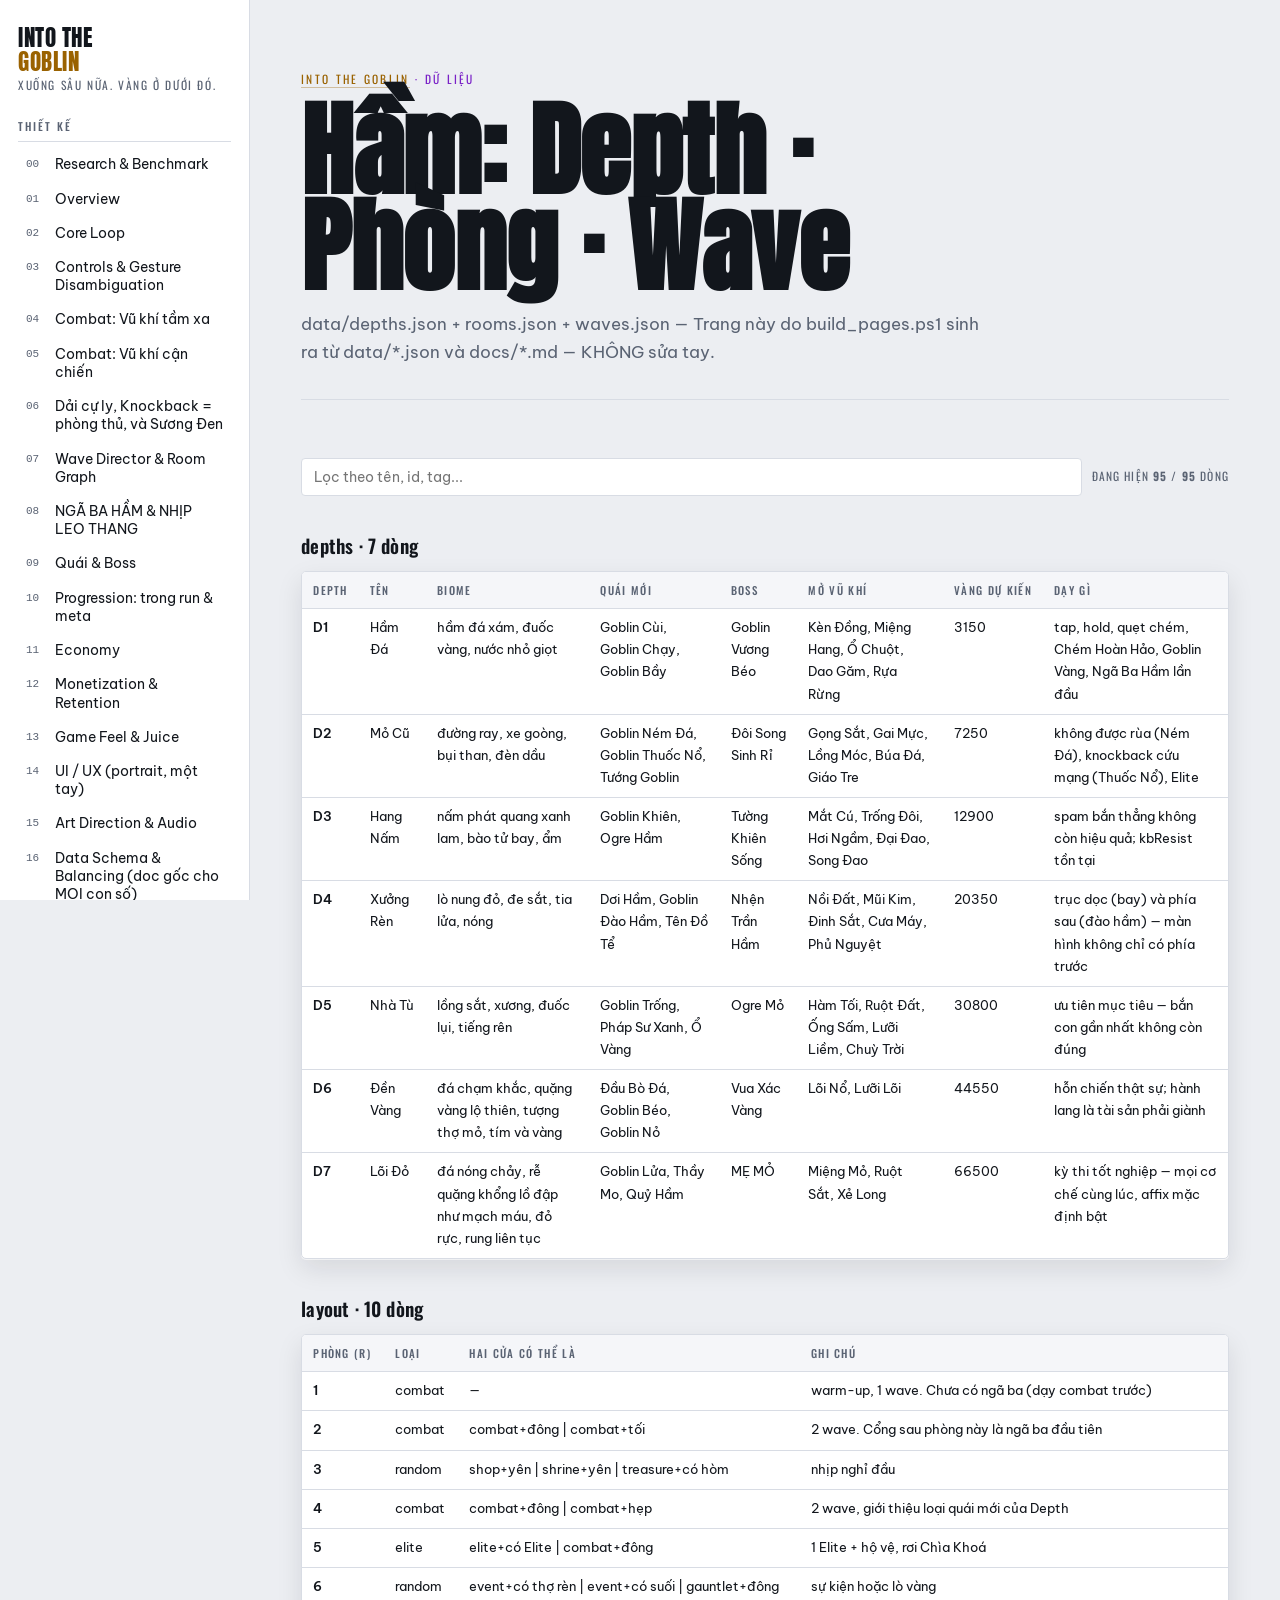
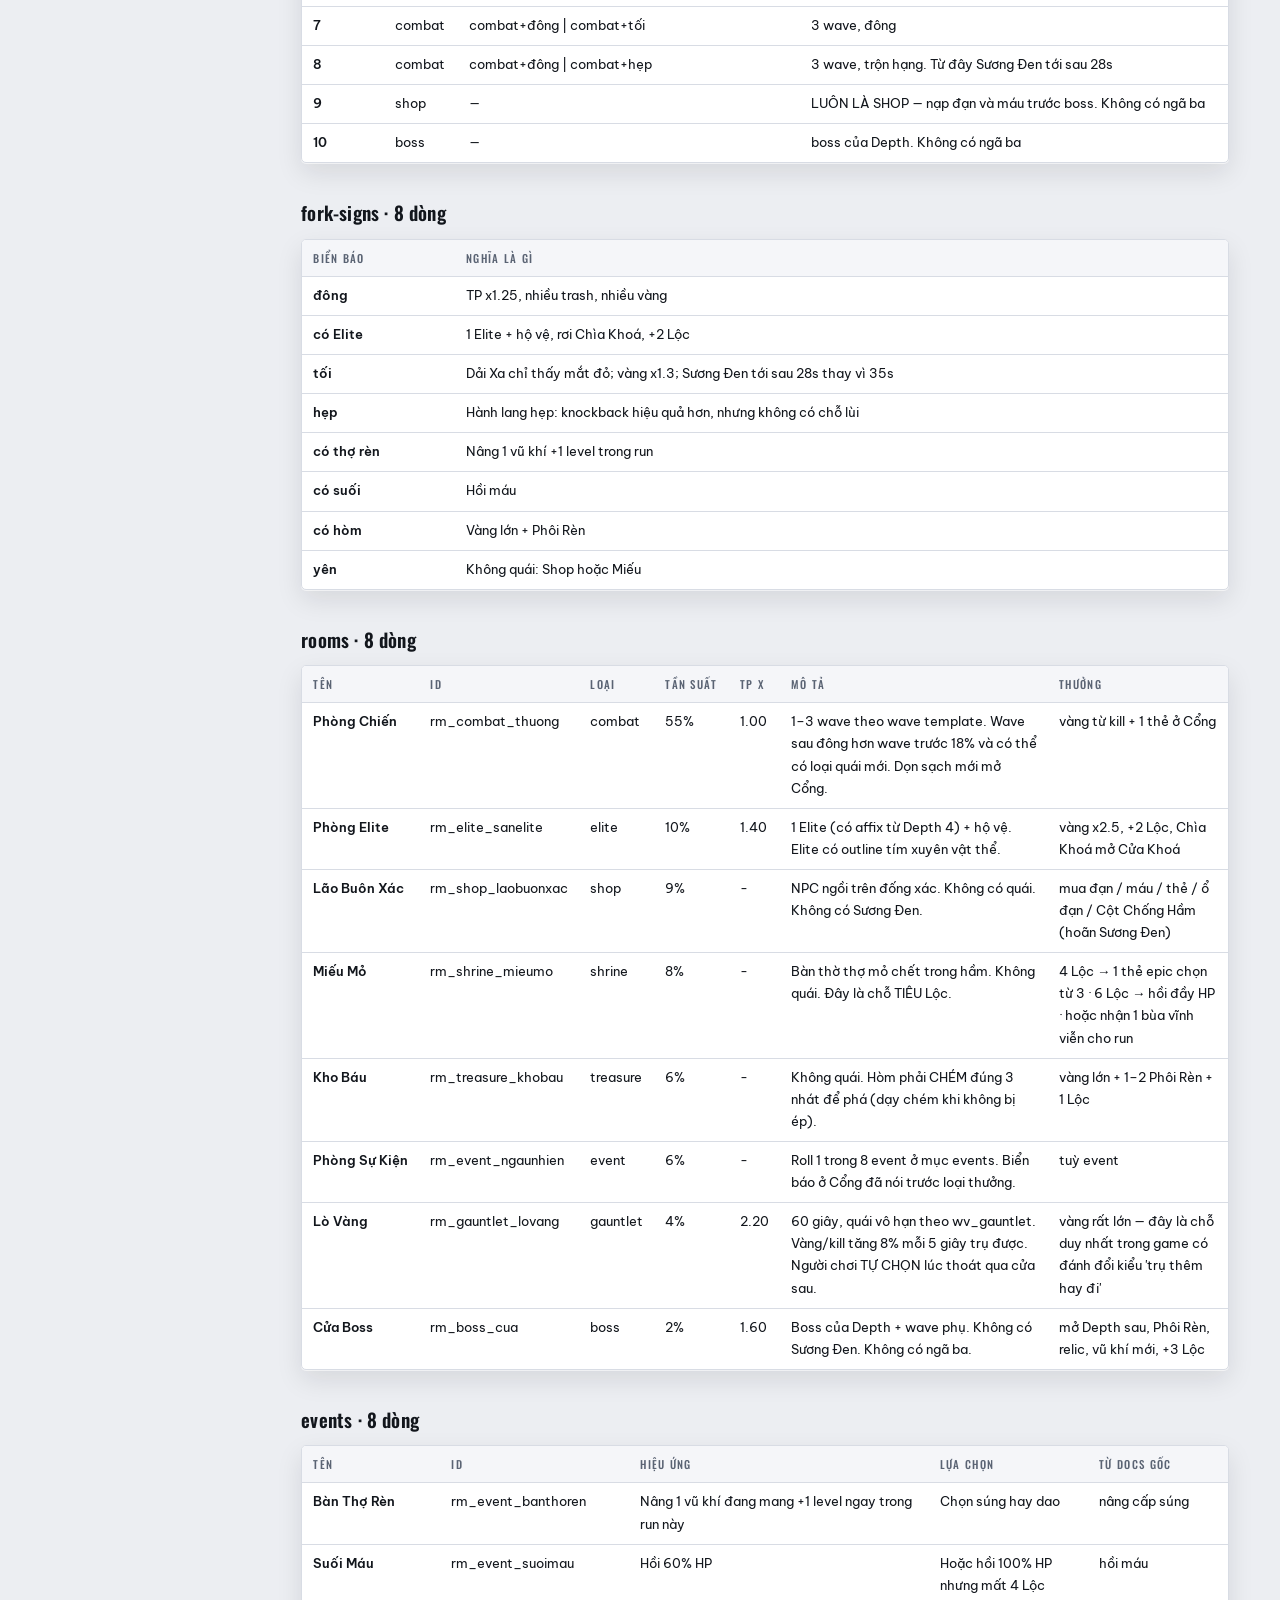
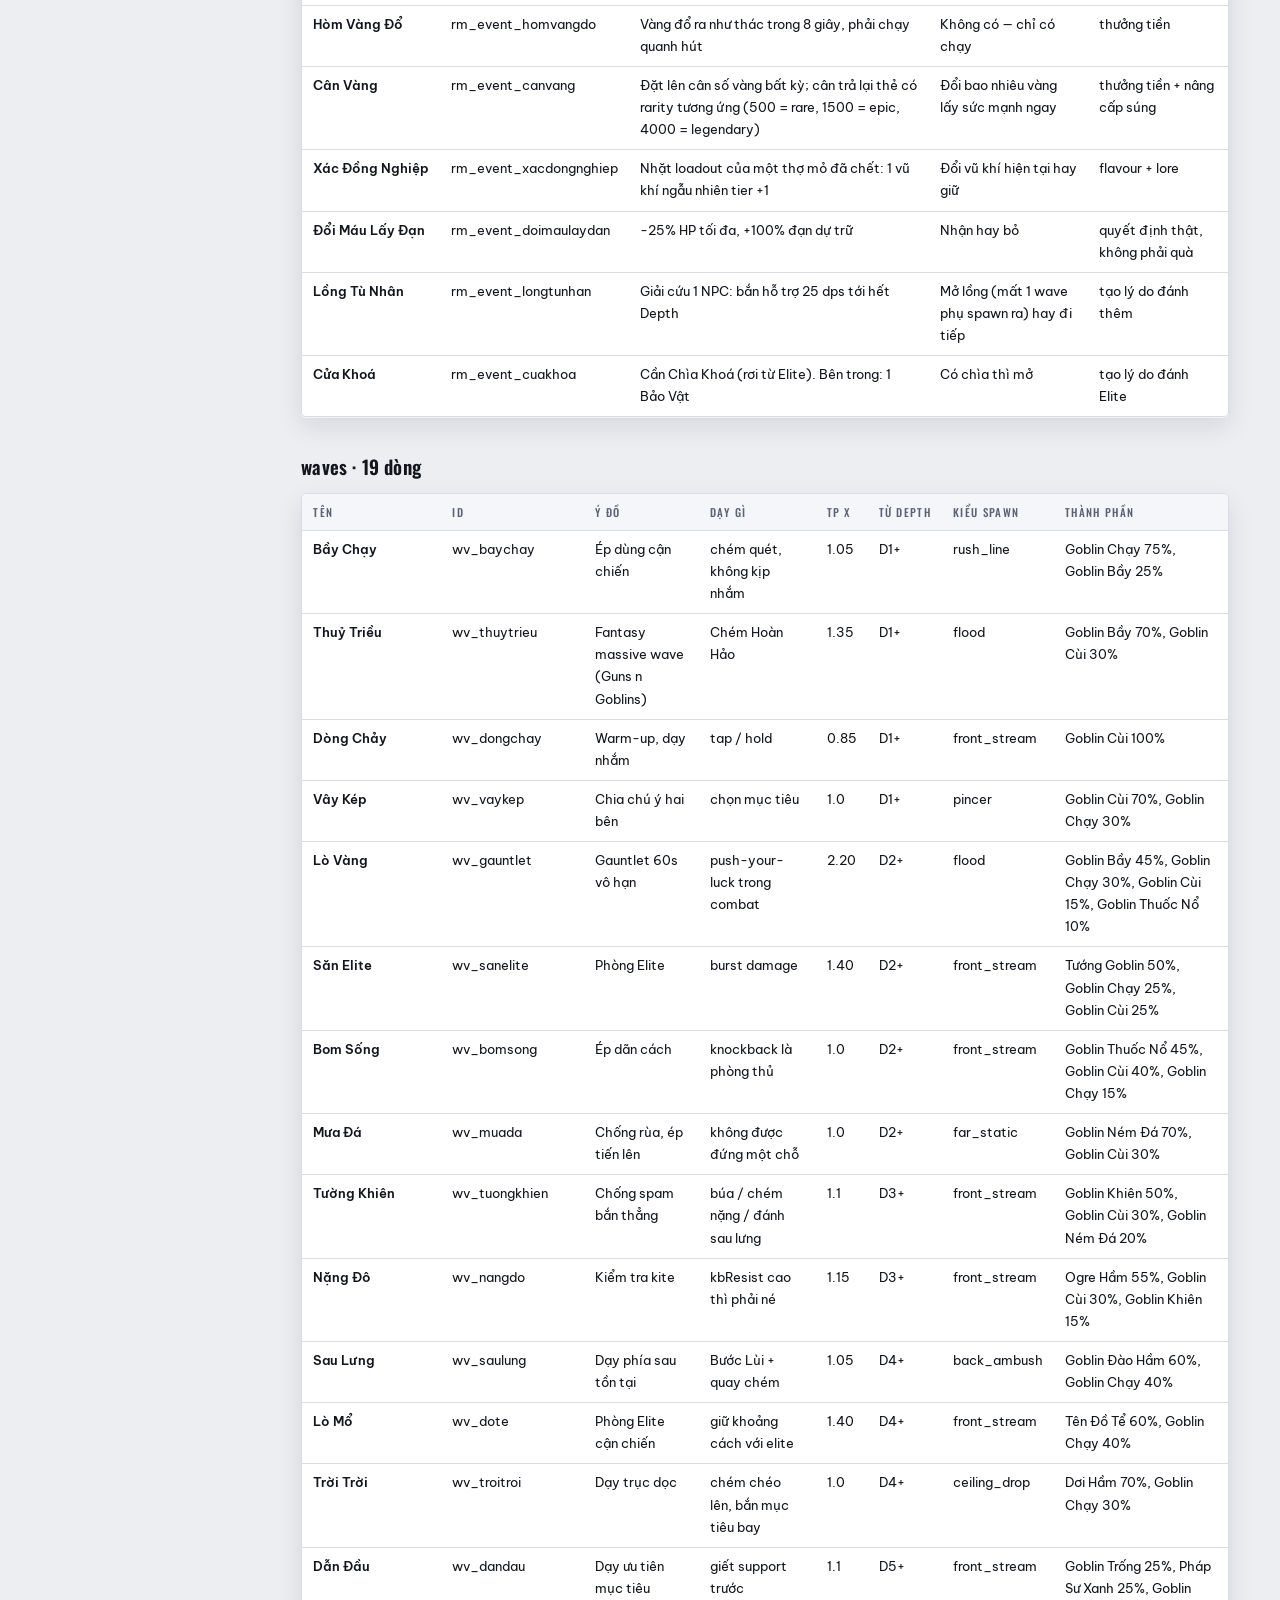
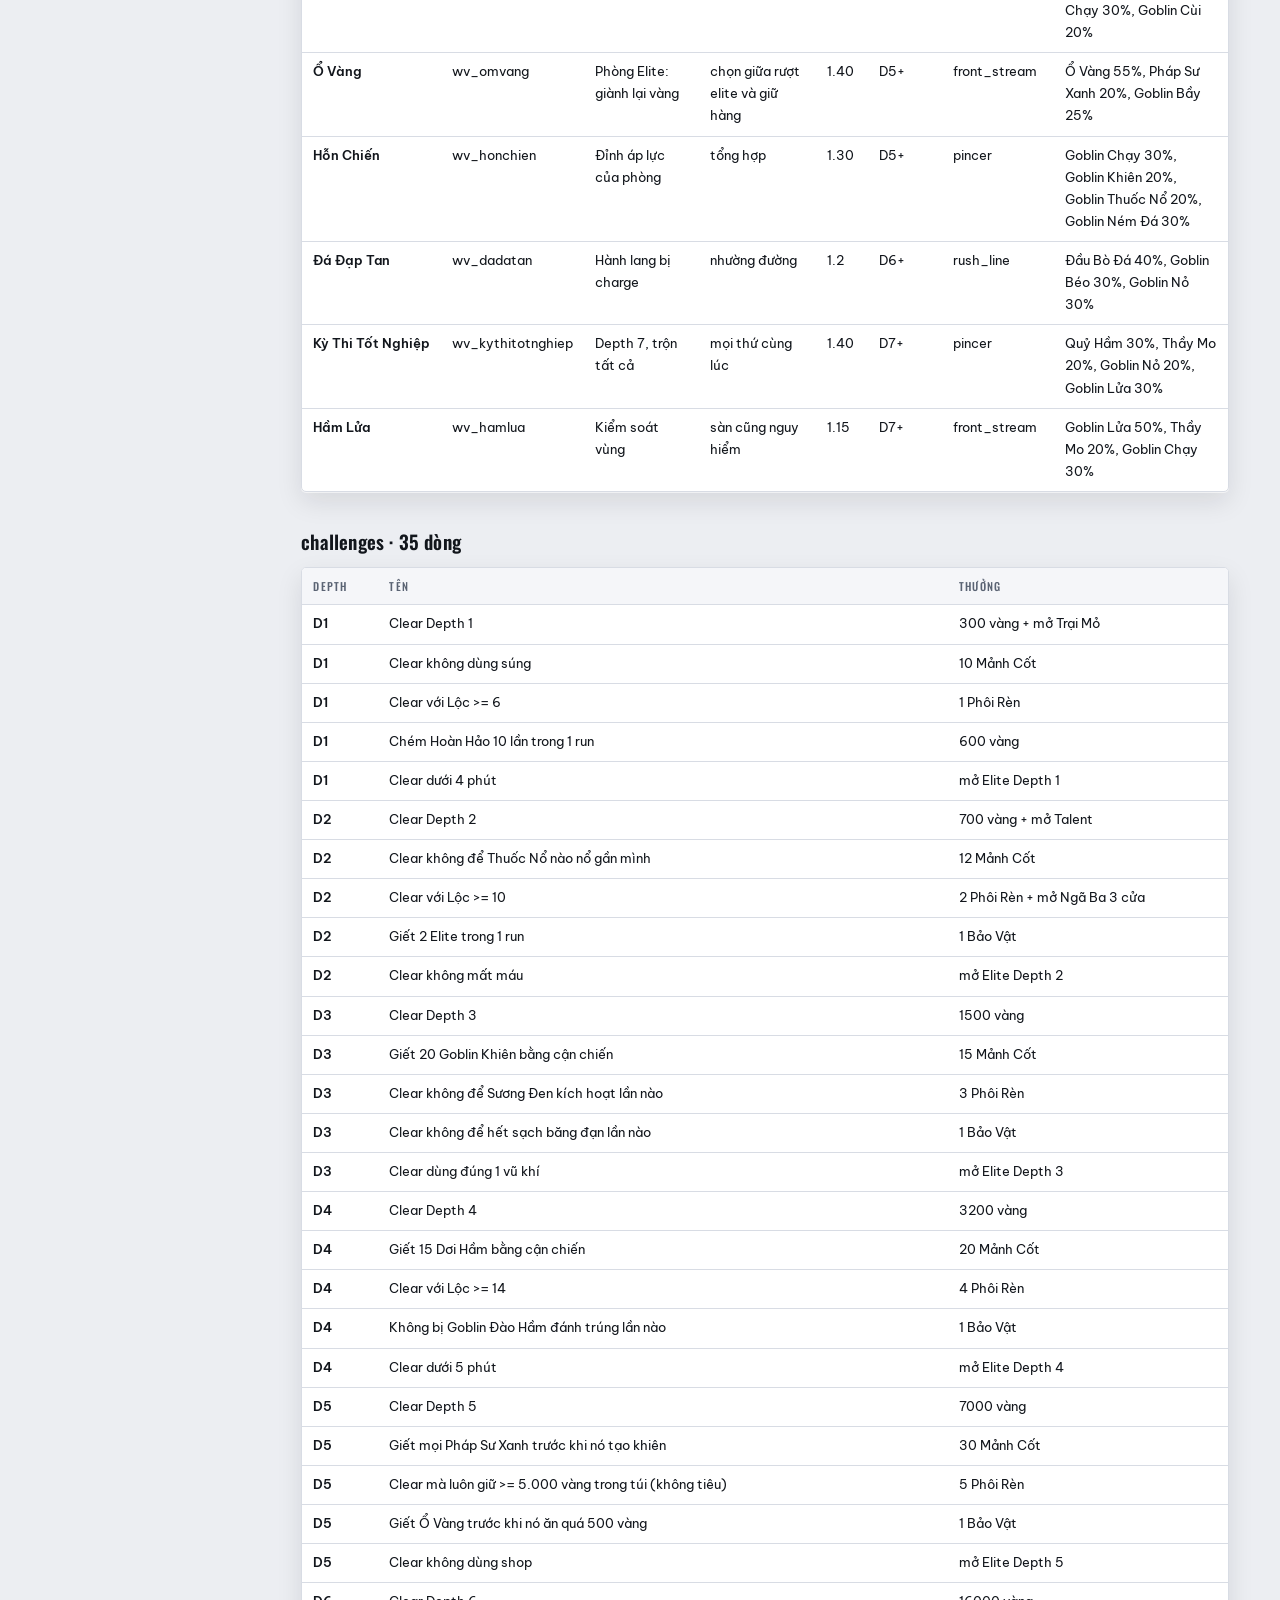
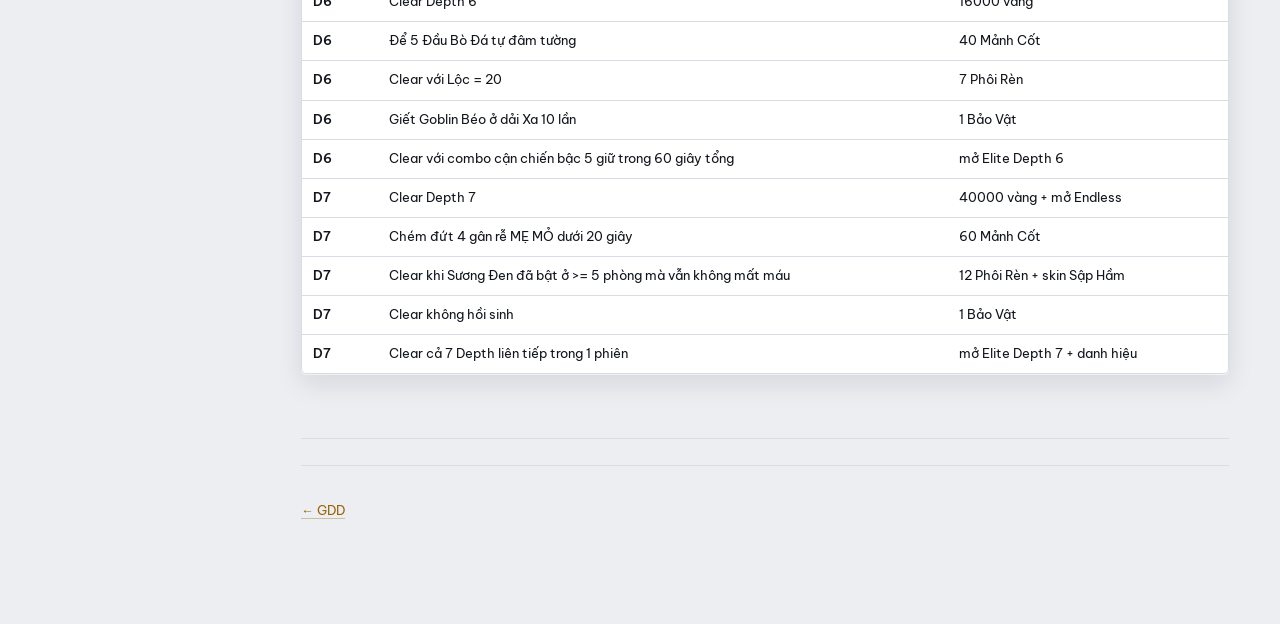
<file: content.html>
<!DOCTYPE html>
<html lang="vi">
<head>
<meta charset="utf-8" />
<meta name="viewport" content="width=device-width, initial-scale=1" />
<title>Hầm: Depth · Phòng · Wave | Into the Goblin</title>
<style>
@import url("https://fonts.googleapis.com/css2?family=Anton&family=Oswald:wght@400;500;600&family=Be+Vietnam+Pro:ital,wght@0,300;0,400;0,600;0,700;1,400&display=swap");
:root{
  --ground:#0B0D10; --surface:#141821; --surface2:#1B212C; --line:#262E3B;
  --ink:#E7E9ED; --muted:#8B93A2;
  --gold:#FFC53D; --gold-deep:#FF8A00; --bell:#B14CFF; --danger:#FF4438; --ok:#3ED598;
  --shadow:0 1px 0 rgba(255,255,255,.03), 0 12px 32px rgba(0,0,0,.45);
  --rail:250px;
  --f-disp:"Anton",Impact,"Arial Narrow Bold",sans-serif;
  --f-lab:"Oswald","Arial Narrow",sans-serif;
  --f-body:"Be Vietnam Pro",-apple-system,Segoe UI,Roboto,sans-serif;
  --f-mono:ui-monospace,SFMono-Regular,Menlo,Consolas,monospace;
}
:root:not([data-theme="light"]){ color-scheme:dark; }
@media (prefers-color-scheme: light){
  :root:not([data-theme="dark"]){
    --ground:#ECEEF2; --surface:#FFFFFF; --surface2:#F5F6F9; --line:#D8DCE4;
    --ink:#12161C; --muted:#5A6373;
    --gold:#9A6200; --gold-deep:#C07800; --bell:#7A21C7; --danger:#C42B20; --ok:#0E7C55;
    --shadow:0 1px 0 rgba(255,255,255,.6), 0 10px 26px rgba(16,22,32,.10);
    color-scheme:light;
  }
}
:root[data-theme="light"]{
  --ground:#ECEEF2; --surface:#FFFFFF; --surface2:#F5F6F9; --line:#D8DCE4;
  --ink:#12161C; --muted:#5A6373;
  --gold:#9A6200; --gold-deep:#C07800; --bell:#7A21C7; --danger:#C42B20; --ok:#0E7C55;
  --shadow:0 1px 0 rgba(255,255,255,.6), 0 10px 26px rgba(16,22,32,.10);
  color-scheme:light;
}
*{box-sizing:border-box}
body{margin:0;background:var(--ground);color:var(--ink);font-family:var(--f-body);font-weight:400;line-height:1.65;-webkit-font-smoothing:antialiased}
a{color:var(--gold);text-decoration:none;border-bottom:1px solid color-mix(in srgb, var(--gold) 35%, transparent)}
a:hover{color:var(--gold-deep)}
a:focus-visible,button:focus-visible,input:focus-visible{outline:2px solid var(--bell);outline-offset:2px}
.wrap{display:grid;grid-template-columns:var(--rail) minmax(0,1fr);gap:0;min-height:100vh}
nav.rail{position:sticky;top:0;align-self:start;height:100vh;overflow-y:auto;padding:26px 18px 40px;border-right:1px solid var(--line);background:var(--surface)}
nav.rail .brand{font-family:var(--f-disp);font-size:23px;letter-spacing:.5px;line-height:1.05;color:var(--ink);margin:0 0 2px}
nav.rail .brand span{color:var(--gold)}
nav.rail .tag{font-family:var(--f-lab);font-size:11.5px;letter-spacing:.14em;text-transform:uppercase;color:var(--muted);margin:0 0 22px}
nav.rail h4{font-family:var(--f-lab);font-weight:500;font-size:11px;letter-spacing:.18em;text-transform:uppercase;color:var(--muted);margin:20px 0 8px;padding-bottom:6px;border-bottom:1px solid var(--line)}
nav.rail ol{list-style:none;margin:0;padding:0;display:flex;flex-direction:column;gap:1px}
nav.rail a{display:flex;gap:9px;padding:5px 8px;border-radius:5px;border:0;color:var(--ink);font-size:13.5px;line-height:1.35}
nav.rail a:hover{background:var(--surface2);color:var(--gold)}
nav.rail a .n{font-family:var(--f-mono);font-size:11px;color:var(--muted);padding-top:2px;min-width:20px}
main{min-width:0;padding:0 clamp(18px,4vw,60px) 90px}
header.hero{padding:70px 0 34px;border-bottom:1px solid var(--line);margin-bottom:14px}
header.hero .eyebrow{font-family:var(--f-lab);font-size:11.5px;letter-spacing:.2em;text-transform:uppercase;color:var(--bell);margin:0 0 14px}
header.hero h1{font-family:var(--f-disp);font-size:clamp(46px,8.4vw,104px);line-height:.92;letter-spacing:-.5px;margin:0;text-wrap:balance}
header.hero h1 em{font-style:normal;color:var(--gold)}
header.hero .sub{max-width:62ch;color:var(--muted);font-size:16.5px;margin:16px 0 0}
header.hero .quote{font-family:var(--f-lab);font-weight:400;font-size:15px;letter-spacing:.06em;color:var(--gold);margin:20px 0 0;padding-left:14px;border-left:3px solid var(--gold)}
.chips{display:flex;flex-wrap:wrap;gap:8px;margin:26px 0 0;padding:0;list-style:none}
.chips li{background:var(--surface);border:1px solid var(--line);border-radius:3px;padding:7px 11px;display:flex;gap:7px;align-items:baseline}
.chips b{font-family:var(--f-disp);font-size:19px;color:var(--gold);font-variant-numeric:tabular-nums}
.chips span{font-family:var(--f-lab);font-size:11px;letter-spacing:.11em;text-transform:uppercase;color:var(--muted)}
section.doc{padding:44px 0;border-bottom:1px solid var(--line);scroll-margin-top:14px}
section.doc>h2{font-family:var(--f-disp);font-size:clamp(27px,3.4vw,40px);line-height:1.06;margin:0 0 4px;text-wrap:balance}
section.doc>.docnum{font-family:var(--f-mono);font-size:12px;color:var(--bell);letter-spacing:.1em;margin:0 0 6px}
section.doc>h2+.rule{height:2px;background:linear-gradient(90deg,var(--gold),transparent);margin:0 0 22px;max-width:220px}
.body{max-width:74ch}
.body.wide{max-width:none}
h3{font-family:var(--f-lab);font-weight:600;font-size:19px;letter-spacing:.01em;margin:34px 0 10px;color:var(--ink)}
h4{font-family:var(--f-lab);font-weight:500;font-size:15.5px;letter-spacing:.05em;text-transform:uppercase;color:var(--muted);margin:26px 0 8px}
h5{font-family:var(--f-lab);font-weight:600;font-size:14px;margin:20px 0 6px}
p{margin:0 0 13px}
ul,ol{margin:0 0 13px;padding-left:22px}
li{margin:0 0 5px}
li>.cont{display:block;color:var(--muted)}
strong{font-weight:700}
code{font-family:var(--f-mono);font-size:.87em;background:var(--surface2);border:1px solid var(--line);border-radius:3px;padding:1px 5px}
pre.ascii{font-family:var(--f-mono);font-size:12.2px;line-height:1.5;background:var(--surface);border:1px solid var(--line);border-left:3px solid var(--bell);border-radius:4px;padding:16px 18px;overflow-x:auto;margin:0 0 18px}
pre.ascii code{background:none;border:0;padding:0;font-size:inherit}
blockquote{margin:0 0 18px;padding:14px 18px;background:var(--surface);border-left:3px solid var(--gold);border-radius:0 4px 4px 0;color:var(--ink)}
blockquote p:last-child{margin:0}
hr{border:0;border-top:1px solid var(--line);margin:28px 0}
.tw{overflow-x:auto;margin:0 0 20px;border:1px solid var(--line);border-radius:5px;background:var(--surface);box-shadow:var(--shadow)}
table{border-collapse:collapse;width:100%;font-size:13.4px}
thead th{position:sticky;top:0;background:var(--surface2);font-family:var(--f-lab);font-weight:500;font-size:11px;letter-spacing:.12em;text-transform:uppercase;color:var(--muted);text-align:left;padding:9px 11px;border-bottom:1px solid var(--line);white-space:nowrap}
tbody td{padding:8px 11px;border-bottom:1px solid var(--line);vertical-align:top;font-variant-numeric:tabular-nums}
tbody tr:last-child td{border-bottom:0}
tbody tr:hover{background:var(--surface2)}
tbody td:first-child{font-weight:600;white-space:nowrap}
.filter{display:flex;gap:10px;align-items:center;flex-wrap:wrap;margin:0 0 14px}
.filter input{flex:1 1 240px;min-width:180px;background:var(--surface);color:var(--ink);border:1px solid var(--line);border-radius:4px;padding:9px 12px;font-family:var(--f-body);font-size:14px}
.filter .count{font-family:var(--f-lab);font-size:11.5px;letter-spacing:.1em;text-transform:uppercase;color:var(--muted)}
.ladder{display:flex;flex-direction:column;gap:3px;margin:0 0 12px;padding:18px;background:var(--surface);border:1px solid var(--line);border-radius:5px}
.rung{display:grid;grid-template-columns:38px 1fr 122px;gap:10px;align-items:center}
.rung .g{font-family:var(--f-mono);font-size:11.5px;color:var(--muted)}
.rung .bars{display:flex;flex-direction:column;gap:2px;min-width:0}
.rung .bar{display:block;height:7px;border-radius:1px;min-width:2px}
.bar.gold{background:linear-gradient(90deg,var(--gold),var(--gold-deep))}
.bar.bell{background:var(--bell);opacity:.75}
.rung .mult{font-family:var(--f-mono);font-size:11.5px;color:var(--ink);text-align:right;font-variant-numeric:tabular-nums}
.legend{font-size:12.5px;color:var(--muted)}
.legend .sw{display:inline-block;width:22px;height:7px;border-radius:1px;vertical-align:middle}
.legend .sw.gold{background:var(--gold)} .legend .sw.bell{background:var(--bell)}
.cards{display:grid;grid-template-columns:repeat(auto-fill,minmax(215px,1fr));gap:12px;margin:8px 0 0;padding:0;list-style:none}
.cards li{background:var(--surface);border:1px solid var(--line);border-radius:5px;padding:15px 16px}
.cards a{border:0;font-family:var(--f-lab);font-weight:600;font-size:15px;letter-spacing:.02em}
.cards p{margin:5px 0 0;font-size:12.8px;color:var(--muted)}
.stat{display:flex;gap:26px;flex-wrap:wrap;margin:0 0 20px;padding:16px 18px;background:var(--surface);border:1px solid var(--line);border-radius:5px}
.stat div{display:flex;flex-direction:column}
.stat b{font-family:var(--f-disp);font-size:26px;line-height:1;font-variant-numeric:tabular-nums}
.stat b.ok{color:var(--ok)} .stat b.warn{color:var(--gold)} .stat b.bad{color:var(--danger)}
.stat span{font-family:var(--f-lab);font-size:10.5px;letter-spacing:.14em;text-transform:uppercase;color:var(--muted);margin-top:4px}
footer{padding:34px 0 0;color:var(--muted);font-size:12.5px;border-top:1px solid var(--line);margin-top:26px}
.top{position:fixed;right:16px;bottom:16px;background:var(--surface);border:1px solid var(--line);border-radius:4px;padding:8px 12px;font-family:var(--f-lab);font-size:11px;letter-spacing:.12em;text-transform:uppercase;color:var(--muted)}
@media (max-width:900px){
  .wrap{grid-template-columns:1fr}
  nav.rail{position:static;height:auto;border-right:0;border-bottom:1px solid var(--line)}
  main{padding:0 18px 70px}
  header.hero{padding:34px 0 24px}
  .rung{grid-template-columns:32px 1fr 96px}
}
@media (prefers-reduced-motion:reduce){*{animation:none!important;transition:none!important}}
</style>
</head>
<body>
<div class="wrap">
<nav class="rail"><p class="brand">INTO THE<br /><span>GOBLIN</span></p><p class="tag">Xuống sâu nữa. Vàng ở dưới đó.</p>
<h4>Thiết kế</h4><ol>
<li><a href="GDD.html#doc-00"><span class="n">00</span><span>Research &amp; Benchmark</span></a></li>
<li><a href="GDD.html#doc-01"><span class="n">01</span><span>Overview</span></a></li>
<li><a href="GDD.html#doc-02"><span class="n">02</span><span>Core Loop</span></a></li>
<li><a href="GDD.html#doc-03"><span class="n">03</span><span>Controls &amp; Gesture Disambiguation</span></a></li>
<li><a href="GDD.html#doc-04"><span class="n">04</span><span>Combat: Vũ khí tầm xa</span></a></li>
<li><a href="GDD.html#doc-05"><span class="n">05</span><span>Combat: Vũ khí cận chiến</span></a></li>
<li><a href="GDD.html#doc-06"><span class="n">06</span><span>Dải cự ly, Knockback = phòng thủ, và Sương Đen</span></a></li>
<li><a href="GDD.html#doc-07"><span class="n">07</span><span>Wave Director &amp; Room Graph</span></a></li>
<li><a href="GDD.html#doc-08"><span class="n">08</span><span>NGÃ BA HẦM &amp; NHỊP LEO THANG</span></a></li>
<li><a href="GDD.html#doc-09"><span class="n">09</span><span>Quái &amp; Boss</span></a></li>
<li><a href="GDD.html#doc-10"><span class="n">10</span><span>Progression: trong run &amp; meta</span></a></li>
<li><a href="GDD.html#doc-11"><span class="n">11</span><span>Economy</span></a></li>
<li><a href="GDD.html#doc-12"><span class="n">12</span><span>Monetization &amp; Retention</span></a></li>
<li><a href="GDD.html#doc-13"><span class="n">13</span><span>Game Feel &amp; Juice</span></a></li>
<li><a href="GDD.html#doc-14"><span class="n">14</span><span>UI / UX (portrait, một tay)</span></a></li>
<li><a href="GDD.html#doc-15"><span class="n">15</span><span>Art Direction &amp; Audio</span></a></li>
<li><a href="GDD.html#doc-16"><span class="n">16</span><span>Data Schema &amp; Balancing (doc gốc cho MỌI con số)</span></a></li>
<li><a href="GDD.html#doc-17"><span class="n">17</span><span>Production Roadmap, Playtest &amp; Risk</span></a></li>
<li><a href="GDD.html#doc-18"><span class="n">18</span><span>Prototype three.js (playable)</span></a></li>
</ol>
<h4>Dữ liệu</h4><ol>
<li><a href="weapons.html"><span class="n">&#9679;</span><span>Vũ khí</span></a></li>
<li><a href="enemies.html"><span class="n">&#9679;</span><span>Quái &amp; Boss</span></a></li>
<li><a href="content.html"><span class="n">&#9679;</span><span>Hầm: Depth · Phòng · Wave</span></a></li>
<li><a href="meta.html"><span class="n">&#9679;</span><span>Thẻ · Bảo vật · Talent · Trại Mỏ</span></a></li>
<li><a href="economy.html"><span class="n">&#9679;</span><span>Kinh tế &amp; Kiếm tiền</span></a></li>
<li><a href="feel.html"><span class="n">&#9679;</span><span>Game Feel &amp; Điều khiển</span></a></li>
</ol>
<h4>Kiểm tra</h4><ol>
<li><a href="audit_report.md"><span class="n">&#9679;</span><span>audit_report.md</span></a></li>
<li><a href="balance_report.md"><span class="n">&#9679;</span><span>balance_report.md</span></a></li>
</ol></nav>

<main><header class="hero"><p class="eyebrow"><a href="GDD.html">INTO THE GOBLIN</a> &middot; Dữ liệu</p>
<h1>Hầm: Depth · Phòng · Wave</h1><p class="sub">data/depths.json + rooms.json + waves.json &mdash; Trang này do build_pages.ps1 sinh ra từ data/*.json và docs/*.md — KHÔNG sửa tay.</p></header>
<section class="doc"><div class="filter"><input id="q" type="search" placeholder="Lọc theo tên, id, tag..." /><span class="count">Đang hiện <b id="qc"></b> dòng</span></div>
<h3>depths &middot; 7 dòng</h3>
<div class="tw" data-table="depths"><table>
<thead><tr><th>Depth</th><th>Tên</th><th>Biome</th><th>Quái mới</th><th>Boss</th><th>Mở vũ khí</th><th>Vàng dự kiến</th><th>Dạy gì</th></tr></thead><tbody>
<tr data-hay="d1 hầm đá hầm đá xám, đuốc vàng, nước nhỏ giọt goblin cùi, goblin chạy, goblin bầy goblin vương béo kèn đồng, miệng hang, ổ chuột, dao găm, rựa rừng 3150 tap, hold, quẹt chém, chém hoàn hảo, goblin vàng, ngã ba hầm lần đầu"><td>D1</td><td>Hầm Đá</td><td>hầm đá xám, đuốc vàng, nước nhỏ giọt</td><td>Goblin Cùi, Goblin Chạy, Goblin Bầy</td><td>Goblin Vương Béo</td><td>Kèn Đồng, Miệng Hang, Ổ Chuột, Dao Găm, Rựa Rừng</td><td>3150</td><td>tap, hold, quẹt chém, Chém Hoàn Hảo, Goblin Vàng, Ngã Ba Hầm lần đầu</td></tr>
<tr data-hay="d2 mỏ cũ đường ray, xe goòng, bụi than, đèn dầu goblin ném đá, goblin thuốc nổ, tướng goblin đôi song sinh rỉ gọng sắt, gai mực, lồng móc, búa đá, giáo tre 7250 không được rùa (ném đá), knockback cứu mạng (thuốc nổ), elite"><td>D2</td><td>Mỏ Cũ</td><td>đường ray, xe goòng, bụi than, đèn dầu</td><td>Goblin Ném Đá, Goblin Thuốc Nổ, Tướng Goblin</td><td>Đôi Song Sinh Rỉ</td><td>Gọng Sắt, Gai Mực, Lồng Móc, Búa Đá, Giáo Tre</td><td>7250</td><td>không được rùa (Ném Đá), knockback cứu mạng (Thuốc Nổ), Elite</td></tr>
<tr data-hay="d3 hang nấm nấm phát quang xanh lam, bào tử bay, ẩm goblin khiên, ogre hầm tường khiên sống mắt cú, trống đôi, hơi ngầm, đại đao, song đao 12900 spam bắn thẳng không còn hiệu quả; kbresist tồn tại"><td>D3</td><td>Hang Nấm</td><td>nấm phát quang xanh lam, bào tử bay, ẩm</td><td>Goblin Khiên, Ogre Hầm</td><td>Tường Khiên Sống</td><td>Mắt Cú, Trống Đôi, Hơi Ngầm, Đại Đao, Song Đao</td><td>12900</td><td>spam bắn thẳng không còn hiệu quả; kbResist tồn tại</td></tr>
<tr data-hay="d4 xưởng rèn lò nung đỏ, đe sắt, tia lửa, nóng dơi hầm, goblin đào hầm, tên đồ tể nhện trần hầm nồi đất, mũi kim, đinh sắt, cưa máy, phủ nguyệt 20350 trục dọc (bay) và phía sau (đào hầm) — màn hình không chỉ có phía trước"><td>D4</td><td>Xưởng Rèn</td><td>lò nung đỏ, đe sắt, tia lửa, nóng</td><td>Dơi Hầm, Goblin Đào Hầm, Tên Đồ Tể</td><td>Nhện Trần Hầm</td><td>Nồi Đất, Mũi Kim, Đinh Sắt, Cưa Máy, Phủ Nguyệt</td><td>20350</td><td>trục dọc (bay) và phía sau (đào hầm) — màn hình không chỉ có phía trước</td></tr>
<tr data-hay="d5 nhà tù lồng sắt, xương, đuốc lụi, tiếng rên goblin trống, pháp sư xanh, ổ vàng ogre mỏ hàm tối, ruột đất, ống sấm, lưỡi liềm, chuỳ trời 30800 ưu tiên mục tiêu — bắn con gần nhất không còn đúng"><td>D5</td><td>Nhà Tù</td><td>lồng sắt, xương, đuốc lụi, tiếng rên</td><td>Goblin Trống, Pháp Sư Xanh, Ổ Vàng</td><td>Ogre Mỏ</td><td>Hàm Tối, Ruột Đất, Ống Sấm, Lưỡi Liềm, Chuỳ Trời</td><td>30800</td><td>ưu tiên mục tiêu — bắn con gần nhất không còn đúng</td></tr>
<tr data-hay="d6 đền vàng đá chạm khắc, quặng vàng lộ thiên, tượng thợ mỏ, tím và vàng đầu bò đá, goblin béo, goblin nỏ vua xác vàng lõi nổ, lưỡi lõi 44550 hỗn chiến thật sự; hành lang là tài sản phải giành"><td>D6</td><td>Đền Vàng</td><td>đá chạm khắc, quặng vàng lộ thiên, tượng thợ mỏ, tím và vàng</td><td>Đầu Bò Đá, Goblin Béo, Goblin Nỏ</td><td>Vua Xác Vàng</td><td>Lõi Nổ, Lưỡi Lõi</td><td>44550</td><td>hỗn chiến thật sự; hành lang là tài sản phải giành</td></tr>
<tr data-hay="d7 lõi đỏ đá nóng chảy, rễ quặng khổng lồ đập như mạch máu, đỏ rực, rung liên tục goblin lửa, thầy mo, quỷ hầm mẹ mỏ miệng mỏ, ruột sắt, xẻ long 66500 kỳ thi tốt nghiệp — mọi cơ chế cùng lúc, affix mặc định bật"><td>D7</td><td>Lõi Đỏ</td><td>đá nóng chảy, rễ quặng khổng lồ đập như mạch máu, đỏ rực, rung liên tục</td><td>Goblin Lửa, Thầy Mo, Quỷ Hầm</td><td>MẸ MỎ</td><td>Miệng Mỏ, Ruột Sắt, Xẻ Long</td><td>66500</td><td>kỳ thi tốt nghiệp — mọi cơ chế cùng lúc, affix mặc định bật</td></tr>
</tbody></table></div>

<h3>layout &middot; 10 dòng</h3>
<div class="tw" data-table="layout"><table>
<thead><tr><th>Phòng (R)</th><th>Loại</th><th>Hai cửa có thể là</th><th>Ghi chú</th></tr></thead><tbody>
<tr data-hay="1 combat — warm-up, 1 wave. chưa có ngã ba (dạy combat trước)"><td>1</td><td>combat</td><td>—</td><td>warm-up, 1 wave. Chưa có ngã ba (dạy combat trước)</td></tr>
<tr data-hay="2 combat combat+đông | combat+tối 2 wave. cổng sau phòng này là ngã ba đầu tiên"><td>2</td><td>combat</td><td>combat+đông | combat+tối</td><td>2 wave. Cổng sau phòng này là ngã ba đầu tiên</td></tr>
<tr data-hay="3 random shop+yên | shrine+yên | treasure+có hòm nhịp nghỉ đầu"><td>3</td><td>random</td><td>shop+yên | shrine+yên | treasure+có hòm</td><td>nhịp nghỉ đầu</td></tr>
<tr data-hay="4 combat combat+đông | combat+hẹp 2 wave, giới thiệu loại quái mới của depth"><td>4</td><td>combat</td><td>combat+đông | combat+hẹp</td><td>2 wave, giới thiệu loại quái mới của Depth</td></tr>
<tr data-hay="5 elite elite+có elite | combat+đông 1 elite + hộ vệ, rơi chìa khoá"><td>5</td><td>elite</td><td>elite+có Elite | combat+đông</td><td>1 Elite + hộ vệ, rơi Chìa Khoá</td></tr>
<tr data-hay="6 random event+có thợ rèn | event+có suối | gauntlet+đông sự kiện hoặc lò vàng"><td>6</td><td>random</td><td>event+có thợ rèn | event+có suối | gauntlet+đông</td><td>sự kiện hoặc lò vàng</td></tr>
<tr data-hay="7 combat combat+đông | combat+tối 3 wave, đông"><td>7</td><td>combat</td><td>combat+đông | combat+tối</td><td>3 wave, đông</td></tr>
<tr data-hay="8 combat combat+đông | combat+hẹp 3 wave, trộn hạng. từ đây sương đen tới sau 28s"><td>8</td><td>combat</td><td>combat+đông | combat+hẹp</td><td>3 wave, trộn hạng. Từ đây Sương Đen tới sau 28s</td></tr>
<tr data-hay="9 shop — luôn là shop — nạp đạn và máu trước boss. không có ngã ba"><td>9</td><td>shop</td><td>—</td><td>LUÔN LÀ SHOP — nạp đạn và máu trước boss. Không có ngã ba</td></tr>
<tr data-hay="10 boss — boss của depth. không có ngã ba"><td>10</td><td>boss</td><td>—</td><td>boss của Depth. Không có ngã ba</td></tr>
</tbody></table></div>

<h3>fork-signs &middot; 8 dòng</h3>
<div class="tw" data-table="fork-signs"><table>
<thead><tr><th>Biển báo</th><th>Nghĩa là gì</th></tr></thead><tbody>
<tr data-hay="đông tp x1.25, nhiều trash, nhiều vàng"><td>đông</td><td>TP x1.25, nhiều trash, nhiều vàng</td></tr>
<tr data-hay="có elite 1 elite + hộ vệ, rơi chìa khoá, +2 lộc"><td>có Elite</td><td>1 Elite + hộ vệ, rơi Chìa Khoá, +2 Lộc</td></tr>
<tr data-hay="tối dải xa chỉ thấy mắt đỏ; vàng x1.3; sương đen tới sau 28s thay vì 35s"><td>tối</td><td>Dải Xa chỉ thấy mắt đỏ; vàng x1.3; Sương Đen tới sau 28s thay vì 35s</td></tr>
<tr data-hay="hẹp hành lang hẹp: knockback hiệu quả hơn, nhưng không có chỗ lùi"><td>hẹp</td><td>Hành lang hẹp: knockback hiệu quả hơn, nhưng không có chỗ lùi</td></tr>
<tr data-hay="có thợ rèn nâng 1 vũ khí +1 level trong run"><td>có thợ rèn</td><td>Nâng 1 vũ khí +1 level trong run</td></tr>
<tr data-hay="có suối hồi máu"><td>có suối</td><td>Hồi máu</td></tr>
<tr data-hay="có hòm vàng lớn + phôi rèn"><td>có hòm</td><td>Vàng lớn + Phôi Rèn</td></tr>
<tr data-hay="yên không quái: shop hoặc miếu"><td>yên</td><td>Không quái: Shop hoặc Miếu</td></tr>
</tbody></table></div>

<h3>rooms &middot; 8 dòng</h3>
<div class="tw" data-table="rooms"><table>
<thead><tr><th>Tên</th><th>ID</th><th>Loại</th><th>Tần suất</th><th>TP x</th><th>Mô tả</th><th>Thưởng</th></tr></thead><tbody>
<tr data-hay="phòng chiến rm_combat_thuong combat 55% 1.00 1–3 wave theo wave template. wave sau đông hơn wave trước 18% và có thể có loại quái mới. dọn sạch mới mở cổng. vàng từ kill + 1 thẻ ở cổng"><td>Phòng Chiến</td><td>rm_combat_thuong</td><td>combat</td><td>55%</td><td>1.00</td><td>1–3 wave theo wave template. Wave sau đông hơn wave trước 18% và có thể có loại quái mới. Dọn sạch mới mở Cổng.</td><td>vàng từ kill + 1 thẻ ở Cổng</td></tr>
<tr data-hay="phòng elite rm_elite_sanelite elite 10% 1.40 1 elite (có affix từ depth 4) + hộ vệ. elite có outline tím xuyên vật thể. vàng x2.5, +2 lộc, chìa khoá mở cửa khoá"><td>Phòng Elite</td><td>rm_elite_sanelite</td><td>elite</td><td>10%</td><td>1.40</td><td>1 Elite (có affix từ Depth 4) + hộ vệ. Elite có outline tím xuyên vật thể.</td><td>vàng x2.5, +2 Lộc, Chìa Khoá mở Cửa Khoá</td></tr>
<tr data-hay="lão buôn xác rm_shop_laobuonxac shop 9% - npc ngồi trên đống xác. không có quái. không có sương đen. mua đạn / máu / thẻ / ổ đạn / cột chống hầm (hoãn sương đen)"><td>Lão Buôn Xác</td><td>rm_shop_laobuonxac</td><td>shop</td><td>9%</td><td>-</td><td>NPC ngồi trên đống xác. Không có quái. Không có Sương Đen.</td><td>mua đạn / máu / thẻ / ổ đạn / Cột Chống Hầm (hoãn Sương Đen)</td></tr>
<tr data-hay="miếu mỏ rm_shrine_mieumo shrine 8% - bàn thờ thợ mỏ chết trong hầm. không quái. đây là chỗ tiêu lộc. 4 lộc → 1 thẻ epic chọn từ 3 · 6 lộc → hồi đầy hp · hoặc nhận 1 bùa vĩnh viễn cho run"><td>Miếu Mỏ</td><td>rm_shrine_mieumo</td><td>shrine</td><td>8%</td><td>-</td><td>Bàn thờ thợ mỏ chết trong hầm. Không quái. Đây là chỗ TIÊU Lộc.</td><td>4 Lộc → 1 thẻ epic chọn từ 3 · 6 Lộc → hồi đầy HP · hoặc nhận 1 bùa vĩnh viễn cho run</td></tr>
<tr data-hay="kho báu rm_treasure_khobau treasure 6% - không quái. hòm phải chém đúng 3 nhát để phá (dạy chém khi không bị ép). vàng lớn + 1–2 phôi rèn + 1 lộc"><td>Kho Báu</td><td>rm_treasure_khobau</td><td>treasure</td><td>6%</td><td>-</td><td>Không quái. Hòm phải CHÉM đúng 3 nhát để phá (dạy chém khi không bị ép).</td><td>vàng lớn + 1–2 Phôi Rèn + 1 Lộc</td></tr>
<tr data-hay="phòng sự kiện rm_event_ngaunhien event 6% - roll 1 trong 8 event ở mục events. biển báo ở cổng đã nói trước loại thưởng. tuỳ event"><td>Phòng Sự Kiện</td><td>rm_event_ngaunhien</td><td>event</td><td>6%</td><td>-</td><td>Roll 1 trong 8 event ở mục events. Biển báo ở Cổng đã nói trước loại thưởng.</td><td>tuỳ event</td></tr>
<tr data-hay="lò vàng rm_gauntlet_lovang gauntlet 4% 2.20 60 giây, quái vô hạn theo wv_gauntlet. vàng/kill tăng 8% mỗi 5 giây trụ được. người chơi tự chọn lúc thoát qua cửa sau. vàng rất lớn — đây là chỗ duy nhất trong game có đánh đổi kiểu 'trụ thêm hay đi'"><td>Lò Vàng</td><td>rm_gauntlet_lovang</td><td>gauntlet</td><td>4%</td><td>2.20</td><td>60 giây, quái vô hạn theo wv_gauntlet. Vàng/kill tăng 8% mỗi 5 giây trụ được. Người chơi TỰ CHỌN lúc thoát qua cửa sau.</td><td>vàng rất lớn — đây là chỗ duy nhất trong game có đánh đổi kiểu 'trụ thêm hay đi'</td></tr>
<tr data-hay="cửa boss rm_boss_cua boss 2% 1.60 boss của depth + wave phụ. không có sương đen. không có ngã ba. mở depth sau, phôi rèn, relic, vũ khí mới, +3 lộc"><td>Cửa Boss</td><td>rm_boss_cua</td><td>boss</td><td>2%</td><td>1.60</td><td>Boss của Depth + wave phụ. Không có Sương Đen. Không có ngã ba.</td><td>mở Depth sau, Phôi Rèn, relic, vũ khí mới, +3 Lộc</td></tr>
</tbody></table></div>

<h3>events &middot; 8 dòng</h3>
<div class="tw" data-table="events"><table>
<thead><tr><th>Tên</th><th>ID</th><th>Hiệu ứng</th><th>Lựa chọn</th><th>Từ docs gốc</th></tr></thead><tbody>
<tr data-hay="bàn thợ rèn rm_event_banthoren nâng 1 vũ khí đang mang +1 level ngay trong run này chọn súng hay dao nâng cấp súng"><td>Bàn Thợ Rèn</td><td>rm_event_banthoren</td><td>Nâng 1 vũ khí đang mang +1 level ngay trong run này</td><td>Chọn súng hay dao</td><td>nâng cấp súng</td></tr>
<tr data-hay="suối máu rm_event_suoimau hồi 60% hp hoặc hồi 100% hp nhưng mất 4 lộc hồi máu"><td>Suối Máu</td><td>rm_event_suoimau</td><td>Hồi 60% HP</td><td>Hoặc hồi 100% HP nhưng mất 4 Lộc</td><td>hồi máu</td></tr>
<tr data-hay="hòm vàng đổ rm_event_homvangdo vàng đổ ra như thác trong 8 giây, phải chạy quanh hút không có — chỉ có chạy thưởng tiền"><td>Hòm Vàng Đổ</td><td>rm_event_homvangdo</td><td>Vàng đổ ra như thác trong 8 giây, phải chạy quanh hút</td><td>Không có — chỉ có chạy</td><td>thưởng tiền</td></tr>
<tr data-hay="cân vàng rm_event_canvang đặt lên cân số vàng bất kỳ; cân trả lại thẻ có rarity tương ứng (500 = rare, 1500 = epic, 4000 = legendary) đổi bao nhiêu vàng lấy sức mạnh ngay thưởng tiền + nâng cấp súng"><td>Cân Vàng</td><td>rm_event_canvang</td><td>Đặt lên cân số vàng bất kỳ; cân trả lại thẻ có rarity tương ứng (500 = rare, 1500 = epic, 4000 = legendary)</td><td>Đổi bao nhiêu vàng lấy sức mạnh ngay</td><td>thưởng tiền + nâng cấp súng</td></tr>
<tr data-hay="xác đồng nghiệp rm_event_xacdongnghiep nhặt loadout của một thợ mỏ đã chết: 1 vũ khí ngẫu nhiên tier +1 đổi vũ khí hiện tại hay giữ flavour + lore"><td>Xác Đồng Nghiệp</td><td>rm_event_xacdongnghiep</td><td>Nhặt loadout của một thợ mỏ đã chết: 1 vũ khí ngẫu nhiên tier +1</td><td>Đổi vũ khí hiện tại hay giữ</td><td>flavour + lore</td></tr>
<tr data-hay="đổi máu lấy đạn rm_event_doimaulaydan -25% hp tối đa, +100% đạn dự trữ nhận hay bỏ quyết định thật, không phải quà"><td>Đổi Máu Lấy Đạn</td><td>rm_event_doimaulaydan</td><td>-25% HP tối đa, +100% đạn dự trữ</td><td>Nhận hay bỏ</td><td>quyết định thật, không phải quà</td></tr>
<tr data-hay="lồng tù nhân rm_event_longtunhan giải cứu 1 npc: bắn hỗ trợ 25 dps tới hết depth mở lồng (mất 1 wave phụ spawn ra) hay đi tiếp tạo lý do đánh thêm"><td>Lồng Tù Nhân</td><td>rm_event_longtunhan</td><td>Giải cứu 1 NPC: bắn hỗ trợ 25 dps tới hết Depth</td><td>Mở lồng (mất 1 wave phụ spawn ra) hay đi tiếp</td><td>tạo lý do đánh thêm</td></tr>
<tr data-hay="cửa khoá rm_event_cuakhoa cần chìa khoá (rơi từ elite). bên trong: 1 bảo vật có chìa thì mở tạo lý do đánh elite"><td>Cửa Khoá</td><td>rm_event_cuakhoa</td><td>Cần Chìa Khoá (rơi từ Elite). Bên trong: 1 Bảo Vật</td><td>Có chìa thì mở</td><td>tạo lý do đánh Elite</td></tr>
</tbody></table></div>

<h3>waves &middot; 19 dòng</h3>
<div class="tw" data-table="waves"><table>
<thead><tr><th>Tên</th><th>ID</th><th>Ý đồ</th><th>Dạy gì</th><th>TP x</th><th>Từ Depth</th><th>Kiểu spawn</th><th>Thành phần</th></tr></thead><tbody>
<tr data-hay="bầy chạy wv_baychay ép dùng cận chiến chém quét, không kịp nhắm 1.05 d1+ rush_line goblin chạy 75%, goblin bầy 25%"><td>Bầy Chạy</td><td>wv_baychay</td><td>Ép dùng cận chiến</td><td>chém quét, không kịp nhắm</td><td>1.05</td><td>D1+</td><td>rush_line</td><td>Goblin Chạy 75%, Goblin Bầy 25%</td></tr>
<tr data-hay="thuỷ triều wv_thuytrieu fantasy massive wave (guns n goblins) chém hoàn hảo 1.35 d1+ flood goblin bầy 70%, goblin cùi 30%"><td>Thuỷ Triều</td><td>wv_thuytrieu</td><td>Fantasy massive wave (Guns n Goblins)</td><td>Chém Hoàn Hảo</td><td>1.35</td><td>D1+</td><td>flood</td><td>Goblin Bầy 70%, Goblin Cùi 30%</td></tr>
<tr data-hay="dòng chảy wv_dongchay warm-up, dạy nhắm tap / hold 0.85 d1+ front_stream goblin cùi 100%"><td>Dòng Chảy</td><td>wv_dongchay</td><td>Warm-up, dạy nhắm</td><td>tap / hold</td><td>0.85</td><td>D1+</td><td>front_stream</td><td>Goblin Cùi 100%</td></tr>
<tr data-hay="vây kép wv_vaykep chia chú ý hai bên chọn mục tiêu 1.0 d1+ pincer goblin cùi 70%, goblin chạy 30%"><td>Vây Kép</td><td>wv_vaykep</td><td>Chia chú ý hai bên</td><td>chọn mục tiêu</td><td>1.0</td><td>D1+</td><td>pincer</td><td>Goblin Cùi 70%, Goblin Chạy 30%</td></tr>
<tr data-hay="lò vàng wv_gauntlet gauntlet 60s vô hạn push-your-luck trong combat 2.20 d2+ flood goblin bầy 45%, goblin chạy 30%, goblin cùi 15%, goblin thuốc nổ 10%"><td>Lò Vàng</td><td>wv_gauntlet</td><td>Gauntlet 60s vô hạn</td><td>push-your-luck trong combat</td><td>2.20</td><td>D2+</td><td>flood</td><td>Goblin Bầy 45%, Goblin Chạy 30%, Goblin Cùi 15%, Goblin Thuốc Nổ 10%</td></tr>
<tr data-hay="săn elite wv_sanelite phòng elite burst damage 1.40 d2+ front_stream tướng goblin 50%, goblin chạy 25%, goblin cùi 25%"><td>Săn Elite</td><td>wv_sanelite</td><td>Phòng Elite</td><td>burst damage</td><td>1.40</td><td>D2+</td><td>front_stream</td><td>Tướng Goblin 50%, Goblin Chạy 25%, Goblin Cùi 25%</td></tr>
<tr data-hay="bom sống wv_bomsong ép dãn cách knockback là phòng thủ 1.0 d2+ front_stream goblin thuốc nổ 45%, goblin cùi 40%, goblin chạy 15%"><td>Bom Sống</td><td>wv_bomsong</td><td>Ép dãn cách</td><td>knockback là phòng thủ</td><td>1.0</td><td>D2+</td><td>front_stream</td><td>Goblin Thuốc Nổ 45%, Goblin Cùi 40%, Goblin Chạy 15%</td></tr>
<tr data-hay="mưa đá wv_muada chống rùa, ép tiến lên không được đứng một chỗ 1.0 d2+ far_static goblin ném đá 70%, goblin cùi 30%"><td>Mưa Đá</td><td>wv_muada</td><td>Chống rùa, ép tiến lên</td><td>không được đứng một chỗ</td><td>1.0</td><td>D2+</td><td>far_static</td><td>Goblin Ném Đá 70%, Goblin Cùi 30%</td></tr>
<tr data-hay="tường khiên wv_tuongkhien chống spam bắn thẳng búa / chém nặng / đánh sau lưng 1.1 d3+ front_stream goblin khiên 50%, goblin cùi 30%, goblin ném đá 20%"><td>Tường Khiên</td><td>wv_tuongkhien</td><td>Chống spam bắn thẳng</td><td>búa / chém nặng / đánh sau lưng</td><td>1.1</td><td>D3+</td><td>front_stream</td><td>Goblin Khiên 50%, Goblin Cùi 30%, Goblin Ném Đá 20%</td></tr>
<tr data-hay="nặng đô wv_nangdo kiểm tra kite kbresist cao thì phải né 1.15 d3+ front_stream ogre hầm 55%, goblin cùi 30%, goblin khiên 15%"><td>Nặng Đô</td><td>wv_nangdo</td><td>Kiểm tra kite</td><td>kbResist cao thì phải né</td><td>1.15</td><td>D3+</td><td>front_stream</td><td>Ogre Hầm 55%, Goblin Cùi 30%, Goblin Khiên 15%</td></tr>
<tr data-hay="sau lưng wv_saulung dạy phía sau tồn tại bước lùi + quay chém 1.05 d4+ back_ambush goblin đào hầm 60%, goblin chạy 40%"><td>Sau Lưng</td><td>wv_saulung</td><td>Dạy phía sau tồn tại</td><td>Bước Lùi + quay chém</td><td>1.05</td><td>D4+</td><td>back_ambush</td><td>Goblin Đào Hầm 60%, Goblin Chạy 40%</td></tr>
<tr data-hay="lò mổ wv_dote phòng elite cận chiến giữ khoảng cách với elite 1.40 d4+ front_stream tên đồ tể 60%, goblin chạy 40%"><td>Lò Mổ</td><td>wv_dote</td><td>Phòng Elite cận chiến</td><td>giữ khoảng cách với elite</td><td>1.40</td><td>D4+</td><td>front_stream</td><td>Tên Đồ Tể 60%, Goblin Chạy 40%</td></tr>
<tr data-hay="trời trời wv_troitroi dạy trục dọc chém chéo lên, bắn mục tiêu bay 1.0 d4+ ceiling_drop dơi hầm 70%, goblin chạy 30%"><td>Trời Trời</td><td>wv_troitroi</td><td>Dạy trục dọc</td><td>chém chéo lên, bắn mục tiêu bay</td><td>1.0</td><td>D4+</td><td>ceiling_drop</td><td>Dơi Hầm 70%, Goblin Chạy 30%</td></tr>
<tr data-hay="dẫn đầu wv_dandau dạy ưu tiên mục tiêu giết support trước 1.1 d5+ front_stream goblin trống 25%, pháp sư xanh 25%, goblin chạy 30%, goblin cùi 20%"><td>Dẫn Đầu</td><td>wv_dandau</td><td>Dạy ưu tiên mục tiêu</td><td>giết support trước</td><td>1.1</td><td>D5+</td><td>front_stream</td><td>Goblin Trống 25%, Pháp Sư Xanh 25%, Goblin Chạy 30%, Goblin Cùi 20%</td></tr>
<tr data-hay="ổ vàng wv_omvang phòng elite: giành lại vàng chọn giữa rượt elite và giữ hàng 1.40 d5+ front_stream ổ vàng 55%, pháp sư xanh 20%, goblin bầy 25%"><td>Ổ Vàng</td><td>wv_omvang</td><td>Phòng Elite: giành lại vàng</td><td>chọn giữa rượt elite và giữ hàng</td><td>1.40</td><td>D5+</td><td>front_stream</td><td>Ổ Vàng 55%, Pháp Sư Xanh 20%, Goblin Bầy 25%</td></tr>
<tr data-hay="hỗn chiến wv_honchien đỉnh áp lực của phòng tổng hợp 1.30 d5+ pincer goblin chạy 30%, goblin khiên 20%, goblin thuốc nổ 20%, goblin ném đá 30%"><td>Hỗn Chiến</td><td>wv_honchien</td><td>Đỉnh áp lực của phòng</td><td>tổng hợp</td><td>1.30</td><td>D5+</td><td>pincer</td><td>Goblin Chạy 30%, Goblin Khiên 20%, Goblin Thuốc Nổ 20%, Goblin Ném Đá 30%</td></tr>
<tr data-hay="đá đạp tan wv_dadatan hành lang bị charge nhường đường 1.2 d6+ rush_line đầu bò đá 40%, goblin béo 30%, goblin nỏ 30%"><td>Đá Đạp Tan</td><td>wv_dadatan</td><td>Hành lang bị charge</td><td>nhường đường</td><td>1.2</td><td>D6+</td><td>rush_line</td><td>Đầu Bò Đá 40%, Goblin Béo 30%, Goblin Nỏ 30%</td></tr>
<tr data-hay="kỳ thi tốt nghiệp wv_kythitotnghiep depth 7, trộn tất cả mọi thứ cùng lúc 1.40 d7+ pincer quỷ hầm 30%, thầy mo 20%, goblin nỏ 20%, goblin lửa 30%"><td>Kỳ Thi Tốt Nghiệp</td><td>wv_kythitotnghiep</td><td>Depth 7, trộn tất cả</td><td>mọi thứ cùng lúc</td><td>1.40</td><td>D7+</td><td>pincer</td><td>Quỷ Hầm 30%, Thầy Mo 20%, Goblin Nỏ 20%, Goblin Lửa 30%</td></tr>
<tr data-hay="hầm lửa wv_hamlua kiểm soát vùng sàn cũng nguy hiểm 1.15 d7+ front_stream goblin lửa 50%, thầy mo 20%, goblin chạy 30%"><td>Hầm Lửa</td><td>wv_hamlua</td><td>Kiểm soát vùng</td><td>sàn cũng nguy hiểm</td><td>1.15</td><td>D7+</td><td>front_stream</td><td>Goblin Lửa 50%, Thầy Mo 20%, Goblin Chạy 30%</td></tr>
</tbody></table></div>

<h3>challenges &middot; 35 dòng</h3>
<div class="tw" data-table="challenges"><table>
<thead><tr><th>Depth</th><th>Tên</th><th>Thưởng</th></tr></thead><tbody>
<tr data-hay="d1 clear depth 1 300 vàng + mở trại mỏ"><td>D1</td><td>Clear Depth 1</td><td>300 vàng + mở Trại Mỏ</td></tr>
<tr data-hay="d1 clear không dùng súng 10 mảnh cốt"><td>D1</td><td>Clear không dùng súng</td><td>10 Mảnh Cốt</td></tr>
<tr data-hay="d1 clear với lộc &gt;= 6 1 phôi rèn"><td>D1</td><td>Clear với Lộc &gt;= 6</td><td>1 Phôi Rèn</td></tr>
<tr data-hay="d1 chém hoàn hảo 10 lần trong 1 run 600 vàng"><td>D1</td><td>Chém Hoàn Hảo 10 lần trong 1 run</td><td>600 vàng</td></tr>
<tr data-hay="d1 clear dưới 4 phút mở elite depth 1"><td>D1</td><td>Clear dưới 4 phút</td><td>mở Elite Depth 1</td></tr>
<tr data-hay="d2 clear depth 2 700 vàng + mở talent"><td>D2</td><td>Clear Depth 2</td><td>700 vàng + mở Talent</td></tr>
<tr data-hay="d2 clear không để thuốc nổ nào nổ gần mình 12 mảnh cốt"><td>D2</td><td>Clear không để Thuốc Nổ nào nổ gần mình</td><td>12 Mảnh Cốt</td></tr>
<tr data-hay="d2 clear với lộc &gt;= 10 2 phôi rèn + mở ngã ba 3 cửa"><td>D2</td><td>Clear với Lộc &gt;= 10</td><td>2 Phôi Rèn + mở Ngã Ba 3 cửa</td></tr>
<tr data-hay="d2 giết 2 elite trong 1 run 1 bảo vật"><td>D2</td><td>Giết 2 Elite trong 1 run</td><td>1 Bảo Vật</td></tr>
<tr data-hay="d2 clear không mất máu mở elite depth 2"><td>D2</td><td>Clear không mất máu</td><td>mở Elite Depth 2</td></tr>
<tr data-hay="d3 clear depth 3 1500 vàng"><td>D3</td><td>Clear Depth 3</td><td>1500 vàng</td></tr>
<tr data-hay="d3 giết 20 goblin khiên bằng cận chiến 15 mảnh cốt"><td>D3</td><td>Giết 20 Goblin Khiên bằng cận chiến</td><td>15 Mảnh Cốt</td></tr>
<tr data-hay="d3 clear không để sương đen kích hoạt lần nào 3 phôi rèn"><td>D3</td><td>Clear không để Sương Đen kích hoạt lần nào</td><td>3 Phôi Rèn</td></tr>
<tr data-hay="d3 clear không để hết sạch băng đạn lần nào 1 bảo vật"><td>D3</td><td>Clear không để hết sạch băng đạn lần nào</td><td>1 Bảo Vật</td></tr>
<tr data-hay="d3 clear dùng đúng 1 vũ khí mở elite depth 3"><td>D3</td><td>Clear dùng đúng 1 vũ khí</td><td>mở Elite Depth 3</td></tr>
<tr data-hay="d4 clear depth 4 3200 vàng"><td>D4</td><td>Clear Depth 4</td><td>3200 vàng</td></tr>
<tr data-hay="d4 giết 15 dơi hầm bằng cận chiến 20 mảnh cốt"><td>D4</td><td>Giết 15 Dơi Hầm bằng cận chiến</td><td>20 Mảnh Cốt</td></tr>
<tr data-hay="d4 clear với lộc &gt;= 14 4 phôi rèn"><td>D4</td><td>Clear với Lộc &gt;= 14</td><td>4 Phôi Rèn</td></tr>
<tr data-hay="d4 không bị goblin đào hầm đánh trúng lần nào 1 bảo vật"><td>D4</td><td>Không bị Goblin Đào Hầm đánh trúng lần nào</td><td>1 Bảo Vật</td></tr>
<tr data-hay="d4 clear dưới 5 phút mở elite depth 4"><td>D4</td><td>Clear dưới 5 phút</td><td>mở Elite Depth 4</td></tr>
<tr data-hay="d5 clear depth 5 7000 vàng"><td>D5</td><td>Clear Depth 5</td><td>7000 vàng</td></tr>
<tr data-hay="d5 giết mọi pháp sư xanh trước khi nó tạo khiên 30 mảnh cốt"><td>D5</td><td>Giết mọi Pháp Sư Xanh trước khi nó tạo khiên</td><td>30 Mảnh Cốt</td></tr>
<tr data-hay="d5 clear mà luôn giữ &gt;= 5.000 vàng trong túi (không tiêu) 5 phôi rèn"><td>D5</td><td>Clear mà luôn giữ &gt;= 5.000 vàng trong túi (không tiêu)</td><td>5 Phôi Rèn</td></tr>
<tr data-hay="d5 giết ổ vàng trước khi nó ăn quá 500 vàng 1 bảo vật"><td>D5</td><td>Giết Ổ Vàng trước khi nó ăn quá 500 vàng</td><td>1 Bảo Vật</td></tr>
<tr data-hay="d5 clear không dùng shop mở elite depth 5"><td>D5</td><td>Clear không dùng shop</td><td>mở Elite Depth 5</td></tr>
<tr data-hay="d6 clear depth 6 16000 vàng"><td>D6</td><td>Clear Depth 6</td><td>16000 vàng</td></tr>
<tr data-hay="d6 để 5 đầu bò đá tự đâm tường 40 mảnh cốt"><td>D6</td><td>Để 5 Đầu Bò Đá tự đâm tường</td><td>40 Mảnh Cốt</td></tr>
<tr data-hay="d6 clear với lộc = 20 7 phôi rèn"><td>D6</td><td>Clear với Lộc = 20</td><td>7 Phôi Rèn</td></tr>
<tr data-hay="d6 giết goblin béo ở dải xa 10 lần 1 bảo vật"><td>D6</td><td>Giết Goblin Béo ở dải Xa 10 lần</td><td>1 Bảo Vật</td></tr>
<tr data-hay="d6 clear với combo cận chiến bậc 5 giữ trong 60 giây tổng mở elite depth 6"><td>D6</td><td>Clear với combo cận chiến bậc 5 giữ trong 60 giây tổng</td><td>mở Elite Depth 6</td></tr>
<tr data-hay="d7 clear depth 7 40000 vàng + mở endless"><td>D7</td><td>Clear Depth 7</td><td>40000 vàng + mở Endless</td></tr>
<tr data-hay="d7 chém đứt 4 gân rễ mẹ mỏ dưới 20 giây 60 mảnh cốt"><td>D7</td><td>Chém đứt 4 gân rễ MẸ MỎ dưới 20 giây</td><td>60 Mảnh Cốt</td></tr>
<tr data-hay="d7 clear khi sương đen đã bật ở &gt;= 5 phòng mà vẫn không mất máu 12 phôi rèn + skin sập hầm"><td>D7</td><td>Clear khi Sương Đen đã bật ở &gt;= 5 phòng mà vẫn không mất máu</td><td>12 Phôi Rèn + skin Sập Hầm</td></tr>
<tr data-hay="d7 clear không hồi sinh 1 bảo vật"><td>D7</td><td>Clear không hồi sinh</td><td>1 Bảo Vật</td></tr>
<tr data-hay="d7 clear cả 7 depth liên tiếp trong 1 phiên mở elite depth 7 + danh hiệu"><td>D7</td><td>Clear cả 7 Depth liên tiếp trong 1 phiên</td><td>mở Elite Depth 7 + danh hiệu</td></tr>
</tbody></table></div>

</section><footer><p><a href="GDD.html">&larr; GDD</a></p></footer></main></div>
<script>
(function(){
  var inp=document.getElementById('q');if(!inp)return;
  var out=document.getElementById('qc');
  function run(){
    var v=inp.value.trim().toLowerCase(),shown=0,total=0;
    document.querySelectorAll('tbody tr[data-hay]').forEach(function(tr){
      total++;var hit=!v||tr.getAttribute('data-hay').indexOf(v)>-1;
      tr.style.display=hit?'':'none';if(hit)shown++;
    });
    if(out)out.textContent=shown+' / '+total;
  }
  inp.addEventListener('input',run);run();
})();
</script>

</body>
</html>
</file>
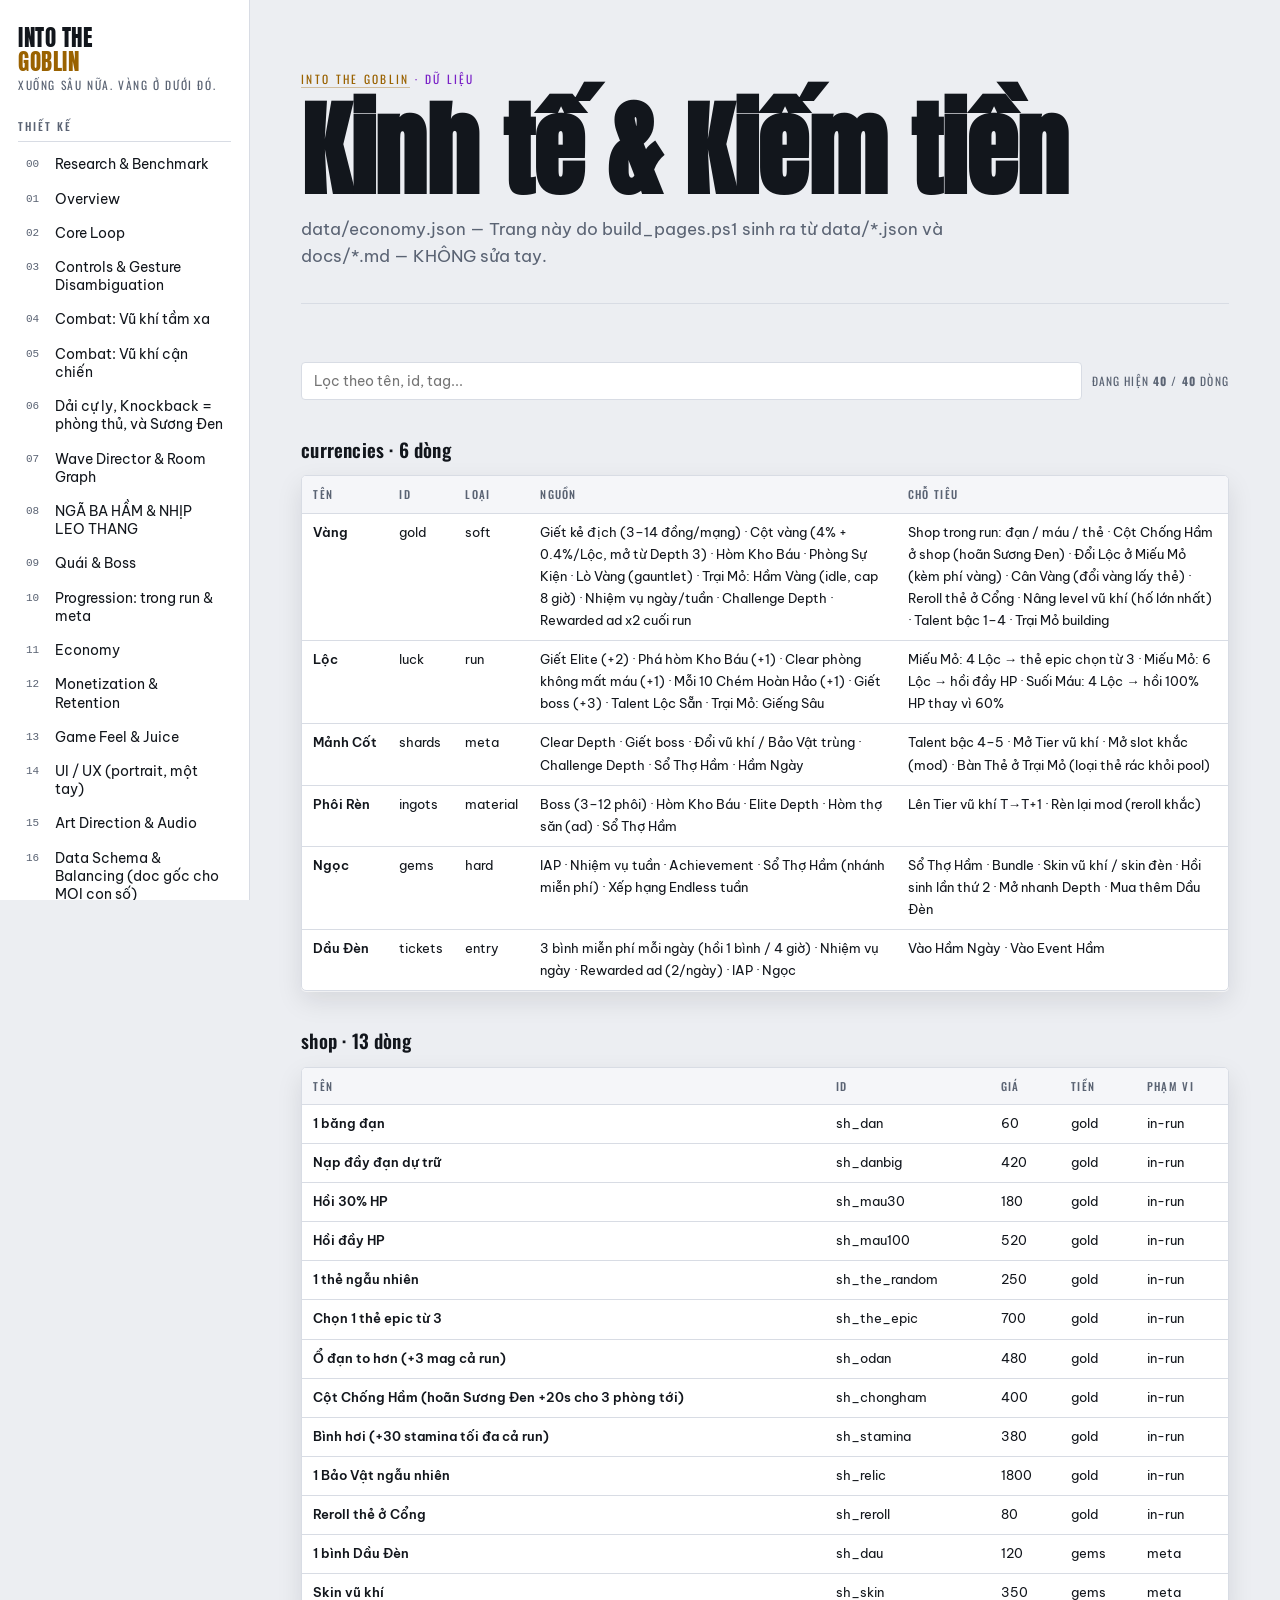
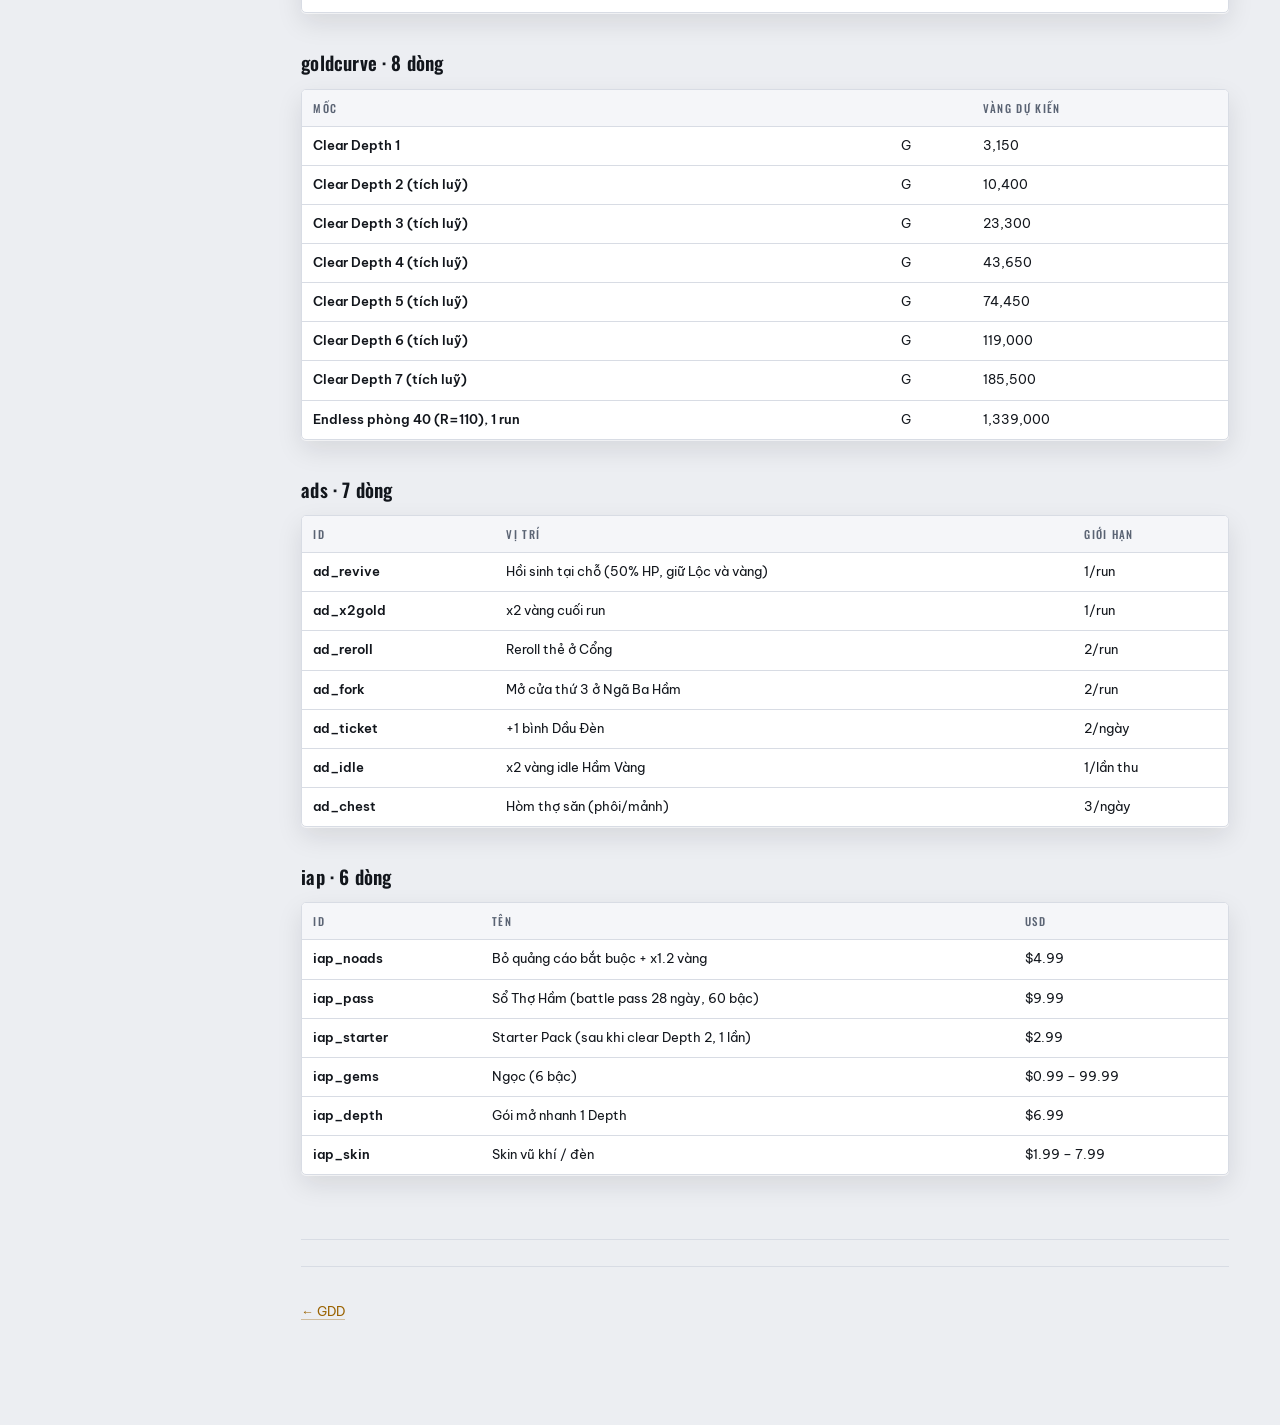
<file: economy.html>
<!DOCTYPE html>
<html lang="vi">
<head>
<meta charset="utf-8" />
<meta name="viewport" content="width=device-width, initial-scale=1" />
<title>Kinh tế &amp; Kiếm tiền | Into the Goblin</title>
<style>
@import url("https://fonts.googleapis.com/css2?family=Anton&family=Oswald:wght@400;500;600&family=Be+Vietnam+Pro:ital,wght@0,300;0,400;0,600;0,700;1,400&display=swap");
:root{
  --ground:#0B0D10; --surface:#141821; --surface2:#1B212C; --line:#262E3B;
  --ink:#E7E9ED; --muted:#8B93A2;
  --gold:#FFC53D; --gold-deep:#FF8A00; --bell:#B14CFF; --danger:#FF4438; --ok:#3ED598;
  --shadow:0 1px 0 rgba(255,255,255,.03), 0 12px 32px rgba(0,0,0,.45);
  --rail:250px;
  --f-disp:"Anton",Impact,"Arial Narrow Bold",sans-serif;
  --f-lab:"Oswald","Arial Narrow",sans-serif;
  --f-body:"Be Vietnam Pro",-apple-system,Segoe UI,Roboto,sans-serif;
  --f-mono:ui-monospace,SFMono-Regular,Menlo,Consolas,monospace;
}
:root:not([data-theme="light"]){ color-scheme:dark; }
@media (prefers-color-scheme: light){
  :root:not([data-theme="dark"]){
    --ground:#ECEEF2; --surface:#FFFFFF; --surface2:#F5F6F9; --line:#D8DCE4;
    --ink:#12161C; --muted:#5A6373;
    --gold:#9A6200; --gold-deep:#C07800; --bell:#7A21C7; --danger:#C42B20; --ok:#0E7C55;
    --shadow:0 1px 0 rgba(255,255,255,.6), 0 10px 26px rgba(16,22,32,.10);
    color-scheme:light;
  }
}
:root[data-theme="light"]{
  --ground:#ECEEF2; --surface:#FFFFFF; --surface2:#F5F6F9; --line:#D8DCE4;
  --ink:#12161C; --muted:#5A6373;
  --gold:#9A6200; --gold-deep:#C07800; --bell:#7A21C7; --danger:#C42B20; --ok:#0E7C55;
  --shadow:0 1px 0 rgba(255,255,255,.6), 0 10px 26px rgba(16,22,32,.10);
  color-scheme:light;
}
*{box-sizing:border-box}
body{margin:0;background:var(--ground);color:var(--ink);font-family:var(--f-body);font-weight:400;line-height:1.65;-webkit-font-smoothing:antialiased}
a{color:var(--gold);text-decoration:none;border-bottom:1px solid color-mix(in srgb, var(--gold) 35%, transparent)}
a:hover{color:var(--gold-deep)}
a:focus-visible,button:focus-visible,input:focus-visible{outline:2px solid var(--bell);outline-offset:2px}
.wrap{display:grid;grid-template-columns:var(--rail) minmax(0,1fr);gap:0;min-height:100vh}
nav.rail{position:sticky;top:0;align-self:start;height:100vh;overflow-y:auto;padding:26px 18px 40px;border-right:1px solid var(--line);background:var(--surface)}
nav.rail .brand{font-family:var(--f-disp);font-size:23px;letter-spacing:.5px;line-height:1.05;color:var(--ink);margin:0 0 2px}
nav.rail .brand span{color:var(--gold)}
nav.rail .tag{font-family:var(--f-lab);font-size:11.5px;letter-spacing:.14em;text-transform:uppercase;color:var(--muted);margin:0 0 22px}
nav.rail h4{font-family:var(--f-lab);font-weight:500;font-size:11px;letter-spacing:.18em;text-transform:uppercase;color:var(--muted);margin:20px 0 8px;padding-bottom:6px;border-bottom:1px solid var(--line)}
nav.rail ol{list-style:none;margin:0;padding:0;display:flex;flex-direction:column;gap:1px}
nav.rail a{display:flex;gap:9px;padding:5px 8px;border-radius:5px;border:0;color:var(--ink);font-size:13.5px;line-height:1.35}
nav.rail a:hover{background:var(--surface2);color:var(--gold)}
nav.rail a .n{font-family:var(--f-mono);font-size:11px;color:var(--muted);padding-top:2px;min-width:20px}
main{min-width:0;padding:0 clamp(18px,4vw,60px) 90px}
header.hero{padding:70px 0 34px;border-bottom:1px solid var(--line);margin-bottom:14px}
header.hero .eyebrow{font-family:var(--f-lab);font-size:11.5px;letter-spacing:.2em;text-transform:uppercase;color:var(--bell);margin:0 0 14px}
header.hero h1{font-family:var(--f-disp);font-size:clamp(46px,8.4vw,104px);line-height:.92;letter-spacing:-.5px;margin:0;text-wrap:balance}
header.hero h1 em{font-style:normal;color:var(--gold)}
header.hero .sub{max-width:62ch;color:var(--muted);font-size:16.5px;margin:16px 0 0}
header.hero .quote{font-family:var(--f-lab);font-weight:400;font-size:15px;letter-spacing:.06em;color:var(--gold);margin:20px 0 0;padding-left:14px;border-left:3px solid var(--gold)}
.chips{display:flex;flex-wrap:wrap;gap:8px;margin:26px 0 0;padding:0;list-style:none}
.chips li{background:var(--surface);border:1px solid var(--line);border-radius:3px;padding:7px 11px;display:flex;gap:7px;align-items:baseline}
.chips b{font-family:var(--f-disp);font-size:19px;color:var(--gold);font-variant-numeric:tabular-nums}
.chips span{font-family:var(--f-lab);font-size:11px;letter-spacing:.11em;text-transform:uppercase;color:var(--muted)}
section.doc{padding:44px 0;border-bottom:1px solid var(--line);scroll-margin-top:14px}
section.doc>h2{font-family:var(--f-disp);font-size:clamp(27px,3.4vw,40px);line-height:1.06;margin:0 0 4px;text-wrap:balance}
section.doc>.docnum{font-family:var(--f-mono);font-size:12px;color:var(--bell);letter-spacing:.1em;margin:0 0 6px}
section.doc>h2+.rule{height:2px;background:linear-gradient(90deg,var(--gold),transparent);margin:0 0 22px;max-width:220px}
.body{max-width:74ch}
.body.wide{max-width:none}
h3{font-family:var(--f-lab);font-weight:600;font-size:19px;letter-spacing:.01em;margin:34px 0 10px;color:var(--ink)}
h4{font-family:var(--f-lab);font-weight:500;font-size:15.5px;letter-spacing:.05em;text-transform:uppercase;color:var(--muted);margin:26px 0 8px}
h5{font-family:var(--f-lab);font-weight:600;font-size:14px;margin:20px 0 6px}
p{margin:0 0 13px}
ul,ol{margin:0 0 13px;padding-left:22px}
li{margin:0 0 5px}
li>.cont{display:block;color:var(--muted)}
strong{font-weight:700}
code{font-family:var(--f-mono);font-size:.87em;background:var(--surface2);border:1px solid var(--line);border-radius:3px;padding:1px 5px}
pre.ascii{font-family:var(--f-mono);font-size:12.2px;line-height:1.5;background:var(--surface);border:1px solid var(--line);border-left:3px solid var(--bell);border-radius:4px;padding:16px 18px;overflow-x:auto;margin:0 0 18px}
pre.ascii code{background:none;border:0;padding:0;font-size:inherit}
blockquote{margin:0 0 18px;padding:14px 18px;background:var(--surface);border-left:3px solid var(--gold);border-radius:0 4px 4px 0;color:var(--ink)}
blockquote p:last-child{margin:0}
hr{border:0;border-top:1px solid var(--line);margin:28px 0}
.tw{overflow-x:auto;margin:0 0 20px;border:1px solid var(--line);border-radius:5px;background:var(--surface);box-shadow:var(--shadow)}
table{border-collapse:collapse;width:100%;font-size:13.4px}
thead th{position:sticky;top:0;background:var(--surface2);font-family:var(--f-lab);font-weight:500;font-size:11px;letter-spacing:.12em;text-transform:uppercase;color:var(--muted);text-align:left;padding:9px 11px;border-bottom:1px solid var(--line);white-space:nowrap}
tbody td{padding:8px 11px;border-bottom:1px solid var(--line);vertical-align:top;font-variant-numeric:tabular-nums}
tbody tr:last-child td{border-bottom:0}
tbody tr:hover{background:var(--surface2)}
tbody td:first-child{font-weight:600;white-space:nowrap}
.filter{display:flex;gap:10px;align-items:center;flex-wrap:wrap;margin:0 0 14px}
.filter input{flex:1 1 240px;min-width:180px;background:var(--surface);color:var(--ink);border:1px solid var(--line);border-radius:4px;padding:9px 12px;font-family:var(--f-body);font-size:14px}
.filter .count{font-family:var(--f-lab);font-size:11.5px;letter-spacing:.1em;text-transform:uppercase;color:var(--muted)}
.ladder{display:flex;flex-direction:column;gap:3px;margin:0 0 12px;padding:18px;background:var(--surface);border:1px solid var(--line);border-radius:5px}
.rung{display:grid;grid-template-columns:38px 1fr 122px;gap:10px;align-items:center}
.rung .g{font-family:var(--f-mono);font-size:11.5px;color:var(--muted)}
.rung .bars{display:flex;flex-direction:column;gap:2px;min-width:0}
.rung .bar{display:block;height:7px;border-radius:1px;min-width:2px}
.bar.gold{background:linear-gradient(90deg,var(--gold),var(--gold-deep))}
.bar.bell{background:var(--bell);opacity:.75}
.rung .mult{font-family:var(--f-mono);font-size:11.5px;color:var(--ink);text-align:right;font-variant-numeric:tabular-nums}
.legend{font-size:12.5px;color:var(--muted)}
.legend .sw{display:inline-block;width:22px;height:7px;border-radius:1px;vertical-align:middle}
.legend .sw.gold{background:var(--gold)} .legend .sw.bell{background:var(--bell)}
.cards{display:grid;grid-template-columns:repeat(auto-fill,minmax(215px,1fr));gap:12px;margin:8px 0 0;padding:0;list-style:none}
.cards li{background:var(--surface);border:1px solid var(--line);border-radius:5px;padding:15px 16px}
.cards a{border:0;font-family:var(--f-lab);font-weight:600;font-size:15px;letter-spacing:.02em}
.cards p{margin:5px 0 0;font-size:12.8px;color:var(--muted)}
.stat{display:flex;gap:26px;flex-wrap:wrap;margin:0 0 20px;padding:16px 18px;background:var(--surface);border:1px solid var(--line);border-radius:5px}
.stat div{display:flex;flex-direction:column}
.stat b{font-family:var(--f-disp);font-size:26px;line-height:1;font-variant-numeric:tabular-nums}
.stat b.ok{color:var(--ok)} .stat b.warn{color:var(--gold)} .stat b.bad{color:var(--danger)}
.stat span{font-family:var(--f-lab);font-size:10.5px;letter-spacing:.14em;text-transform:uppercase;color:var(--muted);margin-top:4px}
footer{padding:34px 0 0;color:var(--muted);font-size:12.5px;border-top:1px solid var(--line);margin-top:26px}
.top{position:fixed;right:16px;bottom:16px;background:var(--surface);border:1px solid var(--line);border-radius:4px;padding:8px 12px;font-family:var(--f-lab);font-size:11px;letter-spacing:.12em;text-transform:uppercase;color:var(--muted)}
@media (max-width:900px){
  .wrap{grid-template-columns:1fr}
  nav.rail{position:static;height:auto;border-right:0;border-bottom:1px solid var(--line)}
  main{padding:0 18px 70px}
  header.hero{padding:34px 0 24px}
  .rung{grid-template-columns:32px 1fr 96px}
}
@media (prefers-reduced-motion:reduce){*{animation:none!important;transition:none!important}}
</style>
</head>
<body>
<div class="wrap">
<nav class="rail"><p class="brand">INTO THE<br /><span>GOBLIN</span></p><p class="tag">Xuống sâu nữa. Vàng ở dưới đó.</p>
<h4>Thiết kế</h4><ol>
<li><a href="GDD.html#doc-00"><span class="n">00</span><span>Research &amp; Benchmark</span></a></li>
<li><a href="GDD.html#doc-01"><span class="n">01</span><span>Overview</span></a></li>
<li><a href="GDD.html#doc-02"><span class="n">02</span><span>Core Loop</span></a></li>
<li><a href="GDD.html#doc-03"><span class="n">03</span><span>Controls &amp; Gesture Disambiguation</span></a></li>
<li><a href="GDD.html#doc-04"><span class="n">04</span><span>Combat: Vũ khí tầm xa</span></a></li>
<li><a href="GDD.html#doc-05"><span class="n">05</span><span>Combat: Vũ khí cận chiến</span></a></li>
<li><a href="GDD.html#doc-06"><span class="n">06</span><span>Dải cự ly, Knockback = phòng thủ, và Sương Đen</span></a></li>
<li><a href="GDD.html#doc-07"><span class="n">07</span><span>Wave Director &amp; Room Graph</span></a></li>
<li><a href="GDD.html#doc-08"><span class="n">08</span><span>NGÃ BA HẦM &amp; NHỊP LEO THANG</span></a></li>
<li><a href="GDD.html#doc-09"><span class="n">09</span><span>Quái &amp; Boss</span></a></li>
<li><a href="GDD.html#doc-10"><span class="n">10</span><span>Progression: trong run &amp; meta</span></a></li>
<li><a href="GDD.html#doc-11"><span class="n">11</span><span>Economy</span></a></li>
<li><a href="GDD.html#doc-12"><span class="n">12</span><span>Monetization &amp; Retention</span></a></li>
<li><a href="GDD.html#doc-13"><span class="n">13</span><span>Game Feel &amp; Juice</span></a></li>
<li><a href="GDD.html#doc-14"><span class="n">14</span><span>UI / UX (portrait, một tay)</span></a></li>
<li><a href="GDD.html#doc-15"><span class="n">15</span><span>Art Direction &amp; Audio</span></a></li>
<li><a href="GDD.html#doc-16"><span class="n">16</span><span>Data Schema &amp; Balancing (doc gốc cho MỌI con số)</span></a></li>
<li><a href="GDD.html#doc-17"><span class="n">17</span><span>Production Roadmap, Playtest &amp; Risk</span></a></li>
<li><a href="GDD.html#doc-18"><span class="n">18</span><span>Prototype three.js (playable)</span></a></li>
</ol>
<h4>Dữ liệu</h4><ol>
<li><a href="weapons.html"><span class="n">&#9679;</span><span>Vũ khí</span></a></li>
<li><a href="enemies.html"><span class="n">&#9679;</span><span>Quái &amp; Boss</span></a></li>
<li><a href="content.html"><span class="n">&#9679;</span><span>Hầm: Depth · Phòng · Wave</span></a></li>
<li><a href="meta.html"><span class="n">&#9679;</span><span>Thẻ · Bảo vật · Talent · Trại Mỏ</span></a></li>
<li><a href="economy.html"><span class="n">&#9679;</span><span>Kinh tế &amp; Kiếm tiền</span></a></li>
<li><a href="feel.html"><span class="n">&#9679;</span><span>Game Feel &amp; Điều khiển</span></a></li>
</ol>
<h4>Kiểm tra</h4><ol>
<li><a href="audit_report.md"><span class="n">&#9679;</span><span>audit_report.md</span></a></li>
<li><a href="balance_report.md"><span class="n">&#9679;</span><span>balance_report.md</span></a></li>
</ol></nav>

<main><header class="hero"><p class="eyebrow"><a href="GDD.html">INTO THE GOBLIN</a> &middot; Dữ liệu</p>
<h1>Kinh tế &amp; Kiếm tiền</h1><p class="sub">data/economy.json &mdash; Trang này do build_pages.ps1 sinh ra từ data/*.json và docs/*.md — KHÔNG sửa tay.</p></header>
<section class="doc"><div class="filter"><input id="q" type="search" placeholder="Lọc theo tên, id, tag..." /><span class="count">Đang hiện <b id="qc"></b> dòng</span></div>
<h3>currencies &middot; 6 dòng</h3>
<div class="tw" data-table="currencies"><table>
<thead><tr><th>Tên</th><th>ID</th><th>Loại</th><th>Nguồn</th><th>Chỗ tiêu</th></tr></thead><tbody>
<tr data-hay="vàng gold soft giết kẻ địch (3–14 đồng/mạng) · cột vàng (4% + 0.4%/lộc, mở từ depth 3) · hòm kho báu · phòng sự kiện · lò vàng (gauntlet) · trại mỏ: hầm vàng (idle, cap 8 giờ) · nhiệm vụ ngày/tuần · challenge depth · rewarded ad x2 cuối run shop trong run: đạn / máu / thẻ · cột chống hầm ở shop (hoãn sương đen) · đổi lộc ở miếu mỏ (kèm phí vàng) · cân vàng (đổi vàng lấy thẻ) · reroll thẻ ở cổng · nâng level vũ khí (hố lớn nhất) · talent bậc 1–4 · trại mỏ building"><td>Vàng</td><td>gold</td><td>soft</td><td>Giết kẻ địch (3–14 đồng/mạng) · Cột vàng (4% + 0.4%/Lộc, mở từ Depth 3) · Hòm Kho Báu · Phòng Sự Kiện · Lò Vàng (gauntlet) · Trại Mỏ: Hầm Vàng (idle, cap 8 giờ) · Nhiệm vụ ngày/tuần · Challenge Depth · Rewarded ad x2 cuối run</td><td>Shop trong run: đạn / máu / thẻ · Cột Chống Hầm ở shop (hoãn Sương Đen) · Đổi Lộc ở Miếu Mỏ (kèm phí vàng) · Cân Vàng (đổi vàng lấy thẻ) · Reroll thẻ ở Cổng · Nâng level vũ khí (hố lớn nhất) · Talent bậc 1–4 · Trại Mỏ building</td></tr>
<tr data-hay="lộc luck run giết elite (+2) · phá hòm kho báu (+1) · clear phòng không mất máu (+1) · mỗi 10 chém hoàn hảo (+1) · giết boss (+3) · talent lộc sẵn · trại mỏ: giếng sâu miếu mỏ: 4 lộc → thẻ epic chọn từ 3 · miếu mỏ: 6 lộc → hồi đầy hp · suối máu: 4 lộc → hồi 100% hp thay vì 60%"><td>Lộc</td><td>luck</td><td>run</td><td>Giết Elite (+2) · Phá hòm Kho Báu (+1) · Clear phòng không mất máu (+1) · Mỗi 10 Chém Hoàn Hảo (+1) · Giết boss (+3) · Talent Lộc Sẵn · Trại Mỏ: Giếng Sâu</td><td>Miếu Mỏ: 4 Lộc → thẻ epic chọn từ 3 · Miếu Mỏ: 6 Lộc → hồi đầy HP · Suối Máu: 4 Lộc → hồi 100% HP thay vì 60%</td></tr>
<tr data-hay="mảnh cốt shards meta clear depth · giết boss · đổi vũ khí / bảo vật trùng · challenge depth · sổ thợ hầm · hầm ngày talent bậc 4–5 · mở tier vũ khí · mở slot khắc (mod) · bàn thẻ ở trại mỏ (loại thẻ rác khỏi pool)"><td>Mảnh Cốt</td><td>shards</td><td>meta</td><td>Clear Depth · Giết boss · Đổi vũ khí / Bảo Vật trùng · Challenge Depth · Sổ Thợ Hầm · Hầm Ngày</td><td>Talent bậc 4–5 · Mở Tier vũ khí · Mở slot khắc (mod) · Bàn Thẻ ở Trại Mỏ (loại thẻ rác khỏi pool)</td></tr>
<tr data-hay="phôi rèn ingots material boss (3–12 phôi) · hòm kho báu · elite depth · hòm thợ săn (ad) · sổ thợ hầm lên tier vũ khí t→t+1 · rèn lại mod (reroll khắc)"><td>Phôi Rèn</td><td>ingots</td><td>material</td><td>Boss (3–12 phôi) · Hòm Kho Báu · Elite Depth · Hòm thợ săn (ad) · Sổ Thợ Hầm</td><td>Lên Tier vũ khí T→T+1 · Rèn lại mod (reroll khắc)</td></tr>
<tr data-hay="ngọc gems hard iap · nhiệm vụ tuần · achievement · sổ thợ hầm (nhánh miễn phí) · xếp hạng endless tuần sổ thợ hầm · bundle · skin vũ khí / skin đèn · hồi sinh lần thứ 2 · mở nhanh depth · mua thêm dầu đèn"><td>Ngọc</td><td>gems</td><td>hard</td><td>IAP · Nhiệm vụ tuần · Achievement · Sổ Thợ Hầm (nhánh miễn phí) · Xếp hạng Endless tuần</td><td>Sổ Thợ Hầm · Bundle · Skin vũ khí / skin đèn · Hồi sinh lần thứ 2 · Mở nhanh Depth · Mua thêm Dầu Đèn</td></tr>
<tr data-hay="dầu đèn tickets entry 3 bình miễn phí mỗi ngày (hồi 1 bình / 4 giờ) · nhiệm vụ ngày · rewarded ad (2/ngày) · iap · ngọc vào hầm ngày · vào event hầm"><td>Dầu Đèn</td><td>tickets</td><td>entry</td><td>3 bình miễn phí mỗi ngày (hồi 1 bình / 4 giờ) · Nhiệm vụ ngày · Rewarded ad (2/ngày) · IAP · Ngọc</td><td>Vào Hầm Ngày · Vào Event Hầm</td></tr>
</tbody></table></div>

<h3>shop &middot; 13 dòng</h3>
<div class="tw" data-table="shop"><table>
<thead><tr><th>Tên</th><th>ID</th><th>Giá</th><th>Tiền</th><th>Phạm vi</th></tr></thead><tbody>
<tr data-hay="1 băng đạn sh_dan 60 gold in-run"><td>1 băng đạn</td><td>sh_dan</td><td>60</td><td>gold</td><td>in-run</td></tr>
<tr data-hay="nạp đầy đạn dự trữ sh_danbig 420 gold in-run"><td>Nạp đầy đạn dự trữ</td><td>sh_danbig</td><td>420</td><td>gold</td><td>in-run</td></tr>
<tr data-hay="hồi 30% hp sh_mau30 180 gold in-run"><td>Hồi 30% HP</td><td>sh_mau30</td><td>180</td><td>gold</td><td>in-run</td></tr>
<tr data-hay="hồi đầy hp sh_mau100 520 gold in-run"><td>Hồi đầy HP</td><td>sh_mau100</td><td>520</td><td>gold</td><td>in-run</td></tr>
<tr data-hay="1 thẻ ngẫu nhiên sh_the_random 250 gold in-run"><td>1 thẻ ngẫu nhiên</td><td>sh_the_random</td><td>250</td><td>gold</td><td>in-run</td></tr>
<tr data-hay="chọn 1 thẻ epic từ 3 sh_the_epic 700 gold in-run"><td>Chọn 1 thẻ epic từ 3</td><td>sh_the_epic</td><td>700</td><td>gold</td><td>in-run</td></tr>
<tr data-hay="ổ đạn to hơn (+3 mag cả run) sh_odan 480 gold in-run"><td>Ổ đạn to hơn (+3 mag cả run)</td><td>sh_odan</td><td>480</td><td>gold</td><td>in-run</td></tr>
<tr data-hay="cột chống hầm (hoãn sương đen +20s cho 3 phòng tới) sh_chongham 400 gold in-run"><td>Cột Chống Hầm (hoãn Sương Đen +20s cho 3 phòng tới)</td><td>sh_chongham</td><td>400</td><td>gold</td><td>in-run</td></tr>
<tr data-hay="bình hơi (+30 stamina tối đa cả run) sh_stamina 380 gold in-run"><td>Bình hơi (+30 stamina tối đa cả run)</td><td>sh_stamina</td><td>380</td><td>gold</td><td>in-run</td></tr>
<tr data-hay="1 bảo vật ngẫu nhiên sh_relic 1800 gold in-run"><td>1 Bảo Vật ngẫu nhiên</td><td>sh_relic</td><td>1800</td><td>gold</td><td>in-run</td></tr>
<tr data-hay="reroll thẻ ở cổng sh_reroll 80 gold in-run"><td>Reroll thẻ ở Cổng</td><td>sh_reroll</td><td>80</td><td>gold</td><td>in-run</td></tr>
<tr data-hay="1 bình dầu đèn sh_dau 120 gems meta"><td>1 bình Dầu Đèn</td><td>sh_dau</td><td>120</td><td>gems</td><td>meta</td></tr>
<tr data-hay="skin vũ khí sh_skin 350 gems meta"><td>Skin vũ khí</td><td>sh_skin</td><td>350</td><td>gems</td><td>meta</td></tr>
</tbody></table></div>

<h3>goldcurve &middot; 8 dòng</h3>
<div class="tw" data-table="goldcurve"><table>
<thead><tr><th>Mốc</th><th></th><th>Vàng dự kiến</th></tr></thead><tbody>
<tr data-hay="clear depth 1 g 3,150"><td>Clear Depth 1</td><td>G</td><td>3,150</td></tr>
<tr data-hay="clear depth 2 (tích luỹ) g 10,400"><td>Clear Depth 2 (tích luỹ)</td><td>G</td><td>10,400</td></tr>
<tr data-hay="clear depth 3 (tích luỹ) g 23,300"><td>Clear Depth 3 (tích luỹ)</td><td>G</td><td>23,300</td></tr>
<tr data-hay="clear depth 4 (tích luỹ) g 43,650"><td>Clear Depth 4 (tích luỹ)</td><td>G</td><td>43,650</td></tr>
<tr data-hay="clear depth 5 (tích luỹ) g 74,450"><td>Clear Depth 5 (tích luỹ)</td><td>G</td><td>74,450</td></tr>
<tr data-hay="clear depth 6 (tích luỹ) g 119,000"><td>Clear Depth 6 (tích luỹ)</td><td>G</td><td>119,000</td></tr>
<tr data-hay="clear depth 7 (tích luỹ) g 185,500"><td>Clear Depth 7 (tích luỹ)</td><td>G</td><td>185,500</td></tr>
<tr data-hay="endless phòng 40 (r=110), 1 run g 1,339,000"><td>Endless phòng 40 (R=110), 1 run</td><td>G</td><td>1,339,000</td></tr>
</tbody></table></div>

<h3>ads &middot; 7 dòng</h3>
<div class="tw" data-table="ads"><table>
<thead><tr><th>ID</th><th>Vị trí</th><th>Giới hạn</th></tr></thead><tbody>
<tr data-hay="ad_revive hồi sinh tại chỗ (50% hp, giữ lộc và vàng) 1/run"><td>ad_revive</td><td>Hồi sinh tại chỗ (50% HP, giữ Lộc và vàng)</td><td>1/run</td></tr>
<tr data-hay="ad_x2gold x2 vàng cuối run 1/run"><td>ad_x2gold</td><td>x2 vàng cuối run</td><td>1/run</td></tr>
<tr data-hay="ad_reroll reroll thẻ ở cổng 2/run"><td>ad_reroll</td><td>Reroll thẻ ở Cổng</td><td>2/run</td></tr>
<tr data-hay="ad_fork mở cửa thứ 3 ở ngã ba hầm 2/run"><td>ad_fork</td><td>Mở cửa thứ 3 ở Ngã Ba Hầm</td><td>2/run</td></tr>
<tr data-hay="ad_ticket +1 bình dầu đèn 2/ngày"><td>ad_ticket</td><td>+1 bình Dầu Đèn</td><td>2/ngày</td></tr>
<tr data-hay="ad_idle x2 vàng idle hầm vàng 1/lần thu"><td>ad_idle</td><td>x2 vàng idle Hầm Vàng</td><td>1/lần thu</td></tr>
<tr data-hay="ad_chest hòm thợ săn (phôi/mảnh) 3/ngày"><td>ad_chest</td><td>Hòm thợ săn (phôi/mảnh)</td><td>3/ngày</td></tr>
</tbody></table></div>

<h3>iap &middot; 6 dòng</h3>
<div class="tw" data-table="iap"><table>
<thead><tr><th>ID</th><th>Tên</th><th>USD</th></tr></thead><tbody>
<tr data-hay="iap_noads bỏ quảng cáo bắt buộc + x1.2 vàng $4.99"><td>iap_noads</td><td>Bỏ quảng cáo bắt buộc + x1.2 vàng</td><td>$4.99</td></tr>
<tr data-hay="iap_pass sổ thợ hầm (battle pass 28 ngày, 60 bậc) $9.99"><td>iap_pass</td><td>Sổ Thợ Hầm (battle pass 28 ngày, 60 bậc)</td><td>$9.99</td></tr>
<tr data-hay="iap_starter starter pack (sau khi clear depth 2, 1 lần) $2.99"><td>iap_starter</td><td>Starter Pack (sau khi clear Depth 2, 1 lần)</td><td>$2.99</td></tr>
<tr data-hay="iap_gems ngọc (6 bậc) $0.99 – 99.99"><td>iap_gems</td><td>Ngọc (6 bậc)</td><td>$0.99 – 99.99</td></tr>
<tr data-hay="iap_depth gói mở nhanh 1 depth $6.99"><td>iap_depth</td><td>Gói mở nhanh 1 Depth</td><td>$6.99</td></tr>
<tr data-hay="iap_skin skin vũ khí / đèn $1.99 – 7.99"><td>iap_skin</td><td>Skin vũ khí / đèn</td><td>$1.99 – 7.99</td></tr>
</tbody></table></div>

</section><footer><p><a href="GDD.html">&larr; GDD</a></p></footer></main></div>
<script>
(function(){
  var inp=document.getElementById('q');if(!inp)return;
  var out=document.getElementById('qc');
  function run(){
    var v=inp.value.trim().toLowerCase(),shown=0,total=0;
    document.querySelectorAll('tbody tr[data-hay]').forEach(function(tr){
      total++;var hit=!v||tr.getAttribute('data-hay').indexOf(v)>-1;
      tr.style.display=hit?'':'none';if(hit)shown++;
    });
    if(out)out.textContent=shown+' / '+total;
  }
  inp.addEventListener('input',run);run();
})();
</script>

</body>
</html>
</file>
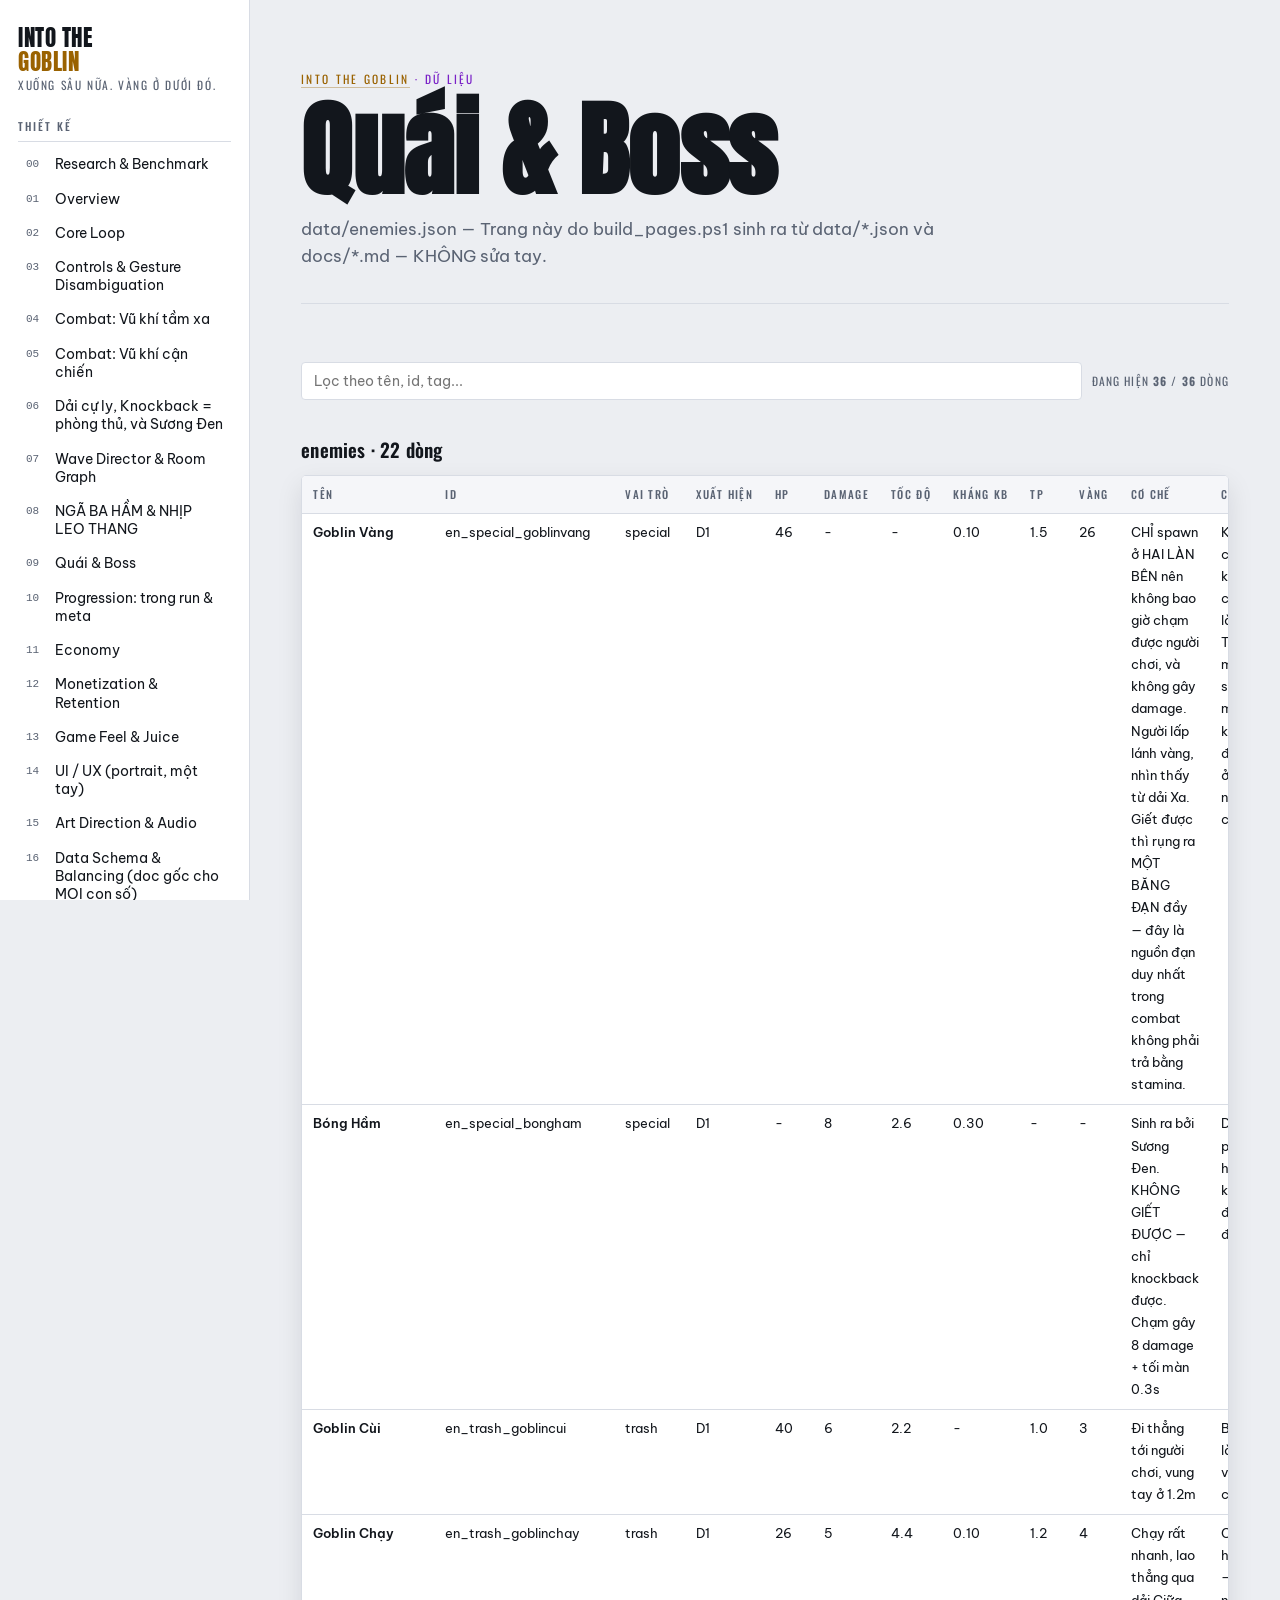
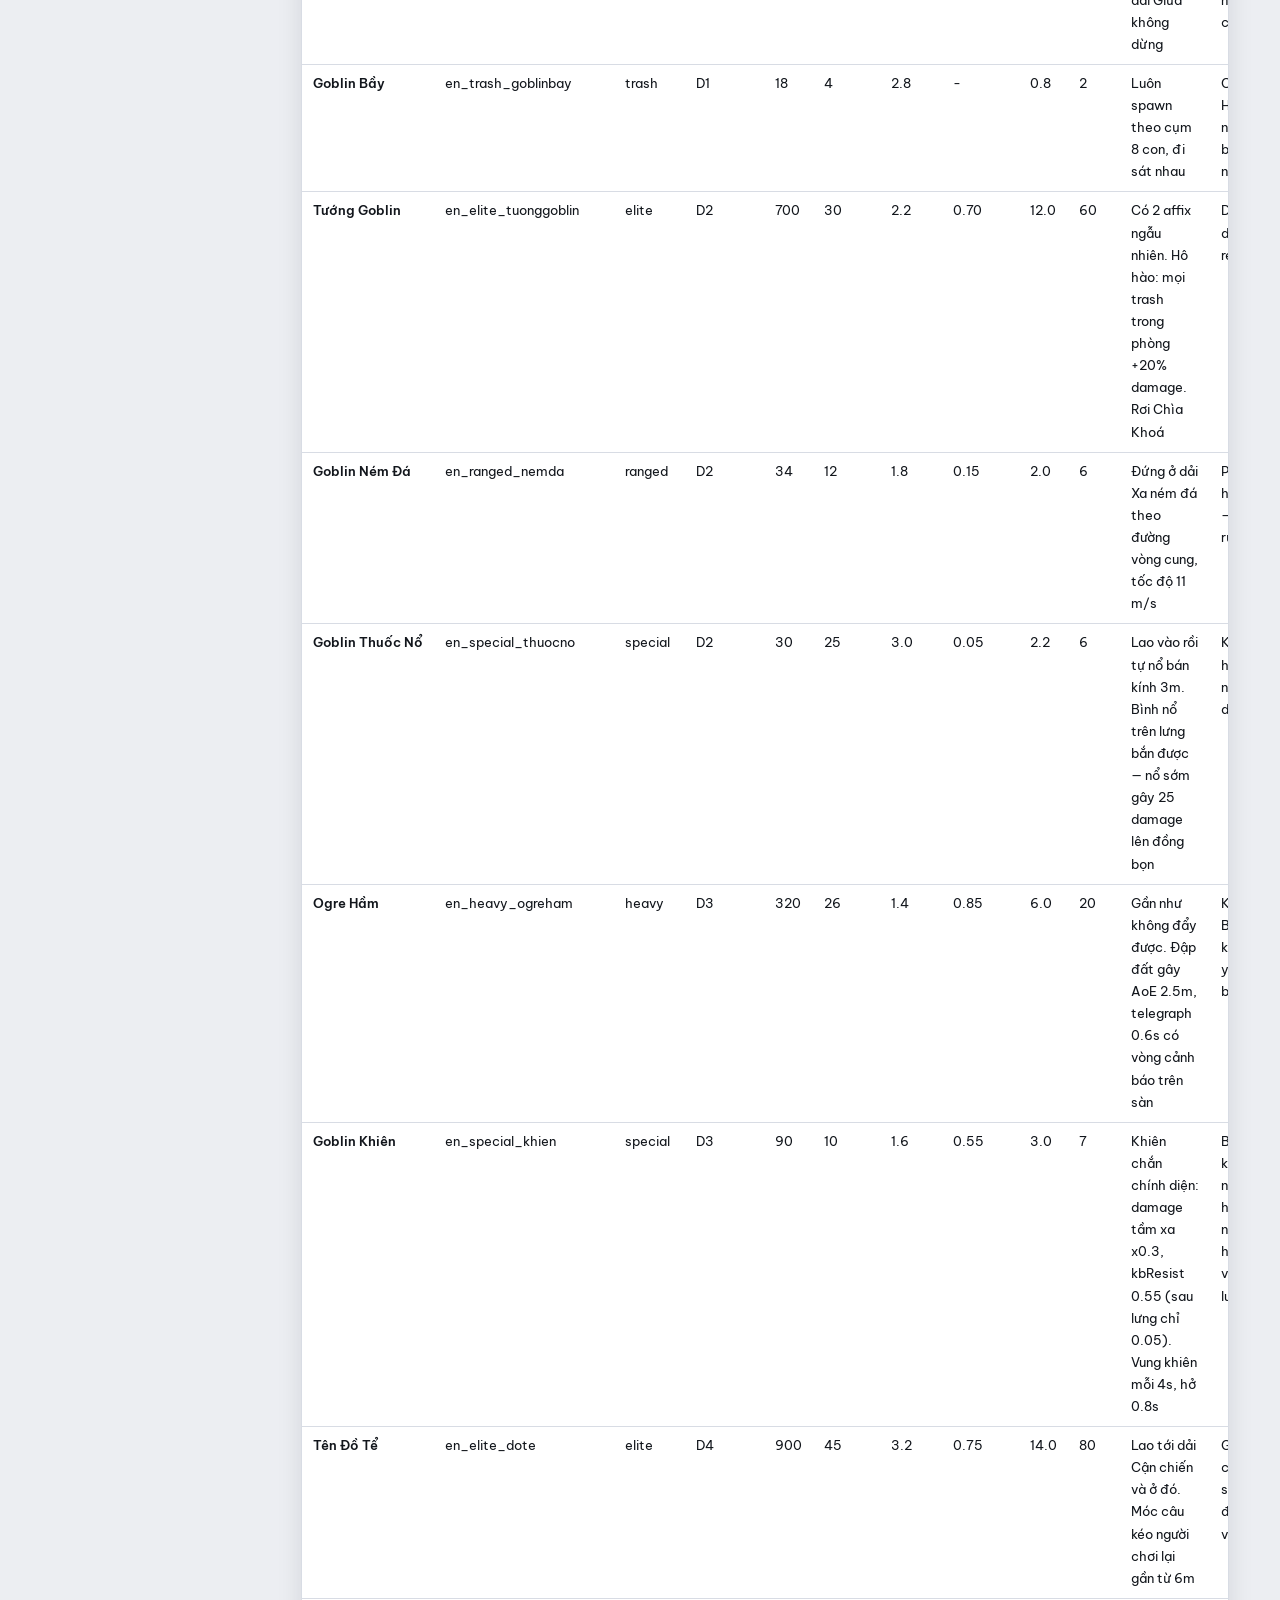
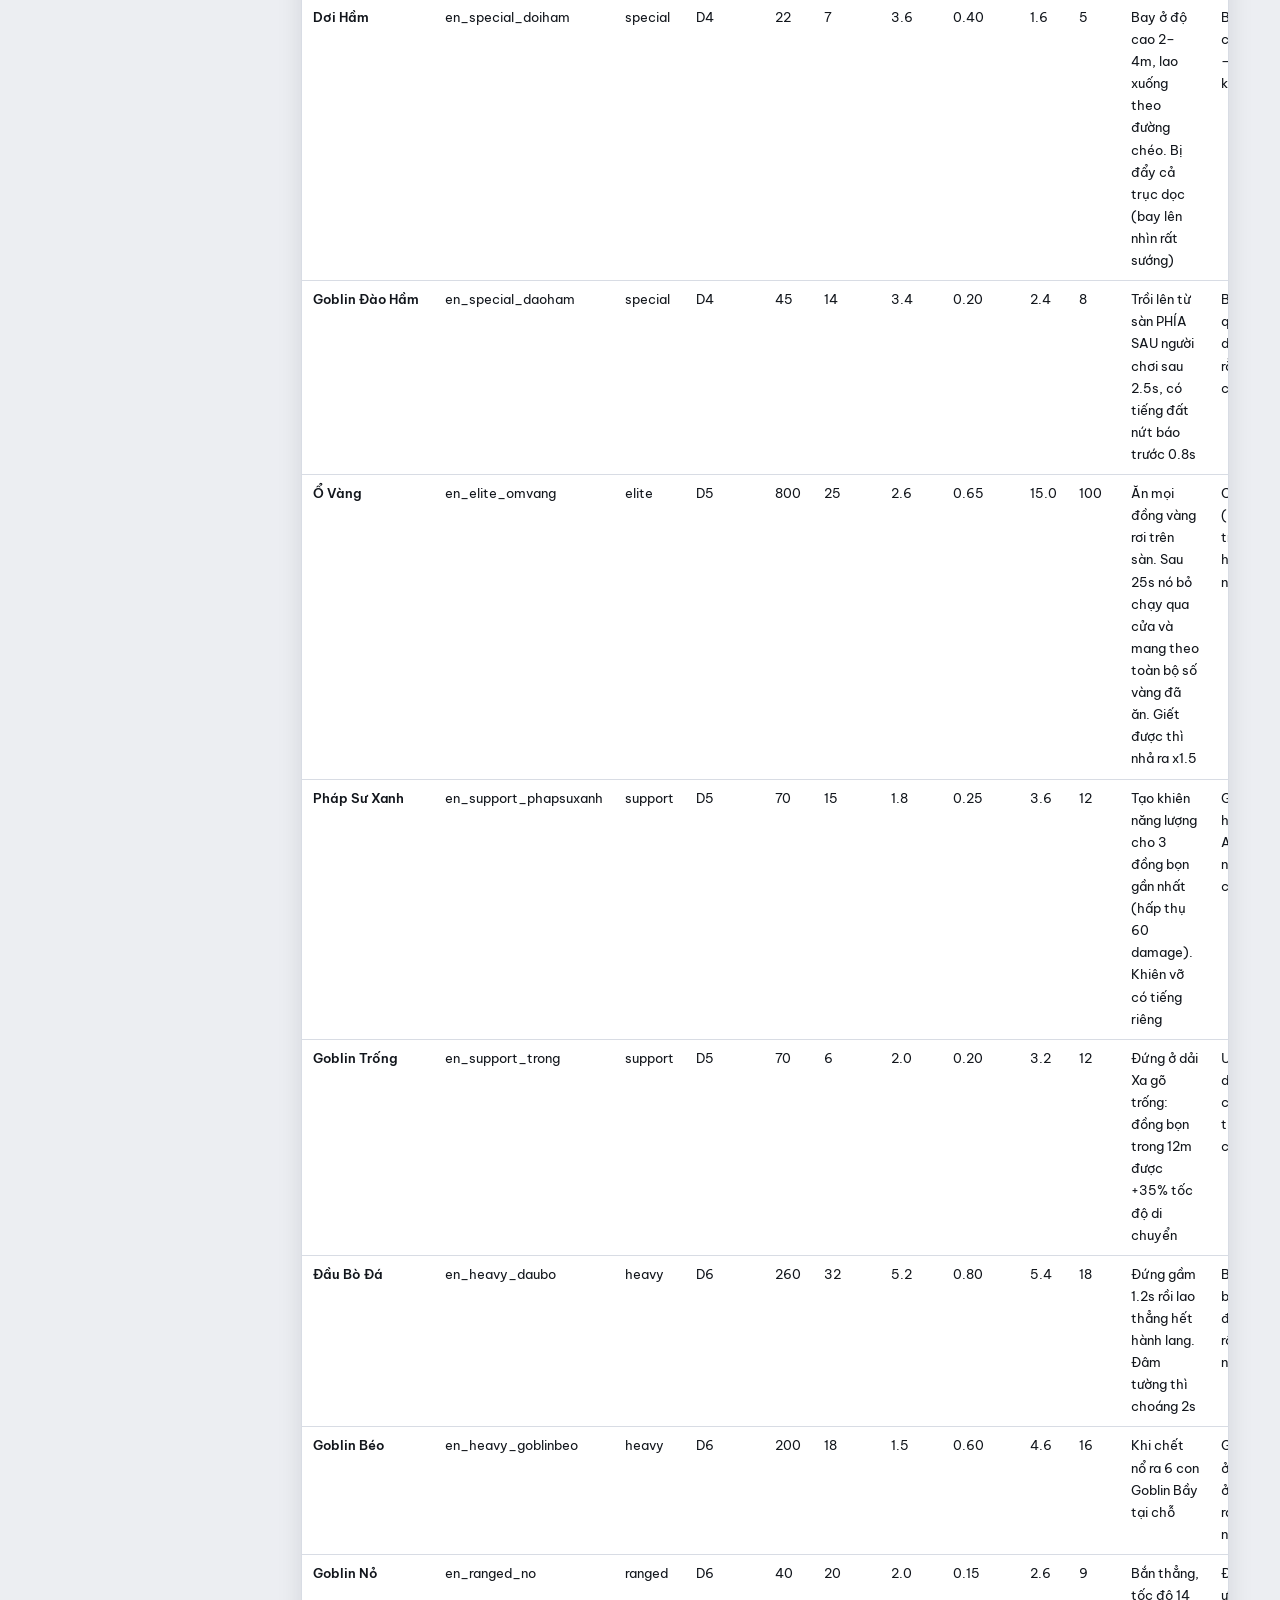
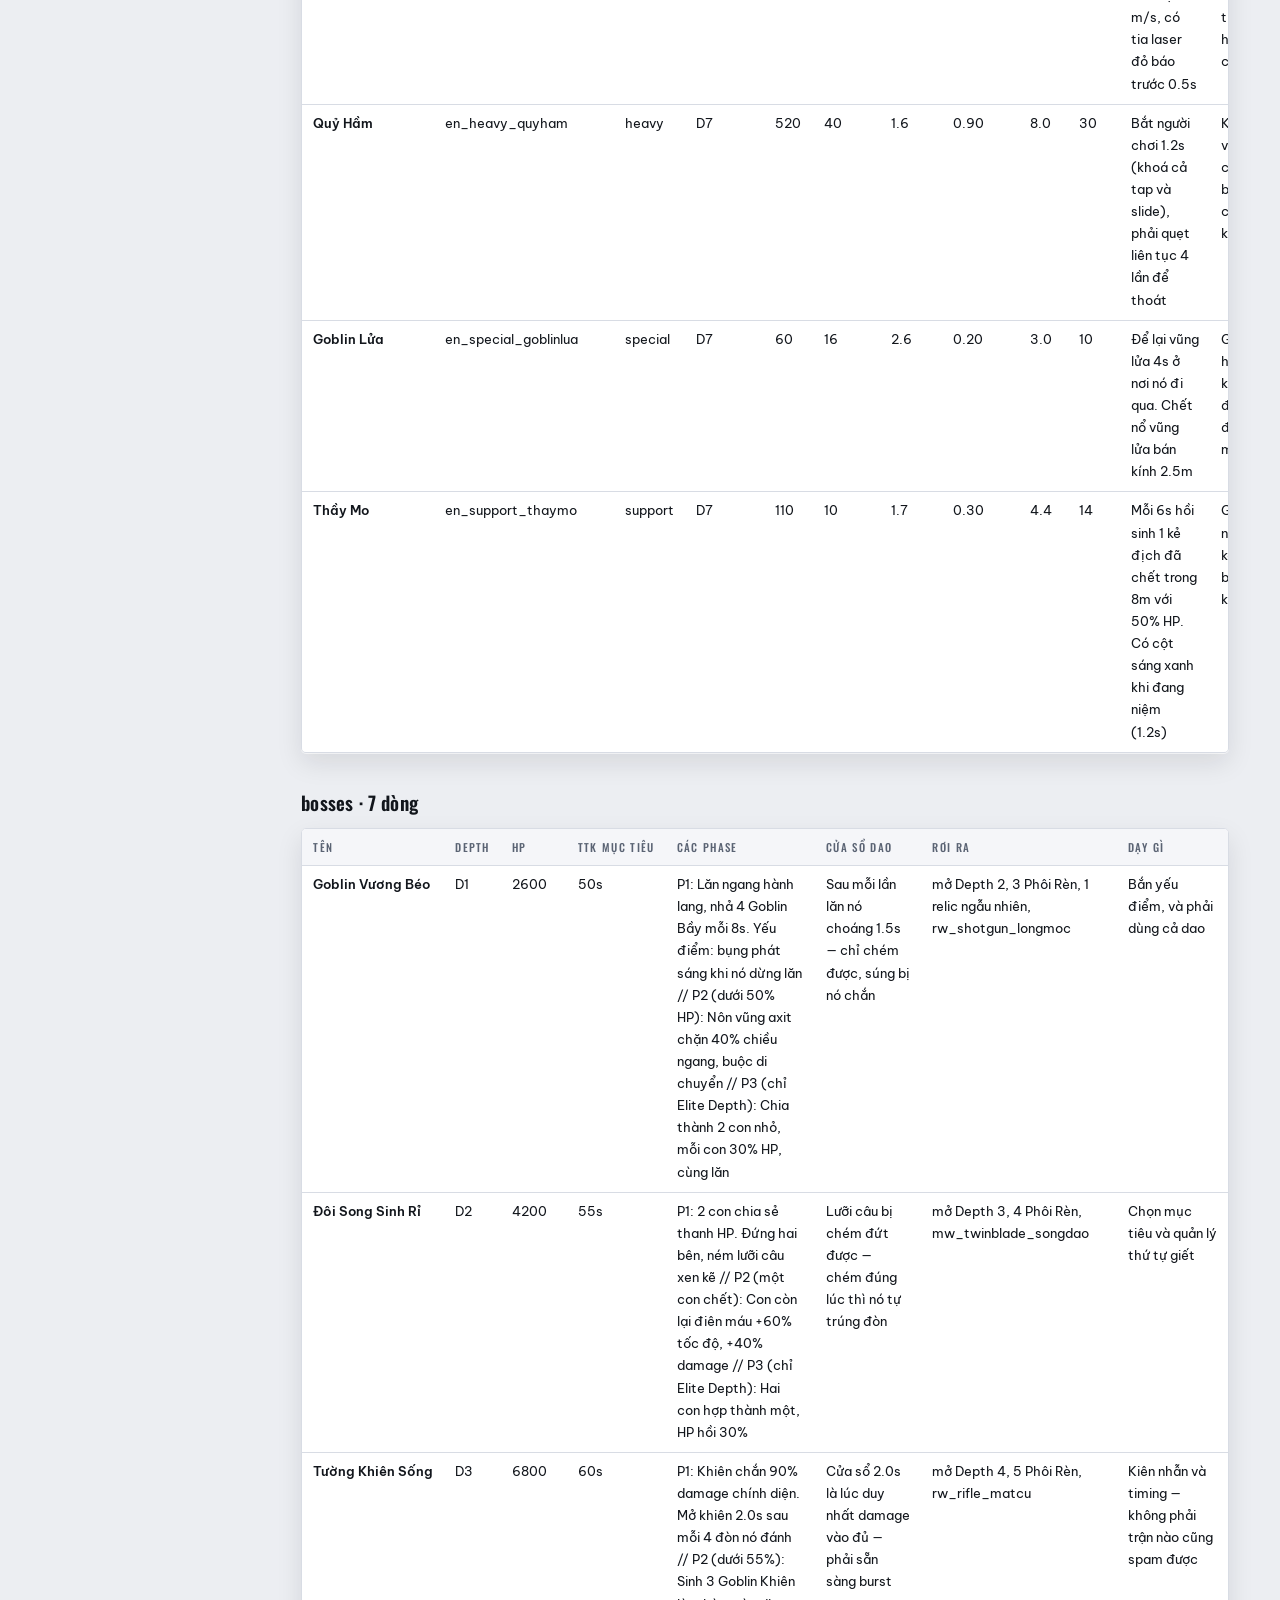
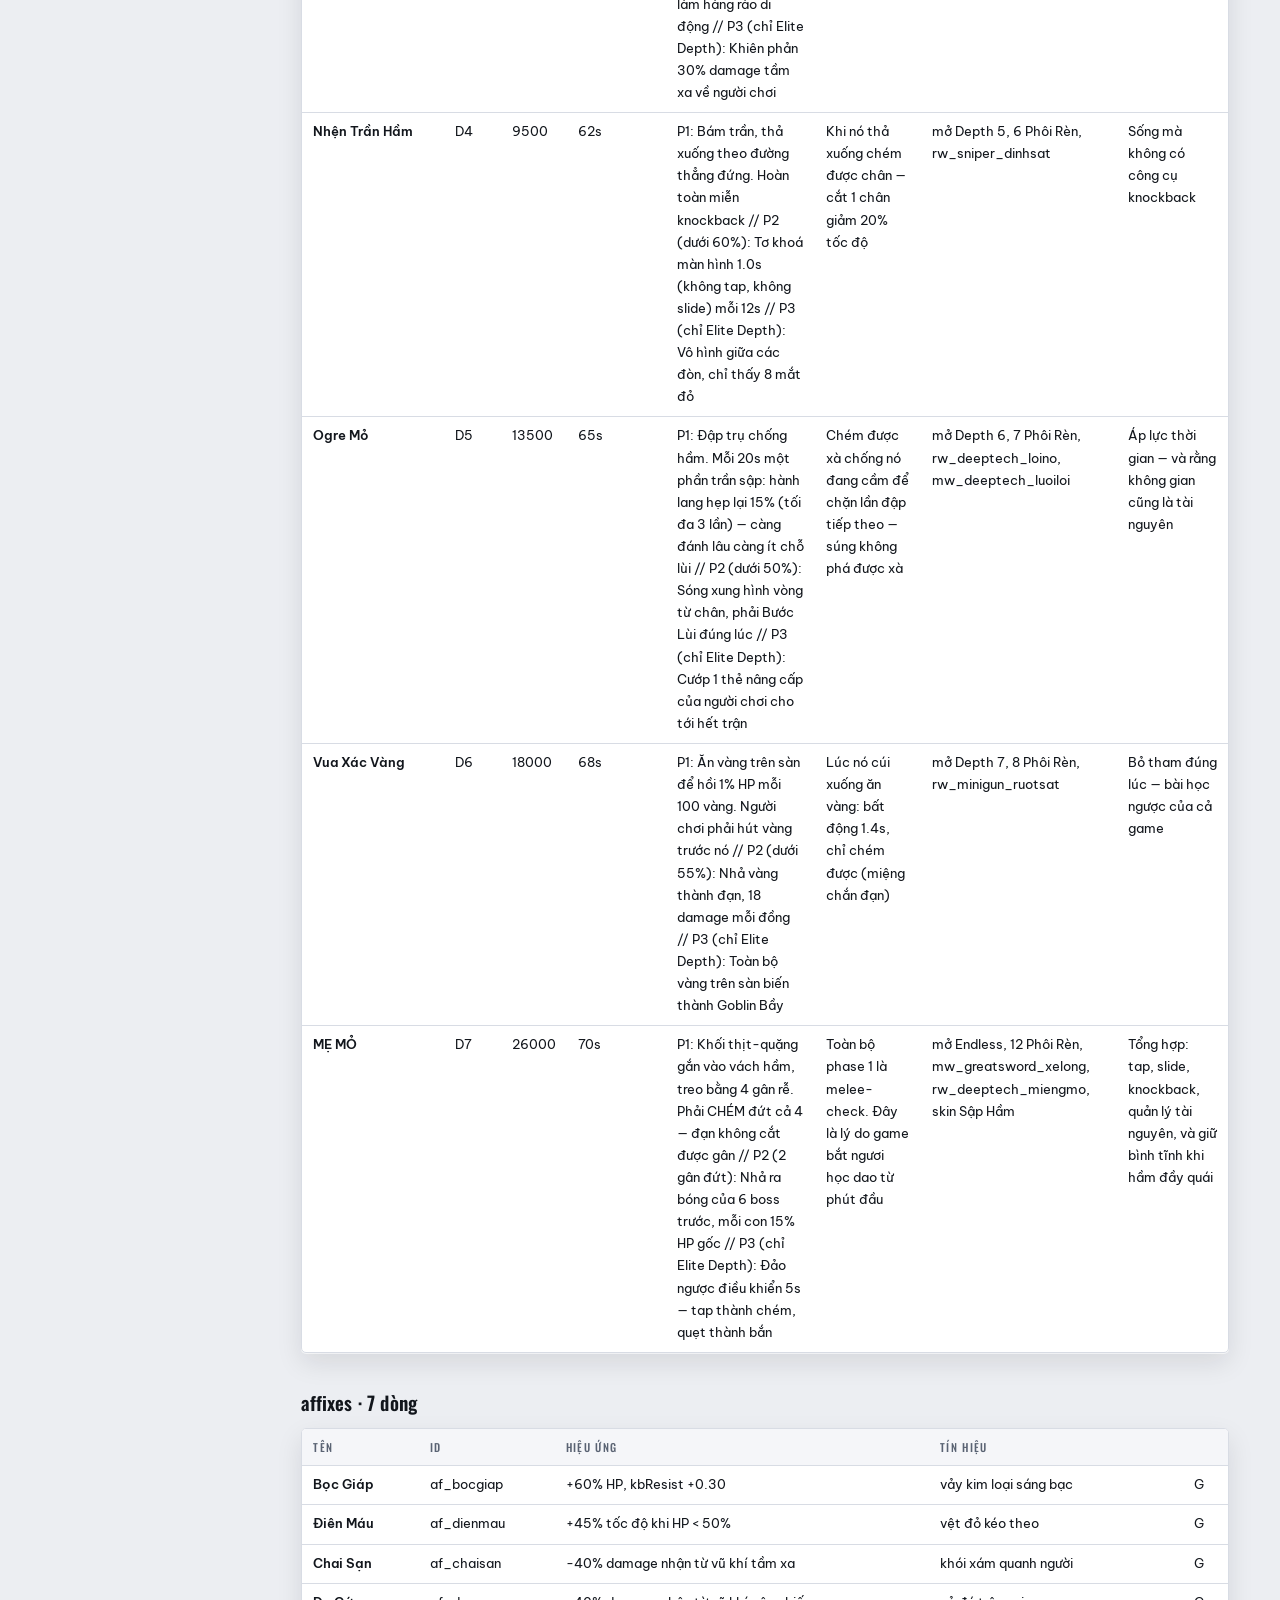
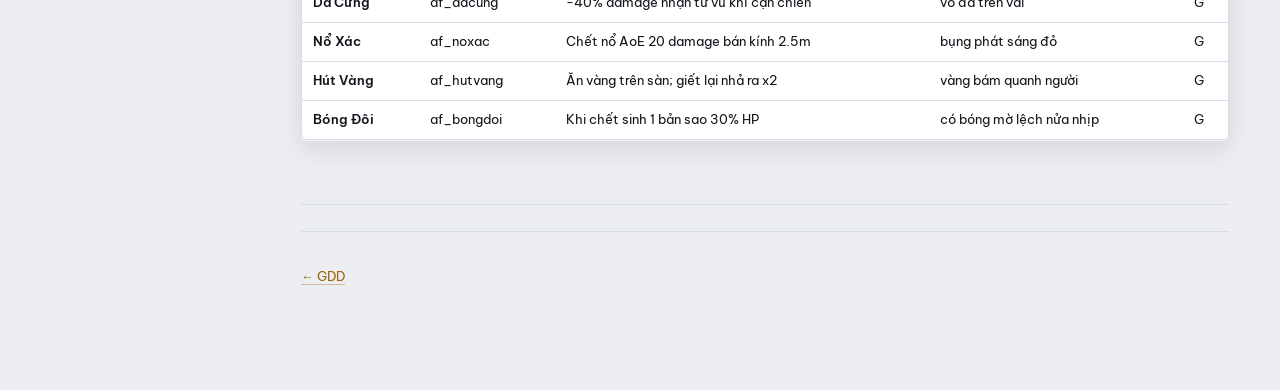
<file: enemies.html>
<!DOCTYPE html>
<html lang="vi">
<head>
<meta charset="utf-8" />
<meta name="viewport" content="width=device-width, initial-scale=1" />
<title>Quái &amp; Boss | Into the Goblin</title>
<style>
@import url("https://fonts.googleapis.com/css2?family=Anton&family=Oswald:wght@400;500;600&family=Be+Vietnam+Pro:ital,wght@0,300;0,400;0,600;0,700;1,400&display=swap");
:root{
  --ground:#0B0D10; --surface:#141821; --surface2:#1B212C; --line:#262E3B;
  --ink:#E7E9ED; --muted:#8B93A2;
  --gold:#FFC53D; --gold-deep:#FF8A00; --bell:#B14CFF; --danger:#FF4438; --ok:#3ED598;
  --shadow:0 1px 0 rgba(255,255,255,.03), 0 12px 32px rgba(0,0,0,.45);
  --rail:250px;
  --f-disp:"Anton",Impact,"Arial Narrow Bold",sans-serif;
  --f-lab:"Oswald","Arial Narrow",sans-serif;
  --f-body:"Be Vietnam Pro",-apple-system,Segoe UI,Roboto,sans-serif;
  --f-mono:ui-monospace,SFMono-Regular,Menlo,Consolas,monospace;
}
:root:not([data-theme="light"]){ color-scheme:dark; }
@media (prefers-color-scheme: light){
  :root:not([data-theme="dark"]){
    --ground:#ECEEF2; --surface:#FFFFFF; --surface2:#F5F6F9; --line:#D8DCE4;
    --ink:#12161C; --muted:#5A6373;
    --gold:#9A6200; --gold-deep:#C07800; --bell:#7A21C7; --danger:#C42B20; --ok:#0E7C55;
    --shadow:0 1px 0 rgba(255,255,255,.6), 0 10px 26px rgba(16,22,32,.10);
    color-scheme:light;
  }
}
:root[data-theme="light"]{
  --ground:#ECEEF2; --surface:#FFFFFF; --surface2:#F5F6F9; --line:#D8DCE4;
  --ink:#12161C; --muted:#5A6373;
  --gold:#9A6200; --gold-deep:#C07800; --bell:#7A21C7; --danger:#C42B20; --ok:#0E7C55;
  --shadow:0 1px 0 rgba(255,255,255,.6), 0 10px 26px rgba(16,22,32,.10);
  color-scheme:light;
}
*{box-sizing:border-box}
body{margin:0;background:var(--ground);color:var(--ink);font-family:var(--f-body);font-weight:400;line-height:1.65;-webkit-font-smoothing:antialiased}
a{color:var(--gold);text-decoration:none;border-bottom:1px solid color-mix(in srgb, var(--gold) 35%, transparent)}
a:hover{color:var(--gold-deep)}
a:focus-visible,button:focus-visible,input:focus-visible{outline:2px solid var(--bell);outline-offset:2px}
.wrap{display:grid;grid-template-columns:var(--rail) minmax(0,1fr);gap:0;min-height:100vh}
nav.rail{position:sticky;top:0;align-self:start;height:100vh;overflow-y:auto;padding:26px 18px 40px;border-right:1px solid var(--line);background:var(--surface)}
nav.rail .brand{font-family:var(--f-disp);font-size:23px;letter-spacing:.5px;line-height:1.05;color:var(--ink);margin:0 0 2px}
nav.rail .brand span{color:var(--gold)}
nav.rail .tag{font-family:var(--f-lab);font-size:11.5px;letter-spacing:.14em;text-transform:uppercase;color:var(--muted);margin:0 0 22px}
nav.rail h4{font-family:var(--f-lab);font-weight:500;font-size:11px;letter-spacing:.18em;text-transform:uppercase;color:var(--muted);margin:20px 0 8px;padding-bottom:6px;border-bottom:1px solid var(--line)}
nav.rail ol{list-style:none;margin:0;padding:0;display:flex;flex-direction:column;gap:1px}
nav.rail a{display:flex;gap:9px;padding:5px 8px;border-radius:5px;border:0;color:var(--ink);font-size:13.5px;line-height:1.35}
nav.rail a:hover{background:var(--surface2);color:var(--gold)}
nav.rail a .n{font-family:var(--f-mono);font-size:11px;color:var(--muted);padding-top:2px;min-width:20px}
main{min-width:0;padding:0 clamp(18px,4vw,60px) 90px}
header.hero{padding:70px 0 34px;border-bottom:1px solid var(--line);margin-bottom:14px}
header.hero .eyebrow{font-family:var(--f-lab);font-size:11.5px;letter-spacing:.2em;text-transform:uppercase;color:var(--bell);margin:0 0 14px}
header.hero h1{font-family:var(--f-disp);font-size:clamp(46px,8.4vw,104px);line-height:.92;letter-spacing:-.5px;margin:0;text-wrap:balance}
header.hero h1 em{font-style:normal;color:var(--gold)}
header.hero .sub{max-width:62ch;color:var(--muted);font-size:16.5px;margin:16px 0 0}
header.hero .quote{font-family:var(--f-lab);font-weight:400;font-size:15px;letter-spacing:.06em;color:var(--gold);margin:20px 0 0;padding-left:14px;border-left:3px solid var(--gold)}
.chips{display:flex;flex-wrap:wrap;gap:8px;margin:26px 0 0;padding:0;list-style:none}
.chips li{background:var(--surface);border:1px solid var(--line);border-radius:3px;padding:7px 11px;display:flex;gap:7px;align-items:baseline}
.chips b{font-family:var(--f-disp);font-size:19px;color:var(--gold);font-variant-numeric:tabular-nums}
.chips span{font-family:var(--f-lab);font-size:11px;letter-spacing:.11em;text-transform:uppercase;color:var(--muted)}
section.doc{padding:44px 0;border-bottom:1px solid var(--line);scroll-margin-top:14px}
section.doc>h2{font-family:var(--f-disp);font-size:clamp(27px,3.4vw,40px);line-height:1.06;margin:0 0 4px;text-wrap:balance}
section.doc>.docnum{font-family:var(--f-mono);font-size:12px;color:var(--bell);letter-spacing:.1em;margin:0 0 6px}
section.doc>h2+.rule{height:2px;background:linear-gradient(90deg,var(--gold),transparent);margin:0 0 22px;max-width:220px}
.body{max-width:74ch}
.body.wide{max-width:none}
h3{font-family:var(--f-lab);font-weight:600;font-size:19px;letter-spacing:.01em;margin:34px 0 10px;color:var(--ink)}
h4{font-family:var(--f-lab);font-weight:500;font-size:15.5px;letter-spacing:.05em;text-transform:uppercase;color:var(--muted);margin:26px 0 8px}
h5{font-family:var(--f-lab);font-weight:600;font-size:14px;margin:20px 0 6px}
p{margin:0 0 13px}
ul,ol{margin:0 0 13px;padding-left:22px}
li{margin:0 0 5px}
li>.cont{display:block;color:var(--muted)}
strong{font-weight:700}
code{font-family:var(--f-mono);font-size:.87em;background:var(--surface2);border:1px solid var(--line);border-radius:3px;padding:1px 5px}
pre.ascii{font-family:var(--f-mono);font-size:12.2px;line-height:1.5;background:var(--surface);border:1px solid var(--line);border-left:3px solid var(--bell);border-radius:4px;padding:16px 18px;overflow-x:auto;margin:0 0 18px}
pre.ascii code{background:none;border:0;padding:0;font-size:inherit}
blockquote{margin:0 0 18px;padding:14px 18px;background:var(--surface);border-left:3px solid var(--gold);border-radius:0 4px 4px 0;color:var(--ink)}
blockquote p:last-child{margin:0}
hr{border:0;border-top:1px solid var(--line);margin:28px 0}
.tw{overflow-x:auto;margin:0 0 20px;border:1px solid var(--line);border-radius:5px;background:var(--surface);box-shadow:var(--shadow)}
table{border-collapse:collapse;width:100%;font-size:13.4px}
thead th{position:sticky;top:0;background:var(--surface2);font-family:var(--f-lab);font-weight:500;font-size:11px;letter-spacing:.12em;text-transform:uppercase;color:var(--muted);text-align:left;padding:9px 11px;border-bottom:1px solid var(--line);white-space:nowrap}
tbody td{padding:8px 11px;border-bottom:1px solid var(--line);vertical-align:top;font-variant-numeric:tabular-nums}
tbody tr:last-child td{border-bottom:0}
tbody tr:hover{background:var(--surface2)}
tbody td:first-child{font-weight:600;white-space:nowrap}
.filter{display:flex;gap:10px;align-items:center;flex-wrap:wrap;margin:0 0 14px}
.filter input{flex:1 1 240px;min-width:180px;background:var(--surface);color:var(--ink);border:1px solid var(--line);border-radius:4px;padding:9px 12px;font-family:var(--f-body);font-size:14px}
.filter .count{font-family:var(--f-lab);font-size:11.5px;letter-spacing:.1em;text-transform:uppercase;color:var(--muted)}
.ladder{display:flex;flex-direction:column;gap:3px;margin:0 0 12px;padding:18px;background:var(--surface);border:1px solid var(--line);border-radius:5px}
.rung{display:grid;grid-template-columns:38px 1fr 122px;gap:10px;align-items:center}
.rung .g{font-family:var(--f-mono);font-size:11.5px;color:var(--muted)}
.rung .bars{display:flex;flex-direction:column;gap:2px;min-width:0}
.rung .bar{display:block;height:7px;border-radius:1px;min-width:2px}
.bar.gold{background:linear-gradient(90deg,var(--gold),var(--gold-deep))}
.bar.bell{background:var(--bell);opacity:.75}
.rung .mult{font-family:var(--f-mono);font-size:11.5px;color:var(--ink);text-align:right;font-variant-numeric:tabular-nums}
.legend{font-size:12.5px;color:var(--muted)}
.legend .sw{display:inline-block;width:22px;height:7px;border-radius:1px;vertical-align:middle}
.legend .sw.gold{background:var(--gold)} .legend .sw.bell{background:var(--bell)}
.cards{display:grid;grid-template-columns:repeat(auto-fill,minmax(215px,1fr));gap:12px;margin:8px 0 0;padding:0;list-style:none}
.cards li{background:var(--surface);border:1px solid var(--line);border-radius:5px;padding:15px 16px}
.cards a{border:0;font-family:var(--f-lab);font-weight:600;font-size:15px;letter-spacing:.02em}
.cards p{margin:5px 0 0;font-size:12.8px;color:var(--muted)}
.stat{display:flex;gap:26px;flex-wrap:wrap;margin:0 0 20px;padding:16px 18px;background:var(--surface);border:1px solid var(--line);border-radius:5px}
.stat div{display:flex;flex-direction:column}
.stat b{font-family:var(--f-disp);font-size:26px;line-height:1;font-variant-numeric:tabular-nums}
.stat b.ok{color:var(--ok)} .stat b.warn{color:var(--gold)} .stat b.bad{color:var(--danger)}
.stat span{font-family:var(--f-lab);font-size:10.5px;letter-spacing:.14em;text-transform:uppercase;color:var(--muted);margin-top:4px}
footer{padding:34px 0 0;color:var(--muted);font-size:12.5px;border-top:1px solid var(--line);margin-top:26px}
.top{position:fixed;right:16px;bottom:16px;background:var(--surface);border:1px solid var(--line);border-radius:4px;padding:8px 12px;font-family:var(--f-lab);font-size:11px;letter-spacing:.12em;text-transform:uppercase;color:var(--muted)}
@media (max-width:900px){
  .wrap{grid-template-columns:1fr}
  nav.rail{position:static;height:auto;border-right:0;border-bottom:1px solid var(--line)}
  main{padding:0 18px 70px}
  header.hero{padding:34px 0 24px}
  .rung{grid-template-columns:32px 1fr 96px}
}
@media (prefers-reduced-motion:reduce){*{animation:none!important;transition:none!important}}
</style>
</head>
<body>
<div class="wrap">
<nav class="rail"><p class="brand">INTO THE<br /><span>GOBLIN</span></p><p class="tag">Xuống sâu nữa. Vàng ở dưới đó.</p>
<h4>Thiết kế</h4><ol>
<li><a href="GDD.html#doc-00"><span class="n">00</span><span>Research &amp; Benchmark</span></a></li>
<li><a href="GDD.html#doc-01"><span class="n">01</span><span>Overview</span></a></li>
<li><a href="GDD.html#doc-02"><span class="n">02</span><span>Core Loop</span></a></li>
<li><a href="GDD.html#doc-03"><span class="n">03</span><span>Controls &amp; Gesture Disambiguation</span></a></li>
<li><a href="GDD.html#doc-04"><span class="n">04</span><span>Combat: Vũ khí tầm xa</span></a></li>
<li><a href="GDD.html#doc-05"><span class="n">05</span><span>Combat: Vũ khí cận chiến</span></a></li>
<li><a href="GDD.html#doc-06"><span class="n">06</span><span>Dải cự ly, Knockback = phòng thủ, và Sương Đen</span></a></li>
<li><a href="GDD.html#doc-07"><span class="n">07</span><span>Wave Director &amp; Room Graph</span></a></li>
<li><a href="GDD.html#doc-08"><span class="n">08</span><span>NGÃ BA HẦM &amp; NHỊP LEO THANG</span></a></li>
<li><a href="GDD.html#doc-09"><span class="n">09</span><span>Quái &amp; Boss</span></a></li>
<li><a href="GDD.html#doc-10"><span class="n">10</span><span>Progression: trong run &amp; meta</span></a></li>
<li><a href="GDD.html#doc-11"><span class="n">11</span><span>Economy</span></a></li>
<li><a href="GDD.html#doc-12"><span class="n">12</span><span>Monetization &amp; Retention</span></a></li>
<li><a href="GDD.html#doc-13"><span class="n">13</span><span>Game Feel &amp; Juice</span></a></li>
<li><a href="GDD.html#doc-14"><span class="n">14</span><span>UI / UX (portrait, một tay)</span></a></li>
<li><a href="GDD.html#doc-15"><span class="n">15</span><span>Art Direction &amp; Audio</span></a></li>
<li><a href="GDD.html#doc-16"><span class="n">16</span><span>Data Schema &amp; Balancing (doc gốc cho MỌI con số)</span></a></li>
<li><a href="GDD.html#doc-17"><span class="n">17</span><span>Production Roadmap, Playtest &amp; Risk</span></a></li>
<li><a href="GDD.html#doc-18"><span class="n">18</span><span>Prototype three.js (playable)</span></a></li>
</ol>
<h4>Dữ liệu</h4><ol>
<li><a href="weapons.html"><span class="n">&#9679;</span><span>Vũ khí</span></a></li>
<li><a href="enemies.html"><span class="n">&#9679;</span><span>Quái &amp; Boss</span></a></li>
<li><a href="content.html"><span class="n">&#9679;</span><span>Hầm: Depth · Phòng · Wave</span></a></li>
<li><a href="meta.html"><span class="n">&#9679;</span><span>Thẻ · Bảo vật · Talent · Trại Mỏ</span></a></li>
<li><a href="economy.html"><span class="n">&#9679;</span><span>Kinh tế &amp; Kiếm tiền</span></a></li>
<li><a href="feel.html"><span class="n">&#9679;</span><span>Game Feel &amp; Điều khiển</span></a></li>
</ol>
<h4>Kiểm tra</h4><ol>
<li><a href="audit_report.md"><span class="n">&#9679;</span><span>audit_report.md</span></a></li>
<li><a href="balance_report.md"><span class="n">&#9679;</span><span>balance_report.md</span></a></li>
</ol></nav>

<main><header class="hero"><p class="eyebrow"><a href="GDD.html">INTO THE GOBLIN</a> &middot; Dữ liệu</p>
<h1>Quái &amp; Boss</h1><p class="sub">data/enemies.json &mdash; Trang này do build_pages.ps1 sinh ra từ data/*.json và docs/*.md — KHÔNG sửa tay.</p></header>
<section class="doc"><div class="filter"><input id="q" type="search" placeholder="Lọc theo tên, id, tag..." /><span class="count">Đang hiện <b id="qc"></b> dòng</span></div>
<h3>enemies &middot; 22 dòng</h3>
<div class="tw" data-table="enemies"><table>
<thead><tr><th>Tên</th><th>ID</th><th>Vai trò</th><th>Xuất hiện</th><th>HP</th><th>Damage</th><th>Tốc độ</th><th>Kháng KB</th><th>TP</th><th>Vàng</th><th>Cơ chế</th><th>Cách xử lý</th></tr></thead><tbody>
<tr data-hay="goblin vàng en_special_goblinvang special d1 46 - - 0.10 1.5 26 chỉ spawn ở hai làn bên nên không bao giờ chạm được người chơi, và không gây damage. người lấp lánh vàng, nhìn thấy từ dải xa. giết được thì rụng ra một băng đạn đầy — đây là nguồn đạn duy nhất trong combat không phải trả bằng stamina. không cần counter, nó không tấn công. cái giá là đạn và thời gian: mỗi viên bắn sang làn bên là một viên không bắn vào đám đang tới ở làn giữa, mà nó thì đang chạy tới."><td>Goblin Vàng</td><td>en_special_goblinvang</td><td>special</td><td>D1</td><td>46</td><td>-</td><td>-</td><td>0.10</td><td>1.5</td><td>26</td><td>CHỈ spawn ở HAI LÀN BÊN nên không bao giờ chạm được người chơi, và không gây damage. Người lấp lánh vàng, nhìn thấy từ dải Xa. Giết được thì rụng ra MỘT BĂNG ĐẠN đầy — đây là nguồn đạn duy nhất trong combat không phải trả bằng stamina.</td><td>Không cần counter, nó không tấn công. Cái giá là ĐẠN và THỜI GIAN: mỗi viên bắn sang làn bên là một viên không bắn vào đám đang tới ở làn giữa, mà nó thì đang chạy tới.</td></tr>
<tr data-hay="bóng hầm en_special_bongham special d1 - 8 2.6 0.30 - - sinh ra bởi sương đen. không giết được — chỉ knockback được. chạm gây 8 damage + tối màn 0.3s dọn sạch phòng nhanh hơn. đây không phải kẻ địch, đây là đồng hồ đếm"><td>Bóng Hầm</td><td>en_special_bongham</td><td>special</td><td>D1</td><td>-</td><td>8</td><td>2.6</td><td>0.30</td><td>-</td><td>-</td><td>Sinh ra bởi Sương Đen. KHÔNG GIẾT ĐƯỢC — chỉ knockback được. Chạm gây 8 damage + tối màn 0.3s</td><td>Dọn sạch phòng nhanh hơn. Đây không phải kẻ địch, đây là đồng hồ đếm</td></tr>
<tr data-hay="goblin cùi en_trash_goblincui trash d1 40 6 2.2 - 1.0 3 đi thẳng tới người chơi, vung tay ở 1.2m bất cứ gì. đây là nền để nổ vàng và nuôi combo."><td>Goblin Cùi</td><td>en_trash_goblincui</td><td>trash</td><td>D1</td><td>40</td><td>6</td><td>2.2</td><td>-</td><td>1.0</td><td>3</td><td>Đi thẳng tới người chơi, vung tay ở 1.2m</td><td>Bất cứ gì. Đây là nền để nổ vàng và nuôi combo.</td></tr>
<tr data-hay="goblin chạy en_trash_goblinchay trash d1 26 5 4.4 0.10 1.2 4 chạy rất nhanh, lao thẳng qua dải giữa không dừng chém quét hoặc shotgun — không kịp nhắm từng con"><td>Goblin Chạy</td><td>en_trash_goblinchay</td><td>trash</td><td>D1</td><td>26</td><td>5</td><td>4.4</td><td>0.10</td><td>1.2</td><td>4</td><td>Chạy rất nhanh, lao thẳng qua dải Giữa không dừng</td><td>Chém quét hoặc shotgun — không kịp nhắm từng con</td></tr>
<tr data-hay="goblin bầy en_trash_goblinbay trash d1 18 4 2.8 - 0.8 2 luôn spawn theo cụm 8 con, đi sát nhau chém hoàn hảo — cụm này tồn tại để bị quẹt một nhát"><td>Goblin Bầy</td><td>en_trash_goblinbay</td><td>trash</td><td>D1</td><td>18</td><td>4</td><td>2.8</td><td>-</td><td>0.8</td><td>2</td><td>Luôn spawn theo cụm 8 con, đi sát nhau</td><td>Chém Hoàn Hảo — cụm này tồn tại để bị quẹt một nhát</td></tr>
<tr data-hay="tướng goblin en_elite_tuonggoblin elite d2 700 30 2.2 0.70 12.0 60 có 2 affix ngẫu nhiên. hô hào: mọi trash trong phòng +20% damage. rơi chìa khoá dồn burst damage, dùng relic/ultimate"><td>Tướng Goblin</td><td>en_elite_tuonggoblin</td><td>elite</td><td>D2</td><td>700</td><td>30</td><td>2.2</td><td>0.70</td><td>12.0</td><td>60</td><td>Có 2 affix ngẫu nhiên. Hô hào: mọi trash trong phòng +20% damage. Rơi Chìa Khoá</td><td>Dồn burst damage, dùng relic/ultimate</td></tr>
<tr data-hay="goblin ném đá en_ranged_nemda ranged d2 34 12 1.8 0.15 2.0 6 đứng ở dải xa ném đá theo đường vòng cung, tốc độ 11 m/s phải tiến lên hoặc bắn tỉa — không được rùa tại chỗ"><td>Goblin Ném Đá</td><td>en_ranged_nemda</td><td>ranged</td><td>D2</td><td>34</td><td>12</td><td>1.8</td><td>0.15</td><td>2.0</td><td>6</td><td>Đứng ở dải Xa ném đá theo đường vòng cung, tốc độ 11 m/s</td><td>Phải tiến lên hoặc bắn tỉa — không được rùa tại chỗ</td></tr>
<tr data-hay="goblin thuốc nổ en_special_thuocno special d2 30 25 3.0 0.05 2.2 6 lao vào rồi tự nổ bán kính 3m. bình nổ trên lưng bắn được — nổ sớm gây 25 damage lên đồng bọn knockback hoặc bắn bình nổ khi nó còn ở dải giữa"><td>Goblin Thuốc Nổ</td><td>en_special_thuocno</td><td>special</td><td>D2</td><td>30</td><td>25</td><td>3.0</td><td>0.05</td><td>2.2</td><td>6</td><td>Lao vào rồi tự nổ bán kính 3m. Bình nổ trên lưng bắn được — nổ sớm gây 25 damage lên đồng bọn</td><td>Knockback hoặc bắn bình nổ khi nó còn ở dải Giữa</td></tr>
<tr data-hay="ogre hầm en_heavy_ogreham heavy d3 320 26 1.4 0.85 6.0 20 gần như không đẩy được. đập đất gây aoe 2.5m, telegraph 0.6s có vòng cảnh báo trên sàn kite bằng bước lùi ra khỏi vòng, bắn yếu điểm ở bụng (x2.0)"><td>Ogre Hầm</td><td>en_heavy_ogreham</td><td>heavy</td><td>D3</td><td>320</td><td>26</td><td>1.4</td><td>0.85</td><td>6.0</td><td>20</td><td>Gần như không đẩy được. Đập đất gây AoE 2.5m, telegraph 0.6s có vòng cảnh báo trên sàn</td><td>Kite bằng Bước Lùi ra khỏi vòng, bắn yếu điểm ở bụng (x2.0)</td></tr>
<tr data-hay="goblin khiên en_special_khien special d3 90 10 1.6 0.55 3.0 7 khiên chắn chính diện: damage tầm xa x0.3, kbresist 0.55 (sau lưng chỉ 0.05). vung khiên mỗi 4s, hở 0.8s búa (bỏ qua khiên), chém nặng, axit, hoặc đánh khi nó vung khiên, hoặc xốc tới vòng ra sau lưng"><td>Goblin Khiên</td><td>en_special_khien</td><td>special</td><td>D3</td><td>90</td><td>10</td><td>1.6</td><td>0.55</td><td>3.0</td><td>7</td><td>Khiên chắn chính diện: damage tầm xa x0.3, kbResist 0.55 (sau lưng chỉ 0.05). Vung khiên mỗi 4s, hở 0.8s</td><td>Búa (bỏ qua khiên), chém nặng, axit, hoặc đánh khi nó vung khiên, hoặc Xốc Tới vòng ra sau lưng</td></tr>
<tr data-hay="tên đồ tể en_elite_dote elite d4 900 45 3.2 0.75 14.0 80 lao tới dải cận chiến và ở đó. móc câu kéo người chơi lại gần từ 6m giữ khoảng cách bằng shotgun/chuỳ, đừng đấu dao với hắn"><td>Tên Đồ Tể</td><td>en_elite_dote</td><td>elite</td><td>D4</td><td>900</td><td>45</td><td>3.2</td><td>0.75</td><td>14.0</td><td>80</td><td>Lao tới dải Cận chiến và ở đó. Móc câu kéo người chơi lại gần từ 6m</td><td>Giữ khoảng cách bằng shotgun/chuỳ, đừng đấu dao với hắn</td></tr>
<tr data-hay="dơi hầm en_special_doiham special d4 22 7 3.6 0.40 1.6 5 bay ở độ cao 2–4m, lao xuống theo đường chéo. bị đẩy cả trục dọc (bay lên nhìn rất sướng) bắn, hoặc chém chéo lên — chém ngang không tới"><td>Dơi Hầm</td><td>en_special_doiham</td><td>special</td><td>D4</td><td>22</td><td>7</td><td>3.6</td><td>0.40</td><td>1.6</td><td>5</td><td>Bay ở độ cao 2–4m, lao xuống theo đường chéo. Bị đẩy cả trục dọc (bay lên nhìn rất sướng)</td><td>Bắn, hoặc chém chéo lên — chém ngang không tới</td></tr>
<tr data-hay="goblin đào hầm en_special_daoham special d4 45 14 3.4 0.20 2.4 8 trồi lên từ sàn phía sau người chơi sau 2.5s, có tiếng đất nứt báo trước 0.8s bước lùi rồi quay chém — dạy người chơi rằng phía sau cũng tồn tại"><td>Goblin Đào Hầm</td><td>en_special_daoham</td><td>special</td><td>D4</td><td>45</td><td>14</td><td>3.4</td><td>0.20</td><td>2.4</td><td>8</td><td>Trồi lên từ sàn PHÍA SAU người chơi sau 2.5s, có tiếng đất nứt báo trước 0.8s</td><td>Bước Lùi rồi quay chém — dạy người chơi rằng phía sau cũng tồn tại</td></tr>
<tr data-hay="ổ vàng en_elite_omvang elite d5 800 25 2.6 0.65 15.0 100 ăn mọi đồng vàng rơi trên sàn. sau 25s nó bỏ chạy qua cửa và mang theo toàn bộ số vàng đã ăn. giết được thì nhả ra x1.5 chọn: rượt nó (bỏ mặt trước) hay giữ hàng và chấp nhận mất vàng"><td>Ổ Vàng</td><td>en_elite_omvang</td><td>elite</td><td>D5</td><td>800</td><td>25</td><td>2.6</td><td>0.65</td><td>15.0</td><td>100</td><td>Ăn mọi đồng vàng rơi trên sàn. Sau 25s nó bỏ chạy qua cửa và mang theo toàn bộ số vàng đã ăn. Giết được thì nhả ra x1.5</td><td>Chọn: rượt nó (bỏ mặt trước) hay giữ hàng và chấp nhận mất vàng</td></tr>
<tr data-hay="pháp sư xanh en_support_phapsuxanh support d5 70 15 1.8 0.25 3.6 12 tạo khiên năng lượng cho 3 đồng bọn gần nhất (hấp thụ 60 damage). khiên vỡ có tiếng riêng giết trước, hoặc dùng aoe để phá nhiều khiên cùng lúc"><td>Pháp Sư Xanh</td><td>en_support_phapsuxanh</td><td>support</td><td>D5</td><td>70</td><td>15</td><td>1.8</td><td>0.25</td><td>3.6</td><td>12</td><td>Tạo khiên năng lượng cho 3 đồng bọn gần nhất (hấp thụ 60 damage). Khiên vỡ có tiếng riêng</td><td>Giết trước, hoặc dùng AoE để phá nhiều khiên cùng lúc</td></tr>
<tr data-hay="goblin trống en_support_trong support d5 70 6 2.0 0.20 3.2 12 đứng ở dải xa gõ trống: đồng bọn trong 12m được +35% tốc độ di chuyển ưu tiên giết — dạy người chơi chọn mục tiêu thay vì bắn con gần nhất"><td>Goblin Trống</td><td>en_support_trong</td><td>support</td><td>D5</td><td>70</td><td>6</td><td>2.0</td><td>0.20</td><td>3.2</td><td>12</td><td>Đứng ở dải Xa gõ trống: đồng bọn trong 12m được +35% tốc độ di chuyển</td><td>Ưu tiên giết — dạy người chơi chọn mục tiêu thay vì bắn con gần nhất</td></tr>
<tr data-hay="đầu bò đá en_heavy_daubo heavy d6 260 32 5.2 0.80 5.4 18 đứng gầm 1.2s rồi lao thẳng hết hành lang. đâm tường thì choáng 2s bước lùi sang bên và để nó đâm tường — rồi chém lúc nó choáng"><td>Đầu Bò Đá</td><td>en_heavy_daubo</td><td>heavy</td><td>D6</td><td>260</td><td>32</td><td>5.2</td><td>0.80</td><td>5.4</td><td>18</td><td>Đứng gầm 1.2s rồi lao thẳng hết hành lang. Đâm tường thì choáng 2s</td><td>Bước Lùi sang bên và để nó đâm tường — rồi chém lúc nó choáng</td></tr>
<tr data-hay="goblin béo en_heavy_goblinbeo heavy d6 200 18 1.5 0.60 4.6 16 khi chết nổ ra 6 con goblin bầy tại chỗ giết khi nó còn ở dải xa — giết ở gần là tự tạo ra một wave nữa"><td>Goblin Béo</td><td>en_heavy_goblinbeo</td><td>heavy</td><td>D6</td><td>200</td><td>18</td><td>1.5</td><td>0.60</td><td>4.6</td><td>16</td><td>Khi chết nổ ra 6 con Goblin Bầy tại chỗ</td><td>Giết khi nó còn ở dải Xa — giết ở gần là tự tạo ra một wave nữa</td></tr>
<tr data-hay="goblin nỏ en_ranged_no ranged d6 40 20 2.0 0.15 2.6 9 bắn thẳng, tốc độ 14 m/s, có tia laser đỏ báo trước 0.5s đổi mục tiêu ưu tiên khi thấy tia laser, hoặc dùng vật cản"><td>Goblin Nỏ</td><td>en_ranged_no</td><td>ranged</td><td>D6</td><td>40</td><td>20</td><td>2.0</td><td>0.15</td><td>2.6</td><td>9</td><td>Bắn thẳng, tốc độ 14 m/s, có tia laser đỏ báo trước 0.5s</td><td>Đổi mục tiêu ưu tiên khi thấy tia laser, hoặc dùng vật cản</td></tr>
<tr data-hay="quỷ hầm en_heavy_quyham heavy d7 520 40 1.6 0.90 8.0 30 bắt người chơi 1.2s (khoá cả tap và slide), phải quẹt liên tục 4 lần để thoát không để nó vào dải cận chiến. đây là bài kiểm tra cuối của knockback"><td>Quỷ Hầm</td><td>en_heavy_quyham</td><td>heavy</td><td>D7</td><td>520</td><td>40</td><td>1.6</td><td>0.90</td><td>8.0</td><td>30</td><td>Bắt người chơi 1.2s (khoá cả tap và slide), phải quẹt liên tục 4 lần để thoát</td><td>Không để nó vào dải Cận chiến. Đây là bài kiểm tra cuối của knockback</td></tr>
<tr data-hay="goblin lửa en_special_goblinlua special d7 60 16 2.6 0.20 3.0 10 để lại vũng lửa 4s ở nơi nó đi qua. chết nổ vũng lửa bán kính 2.5m giết ở xa, hoặc dùng knockback đẩy nó ra khỏi đường đi của mình"><td>Goblin Lửa</td><td>en_special_goblinlua</td><td>special</td><td>D7</td><td>60</td><td>16</td><td>2.6</td><td>0.20</td><td>3.0</td><td>10</td><td>Để lại vũng lửa 4s ở nơi nó đi qua. Chết nổ vũng lửa bán kính 2.5m</td><td>Giết ở xa, hoặc dùng knockback đẩy nó ra khỏi đường đi của mình</td></tr>
<tr data-hay="thầy mo en_support_thaymo support d7 110 10 1.7 0.30 4.4 14 mỗi 6s hồi sinh 1 kẻ địch đã chết trong 8m với 50% hp. có cột sáng xanh khi đang niệm (1.2s) giết trong lúc niệm, hoặc kéo xác ra xa bằng knockback"><td>Thầy Mo</td><td>en_support_thaymo</td><td>support</td><td>D7</td><td>110</td><td>10</td><td>1.7</td><td>0.30</td><td>4.4</td><td>14</td><td>Mỗi 6s hồi sinh 1 kẻ địch đã chết trong 8m với 50% HP. Có cột sáng xanh khi đang niệm (1.2s)</td><td>Giết trong lúc niệm, hoặc kéo xác ra xa bằng knockback</td></tr>
</tbody></table></div>

<h3>bosses &middot; 7 dòng</h3>
<div class="tw" data-table="bosses"><table>
<thead><tr><th>Tên</th><th>Depth</th><th>HP</th><th>TTK mục tiêu</th><th>Các phase</th><th>Cửa sổ dao</th><th>Rơi ra</th><th>Dạy gì</th></tr></thead><tbody>
<tr data-hay="goblin vương béo d1 2600 50s p1: lăn ngang hành lang, nhả 4 goblin bầy mỗi 8s. yếu điểm: bụng phát sáng khi nó dừng lăn  //  p2 (dưới 50% hp): nôn vũng axit chặn 40% chiều ngang, buộc di chuyển  //  p3 (chỉ elite depth): chia thành 2 con nhỏ, mỗi con 30% hp, cùng lăn sau mỗi lần lăn nó choáng 1.5s — chỉ chém được, súng bị nó chắn mở depth 2, 3 phôi rèn, 1 relic ngẫu nhiên, rw_shotgun_longmoc bắn yếu điểm, và phải dùng cả dao"><td>Goblin Vương Béo</td><td>D1</td><td>2600</td><td>50s</td><td>P1: Lăn ngang hành lang, nhả 4 Goblin Bầy mỗi 8s. Yếu điểm: bụng phát sáng khi nó dừng lăn  //  P2 (dưới 50% HP): Nôn vũng axit chặn 40% chiều ngang, buộc di chuyển  //  P3 (chỉ Elite Depth): Chia thành 2 con nhỏ, mỗi con 30% HP, cùng lăn</td><td>Sau mỗi lần lăn nó choáng 1.5s — chỉ chém được, súng bị nó chắn</td><td>mở Depth 2, 3 Phôi Rèn, 1 relic ngẫu nhiên, rw_shotgun_longmoc</td><td>Bắn yếu điểm, và phải dùng cả dao</td></tr>
<tr data-hay="đôi song sinh rỉ d2 4200 55s p1: 2 con chia sẻ thanh hp. đứng hai bên, ném lưỡi câu xen kẽ  //  p2 (một con chết): con còn lại điên máu +60% tốc độ, +40% damage  //  p3 (chỉ elite depth): hai con hợp thành một, hp hồi 30% lưỡi câu bị chém đứt được — chém đúng lúc thì nó tự trúng đòn mở depth 3, 4 phôi rèn, mw_twinblade_songdao chọn mục tiêu và quản lý thứ tự giết"><td>Đôi Song Sinh Rỉ</td><td>D2</td><td>4200</td><td>55s</td><td>P1: 2 con chia sẻ thanh HP. Đứng hai bên, ném lưỡi câu xen kẽ  //  P2 (một con chết): Con còn lại điên máu +60% tốc độ, +40% damage  //  P3 (chỉ Elite Depth): Hai con hợp thành một, HP hồi 30%</td><td>Lưỡi câu bị chém đứt được — chém đúng lúc thì nó tự trúng đòn</td><td>mở Depth 3, 4 Phôi Rèn, mw_twinblade_songdao</td><td>Chọn mục tiêu và quản lý thứ tự giết</td></tr>
<tr data-hay="tường khiên sống d3 6800 60s p1: khiên chắn 90% damage chính diện. mở khiên 2.0s sau mỗi 4 đòn nó đánh  //  p2 (dưới 55%): sinh 3 goblin khiên làm hàng rào di động  //  p3 (chỉ elite depth): khiên phản 30% damage tầm xa về người chơi cửa sổ 2.0s là lúc duy nhất damage vào đủ — phải sẵn sàng burst mở depth 4, 5 phôi rèn, rw_rifle_matcu kiên nhẫn và timing — không phải trận nào cũng spam được"><td>Tường Khiên Sống</td><td>D3</td><td>6800</td><td>60s</td><td>P1: Khiên chắn 90% damage chính diện. Mở khiên 2.0s sau mỗi 4 đòn nó đánh  //  P2 (dưới 55%): Sinh 3 Goblin Khiên làm hàng rào di động  //  P3 (chỉ Elite Depth): Khiên phản 30% damage tầm xa về người chơi</td><td>Cửa sổ 2.0s là lúc duy nhất damage vào đủ — phải sẵn sàng burst</td><td>mở Depth 4, 5 Phôi Rèn, rw_rifle_matcu</td><td>Kiên nhẫn và timing — không phải trận nào cũng spam được</td></tr>
<tr data-hay="nhện trần hầm d4 9500 62s p1: bám trần, thả xuống theo đường thẳng đứng. hoàn toàn miễn knockback  //  p2 (dưới 60%): tơ khoá màn hình 1.0s (không tap, không slide) mỗi 12s  //  p3 (chỉ elite depth): vô hình giữa các đòn, chỉ thấy 8 mắt đỏ khi nó thả xuống chém được chân — cắt 1 chân giảm 20% tốc độ mở depth 5, 6 phôi rèn, rw_sniper_dinhsat sống mà không có công cụ knockback"><td>Nhện Trần Hầm</td><td>D4</td><td>9500</td><td>62s</td><td>P1: Bám trần, thả xuống theo đường thẳng đứng. Hoàn toàn miễn knockback  //  P2 (dưới 60%): Tơ khoá màn hình 1.0s (không tap, không slide) mỗi 12s  //  P3 (chỉ Elite Depth): Vô hình giữa các đòn, chỉ thấy 8 mắt đỏ</td><td>Khi nó thả xuống chém được chân — cắt 1 chân giảm 20% tốc độ</td><td>mở Depth 5, 6 Phôi Rèn, rw_sniper_dinhsat</td><td>Sống mà không có công cụ knockback</td></tr>
<tr data-hay="ogre mỏ d5 13500 65s p1: đập trụ chống hầm. mỗi 20s một phần trần sập: hành lang hẹp lại 15% (tối đa 3 lần) — càng đánh lâu càng ít chỗ lùi  //  p2 (dưới 50%): sóng xung hình vòng từ chân, phải bước lùi đúng lúc  //  p3 (chỉ elite depth): cướp 1 thẻ nâng cấp của người chơi cho tới hết trận chém được xà chống nó đang cầm để chặn lần đập tiếp theo — súng không phá được xà mở depth 6, 7 phôi rèn, rw_deeptech_loino, mw_deeptech_luoiloi áp lực thời gian — và rằng không gian cũng là tài nguyên"><td>Ogre Mỏ</td><td>D5</td><td>13500</td><td>65s</td><td>P1: Đập trụ chống hầm. Mỗi 20s một phần trần sập: hành lang hẹp lại 15% (tối đa 3 lần) — càng đánh lâu càng ít chỗ lùi  //  P2 (dưới 50%): Sóng xung hình vòng từ chân, phải Bước Lùi đúng lúc  //  P3 (chỉ Elite Depth): Cướp 1 thẻ nâng cấp của người chơi cho tới hết trận</td><td>Chém được xà chống nó đang cầm để chặn lần đập tiếp theo — súng không phá được xà</td><td>mở Depth 6, 7 Phôi Rèn, rw_deeptech_loino, mw_deeptech_luoiloi</td><td>Áp lực thời gian — và rằng không gian cũng là tài nguyên</td></tr>
<tr data-hay="vua xác vàng d6 18000 68s p1: ăn vàng trên sàn để hồi 1% hp mỗi 100 vàng. người chơi phải hút vàng trước nó  //  p2 (dưới 55%): nhả vàng thành đạn, 18 damage mỗi đồng  //  p3 (chỉ elite depth): toàn bộ vàng trên sàn biến thành goblin bầy lúc nó cúi xuống ăn vàng: bất động 1.4s, chỉ chém được (miệng chắn đạn) mở depth 7, 8 phôi rèn, rw_minigun_ruotsat bỏ tham đúng lúc — bài học ngược của cả game"><td>Vua Xác Vàng</td><td>D6</td><td>18000</td><td>68s</td><td>P1: Ăn vàng trên sàn để hồi 1% HP mỗi 100 vàng. Người chơi phải hút vàng trước nó  //  P2 (dưới 55%): Nhả vàng thành đạn, 18 damage mỗi đồng  //  P3 (chỉ Elite Depth): Toàn bộ vàng trên sàn biến thành Goblin Bầy</td><td>Lúc nó cúi xuống ăn vàng: bất động 1.4s, chỉ chém được (miệng chắn đạn)</td><td>mở Depth 7, 8 Phôi Rèn, rw_minigun_ruotsat</td><td>Bỏ tham đúng lúc — bài học ngược của cả game</td></tr>
<tr data-hay="mẹ mỏ d7 26000 70s p1: khối thịt-quặng gắn vào vách hầm, treo bằng 4 gân rễ. phải chém đứt cả 4 — đạn không cắt được gân  //  p2 (2 gân đứt): nhả ra bóng của 6 boss trước, mỗi con 15% hp gốc  //  p3 (chỉ elite depth): đảo ngược điều khiển 5s — tap thành chém, quẹt thành bắn toàn bộ phase 1 là melee-check. đây là lý do game bắt ngươi học dao từ phút đầu mở endless, 12 phôi rèn, mw_greatsword_xelong, rw_deeptech_miengmo, skin sập hầm tổng hợp: tap, slide, knockback, quản lý tài nguyên, và giữ bình tĩnh khi hầm đầy quái"><td>MẸ MỎ</td><td>D7</td><td>26000</td><td>70s</td><td>P1: Khối thịt-quặng gắn vào vách hầm, treo bằng 4 gân rễ. Phải CHÉM đứt cả 4 — đạn không cắt được gân  //  P2 (2 gân đứt): Nhả ra bóng của 6 boss trước, mỗi con 15% HP gốc  //  P3 (chỉ Elite Depth): Đảo ngược điều khiển 5s — tap thành chém, quẹt thành bắn</td><td>Toàn bộ phase 1 là melee-check. Đây là lý do game bắt ngươi học dao từ phút đầu</td><td>mở Endless, 12 Phôi Rèn, mw_greatsword_xelong, rw_deeptech_miengmo, skin Sập Hầm</td><td>Tổng hợp: tap, slide, knockback, quản lý tài nguyên, và giữ bình tĩnh khi hầm đầy quái</td></tr>
</tbody></table></div>

<h3>affixes &middot; 7 dòng</h3>
<div class="tw" data-table="affixes"><table>
<thead><tr><th>Tên</th><th>ID</th><th>Hiệu ứng</th><th>Tín hiệu</th><th></th></tr></thead><tbody>
<tr data-hay="bọc giáp af_bocgiap +60% hp, kbresist +0.30 vảy kim loại sáng bạc g"><td>Bọc Giáp</td><td>af_bocgiap</td><td>+60% HP, kbResist +0.30</td><td>vảy kim loại sáng bạc</td><td>G</td></tr>
<tr data-hay="điên máu af_dienmau +45% tốc độ khi hp &lt; 50% vệt đỏ kéo theo g"><td>Điên Máu</td><td>af_dienmau</td><td>+45% tốc độ khi HP &lt; 50%</td><td>vệt đỏ kéo theo</td><td>G</td></tr>
<tr data-hay="chai sạn af_chaisan -40% damage nhận từ vũ khí tầm xa khói xám quanh người g"><td>Chai Sạn</td><td>af_chaisan</td><td>-40% damage nhận từ vũ khí tầm xa</td><td>khói xám quanh người</td><td>G</td></tr>
<tr data-hay="da cứng af_dacung -40% damage nhận từ vũ khí cận chiến vỏ đá trên vai g"><td>Da Cứng</td><td>af_dacung</td><td>-40% damage nhận từ vũ khí cận chiến</td><td>vỏ đá trên vai</td><td>G</td></tr>
<tr data-hay="nổ xác af_noxac chết nổ aoe 20 damage bán kính 2.5m bụng phát sáng đỏ g"><td>Nổ Xác</td><td>af_noxac</td><td>Chết nổ AoE 20 damage bán kính 2.5m</td><td>bụng phát sáng đỏ</td><td>G</td></tr>
<tr data-hay="hút vàng af_hutvang ăn vàng trên sàn; giết lại nhả ra x2 vàng bám quanh người g"><td>Hút Vàng</td><td>af_hutvang</td><td>Ăn vàng trên sàn; giết lại nhả ra x2</td><td>vàng bám quanh người</td><td>G</td></tr>
<tr data-hay="bóng đôi af_bongdoi khi chết sinh 1 bản sao 30% hp có bóng mờ lệch nửa nhịp g"><td>Bóng Đôi</td><td>af_bongdoi</td><td>Khi chết sinh 1 bản sao 30% HP</td><td>có bóng mờ lệch nửa nhịp</td><td>G</td></tr>
</tbody></table></div>

</section><footer><p><a href="GDD.html">&larr; GDD</a></p></footer></main></div>
<script>
(function(){
  var inp=document.getElementById('q');if(!inp)return;
  var out=document.getElementById('qc');
  function run(){
    var v=inp.value.trim().toLowerCase(),shown=0,total=0;
    document.querySelectorAll('tbody tr[data-hay]').forEach(function(tr){
      total++;var hit=!v||tr.getAttribute('data-hay').indexOf(v)>-1;
      tr.style.display=hit?'':'none';if(hit)shown++;
    });
    if(out)out.textContent=shown+' / '+total;
  }
  inp.addEventListener('input',run);run();
})();
</script>

</body>
</html>
</file>
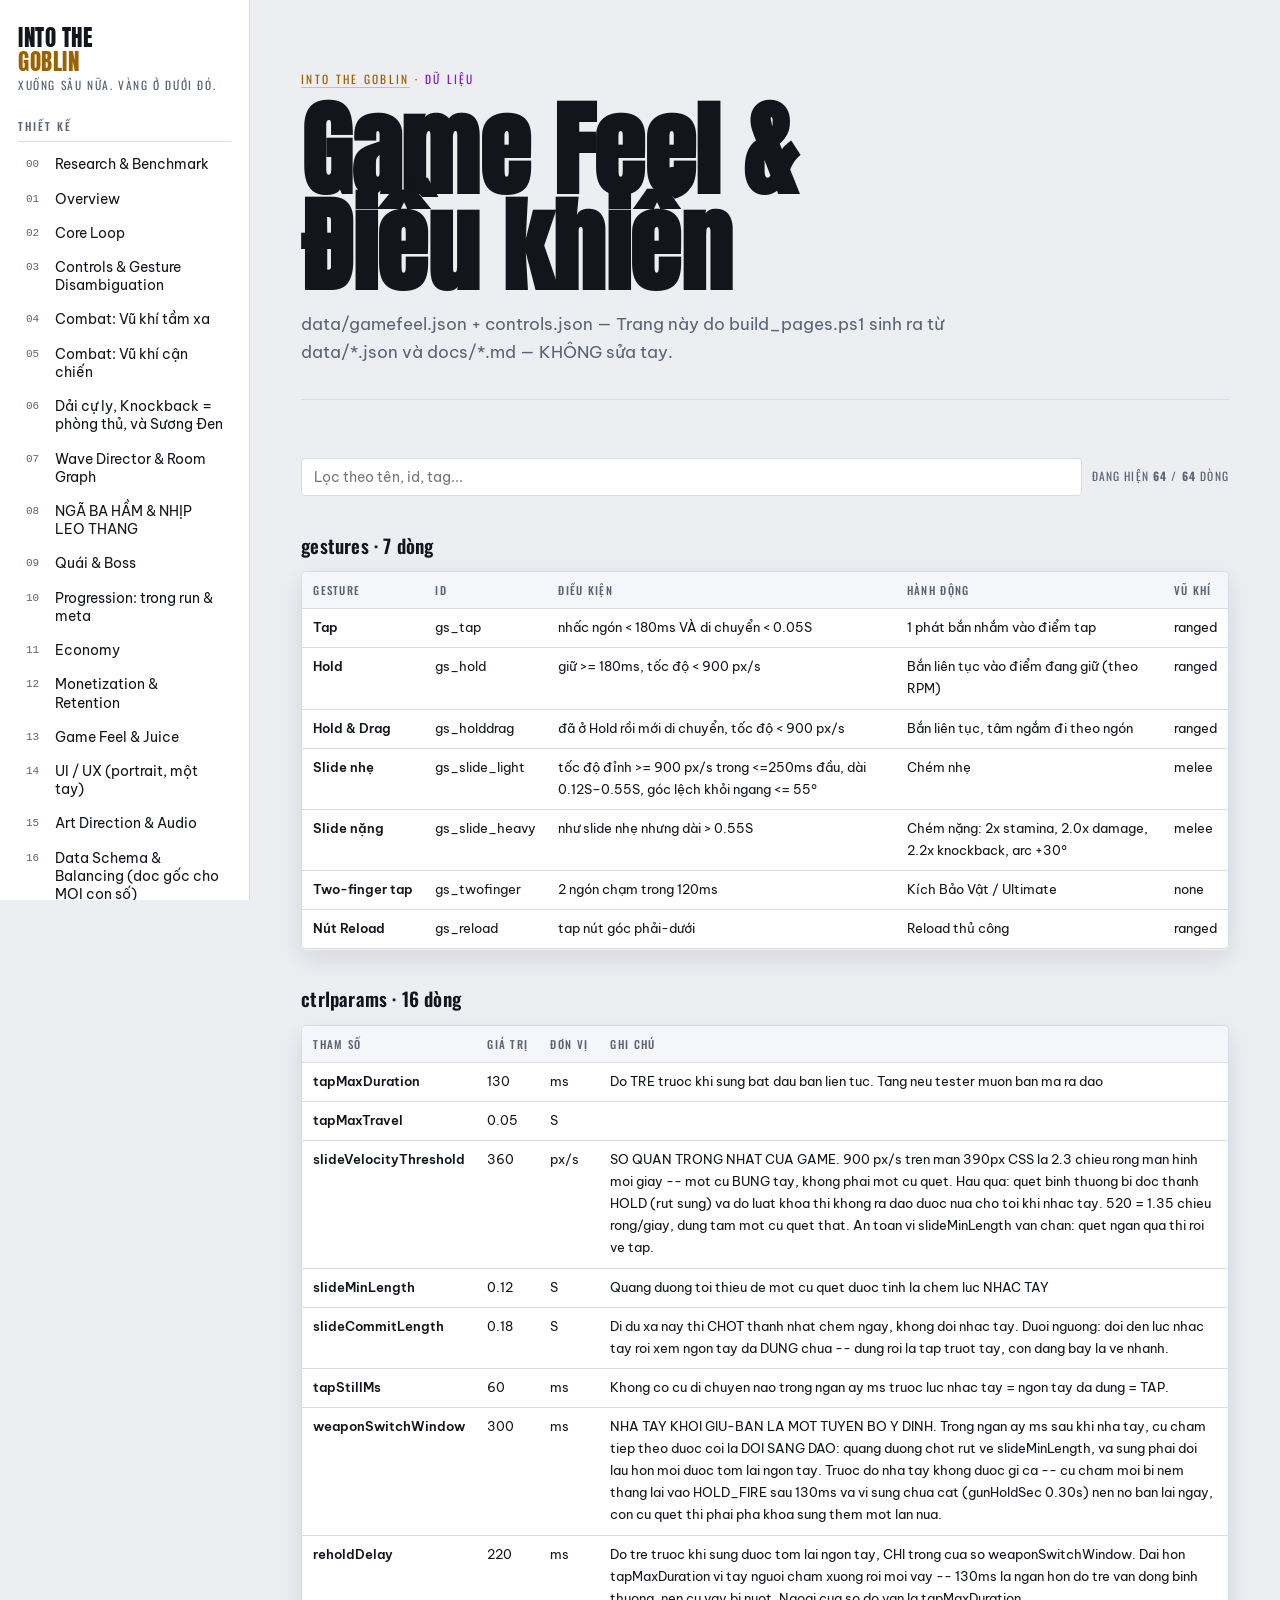
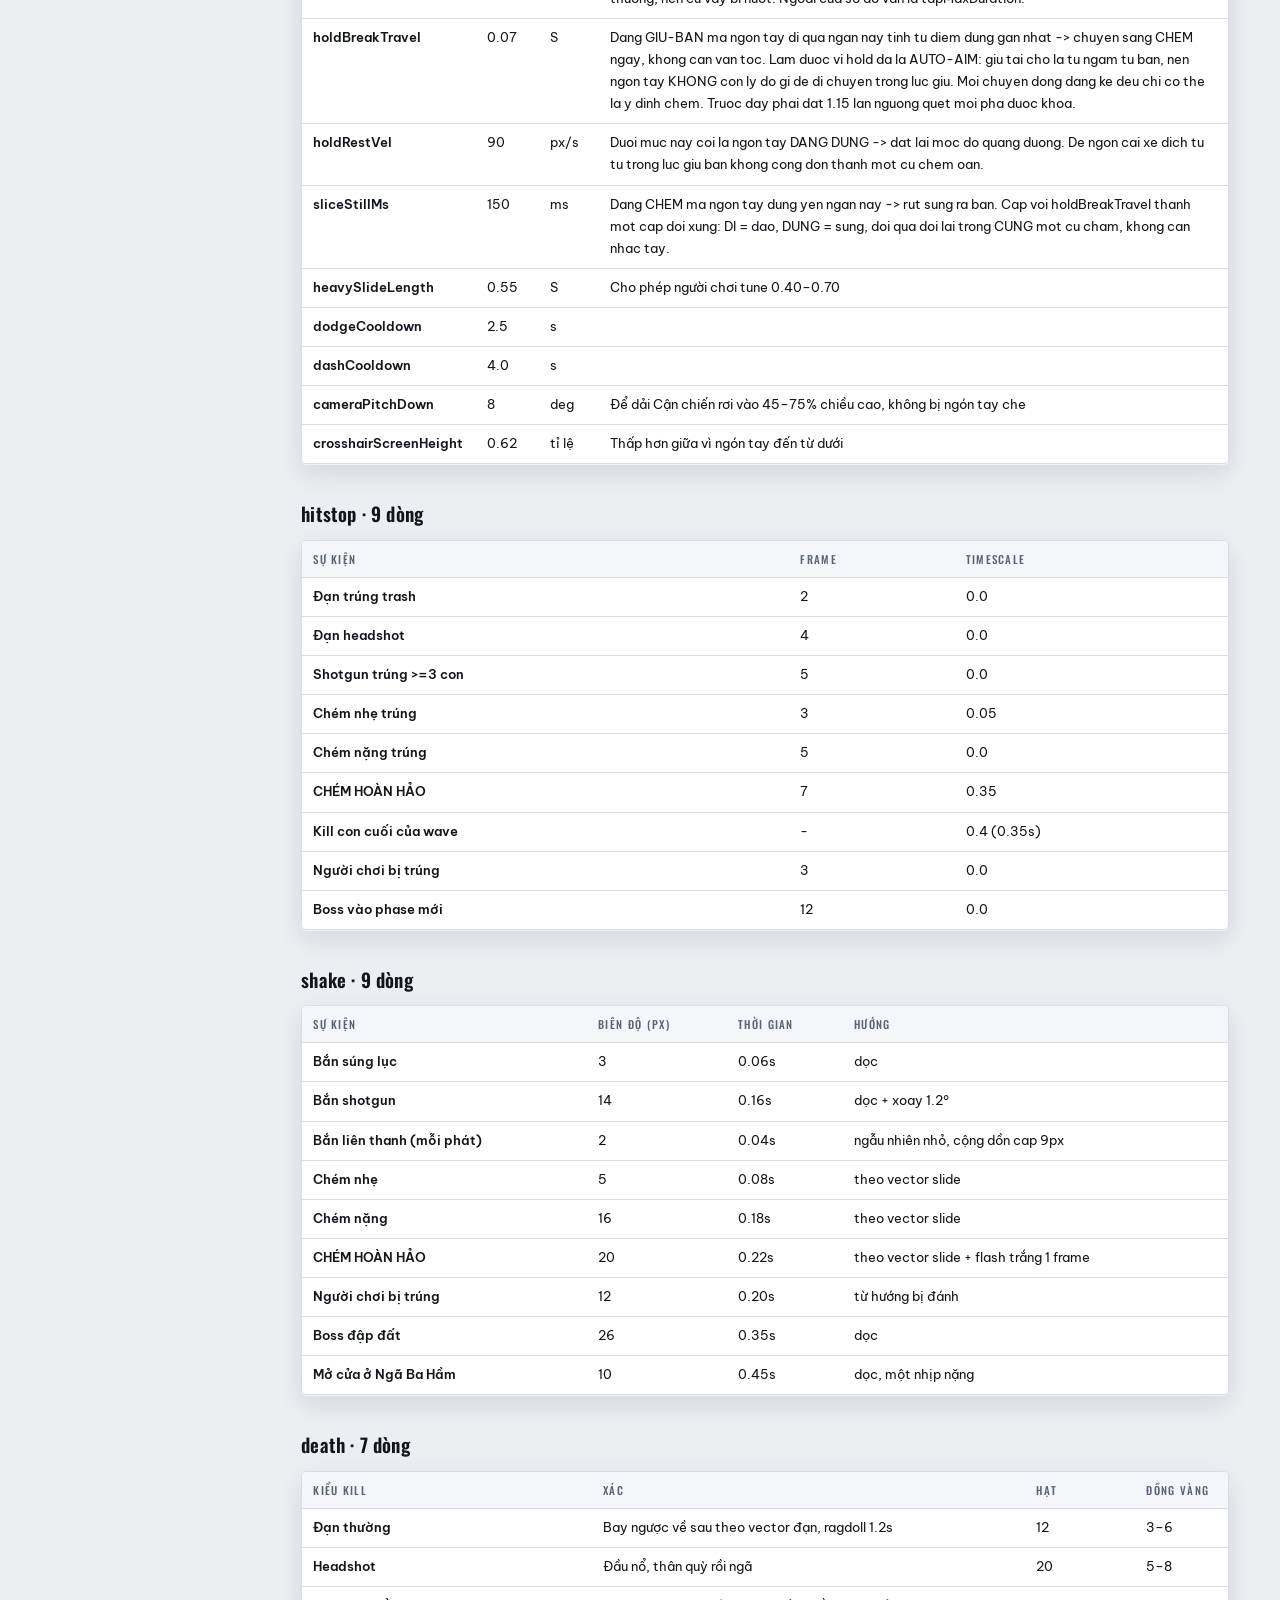
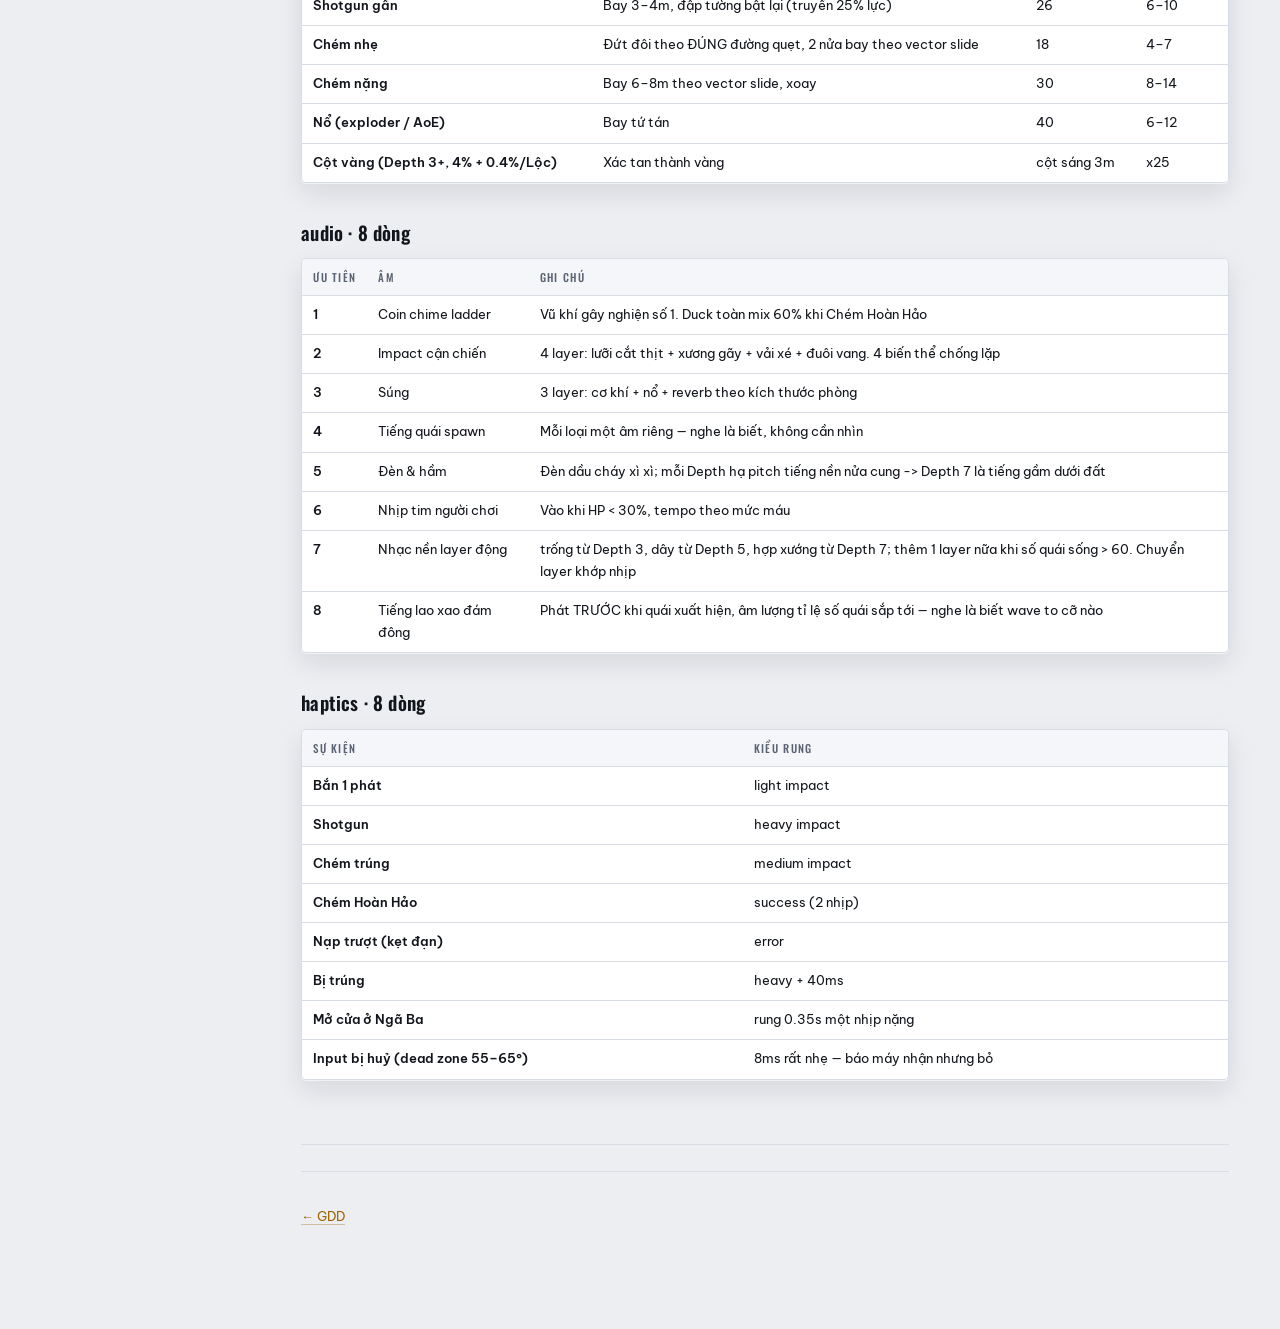
<file: feel.html>
<!DOCTYPE html>
<html lang="vi">
<head>
<meta charset="utf-8" />
<meta name="viewport" content="width=device-width, initial-scale=1" />
<title>Game Feel &amp; Điều khiển | Into the Goblin</title>
<style>
@import url("https://fonts.googleapis.com/css2?family=Anton&family=Oswald:wght@400;500;600&family=Be+Vietnam+Pro:ital,wght@0,300;0,400;0,600;0,700;1,400&display=swap");
:root{
  --ground:#0B0D10; --surface:#141821; --surface2:#1B212C; --line:#262E3B;
  --ink:#E7E9ED; --muted:#8B93A2;
  --gold:#FFC53D; --gold-deep:#FF8A00; --bell:#B14CFF; --danger:#FF4438; --ok:#3ED598;
  --shadow:0 1px 0 rgba(255,255,255,.03), 0 12px 32px rgba(0,0,0,.45);
  --rail:250px;
  --f-disp:"Anton",Impact,"Arial Narrow Bold",sans-serif;
  --f-lab:"Oswald","Arial Narrow",sans-serif;
  --f-body:"Be Vietnam Pro",-apple-system,Segoe UI,Roboto,sans-serif;
  --f-mono:ui-monospace,SFMono-Regular,Menlo,Consolas,monospace;
}
:root:not([data-theme="light"]){ color-scheme:dark; }
@media (prefers-color-scheme: light){
  :root:not([data-theme="dark"]){
    --ground:#ECEEF2; --surface:#FFFFFF; --surface2:#F5F6F9; --line:#D8DCE4;
    --ink:#12161C; --muted:#5A6373;
    --gold:#9A6200; --gold-deep:#C07800; --bell:#7A21C7; --danger:#C42B20; --ok:#0E7C55;
    --shadow:0 1px 0 rgba(255,255,255,.6), 0 10px 26px rgba(16,22,32,.10);
    color-scheme:light;
  }
}
:root[data-theme="light"]{
  --ground:#ECEEF2; --surface:#FFFFFF; --surface2:#F5F6F9; --line:#D8DCE4;
  --ink:#12161C; --muted:#5A6373;
  --gold:#9A6200; --gold-deep:#C07800; --bell:#7A21C7; --danger:#C42B20; --ok:#0E7C55;
  --shadow:0 1px 0 rgba(255,255,255,.6), 0 10px 26px rgba(16,22,32,.10);
  color-scheme:light;
}
*{box-sizing:border-box}
body{margin:0;background:var(--ground);color:var(--ink);font-family:var(--f-body);font-weight:400;line-height:1.65;-webkit-font-smoothing:antialiased}
a{color:var(--gold);text-decoration:none;border-bottom:1px solid color-mix(in srgb, var(--gold) 35%, transparent)}
a:hover{color:var(--gold-deep)}
a:focus-visible,button:focus-visible,input:focus-visible{outline:2px solid var(--bell);outline-offset:2px}
.wrap{display:grid;grid-template-columns:var(--rail) minmax(0,1fr);gap:0;min-height:100vh}
nav.rail{position:sticky;top:0;align-self:start;height:100vh;overflow-y:auto;padding:26px 18px 40px;border-right:1px solid var(--line);background:var(--surface)}
nav.rail .brand{font-family:var(--f-disp);font-size:23px;letter-spacing:.5px;line-height:1.05;color:var(--ink);margin:0 0 2px}
nav.rail .brand span{color:var(--gold)}
nav.rail .tag{font-family:var(--f-lab);font-size:11.5px;letter-spacing:.14em;text-transform:uppercase;color:var(--muted);margin:0 0 22px}
nav.rail h4{font-family:var(--f-lab);font-weight:500;font-size:11px;letter-spacing:.18em;text-transform:uppercase;color:var(--muted);margin:20px 0 8px;padding-bottom:6px;border-bottom:1px solid var(--line)}
nav.rail ol{list-style:none;margin:0;padding:0;display:flex;flex-direction:column;gap:1px}
nav.rail a{display:flex;gap:9px;padding:5px 8px;border-radius:5px;border:0;color:var(--ink);font-size:13.5px;line-height:1.35}
nav.rail a:hover{background:var(--surface2);color:var(--gold)}
nav.rail a .n{font-family:var(--f-mono);font-size:11px;color:var(--muted);padding-top:2px;min-width:20px}
main{min-width:0;padding:0 clamp(18px,4vw,60px) 90px}
header.hero{padding:70px 0 34px;border-bottom:1px solid var(--line);margin-bottom:14px}
header.hero .eyebrow{font-family:var(--f-lab);font-size:11.5px;letter-spacing:.2em;text-transform:uppercase;color:var(--bell);margin:0 0 14px}
header.hero h1{font-family:var(--f-disp);font-size:clamp(46px,8.4vw,104px);line-height:.92;letter-spacing:-.5px;margin:0;text-wrap:balance}
header.hero h1 em{font-style:normal;color:var(--gold)}
header.hero .sub{max-width:62ch;color:var(--muted);font-size:16.5px;margin:16px 0 0}
header.hero .quote{font-family:var(--f-lab);font-weight:400;font-size:15px;letter-spacing:.06em;color:var(--gold);margin:20px 0 0;padding-left:14px;border-left:3px solid var(--gold)}
.chips{display:flex;flex-wrap:wrap;gap:8px;margin:26px 0 0;padding:0;list-style:none}
.chips li{background:var(--surface);border:1px solid var(--line);border-radius:3px;padding:7px 11px;display:flex;gap:7px;align-items:baseline}
.chips b{font-family:var(--f-disp);font-size:19px;color:var(--gold);font-variant-numeric:tabular-nums}
.chips span{font-family:var(--f-lab);font-size:11px;letter-spacing:.11em;text-transform:uppercase;color:var(--muted)}
section.doc{padding:44px 0;border-bottom:1px solid var(--line);scroll-margin-top:14px}
section.doc>h2{font-family:var(--f-disp);font-size:clamp(27px,3.4vw,40px);line-height:1.06;margin:0 0 4px;text-wrap:balance}
section.doc>.docnum{font-family:var(--f-mono);font-size:12px;color:var(--bell);letter-spacing:.1em;margin:0 0 6px}
section.doc>h2+.rule{height:2px;background:linear-gradient(90deg,var(--gold),transparent);margin:0 0 22px;max-width:220px}
.body{max-width:74ch}
.body.wide{max-width:none}
h3{font-family:var(--f-lab);font-weight:600;font-size:19px;letter-spacing:.01em;margin:34px 0 10px;color:var(--ink)}
h4{font-family:var(--f-lab);font-weight:500;font-size:15.5px;letter-spacing:.05em;text-transform:uppercase;color:var(--muted);margin:26px 0 8px}
h5{font-family:var(--f-lab);font-weight:600;font-size:14px;margin:20px 0 6px}
p{margin:0 0 13px}
ul,ol{margin:0 0 13px;padding-left:22px}
li{margin:0 0 5px}
li>.cont{display:block;color:var(--muted)}
strong{font-weight:700}
code{font-family:var(--f-mono);font-size:.87em;background:var(--surface2);border:1px solid var(--line);border-radius:3px;padding:1px 5px}
pre.ascii{font-family:var(--f-mono);font-size:12.2px;line-height:1.5;background:var(--surface);border:1px solid var(--line);border-left:3px solid var(--bell);border-radius:4px;padding:16px 18px;overflow-x:auto;margin:0 0 18px}
pre.ascii code{background:none;border:0;padding:0;font-size:inherit}
blockquote{margin:0 0 18px;padding:14px 18px;background:var(--surface);border-left:3px solid var(--gold);border-radius:0 4px 4px 0;color:var(--ink)}
blockquote p:last-child{margin:0}
hr{border:0;border-top:1px solid var(--line);margin:28px 0}
.tw{overflow-x:auto;margin:0 0 20px;border:1px solid var(--line);border-radius:5px;background:var(--surface);box-shadow:var(--shadow)}
table{border-collapse:collapse;width:100%;font-size:13.4px}
thead th{position:sticky;top:0;background:var(--surface2);font-family:var(--f-lab);font-weight:500;font-size:11px;letter-spacing:.12em;text-transform:uppercase;color:var(--muted);text-align:left;padding:9px 11px;border-bottom:1px solid var(--line);white-space:nowrap}
tbody td{padding:8px 11px;border-bottom:1px solid var(--line);vertical-align:top;font-variant-numeric:tabular-nums}
tbody tr:last-child td{border-bottom:0}
tbody tr:hover{background:var(--surface2)}
tbody td:first-child{font-weight:600;white-space:nowrap}
.filter{display:flex;gap:10px;align-items:center;flex-wrap:wrap;margin:0 0 14px}
.filter input{flex:1 1 240px;min-width:180px;background:var(--surface);color:var(--ink);border:1px solid var(--line);border-radius:4px;padding:9px 12px;font-family:var(--f-body);font-size:14px}
.filter .count{font-family:var(--f-lab);font-size:11.5px;letter-spacing:.1em;text-transform:uppercase;color:var(--muted)}
.ladder{display:flex;flex-direction:column;gap:3px;margin:0 0 12px;padding:18px;background:var(--surface);border:1px solid var(--line);border-radius:5px}
.rung{display:grid;grid-template-columns:38px 1fr 122px;gap:10px;align-items:center}
.rung .g{font-family:var(--f-mono);font-size:11.5px;color:var(--muted)}
.rung .bars{display:flex;flex-direction:column;gap:2px;min-width:0}
.rung .bar{display:block;height:7px;border-radius:1px;min-width:2px}
.bar.gold{background:linear-gradient(90deg,var(--gold),var(--gold-deep))}
.bar.bell{background:var(--bell);opacity:.75}
.rung .mult{font-family:var(--f-mono);font-size:11.5px;color:var(--ink);text-align:right;font-variant-numeric:tabular-nums}
.legend{font-size:12.5px;color:var(--muted)}
.legend .sw{display:inline-block;width:22px;height:7px;border-radius:1px;vertical-align:middle}
.legend .sw.gold{background:var(--gold)} .legend .sw.bell{background:var(--bell)}
.cards{display:grid;grid-template-columns:repeat(auto-fill,minmax(215px,1fr));gap:12px;margin:8px 0 0;padding:0;list-style:none}
.cards li{background:var(--surface);border:1px solid var(--line);border-radius:5px;padding:15px 16px}
.cards a{border:0;font-family:var(--f-lab);font-weight:600;font-size:15px;letter-spacing:.02em}
.cards p{margin:5px 0 0;font-size:12.8px;color:var(--muted)}
.stat{display:flex;gap:26px;flex-wrap:wrap;margin:0 0 20px;padding:16px 18px;background:var(--surface);border:1px solid var(--line);border-radius:5px}
.stat div{display:flex;flex-direction:column}
.stat b{font-family:var(--f-disp);font-size:26px;line-height:1;font-variant-numeric:tabular-nums}
.stat b.ok{color:var(--ok)} .stat b.warn{color:var(--gold)} .stat b.bad{color:var(--danger)}
.stat span{font-family:var(--f-lab);font-size:10.5px;letter-spacing:.14em;text-transform:uppercase;color:var(--muted);margin-top:4px}
footer{padding:34px 0 0;color:var(--muted);font-size:12.5px;border-top:1px solid var(--line);margin-top:26px}
.top{position:fixed;right:16px;bottom:16px;background:var(--surface);border:1px solid var(--line);border-radius:4px;padding:8px 12px;font-family:var(--f-lab);font-size:11px;letter-spacing:.12em;text-transform:uppercase;color:var(--muted)}
@media (max-width:900px){
  .wrap{grid-template-columns:1fr}
  nav.rail{position:static;height:auto;border-right:0;border-bottom:1px solid var(--line)}
  main{padding:0 18px 70px}
  header.hero{padding:34px 0 24px}
  .rung{grid-template-columns:32px 1fr 96px}
}
@media (prefers-reduced-motion:reduce){*{animation:none!important;transition:none!important}}
</style>
</head>
<body>
<div class="wrap">
<nav class="rail"><p class="brand">INTO THE<br /><span>GOBLIN</span></p><p class="tag">Xuống sâu nữa. Vàng ở dưới đó.</p>
<h4>Thiết kế</h4><ol>
<li><a href="GDD.html#doc-00"><span class="n">00</span><span>Research &amp; Benchmark</span></a></li>
<li><a href="GDD.html#doc-01"><span class="n">01</span><span>Overview</span></a></li>
<li><a href="GDD.html#doc-02"><span class="n">02</span><span>Core Loop</span></a></li>
<li><a href="GDD.html#doc-03"><span class="n">03</span><span>Controls &amp; Gesture Disambiguation</span></a></li>
<li><a href="GDD.html#doc-04"><span class="n">04</span><span>Combat: Vũ khí tầm xa</span></a></li>
<li><a href="GDD.html#doc-05"><span class="n">05</span><span>Combat: Vũ khí cận chiến</span></a></li>
<li><a href="GDD.html#doc-06"><span class="n">06</span><span>Dải cự ly, Knockback = phòng thủ, và Sương Đen</span></a></li>
<li><a href="GDD.html#doc-07"><span class="n">07</span><span>Wave Director &amp; Room Graph</span></a></li>
<li><a href="GDD.html#doc-08"><span class="n">08</span><span>NGÃ BA HẦM &amp; NHỊP LEO THANG</span></a></li>
<li><a href="GDD.html#doc-09"><span class="n">09</span><span>Quái &amp; Boss</span></a></li>
<li><a href="GDD.html#doc-10"><span class="n">10</span><span>Progression: trong run &amp; meta</span></a></li>
<li><a href="GDD.html#doc-11"><span class="n">11</span><span>Economy</span></a></li>
<li><a href="GDD.html#doc-12"><span class="n">12</span><span>Monetization &amp; Retention</span></a></li>
<li><a href="GDD.html#doc-13"><span class="n">13</span><span>Game Feel &amp; Juice</span></a></li>
<li><a href="GDD.html#doc-14"><span class="n">14</span><span>UI / UX (portrait, một tay)</span></a></li>
<li><a href="GDD.html#doc-15"><span class="n">15</span><span>Art Direction &amp; Audio</span></a></li>
<li><a href="GDD.html#doc-16"><span class="n">16</span><span>Data Schema &amp; Balancing (doc gốc cho MỌI con số)</span></a></li>
<li><a href="GDD.html#doc-17"><span class="n">17</span><span>Production Roadmap, Playtest &amp; Risk</span></a></li>
<li><a href="GDD.html#doc-18"><span class="n">18</span><span>Prototype three.js (playable)</span></a></li>
</ol>
<h4>Dữ liệu</h4><ol>
<li><a href="weapons.html"><span class="n">&#9679;</span><span>Vũ khí</span></a></li>
<li><a href="enemies.html"><span class="n">&#9679;</span><span>Quái &amp; Boss</span></a></li>
<li><a href="content.html"><span class="n">&#9679;</span><span>Hầm: Depth · Phòng · Wave</span></a></li>
<li><a href="meta.html"><span class="n">&#9679;</span><span>Thẻ · Bảo vật · Talent · Trại Mỏ</span></a></li>
<li><a href="economy.html"><span class="n">&#9679;</span><span>Kinh tế &amp; Kiếm tiền</span></a></li>
<li><a href="feel.html"><span class="n">&#9679;</span><span>Game Feel &amp; Điều khiển</span></a></li>
</ol>
<h4>Kiểm tra</h4><ol>
<li><a href="audit_report.md"><span class="n">&#9679;</span><span>audit_report.md</span></a></li>
<li><a href="balance_report.md"><span class="n">&#9679;</span><span>balance_report.md</span></a></li>
</ol></nav>

<main><header class="hero"><p class="eyebrow"><a href="GDD.html">INTO THE GOBLIN</a> &middot; Dữ liệu</p>
<h1>Game Feel &amp; Điều khiển</h1><p class="sub">data/gamefeel.json + controls.json &mdash; Trang này do build_pages.ps1 sinh ra từ data/*.json và docs/*.md — KHÔNG sửa tay.</p></header>
<section class="doc"><div class="filter"><input id="q" type="search" placeholder="Lọc theo tên, id, tag..." /><span class="count">Đang hiện <b id="qc"></b> dòng</span></div>
<h3>gestures &middot; 7 dòng</h3>
<div class="tw" data-table="gestures"><table>
<thead><tr><th>Gesture</th><th>ID</th><th>Điều kiện</th><th>Hành động</th><th>Vũ khí</th></tr></thead><tbody>
<tr data-hay="tap gs_tap nhấc ngón &lt; 180ms và di chuyển &lt; 0.05s 1 phát bắn nhắm vào điểm tap ranged"><td>Tap</td><td>gs_tap</td><td>nhấc ngón &lt; 180ms VÀ di chuyển &lt; 0.05S</td><td>1 phát bắn nhắm vào điểm tap</td><td>ranged</td></tr>
<tr data-hay="hold gs_hold giữ &gt;= 180ms, tốc độ &lt; 900 px/s bắn liên tục vào điểm đang giữ (theo rpm) ranged"><td>Hold</td><td>gs_hold</td><td>giữ &gt;= 180ms, tốc độ &lt; 900 px/s</td><td>Bắn liên tục vào điểm đang giữ (theo RPM)</td><td>ranged</td></tr>
<tr data-hay="hold &amp; drag gs_holddrag đã ở hold rồi mới di chuyển, tốc độ &lt; 900 px/s bắn liên tục, tâm ngắm đi theo ngón ranged"><td>Hold &amp; Drag</td><td>gs_holddrag</td><td>đã ở Hold rồi mới di chuyển, tốc độ &lt; 900 px/s</td><td>Bắn liên tục, tâm ngắm đi theo ngón</td><td>ranged</td></tr>
<tr data-hay="slide nhẹ gs_slide_light tốc độ đỉnh &gt;= 900 px/s trong &lt;=250ms đầu, dài 0.12s–0.55s, góc lệch khỏi ngang &lt;= 55° chém nhẹ melee"><td>Slide nhẹ</td><td>gs_slide_light</td><td>tốc độ đỉnh &gt;= 900 px/s trong &lt;=250ms đầu, dài 0.12S–0.55S, góc lệch khỏi ngang &lt;= 55°</td><td>Chém nhẹ</td><td>melee</td></tr>
<tr data-hay="slide nặng gs_slide_heavy như slide nhẹ nhưng dài &gt; 0.55s chém nặng: 2x stamina, 2.0x damage, 2.2x knockback, arc +30° melee"><td>Slide nặng</td><td>gs_slide_heavy</td><td>như slide nhẹ nhưng dài &gt; 0.55S</td><td>Chém nặng: 2x stamina, 2.0x damage, 2.2x knockback, arc +30°</td><td>melee</td></tr>
<tr data-hay="two-finger tap gs_twofinger 2 ngón chạm trong 120ms kích bảo vật / ultimate none"><td>Two-finger tap</td><td>gs_twofinger</td><td>2 ngón chạm trong 120ms</td><td>Kích Bảo Vật / Ultimate</td><td>none</td></tr>
<tr data-hay="nút reload gs_reload tap nút góc phải-dưới reload thủ công ranged"><td>Nút Reload</td><td>gs_reload</td><td>tap nút góc phải-dưới</td><td>Reload thủ công</td><td>ranged</td></tr>
</tbody></table></div>

<h3>ctrlparams &middot; 16 dòng</h3>
<div class="tw" data-table="ctrlparams"><table>
<thead><tr><th>Tham số</th><th>Giá trị</th><th>Đơn vị</th><th>Ghi chú</th></tr></thead><tbody>
<tr data-hay="tapmaxduration 130 ms do tre truoc khi sung bat dau ban lien tuc. tang neu tester muon ban ma ra dao"><td>tapMaxDuration</td><td>130</td><td>ms</td><td>Do TRE truoc khi sung bat dau ban lien tuc. Tang neu tester muon ban ma ra dao</td></tr>
<tr data-hay="tapmaxtravel 0.05 s "><td>tapMaxTravel</td><td>0.05</td><td>S</td><td></td></tr>
<tr data-hay="slidevelocitythreshold 360 px/s so quan trong nhat cua game. 900 px/s tren man 390px css la 2.3 chieu rong man hinh moi giay -- mot cu bung tay, khong phai mot cu quet. hau qua: quet binh thuong bi doc thanh hold (rut sung) va do luat khoa thi khong ra dao duoc nua cho toi khi nhac tay. 520 = 1.35 chieu rong/giay, dung tam mot cu quet that. an toan vi slideminlength van chan: quet ngan qua thi roi ve tap."><td>slideVelocityThreshold</td><td>360</td><td>px/s</td><td>SO QUAN TRONG NHAT CUA GAME. 900 px/s tren man 390px CSS la 2.3 chieu rong man hinh moi giay -- mot cu BUNG tay, khong phai mot cu quet. Hau qua: quet binh thuong bi doc thanh HOLD (rut sung) va do luat khoa thi khong ra dao duoc nua cho toi khi nhac tay. 520 = 1.35 chieu rong/giay, dung tam mot cu quet that. An toan vi slideMinLength van chan: quet ngan qua thi roi ve tap.</td></tr>
<tr data-hay="slideminlength 0.12 s quang duong toi thieu de mot cu quet duoc tinh la chem luc nhac tay"><td>slideMinLength</td><td>0.12</td><td>S</td><td>Quang duong toi thieu de mot cu quet duoc tinh la chem luc NHAC TAY</td></tr>
<tr data-hay="slidecommitlength 0.18 s di du xa nay thi chot thanh nhat chem ngay, khong doi nhac tay. duoi nguong: doi den luc nhac tay roi xem ngon tay da dung chua -- dung roi la tap truot tay, con dang bay la ve nhanh."><td>slideCommitLength</td><td>0.18</td><td>S</td><td>Di du xa nay thi CHOT thanh nhat chem ngay, khong doi nhac tay. Duoi nguong: doi den luc nhac tay roi xem ngon tay da DUNG chua -- dung roi la tap truot tay, con dang bay la ve nhanh.</td></tr>
<tr data-hay="tapstillms 60 ms khong co cu di chuyen nao trong ngan ay ms truoc luc nhac tay = ngon tay da dung = tap."><td>tapStillMs</td><td>60</td><td>ms</td><td>Khong co cu di chuyen nao trong ngan ay ms truoc luc nhac tay = ngon tay da dung = TAP.</td></tr>
<tr data-hay="weaponswitchwindow 300 ms nha tay khoi giu-ban la mot tuyen bo y dinh. trong ngan ay ms sau khi nha tay, cu cham tiep theo duoc coi la doi sang dao: quang duong chot rut ve slideminlength, va sung phai doi lau hon moi duoc tom lai ngon tay. truoc do nha tay khong duoc gi ca -- cu cham moi bi nem thang lai vao hold_fire sau 130ms va vi sung chua cat (gunholdsec 0.30s) nen no ban lai ngay, con cu quet thi phai pha khoa sung them mot lan nua."><td>weaponSwitchWindow</td><td>300</td><td>ms</td><td>NHA TAY KHOI GIU-BAN LA MOT TUYEN BO Y DINH. Trong ngan ay ms sau khi nha tay, cu cham tiep theo duoc coi la DOI SANG DAO: quang duong chot rut ve slideMinLength, va sung phai doi lau hon moi duoc tom lai ngon tay. Truoc do nha tay khong duoc gi ca -- cu cham moi bi nem thang lai vao HOLD_FIRE sau 130ms va vi sung chua cat (gunHoldSec 0.30s) nen no ban lai ngay, con cu quet thi phai pha khoa sung them mot lan nua.</td></tr>
<tr data-hay="reholddelay 220 ms do tre truoc khi sung duoc tom lai ngon tay, chi trong cua so weaponswitchwindow. dai hon tapmaxduration vi tay nguoi cham xuong roi moi vay -- 130ms la ngan hon do tre van dong binh thuong, nen cu vay bi nuot. ngoai cua so do van la tapmaxduration."><td>reholdDelay</td><td>220</td><td>ms</td><td>Do tre truoc khi sung duoc tom lai ngon tay, CHI trong cua so weaponSwitchWindow. Dai hon tapMaxDuration vi tay nguoi cham xuong roi moi vay -- 130ms la ngan hon do tre van dong binh thuong, nen cu vay bi nuot. Ngoai cua so do van la tapMaxDuration.</td></tr>
<tr data-hay="holdbreaktravel 0.07 s dang giu-ban ma ngon tay di qua ngan nay tinh tu diem dung gan nhat -&gt; chuyen sang chem ngay, khong can van toc. lam duoc vi hold da la auto-aim: giu tai cho la tu ngam tu ban, nen ngon tay khong con ly do gi de di chuyen trong luc giu. moi chuyen dong dang ke deu chi co the la y dinh chem. truoc day phai dat 1.15 lan nguong quet moi pha duoc khoa."><td>holdBreakTravel</td><td>0.07</td><td>S</td><td>Dang GIU-BAN ma ngon tay di qua ngan nay tinh tu diem dung gan nhat -&gt; chuyen sang CHEM ngay, khong can van toc. Lam duoc vi hold da la AUTO-AIM: giu tai cho la tu ngam tu ban, nen ngon tay KHONG con ly do gi de di chuyen trong luc giu. Moi chuyen dong dang ke deu chi co the la y dinh chem. Truoc day phai dat 1.15 lan nguong quet moi pha duoc khoa.</td></tr>
<tr data-hay="holdrestvel 90 px/s duoi muc nay coi la ngon tay dang dung -&gt; dat lai moc do quang duong. de ngon cai xe dich tu tu trong luc giu ban khong cong don thanh mot cu chem oan."><td>holdRestVel</td><td>90</td><td>px/s</td><td>Duoi muc nay coi la ngon tay DANG DUNG -&gt; dat lai moc do quang duong. De ngon cai xe dich tu tu trong luc giu ban khong cong don thanh mot cu chem oan.</td></tr>
<tr data-hay="slicestillms 150 ms dang chem ma ngon tay dung yen ngan nay -&gt; rut sung ra ban. cap voi holdbreaktravel thanh mot cap doi xung: di = dao, dung = sung, doi qua doi lai trong cung mot cu cham, khong can nhac tay."><td>sliceStillMs</td><td>150</td><td>ms</td><td>Dang CHEM ma ngon tay dung yen ngan nay -&gt; rut sung ra ban. Cap voi holdBreakTravel thanh mot cap doi xung: DI = dao, DUNG = sung, doi qua doi lai trong CUNG mot cu cham, khong can nhac tay.</td></tr>
<tr data-hay="heavyslidelength 0.55 s cho phép người chơi tune 0.40–0.70"><td>heavySlideLength</td><td>0.55</td><td>S</td><td>Cho phép người chơi tune 0.40–0.70</td></tr>
<tr data-hay="dodgecooldown 2.5 s "><td>dodgeCooldown</td><td>2.5</td><td>s</td><td></td></tr>
<tr data-hay="dashcooldown 4.0 s "><td>dashCooldown</td><td>4.0</td><td>s</td><td></td></tr>
<tr data-hay="camerapitchdown 8 deg để dải cận chiến rơi vào 45–75% chiều cao, không bị ngón tay che"><td>cameraPitchDown</td><td>8</td><td>deg</td><td>Để dải Cận chiến rơi vào 45–75% chiều cao, không bị ngón tay che</td></tr>
<tr data-hay="crosshairscreenheight 0.62 tỉ lệ thấp hơn giữa vì ngón tay đến từ dưới"><td>crosshairScreenHeight</td><td>0.62</td><td>tỉ lệ</td><td>Thấp hơn giữa vì ngón tay đến từ dưới</td></tr>
</tbody></table></div>

<h3>hitstop &middot; 9 dòng</h3>
<div class="tw" data-table="hitstop"><table>
<thead><tr><th>Sự kiện</th><th>Frame</th><th>Timescale</th></tr></thead><tbody>
<tr data-hay="đạn trúng trash 2 0.0"><td>Đạn trúng trash</td><td>2</td><td>0.0</td></tr>
<tr data-hay="đạn headshot 4 0.0"><td>Đạn headshot</td><td>4</td><td>0.0</td></tr>
<tr data-hay="shotgun trúng &gt;=3 con 5 0.0"><td>Shotgun trúng &gt;=3 con</td><td>5</td><td>0.0</td></tr>
<tr data-hay="chém nhẹ trúng 3 0.05"><td>Chém nhẹ trúng</td><td>3</td><td>0.05</td></tr>
<tr data-hay="chém nặng trúng 5 0.0"><td>Chém nặng trúng</td><td>5</td><td>0.0</td></tr>
<tr data-hay="chém hoàn hảo 7 0.35"><td>CHÉM HOÀN HẢO</td><td>7</td><td>0.35</td></tr>
<tr data-hay="kill con cuối của wave - 0.4 (0.35s)"><td>Kill con cuối của wave</td><td>-</td><td>0.4 (0.35s)</td></tr>
<tr data-hay="người chơi bị trúng 3 0.0"><td>Người chơi bị trúng</td><td>3</td><td>0.0</td></tr>
<tr data-hay="boss vào phase mới 12 0.0"><td>Boss vào phase mới</td><td>12</td><td>0.0</td></tr>
</tbody></table></div>

<h3>shake &middot; 9 dòng</h3>
<div class="tw" data-table="shake"><table>
<thead><tr><th>Sự kiện</th><th>Biên độ (px)</th><th>Thời gian</th><th>Hướng</th></tr></thead><tbody>
<tr data-hay="bắn súng lục 3 0.06s dọc"><td>Bắn súng lục</td><td>3</td><td>0.06s</td><td>dọc</td></tr>
<tr data-hay="bắn shotgun 14 0.16s dọc + xoay 1.2°"><td>Bắn shotgun</td><td>14</td><td>0.16s</td><td>dọc + xoay 1.2°</td></tr>
<tr data-hay="bắn liên thanh (mỗi phát) 2 0.04s ngẫu nhiên nhỏ, cộng dồn cap 9px"><td>Bắn liên thanh (mỗi phát)</td><td>2</td><td>0.04s</td><td>ngẫu nhiên nhỏ, cộng dồn cap 9px</td></tr>
<tr data-hay="chém nhẹ 5 0.08s theo vector slide"><td>Chém nhẹ</td><td>5</td><td>0.08s</td><td>theo vector slide</td></tr>
<tr data-hay="chém nặng 16 0.18s theo vector slide"><td>Chém nặng</td><td>16</td><td>0.18s</td><td>theo vector slide</td></tr>
<tr data-hay="chém hoàn hảo 20 0.22s theo vector slide + flash trắng 1 frame"><td>CHÉM HOÀN HẢO</td><td>20</td><td>0.22s</td><td>theo vector slide + flash trắng 1 frame</td></tr>
<tr data-hay="người chơi bị trúng 12 0.20s từ hướng bị đánh"><td>Người chơi bị trúng</td><td>12</td><td>0.20s</td><td>từ hướng bị đánh</td></tr>
<tr data-hay="boss đập đất 26 0.35s dọc"><td>Boss đập đất</td><td>26</td><td>0.35s</td><td>dọc</td></tr>
<tr data-hay="mở cửa ở ngã ba hầm 10 0.45s dọc, một nhịp nặng"><td>Mở cửa ở Ngã Ba Hầm</td><td>10</td><td>0.45s</td><td>dọc, một nhịp nặng</td></tr>
</tbody></table></div>

<h3>death &middot; 7 dòng</h3>
<div class="tw" data-table="death"><table>
<thead><tr><th>Kiểu kill</th><th>Xác</th><th>Hạt</th><th>Đồng vàng</th></tr></thead><tbody>
<tr data-hay="đạn thường bay ngược về sau theo vector đạn, ragdoll 1.2s 12 3–6"><td>Đạn thường</td><td>Bay ngược về sau theo vector đạn, ragdoll 1.2s</td><td>12</td><td>3–6</td></tr>
<tr data-hay="headshot đầu nổ, thân quỳ rồi ngã 20 5–8"><td>Headshot</td><td>Đầu nổ, thân quỳ rồi ngã</td><td>20</td><td>5–8</td></tr>
<tr data-hay="shotgun gần bay 3–4m, đập tường bật lại (truyền 25% lực) 26 6–10"><td>Shotgun gần</td><td>Bay 3–4m, đập tường bật lại (truyền 25% lực)</td><td>26</td><td>6–10</td></tr>
<tr data-hay="chém nhẹ đứt đôi theo đúng đường quẹt, 2 nửa bay theo vector slide 18 4–7"><td>Chém nhẹ</td><td>Đứt đôi theo ĐÚNG đường quẹt, 2 nửa bay theo vector slide</td><td>18</td><td>4–7</td></tr>
<tr data-hay="chém nặng bay 6–8m theo vector slide, xoay 30 8–14"><td>Chém nặng</td><td>Bay 6–8m theo vector slide, xoay</td><td>30</td><td>8–14</td></tr>
<tr data-hay="nổ (exploder / aoe) bay tứ tán 40 6–12"><td>Nổ (exploder / AoE)</td><td>Bay tứ tán</td><td>40</td><td>6–12</td></tr>
<tr data-hay="cột vàng (depth 3+, 4% + 0.4%/lộc) xác tan thành vàng cột sáng 3m x25"><td>Cột vàng (Depth 3+, 4% + 0.4%/Lộc)</td><td>Xác tan thành vàng</td><td>cột sáng 3m</td><td>x25</td></tr>
</tbody></table></div>

<h3>audio &middot; 8 dòng</h3>
<div class="tw" data-table="audio"><table>
<thead><tr><th>Ưu tiên</th><th>Âm</th><th>Ghi chú</th></tr></thead><tbody>
<tr data-hay="1 coin chime ladder vũ khí gây nghiện số 1. duck toàn mix 60% khi chém hoàn hảo"><td>1</td><td>Coin chime ladder</td><td>Vũ khí gây nghiện số 1. Duck toàn mix 60% khi Chém Hoàn Hảo</td></tr>
<tr data-hay="2 impact cận chiến 4 layer: lưỡi cắt thịt + xương gãy + vải xé + đuôi vang. 4 biến thể chống lặp"><td>2</td><td>Impact cận chiến</td><td>4 layer: lưỡi cắt thịt + xương gãy + vải xé + đuôi vang. 4 biến thể chống lặp</td></tr>
<tr data-hay="3 súng 3 layer: cơ khí + nổ + reverb theo kích thước phòng"><td>3</td><td>Súng</td><td>3 layer: cơ khí + nổ + reverb theo kích thước phòng</td></tr>
<tr data-hay="4 tiếng quái spawn mỗi loại một âm riêng — nghe là biết, không cần nhìn"><td>4</td><td>Tiếng quái spawn</td><td>Mỗi loại một âm riêng — nghe là biết, không cần nhìn</td></tr>
<tr data-hay="5 đèn &amp; hầm đèn dầu cháy xì xì; mỗi depth hạ pitch tiếng nền nửa cung -&gt; depth 7 là tiếng gầm dưới đất"><td>5</td><td>Đèn &amp; hầm</td><td>Đèn dầu cháy xì xì; mỗi Depth hạ pitch tiếng nền nửa cung -&gt; Depth 7 là tiếng gầm dưới đất</td></tr>
<tr data-hay="6 nhịp tim người chơi vào khi hp &lt; 30%, tempo theo mức máu"><td>6</td><td>Nhịp tim người chơi</td><td>Vào khi HP &lt; 30%, tempo theo mức máu</td></tr>
<tr data-hay="7 nhạc nền layer động trống từ depth 3, dây từ depth 5, hợp xướng từ depth 7; thêm 1 layer nữa khi số quái sống &gt; 60. chuyển layer khớp nhịp"><td>7</td><td>Nhạc nền layer động</td><td>trống từ Depth 3, dây từ Depth 5, hợp xướng từ Depth 7; thêm 1 layer nữa khi số quái sống &gt; 60. Chuyển layer khớp nhịp</td></tr>
<tr data-hay="8 tiếng lao xao đám đông phát trước khi quái xuất hiện, âm lượng tỉ lệ số quái sắp tới — nghe là biết wave to cỡ nào"><td>8</td><td>Tiếng lao xao đám đông</td><td>Phát TRƯỚC khi quái xuất hiện, âm lượng tỉ lệ số quái sắp tới — nghe là biết wave to cỡ nào</td></tr>
</tbody></table></div>

<h3>haptics &middot; 8 dòng</h3>
<div class="tw" data-table="haptics"><table>
<thead><tr><th>Sự kiện</th><th>Kiểu rung</th></tr></thead><tbody>
<tr data-hay="bắn 1 phát light impact"><td>Bắn 1 phát</td><td>light impact</td></tr>
<tr data-hay="shotgun heavy impact"><td>Shotgun</td><td>heavy impact</td></tr>
<tr data-hay="chém trúng medium impact"><td>Chém trúng</td><td>medium impact</td></tr>
<tr data-hay="chém hoàn hảo success (2 nhịp)"><td>Chém Hoàn Hảo</td><td>success (2 nhịp)</td></tr>
<tr data-hay="nạp trượt (kẹt đạn) error"><td>Nạp trượt (kẹt đạn)</td><td>error</td></tr>
<tr data-hay="bị trúng heavy + 40ms"><td>Bị trúng</td><td>heavy + 40ms</td></tr>
<tr data-hay="mở cửa ở ngã ba rung 0.35s một nhịp nặng"><td>Mở cửa ở Ngã Ba</td><td>rung 0.35s một nhịp nặng</td></tr>
<tr data-hay="input bị huỷ (dead zone 55–65°) 8ms rất nhẹ — báo máy nhận nhưng bỏ"><td>Input bị huỷ (dead zone 55–65°)</td><td>8ms rất nhẹ — báo máy nhận nhưng bỏ</td></tr>
</tbody></table></div>

</section><footer><p><a href="GDD.html">&larr; GDD</a></p></footer></main></div>
<script>
(function(){
  var inp=document.getElementById('q');if(!inp)return;
  var out=document.getElementById('qc');
  function run(){
    var v=inp.value.trim().toLowerCase(),shown=0,total=0;
    document.querySelectorAll('tbody tr[data-hay]').forEach(function(tr){
      total++;var hit=!v||tr.getAttribute('data-hay').indexOf(v)>-1;
      tr.style.display=hit?'':'none';if(hit)shown++;
    });
    if(out)out.textContent=shown+' / '+total;
  }
  inp.addEventListener('input',run);run();
})();
</script>

</body>
</html>
</file>
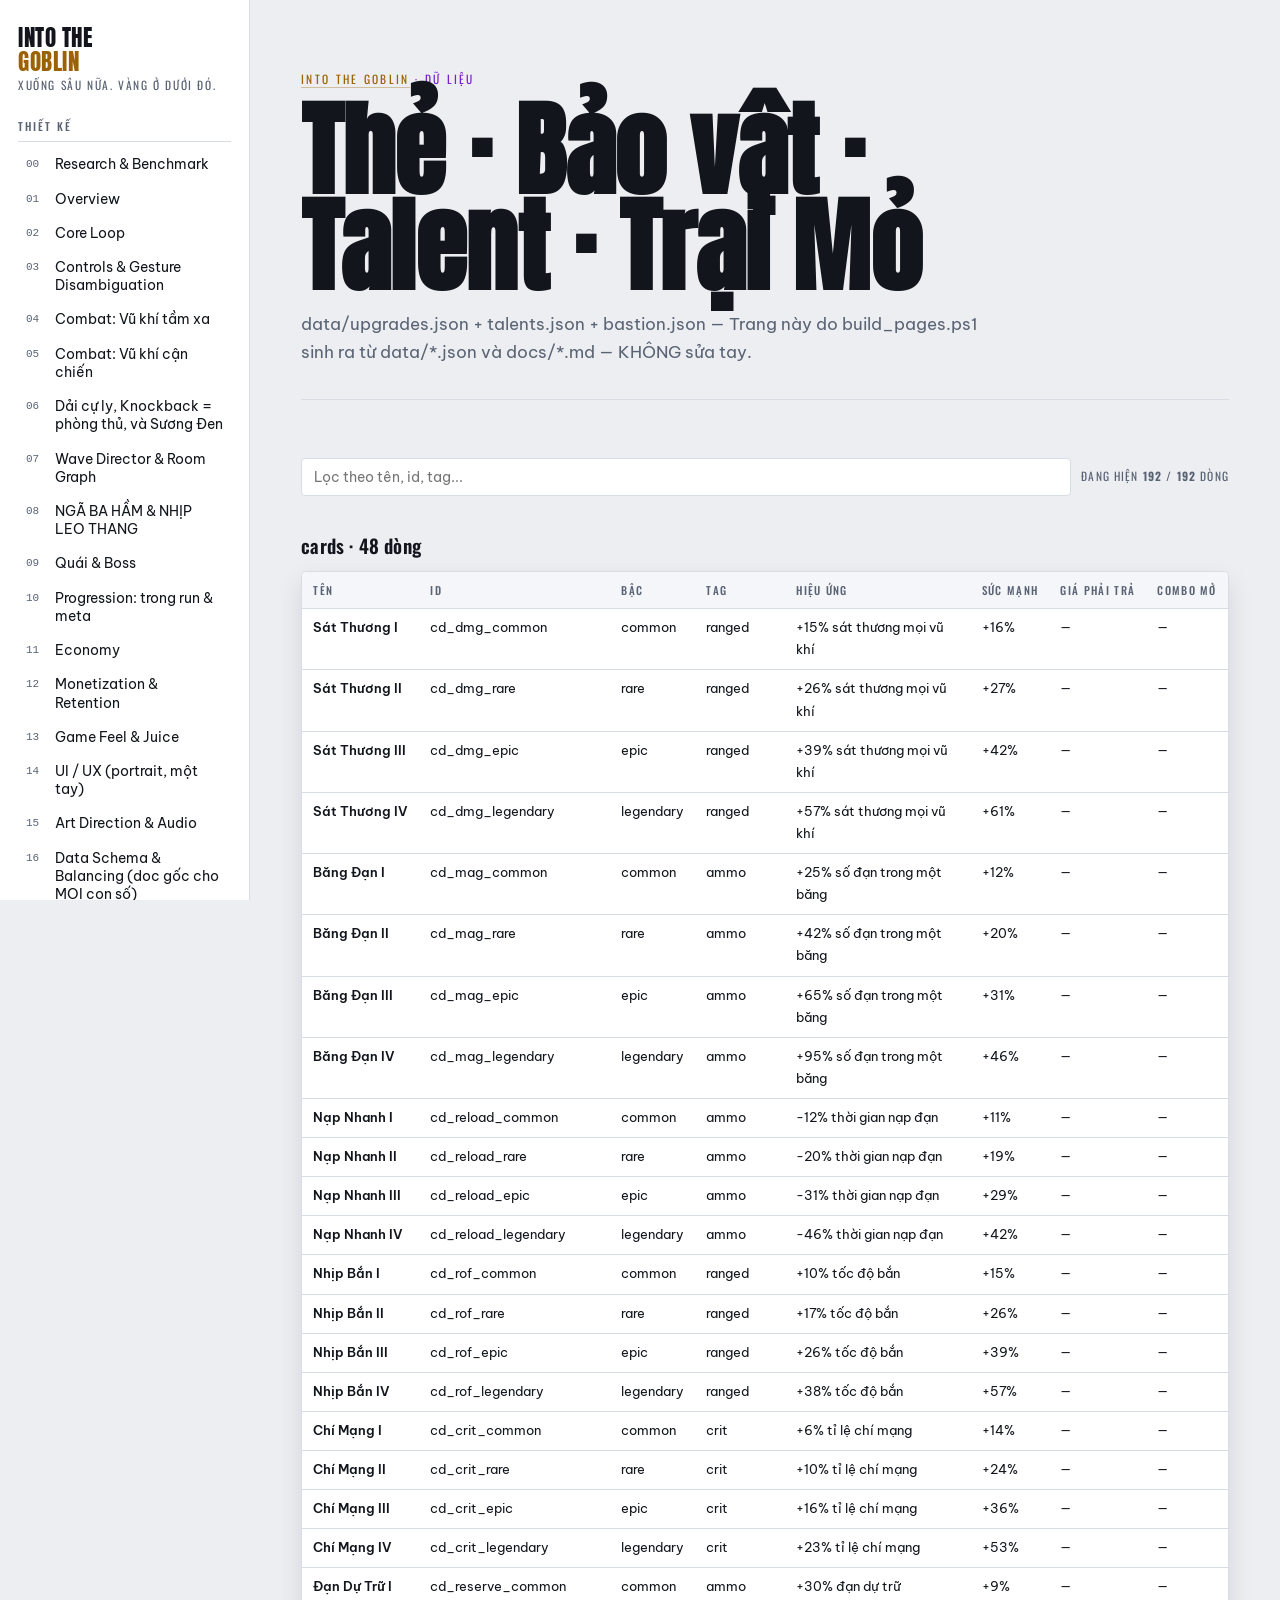
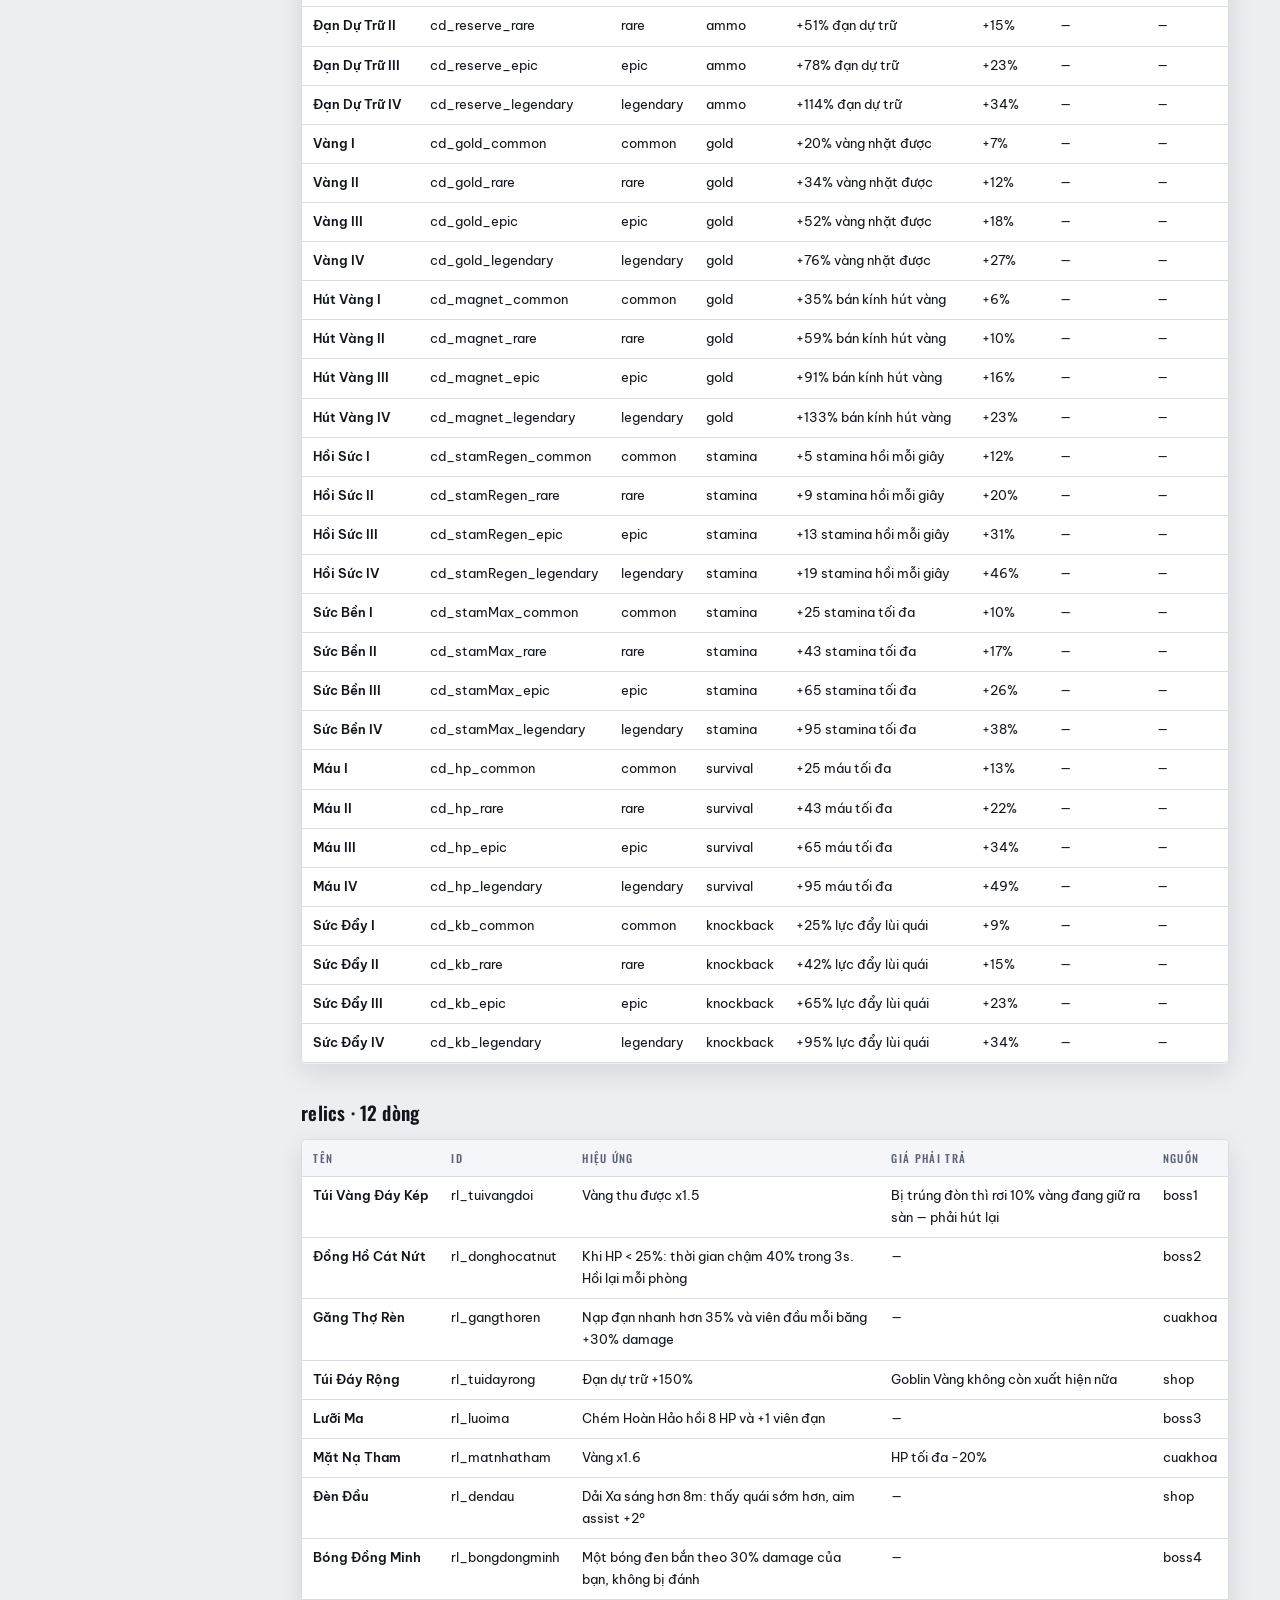
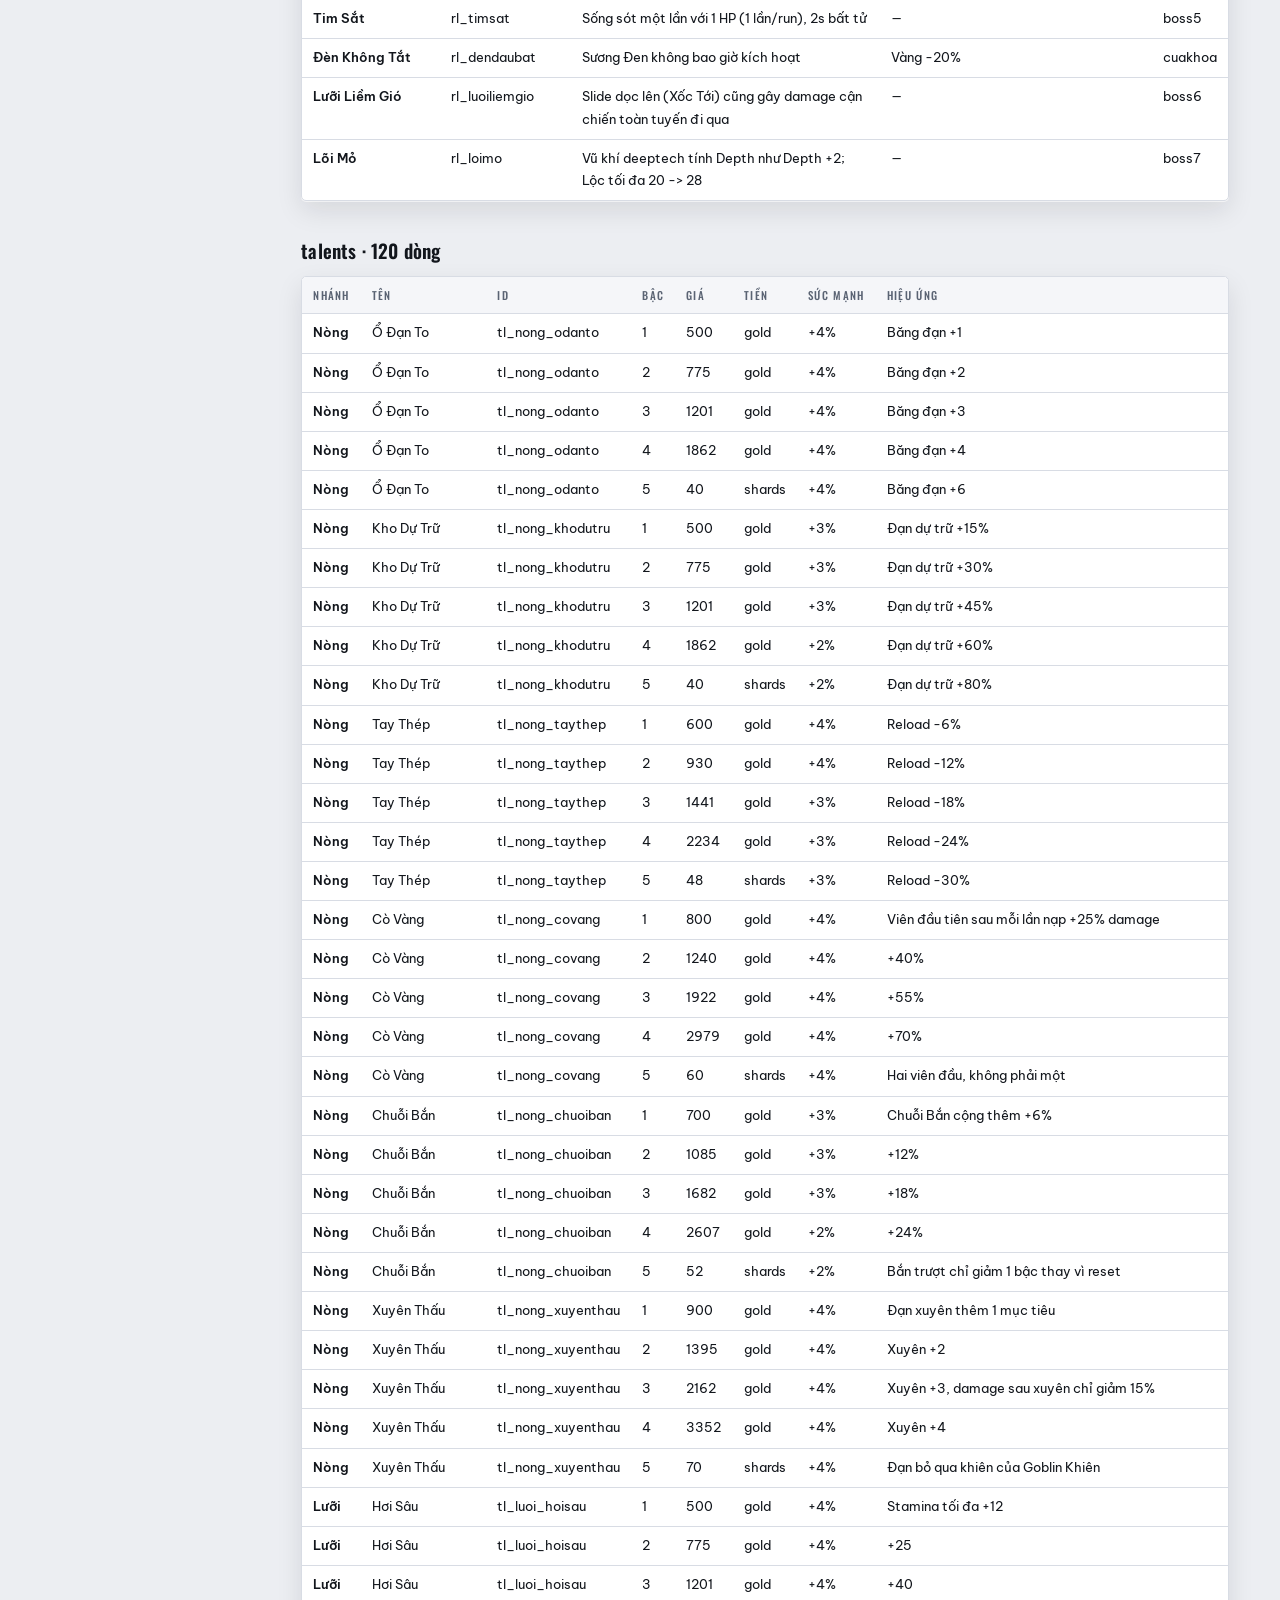
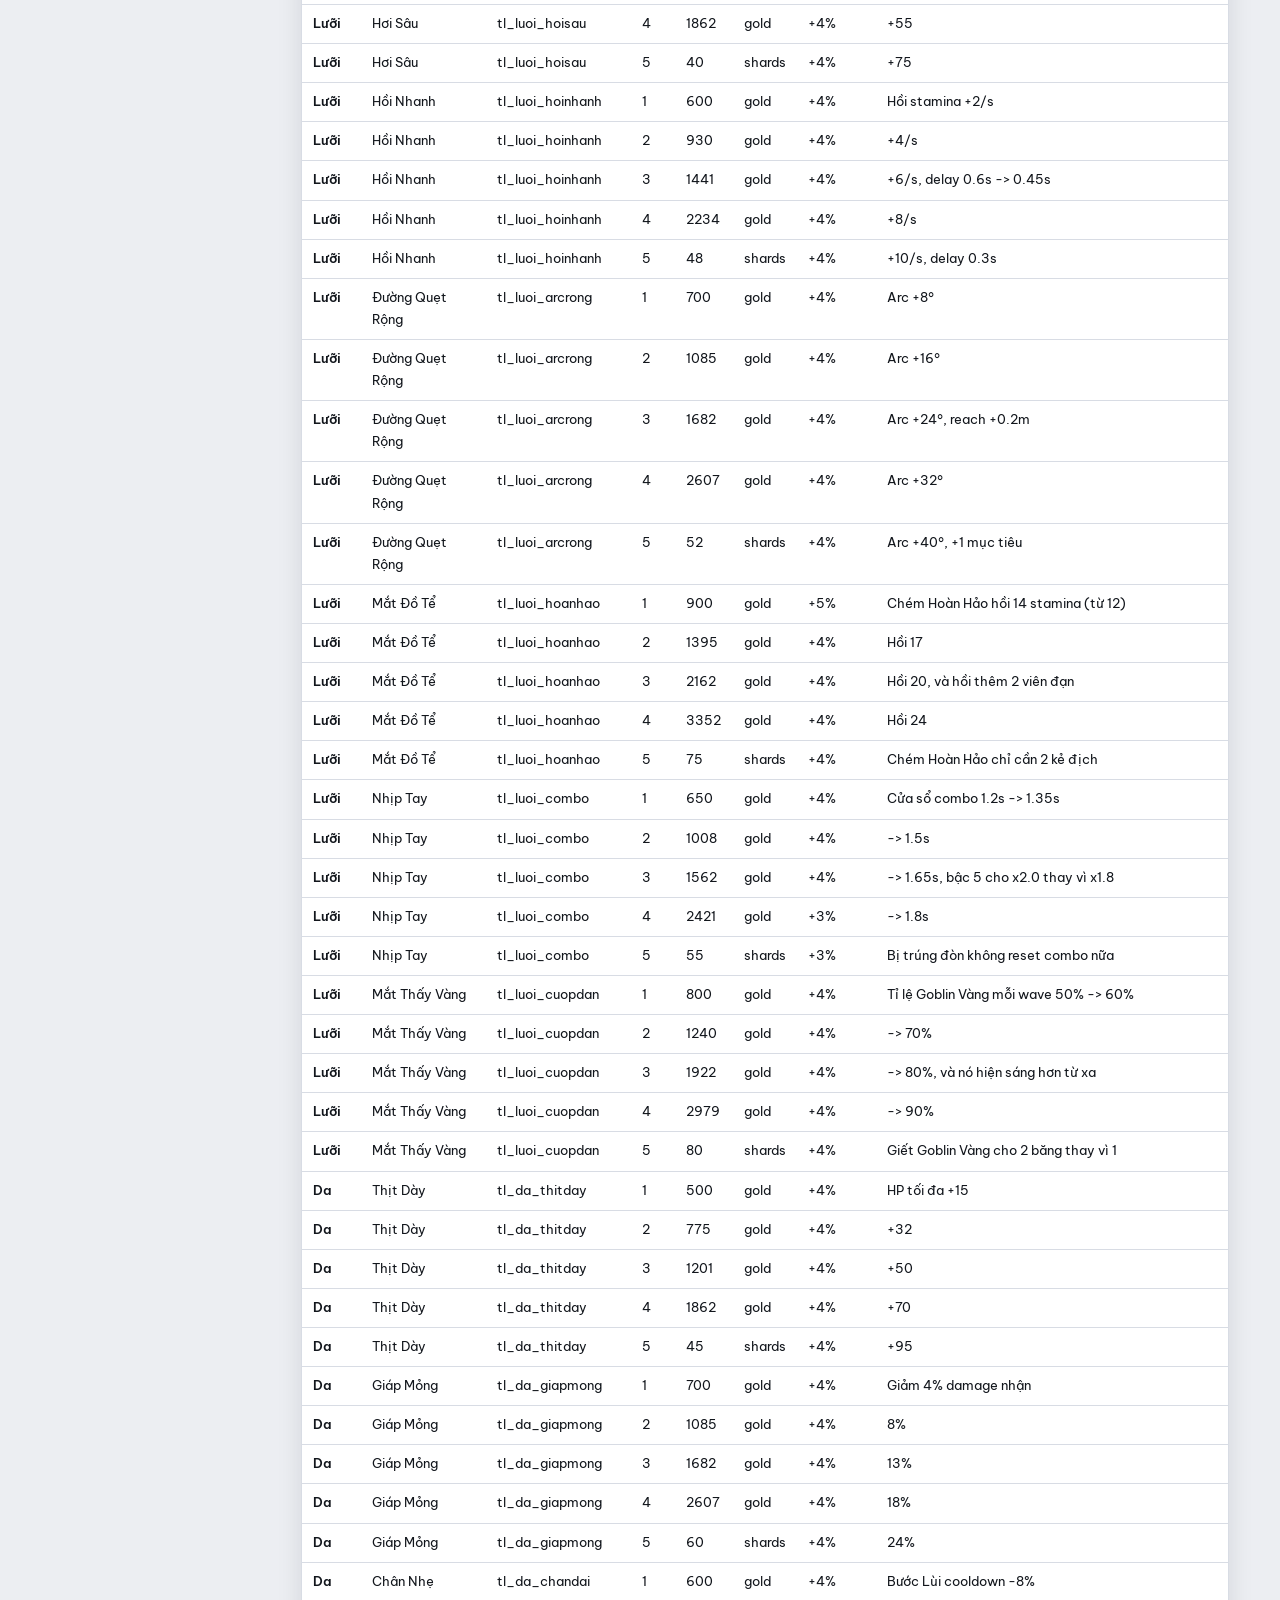
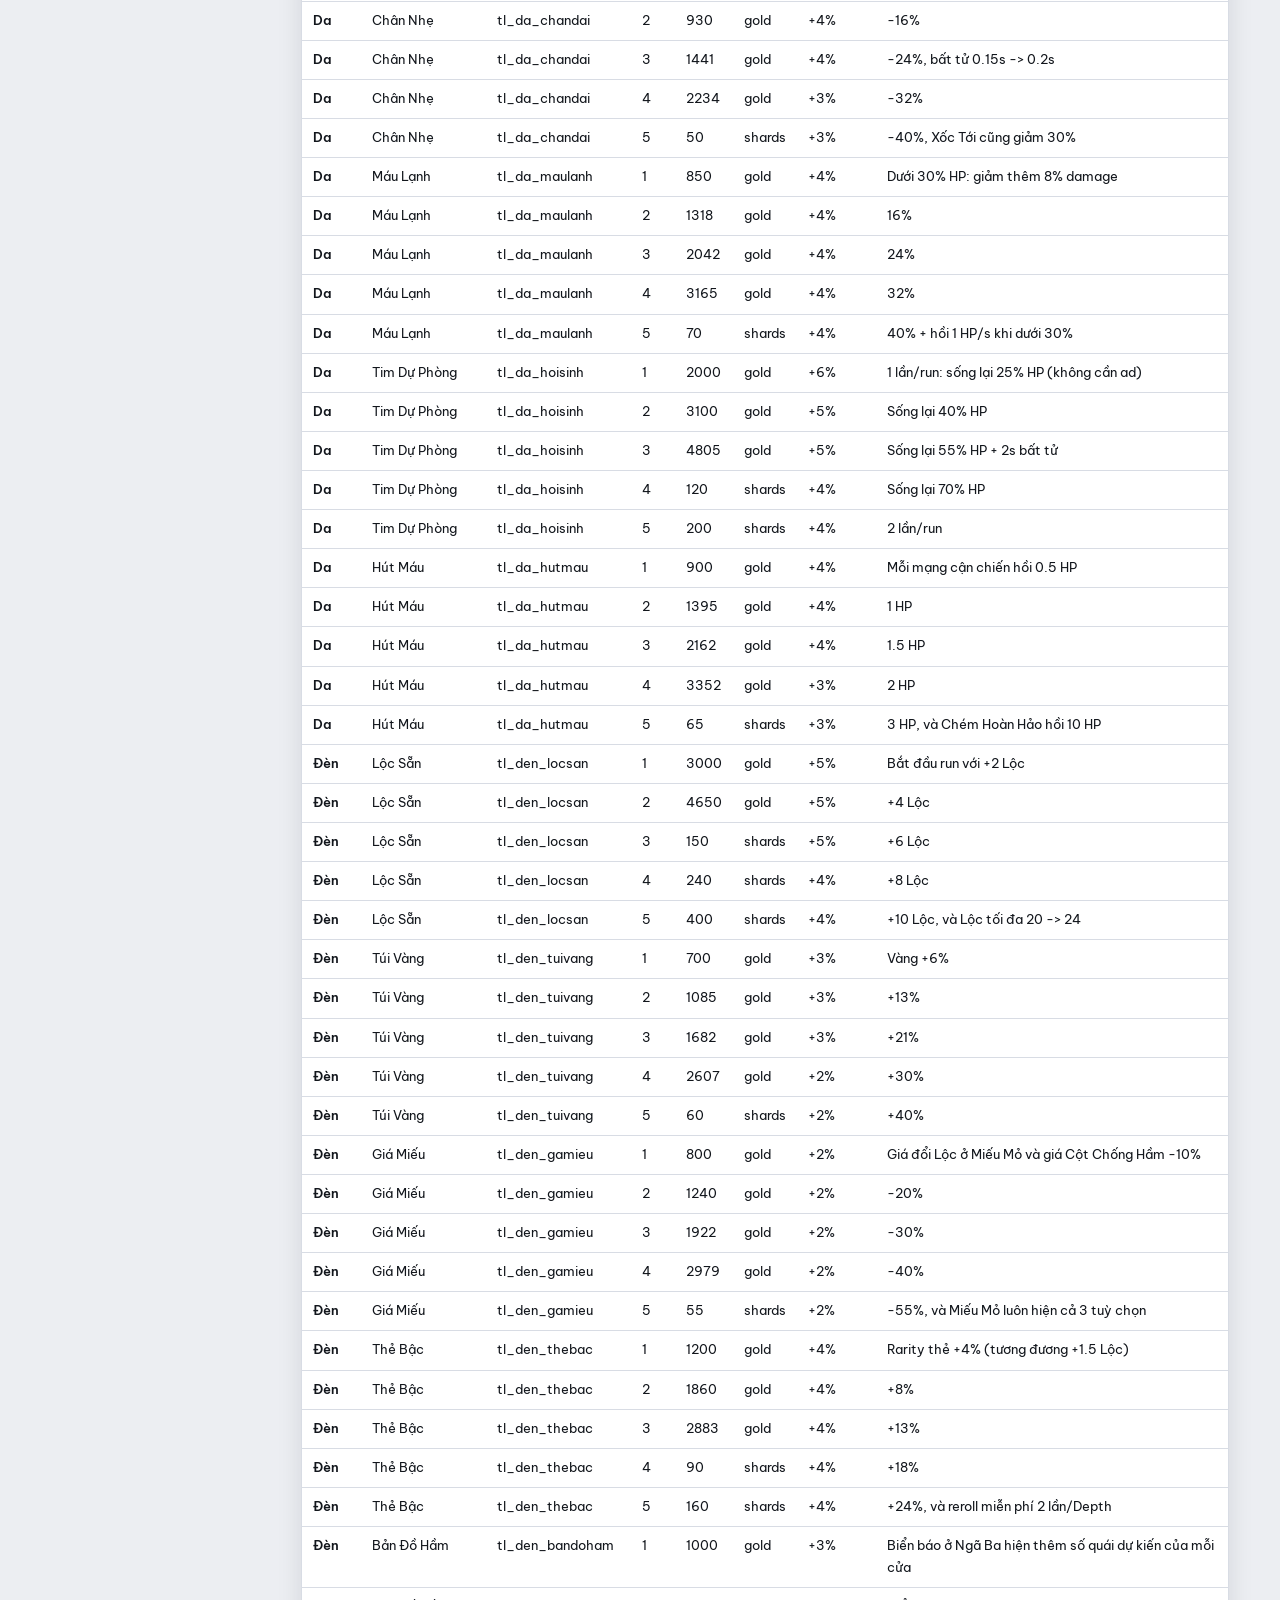
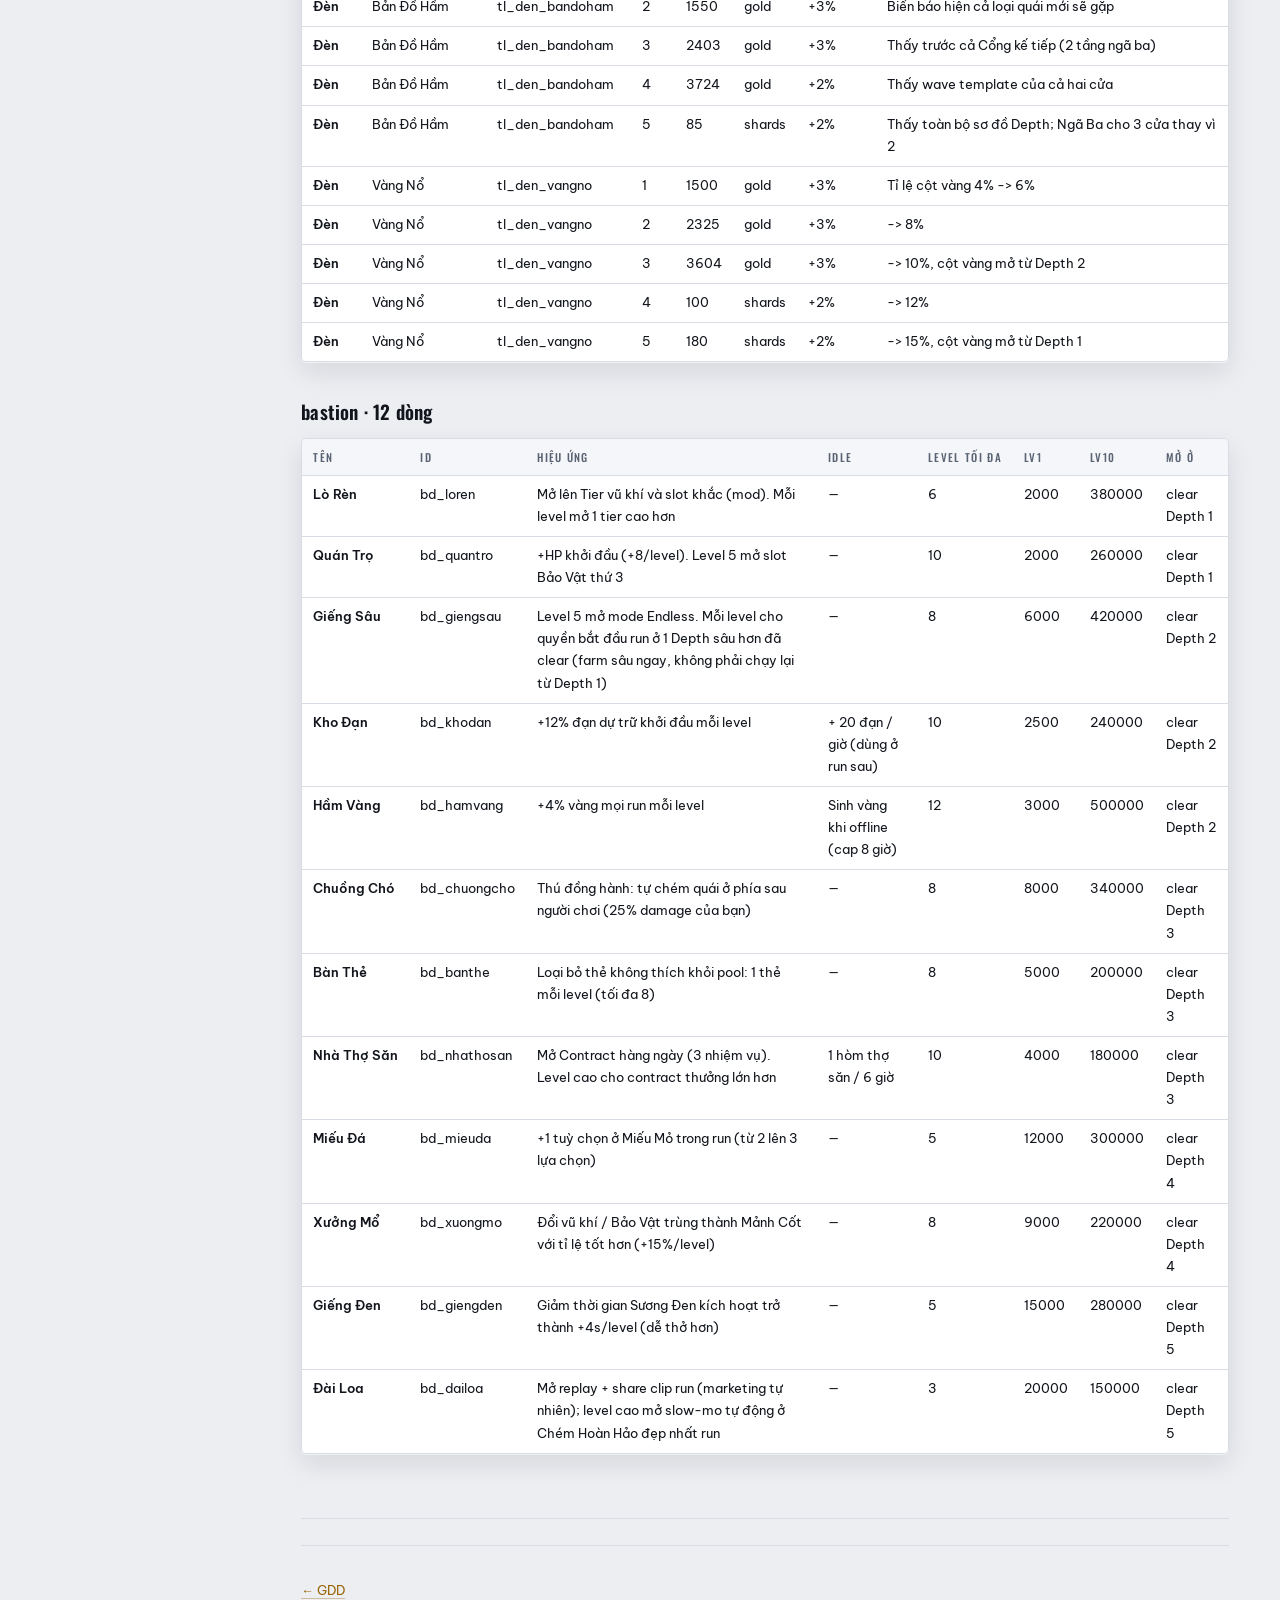
<file: meta.html>
<!DOCTYPE html>
<html lang="vi">
<head>
<meta charset="utf-8" />
<meta name="viewport" content="width=device-width, initial-scale=1" />
<title>Thẻ · Bảo vật · Talent · Trại Mỏ | Into the Goblin</title>
<style>
@import url("https://fonts.googleapis.com/css2?family=Anton&family=Oswald:wght@400;500;600&family=Be+Vietnam+Pro:ital,wght@0,300;0,400;0,600;0,700;1,400&display=swap");
:root{
  --ground:#0B0D10; --surface:#141821; --surface2:#1B212C; --line:#262E3B;
  --ink:#E7E9ED; --muted:#8B93A2;
  --gold:#FFC53D; --gold-deep:#FF8A00; --bell:#B14CFF; --danger:#FF4438; --ok:#3ED598;
  --shadow:0 1px 0 rgba(255,255,255,.03), 0 12px 32px rgba(0,0,0,.45);
  --rail:250px;
  --f-disp:"Anton",Impact,"Arial Narrow Bold",sans-serif;
  --f-lab:"Oswald","Arial Narrow",sans-serif;
  --f-body:"Be Vietnam Pro",-apple-system,Segoe UI,Roboto,sans-serif;
  --f-mono:ui-monospace,SFMono-Regular,Menlo,Consolas,monospace;
}
:root:not([data-theme="light"]){ color-scheme:dark; }
@media (prefers-color-scheme: light){
  :root:not([data-theme="dark"]){
    --ground:#ECEEF2; --surface:#FFFFFF; --surface2:#F5F6F9; --line:#D8DCE4;
    --ink:#12161C; --muted:#5A6373;
    --gold:#9A6200; --gold-deep:#C07800; --bell:#7A21C7; --danger:#C42B20; --ok:#0E7C55;
    --shadow:0 1px 0 rgba(255,255,255,.6), 0 10px 26px rgba(16,22,32,.10);
    color-scheme:light;
  }
}
:root[data-theme="light"]{
  --ground:#ECEEF2; --surface:#FFFFFF; --surface2:#F5F6F9; --line:#D8DCE4;
  --ink:#12161C; --muted:#5A6373;
  --gold:#9A6200; --gold-deep:#C07800; --bell:#7A21C7; --danger:#C42B20; --ok:#0E7C55;
  --shadow:0 1px 0 rgba(255,255,255,.6), 0 10px 26px rgba(16,22,32,.10);
  color-scheme:light;
}
*{box-sizing:border-box}
body{margin:0;background:var(--ground);color:var(--ink);font-family:var(--f-body);font-weight:400;line-height:1.65;-webkit-font-smoothing:antialiased}
a{color:var(--gold);text-decoration:none;border-bottom:1px solid color-mix(in srgb, var(--gold) 35%, transparent)}
a:hover{color:var(--gold-deep)}
a:focus-visible,button:focus-visible,input:focus-visible{outline:2px solid var(--bell);outline-offset:2px}
.wrap{display:grid;grid-template-columns:var(--rail) minmax(0,1fr);gap:0;min-height:100vh}
nav.rail{position:sticky;top:0;align-self:start;height:100vh;overflow-y:auto;padding:26px 18px 40px;border-right:1px solid var(--line);background:var(--surface)}
nav.rail .brand{font-family:var(--f-disp);font-size:23px;letter-spacing:.5px;line-height:1.05;color:var(--ink);margin:0 0 2px}
nav.rail .brand span{color:var(--gold)}
nav.rail .tag{font-family:var(--f-lab);font-size:11.5px;letter-spacing:.14em;text-transform:uppercase;color:var(--muted);margin:0 0 22px}
nav.rail h4{font-family:var(--f-lab);font-weight:500;font-size:11px;letter-spacing:.18em;text-transform:uppercase;color:var(--muted);margin:20px 0 8px;padding-bottom:6px;border-bottom:1px solid var(--line)}
nav.rail ol{list-style:none;margin:0;padding:0;display:flex;flex-direction:column;gap:1px}
nav.rail a{display:flex;gap:9px;padding:5px 8px;border-radius:5px;border:0;color:var(--ink);font-size:13.5px;line-height:1.35}
nav.rail a:hover{background:var(--surface2);color:var(--gold)}
nav.rail a .n{font-family:var(--f-mono);font-size:11px;color:var(--muted);padding-top:2px;min-width:20px}
main{min-width:0;padding:0 clamp(18px,4vw,60px) 90px}
header.hero{padding:70px 0 34px;border-bottom:1px solid var(--line);margin-bottom:14px}
header.hero .eyebrow{font-family:var(--f-lab);font-size:11.5px;letter-spacing:.2em;text-transform:uppercase;color:var(--bell);margin:0 0 14px}
header.hero h1{font-family:var(--f-disp);font-size:clamp(46px,8.4vw,104px);line-height:.92;letter-spacing:-.5px;margin:0;text-wrap:balance}
header.hero h1 em{font-style:normal;color:var(--gold)}
header.hero .sub{max-width:62ch;color:var(--muted);font-size:16.5px;margin:16px 0 0}
header.hero .quote{font-family:var(--f-lab);font-weight:400;font-size:15px;letter-spacing:.06em;color:var(--gold);margin:20px 0 0;padding-left:14px;border-left:3px solid var(--gold)}
.chips{display:flex;flex-wrap:wrap;gap:8px;margin:26px 0 0;padding:0;list-style:none}
.chips li{background:var(--surface);border:1px solid var(--line);border-radius:3px;padding:7px 11px;display:flex;gap:7px;align-items:baseline}
.chips b{font-family:var(--f-disp);font-size:19px;color:var(--gold);font-variant-numeric:tabular-nums}
.chips span{font-family:var(--f-lab);font-size:11px;letter-spacing:.11em;text-transform:uppercase;color:var(--muted)}
section.doc{padding:44px 0;border-bottom:1px solid var(--line);scroll-margin-top:14px}
section.doc>h2{font-family:var(--f-disp);font-size:clamp(27px,3.4vw,40px);line-height:1.06;margin:0 0 4px;text-wrap:balance}
section.doc>.docnum{font-family:var(--f-mono);font-size:12px;color:var(--bell);letter-spacing:.1em;margin:0 0 6px}
section.doc>h2+.rule{height:2px;background:linear-gradient(90deg,var(--gold),transparent);margin:0 0 22px;max-width:220px}
.body{max-width:74ch}
.body.wide{max-width:none}
h3{font-family:var(--f-lab);font-weight:600;font-size:19px;letter-spacing:.01em;margin:34px 0 10px;color:var(--ink)}
h4{font-family:var(--f-lab);font-weight:500;font-size:15.5px;letter-spacing:.05em;text-transform:uppercase;color:var(--muted);margin:26px 0 8px}
h5{font-family:var(--f-lab);font-weight:600;font-size:14px;margin:20px 0 6px}
p{margin:0 0 13px}
ul,ol{margin:0 0 13px;padding-left:22px}
li{margin:0 0 5px}
li>.cont{display:block;color:var(--muted)}
strong{font-weight:700}
code{font-family:var(--f-mono);font-size:.87em;background:var(--surface2);border:1px solid var(--line);border-radius:3px;padding:1px 5px}
pre.ascii{font-family:var(--f-mono);font-size:12.2px;line-height:1.5;background:var(--surface);border:1px solid var(--line);border-left:3px solid var(--bell);border-radius:4px;padding:16px 18px;overflow-x:auto;margin:0 0 18px}
pre.ascii code{background:none;border:0;padding:0;font-size:inherit}
blockquote{margin:0 0 18px;padding:14px 18px;background:var(--surface);border-left:3px solid var(--gold);border-radius:0 4px 4px 0;color:var(--ink)}
blockquote p:last-child{margin:0}
hr{border:0;border-top:1px solid var(--line);margin:28px 0}
.tw{overflow-x:auto;margin:0 0 20px;border:1px solid var(--line);border-radius:5px;background:var(--surface);box-shadow:var(--shadow)}
table{border-collapse:collapse;width:100%;font-size:13.4px}
thead th{position:sticky;top:0;background:var(--surface2);font-family:var(--f-lab);font-weight:500;font-size:11px;letter-spacing:.12em;text-transform:uppercase;color:var(--muted);text-align:left;padding:9px 11px;border-bottom:1px solid var(--line);white-space:nowrap}
tbody td{padding:8px 11px;border-bottom:1px solid var(--line);vertical-align:top;font-variant-numeric:tabular-nums}
tbody tr:last-child td{border-bottom:0}
tbody tr:hover{background:var(--surface2)}
tbody td:first-child{font-weight:600;white-space:nowrap}
.filter{display:flex;gap:10px;align-items:center;flex-wrap:wrap;margin:0 0 14px}
.filter input{flex:1 1 240px;min-width:180px;background:var(--surface);color:var(--ink);border:1px solid var(--line);border-radius:4px;padding:9px 12px;font-family:var(--f-body);font-size:14px}
.filter .count{font-family:var(--f-lab);font-size:11.5px;letter-spacing:.1em;text-transform:uppercase;color:var(--muted)}
.ladder{display:flex;flex-direction:column;gap:3px;margin:0 0 12px;padding:18px;background:var(--surface);border:1px solid var(--line);border-radius:5px}
.rung{display:grid;grid-template-columns:38px 1fr 122px;gap:10px;align-items:center}
.rung .g{font-family:var(--f-mono);font-size:11.5px;color:var(--muted)}
.rung .bars{display:flex;flex-direction:column;gap:2px;min-width:0}
.rung .bar{display:block;height:7px;border-radius:1px;min-width:2px}
.bar.gold{background:linear-gradient(90deg,var(--gold),var(--gold-deep))}
.bar.bell{background:var(--bell);opacity:.75}
.rung .mult{font-family:var(--f-mono);font-size:11.5px;color:var(--ink);text-align:right;font-variant-numeric:tabular-nums}
.legend{font-size:12.5px;color:var(--muted)}
.legend .sw{display:inline-block;width:22px;height:7px;border-radius:1px;vertical-align:middle}
.legend .sw.gold{background:var(--gold)} .legend .sw.bell{background:var(--bell)}
.cards{display:grid;grid-template-columns:repeat(auto-fill,minmax(215px,1fr));gap:12px;margin:8px 0 0;padding:0;list-style:none}
.cards li{background:var(--surface);border:1px solid var(--line);border-radius:5px;padding:15px 16px}
.cards a{border:0;font-family:var(--f-lab);font-weight:600;font-size:15px;letter-spacing:.02em}
.cards p{margin:5px 0 0;font-size:12.8px;color:var(--muted)}
.stat{display:flex;gap:26px;flex-wrap:wrap;margin:0 0 20px;padding:16px 18px;background:var(--surface);border:1px solid var(--line);border-radius:5px}
.stat div{display:flex;flex-direction:column}
.stat b{font-family:var(--f-disp);font-size:26px;line-height:1;font-variant-numeric:tabular-nums}
.stat b.ok{color:var(--ok)} .stat b.warn{color:var(--gold)} .stat b.bad{color:var(--danger)}
.stat span{font-family:var(--f-lab);font-size:10.5px;letter-spacing:.14em;text-transform:uppercase;color:var(--muted);margin-top:4px}
footer{padding:34px 0 0;color:var(--muted);font-size:12.5px;border-top:1px solid var(--line);margin-top:26px}
.top{position:fixed;right:16px;bottom:16px;background:var(--surface);border:1px solid var(--line);border-radius:4px;padding:8px 12px;font-family:var(--f-lab);font-size:11px;letter-spacing:.12em;text-transform:uppercase;color:var(--muted)}
@media (max-width:900px){
  .wrap{grid-template-columns:1fr}
  nav.rail{position:static;height:auto;border-right:0;border-bottom:1px solid var(--line)}
  main{padding:0 18px 70px}
  header.hero{padding:34px 0 24px}
  .rung{grid-template-columns:32px 1fr 96px}
}
@media (prefers-reduced-motion:reduce){*{animation:none!important;transition:none!important}}
</style>
</head>
<body>
<div class="wrap">
<nav class="rail"><p class="brand">INTO THE<br /><span>GOBLIN</span></p><p class="tag">Xuống sâu nữa. Vàng ở dưới đó.</p>
<h4>Thiết kế</h4><ol>
<li><a href="GDD.html#doc-00"><span class="n">00</span><span>Research &amp; Benchmark</span></a></li>
<li><a href="GDD.html#doc-01"><span class="n">01</span><span>Overview</span></a></li>
<li><a href="GDD.html#doc-02"><span class="n">02</span><span>Core Loop</span></a></li>
<li><a href="GDD.html#doc-03"><span class="n">03</span><span>Controls &amp; Gesture Disambiguation</span></a></li>
<li><a href="GDD.html#doc-04"><span class="n">04</span><span>Combat: Vũ khí tầm xa</span></a></li>
<li><a href="GDD.html#doc-05"><span class="n">05</span><span>Combat: Vũ khí cận chiến</span></a></li>
<li><a href="GDD.html#doc-06"><span class="n">06</span><span>Dải cự ly, Knockback = phòng thủ, và Sương Đen</span></a></li>
<li><a href="GDD.html#doc-07"><span class="n">07</span><span>Wave Director &amp; Room Graph</span></a></li>
<li><a href="GDD.html#doc-08"><span class="n">08</span><span>NGÃ BA HẦM &amp; NHỊP LEO THANG</span></a></li>
<li><a href="GDD.html#doc-09"><span class="n">09</span><span>Quái &amp; Boss</span></a></li>
<li><a href="GDD.html#doc-10"><span class="n">10</span><span>Progression: trong run &amp; meta</span></a></li>
<li><a href="GDD.html#doc-11"><span class="n">11</span><span>Economy</span></a></li>
<li><a href="GDD.html#doc-12"><span class="n">12</span><span>Monetization &amp; Retention</span></a></li>
<li><a href="GDD.html#doc-13"><span class="n">13</span><span>Game Feel &amp; Juice</span></a></li>
<li><a href="GDD.html#doc-14"><span class="n">14</span><span>UI / UX (portrait, một tay)</span></a></li>
<li><a href="GDD.html#doc-15"><span class="n">15</span><span>Art Direction &amp; Audio</span></a></li>
<li><a href="GDD.html#doc-16"><span class="n">16</span><span>Data Schema &amp; Balancing (doc gốc cho MỌI con số)</span></a></li>
<li><a href="GDD.html#doc-17"><span class="n">17</span><span>Production Roadmap, Playtest &amp; Risk</span></a></li>
<li><a href="GDD.html#doc-18"><span class="n">18</span><span>Prototype three.js (playable)</span></a></li>
</ol>
<h4>Dữ liệu</h4><ol>
<li><a href="weapons.html"><span class="n">&#9679;</span><span>Vũ khí</span></a></li>
<li><a href="enemies.html"><span class="n">&#9679;</span><span>Quái &amp; Boss</span></a></li>
<li><a href="content.html"><span class="n">&#9679;</span><span>Hầm: Depth · Phòng · Wave</span></a></li>
<li><a href="meta.html"><span class="n">&#9679;</span><span>Thẻ · Bảo vật · Talent · Trại Mỏ</span></a></li>
<li><a href="economy.html"><span class="n">&#9679;</span><span>Kinh tế &amp; Kiếm tiền</span></a></li>
<li><a href="feel.html"><span class="n">&#9679;</span><span>Game Feel &amp; Điều khiển</span></a></li>
</ol>
<h4>Kiểm tra</h4><ol>
<li><a href="audit_report.md"><span class="n">&#9679;</span><span>audit_report.md</span></a></li>
<li><a href="balance_report.md"><span class="n">&#9679;</span><span>balance_report.md</span></a></li>
</ol></nav>

<main><header class="hero"><p class="eyebrow"><a href="GDD.html">INTO THE GOBLIN</a> &middot; Dữ liệu</p>
<h1>Thẻ · Bảo vật · Talent · Trại Mỏ</h1><p class="sub">data/upgrades.json + talents.json + bastion.json &mdash; Trang này do build_pages.ps1 sinh ra từ data/*.json và docs/*.md — KHÔNG sửa tay.</p></header>
<section class="doc"><div class="filter"><input id="q" type="search" placeholder="Lọc theo tên, id, tag..." /><span class="count">Đang hiện <b id="qc"></b> dòng</span></div>
<h3>cards &middot; 48 dòng</h3>
<div class="tw" data-table="cards"><table>
<thead><tr><th>Tên</th><th>ID</th><th>Bậc</th><th>Tag</th><th>Hiệu ứng</th><th>Sức mạnh</th><th>Giá phải trả</th><th>Combo mở</th></tr></thead><tbody>
<tr data-hay="sát thương i cd_dmg_common common ranged +15% sát thương mọi vũ khí +16% — —"><td>Sát Thương I</td><td>cd_dmg_common</td><td>common</td><td>ranged</td><td>+15% sát thương mọi vũ khí</td><td>+16%</td><td>—</td><td>—</td></tr>
<tr data-hay="sát thương ii cd_dmg_rare rare ranged +26% sát thương mọi vũ khí +27% — —"><td>Sát Thương II</td><td>cd_dmg_rare</td><td>rare</td><td>ranged</td><td>+26% sát thương mọi vũ khí</td><td>+27%</td><td>—</td><td>—</td></tr>
<tr data-hay="sát thương iii cd_dmg_epic epic ranged +39% sát thương mọi vũ khí +42% — —"><td>Sát Thương III</td><td>cd_dmg_epic</td><td>epic</td><td>ranged</td><td>+39% sát thương mọi vũ khí</td><td>+42%</td><td>—</td><td>—</td></tr>
<tr data-hay="sát thương iv cd_dmg_legendary legendary ranged +57% sát thương mọi vũ khí +61% — —"><td>Sát Thương IV</td><td>cd_dmg_legendary</td><td>legendary</td><td>ranged</td><td>+57% sát thương mọi vũ khí</td><td>+61%</td><td>—</td><td>—</td></tr>
<tr data-hay="băng đạn i cd_mag_common common ammo +25% số đạn trong một băng +12% — —"><td>Băng Đạn I</td><td>cd_mag_common</td><td>common</td><td>ammo</td><td>+25% số đạn trong một băng</td><td>+12%</td><td>—</td><td>—</td></tr>
<tr data-hay="băng đạn ii cd_mag_rare rare ammo +42% số đạn trong một băng +20% — —"><td>Băng Đạn II</td><td>cd_mag_rare</td><td>rare</td><td>ammo</td><td>+42% số đạn trong một băng</td><td>+20%</td><td>—</td><td>—</td></tr>
<tr data-hay="băng đạn iii cd_mag_epic epic ammo +65% số đạn trong một băng +31% — —"><td>Băng Đạn III</td><td>cd_mag_epic</td><td>epic</td><td>ammo</td><td>+65% số đạn trong một băng</td><td>+31%</td><td>—</td><td>—</td></tr>
<tr data-hay="băng đạn iv cd_mag_legendary legendary ammo +95% số đạn trong một băng +46% — —"><td>Băng Đạn IV</td><td>cd_mag_legendary</td><td>legendary</td><td>ammo</td><td>+95% số đạn trong một băng</td><td>+46%</td><td>—</td><td>—</td></tr>
<tr data-hay="nạp nhanh i cd_reload_common common ammo -12% thời gian nạp đạn +11% — —"><td>Nạp Nhanh I</td><td>cd_reload_common</td><td>common</td><td>ammo</td><td>-12% thời gian nạp đạn</td><td>+11%</td><td>—</td><td>—</td></tr>
<tr data-hay="nạp nhanh ii cd_reload_rare rare ammo -20% thời gian nạp đạn +19% — —"><td>Nạp Nhanh II</td><td>cd_reload_rare</td><td>rare</td><td>ammo</td><td>-20% thời gian nạp đạn</td><td>+19%</td><td>—</td><td>—</td></tr>
<tr data-hay="nạp nhanh iii cd_reload_epic epic ammo -31% thời gian nạp đạn +29% — —"><td>Nạp Nhanh III</td><td>cd_reload_epic</td><td>epic</td><td>ammo</td><td>-31% thời gian nạp đạn</td><td>+29%</td><td>—</td><td>—</td></tr>
<tr data-hay="nạp nhanh iv cd_reload_legendary legendary ammo -46% thời gian nạp đạn +42% — —"><td>Nạp Nhanh IV</td><td>cd_reload_legendary</td><td>legendary</td><td>ammo</td><td>-46% thời gian nạp đạn</td><td>+42%</td><td>—</td><td>—</td></tr>
<tr data-hay="nhịp bắn i cd_rof_common common ranged +10% tốc độ bắn +15% — —"><td>Nhịp Bắn I</td><td>cd_rof_common</td><td>common</td><td>ranged</td><td>+10% tốc độ bắn</td><td>+15%</td><td>—</td><td>—</td></tr>
<tr data-hay="nhịp bắn ii cd_rof_rare rare ranged +17% tốc độ bắn +26% — —"><td>Nhịp Bắn II</td><td>cd_rof_rare</td><td>rare</td><td>ranged</td><td>+17% tốc độ bắn</td><td>+26%</td><td>—</td><td>—</td></tr>
<tr data-hay="nhịp bắn iii cd_rof_epic epic ranged +26% tốc độ bắn +39% — —"><td>Nhịp Bắn III</td><td>cd_rof_epic</td><td>epic</td><td>ranged</td><td>+26% tốc độ bắn</td><td>+39%</td><td>—</td><td>—</td></tr>
<tr data-hay="nhịp bắn iv cd_rof_legendary legendary ranged +38% tốc độ bắn +57% — —"><td>Nhịp Bắn IV</td><td>cd_rof_legendary</td><td>legendary</td><td>ranged</td><td>+38% tốc độ bắn</td><td>+57%</td><td>—</td><td>—</td></tr>
<tr data-hay="chí mạng i cd_crit_common common crit +6% tỉ lệ chí mạng +14% — —"><td>Chí Mạng I</td><td>cd_crit_common</td><td>common</td><td>crit</td><td>+6% tỉ lệ chí mạng</td><td>+14%</td><td>—</td><td>—</td></tr>
<tr data-hay="chí mạng ii cd_crit_rare rare crit +10% tỉ lệ chí mạng +24% — —"><td>Chí Mạng II</td><td>cd_crit_rare</td><td>rare</td><td>crit</td><td>+10% tỉ lệ chí mạng</td><td>+24%</td><td>—</td><td>—</td></tr>
<tr data-hay="chí mạng iii cd_crit_epic epic crit +16% tỉ lệ chí mạng +36% — —"><td>Chí Mạng III</td><td>cd_crit_epic</td><td>epic</td><td>crit</td><td>+16% tỉ lệ chí mạng</td><td>+36%</td><td>—</td><td>—</td></tr>
<tr data-hay="chí mạng iv cd_crit_legendary legendary crit +23% tỉ lệ chí mạng +53% — —"><td>Chí Mạng IV</td><td>cd_crit_legendary</td><td>legendary</td><td>crit</td><td>+23% tỉ lệ chí mạng</td><td>+53%</td><td>—</td><td>—</td></tr>
<tr data-hay="đạn dự trữ i cd_reserve_common common ammo +30% đạn dự trữ +9% — —"><td>Đạn Dự Trữ I</td><td>cd_reserve_common</td><td>common</td><td>ammo</td><td>+30% đạn dự trữ</td><td>+9%</td><td>—</td><td>—</td></tr>
<tr data-hay="đạn dự trữ ii cd_reserve_rare rare ammo +51% đạn dự trữ +15% — —"><td>Đạn Dự Trữ II</td><td>cd_reserve_rare</td><td>rare</td><td>ammo</td><td>+51% đạn dự trữ</td><td>+15%</td><td>—</td><td>—</td></tr>
<tr data-hay="đạn dự trữ iii cd_reserve_epic epic ammo +78% đạn dự trữ +23% — —"><td>Đạn Dự Trữ III</td><td>cd_reserve_epic</td><td>epic</td><td>ammo</td><td>+78% đạn dự trữ</td><td>+23%</td><td>—</td><td>—</td></tr>
<tr data-hay="đạn dự trữ iv cd_reserve_legendary legendary ammo +114% đạn dự trữ +34% — —"><td>Đạn Dự Trữ IV</td><td>cd_reserve_legendary</td><td>legendary</td><td>ammo</td><td>+114% đạn dự trữ</td><td>+34%</td><td>—</td><td>—</td></tr>
<tr data-hay="vàng i cd_gold_common common gold +20% vàng nhặt được +7% — —"><td>Vàng I</td><td>cd_gold_common</td><td>common</td><td>gold</td><td>+20% vàng nhặt được</td><td>+7%</td><td>—</td><td>—</td></tr>
<tr data-hay="vàng ii cd_gold_rare rare gold +34% vàng nhặt được +12% — —"><td>Vàng II</td><td>cd_gold_rare</td><td>rare</td><td>gold</td><td>+34% vàng nhặt được</td><td>+12%</td><td>—</td><td>—</td></tr>
<tr data-hay="vàng iii cd_gold_epic epic gold +52% vàng nhặt được +18% — —"><td>Vàng III</td><td>cd_gold_epic</td><td>epic</td><td>gold</td><td>+52% vàng nhặt được</td><td>+18%</td><td>—</td><td>—</td></tr>
<tr data-hay="vàng iv cd_gold_legendary legendary gold +76% vàng nhặt được +27% — —"><td>Vàng IV</td><td>cd_gold_legendary</td><td>legendary</td><td>gold</td><td>+76% vàng nhặt được</td><td>+27%</td><td>—</td><td>—</td></tr>
<tr data-hay="hút vàng i cd_magnet_common common gold +35% bán kính hút vàng +6% — —"><td>Hút Vàng I</td><td>cd_magnet_common</td><td>common</td><td>gold</td><td>+35% bán kính hút vàng</td><td>+6%</td><td>—</td><td>—</td></tr>
<tr data-hay="hút vàng ii cd_magnet_rare rare gold +59% bán kính hút vàng +10% — —"><td>Hút Vàng II</td><td>cd_magnet_rare</td><td>rare</td><td>gold</td><td>+59% bán kính hút vàng</td><td>+10%</td><td>—</td><td>—</td></tr>
<tr data-hay="hút vàng iii cd_magnet_epic epic gold +91% bán kính hút vàng +16% — —"><td>Hút Vàng III</td><td>cd_magnet_epic</td><td>epic</td><td>gold</td><td>+91% bán kính hút vàng</td><td>+16%</td><td>—</td><td>—</td></tr>
<tr data-hay="hút vàng iv cd_magnet_legendary legendary gold +133% bán kính hút vàng +23% — —"><td>Hút Vàng IV</td><td>cd_magnet_legendary</td><td>legendary</td><td>gold</td><td>+133% bán kính hút vàng</td><td>+23%</td><td>—</td><td>—</td></tr>
<tr data-hay="hồi sức i cd_stamregen_common common stamina +5 stamina hồi mỗi giây +12% — —"><td>Hồi Sức I</td><td>cd_stamRegen_common</td><td>common</td><td>stamina</td><td>+5 stamina hồi mỗi giây</td><td>+12%</td><td>—</td><td>—</td></tr>
<tr data-hay="hồi sức ii cd_stamregen_rare rare stamina +9 stamina hồi mỗi giây +20% — —"><td>Hồi Sức II</td><td>cd_stamRegen_rare</td><td>rare</td><td>stamina</td><td>+9 stamina hồi mỗi giây</td><td>+20%</td><td>—</td><td>—</td></tr>
<tr data-hay="hồi sức iii cd_stamregen_epic epic stamina +13 stamina hồi mỗi giây +31% — —"><td>Hồi Sức III</td><td>cd_stamRegen_epic</td><td>epic</td><td>stamina</td><td>+13 stamina hồi mỗi giây</td><td>+31%</td><td>—</td><td>—</td></tr>
<tr data-hay="hồi sức iv cd_stamregen_legendary legendary stamina +19 stamina hồi mỗi giây +46% — —"><td>Hồi Sức IV</td><td>cd_stamRegen_legendary</td><td>legendary</td><td>stamina</td><td>+19 stamina hồi mỗi giây</td><td>+46%</td><td>—</td><td>—</td></tr>
<tr data-hay="sức bền i cd_stammax_common common stamina +25 stamina tối đa +10% — —"><td>Sức Bền I</td><td>cd_stamMax_common</td><td>common</td><td>stamina</td><td>+25 stamina tối đa</td><td>+10%</td><td>—</td><td>—</td></tr>
<tr data-hay="sức bền ii cd_stammax_rare rare stamina +43 stamina tối đa +17% — —"><td>Sức Bền II</td><td>cd_stamMax_rare</td><td>rare</td><td>stamina</td><td>+43 stamina tối đa</td><td>+17%</td><td>—</td><td>—</td></tr>
<tr data-hay="sức bền iii cd_stammax_epic epic stamina +65 stamina tối đa +26% — —"><td>Sức Bền III</td><td>cd_stamMax_epic</td><td>epic</td><td>stamina</td><td>+65 stamina tối đa</td><td>+26%</td><td>—</td><td>—</td></tr>
<tr data-hay="sức bền iv cd_stammax_legendary legendary stamina +95 stamina tối đa +38% — —"><td>Sức Bền IV</td><td>cd_stamMax_legendary</td><td>legendary</td><td>stamina</td><td>+95 stamina tối đa</td><td>+38%</td><td>—</td><td>—</td></tr>
<tr data-hay="máu i cd_hp_common common survival +25 máu tối đa +13% — —"><td>Máu I</td><td>cd_hp_common</td><td>common</td><td>survival</td><td>+25 máu tối đa</td><td>+13%</td><td>—</td><td>—</td></tr>
<tr data-hay="máu ii cd_hp_rare rare survival +43 máu tối đa +22% — —"><td>Máu II</td><td>cd_hp_rare</td><td>rare</td><td>survival</td><td>+43 máu tối đa</td><td>+22%</td><td>—</td><td>—</td></tr>
<tr data-hay="máu iii cd_hp_epic epic survival +65 máu tối đa +34% — —"><td>Máu III</td><td>cd_hp_epic</td><td>epic</td><td>survival</td><td>+65 máu tối đa</td><td>+34%</td><td>—</td><td>—</td></tr>
<tr data-hay="máu iv cd_hp_legendary legendary survival +95 máu tối đa +49% — —"><td>Máu IV</td><td>cd_hp_legendary</td><td>legendary</td><td>survival</td><td>+95 máu tối đa</td><td>+49%</td><td>—</td><td>—</td></tr>
<tr data-hay="sức đẩy i cd_kb_common common knockback +25% lực đẩy lùi quái +9% — —"><td>Sức Đẩy I</td><td>cd_kb_common</td><td>common</td><td>knockback</td><td>+25% lực đẩy lùi quái</td><td>+9%</td><td>—</td><td>—</td></tr>
<tr data-hay="sức đẩy ii cd_kb_rare rare knockback +42% lực đẩy lùi quái +15% — —"><td>Sức Đẩy II</td><td>cd_kb_rare</td><td>rare</td><td>knockback</td><td>+42% lực đẩy lùi quái</td><td>+15%</td><td>—</td><td>—</td></tr>
<tr data-hay="sức đẩy iii cd_kb_epic epic knockback +65% lực đẩy lùi quái +23% — —"><td>Sức Đẩy III</td><td>cd_kb_epic</td><td>epic</td><td>knockback</td><td>+65% lực đẩy lùi quái</td><td>+23%</td><td>—</td><td>—</td></tr>
<tr data-hay="sức đẩy iv cd_kb_legendary legendary knockback +95% lực đẩy lùi quái +34% — —"><td>Sức Đẩy IV</td><td>cd_kb_legendary</td><td>legendary</td><td>knockback</td><td>+95% lực đẩy lùi quái</td><td>+34%</td><td>—</td><td>—</td></tr>
</tbody></table></div>

<h3>relics &middot; 12 dòng</h3>
<div class="tw" data-table="relics"><table>
<thead><tr><th>Tên</th><th>ID</th><th>Hiệu ứng</th><th>Giá phải trả</th><th>Nguồn</th></tr></thead><tbody>
<tr data-hay="túi vàng đáy kép rl_tuivangdoi vàng thu được x1.5 bị trúng đòn thì rơi 10% vàng đang giữ ra sàn — phải hút lại boss1"><td>Túi Vàng Đáy Kép</td><td>rl_tuivangdoi</td><td>Vàng thu được x1.5</td><td>Bị trúng đòn thì rơi 10% vàng đang giữ ra sàn — phải hút lại</td><td>boss1</td></tr>
<tr data-hay="đồng hồ cát nứt rl_donghocatnut khi hp &lt; 25%: thời gian chậm 40% trong 3s. hồi lại mỗi phòng — boss2"><td>Đồng Hồ Cát Nứt</td><td>rl_donghocatnut</td><td>Khi HP &lt; 25%: thời gian chậm 40% trong 3s. Hồi lại mỗi phòng</td><td>—</td><td>boss2</td></tr>
<tr data-hay="găng thợ rèn rl_gangthoren nạp đạn nhanh hơn 35% và viên đầu mỗi băng +30% damage — cuakhoa"><td>Găng Thợ Rèn</td><td>rl_gangthoren</td><td>Nạp đạn nhanh hơn 35% và viên đầu mỗi băng +30% damage</td><td>—</td><td>cuakhoa</td></tr>
<tr data-hay="túi đáy rộng rl_tuidayrong đạn dự trữ +150% goblin vàng không còn xuất hiện nữa shop"><td>Túi Đáy Rộng</td><td>rl_tuidayrong</td><td>Đạn dự trữ +150%</td><td>Goblin Vàng không còn xuất hiện nữa</td><td>shop</td></tr>
<tr data-hay="lưỡi ma rl_luoima chém hoàn hảo hồi 8 hp và +1 viên đạn — boss3"><td>Lưỡi Ma</td><td>rl_luoima</td><td>Chém Hoàn Hảo hồi 8 HP và +1 viên đạn</td><td>—</td><td>boss3</td></tr>
<tr data-hay="mặt nạ tham rl_matnhatham vàng x1.6 hp tối đa -20% cuakhoa"><td>Mặt Nạ Tham</td><td>rl_matnhatham</td><td>Vàng x1.6</td><td>HP tối đa -20%</td><td>cuakhoa</td></tr>
<tr data-hay="đèn đầu rl_dendau dải xa sáng hơn 8m: thấy quái sớm hơn, aim assist +2° — shop"><td>Đèn Đầu</td><td>rl_dendau</td><td>Dải Xa sáng hơn 8m: thấy quái sớm hơn, aim assist +2°</td><td>—</td><td>shop</td></tr>
<tr data-hay="bóng đồng minh rl_bongdongminh một bóng đen bắn theo 30% damage của bạn, không bị đánh — boss4"><td>Bóng Đồng Minh</td><td>rl_bongdongminh</td><td>Một bóng đen bắn theo 30% damage của bạn, không bị đánh</td><td>—</td><td>boss4</td></tr>
<tr data-hay="tim sắt rl_timsat sống sót một lần với 1 hp (1 lần/run), 2s bất tử — boss5"><td>Tim Sắt</td><td>rl_timsat</td><td>Sống sót một lần với 1 HP (1 lần/run), 2s bất tử</td><td>—</td><td>boss5</td></tr>
<tr data-hay="đèn không tắt rl_dendaubat sương đen không bao giờ kích hoạt vàng -20% cuakhoa"><td>Đèn Không Tắt</td><td>rl_dendaubat</td><td>Sương Đen không bao giờ kích hoạt</td><td>Vàng -20%</td><td>cuakhoa</td></tr>
<tr data-hay="lưỡi liềm gió rl_luoiliemgio slide dọc lên (xốc tới) cũng gây damage cận chiến toàn tuyến đi qua — boss6"><td>Lưỡi Liềm Gió</td><td>rl_luoiliemgio</td><td>Slide dọc lên (Xốc Tới) cũng gây damage cận chiến toàn tuyến đi qua</td><td>—</td><td>boss6</td></tr>
<tr data-hay="lõi mỏ rl_loimo vũ khí deeptech tính depth như depth +2; lộc tối đa 20 -&gt; 28 — boss7"><td>Lõi Mỏ</td><td>rl_loimo</td><td>Vũ khí deeptech tính Depth như Depth +2; Lộc tối đa 20 -&gt; 28</td><td>—</td><td>boss7</td></tr>
</tbody></table></div>

<h3>talents &middot; 120 dòng</h3>
<div class="tw" data-table="talents"><table>
<thead><tr><th>Nhánh</th><th>Tên</th><th>ID</th><th>Bậc</th><th>Giá</th><th>Tiền</th><th>Sức mạnh</th><th>Hiệu ứng</th></tr></thead><tbody>
<tr data-hay="nòng ổ đạn to tl_nong_odanto 1 500 gold +4% băng đạn +1"><td>Nòng</td><td>Ổ Đạn To</td><td>tl_nong_odanto</td><td>1</td><td>500</td><td>gold</td><td>+4%</td><td>Băng đạn +1</td></tr>
<tr data-hay="nòng ổ đạn to tl_nong_odanto 2 775 gold +4% băng đạn +2"><td>Nòng</td><td>Ổ Đạn To</td><td>tl_nong_odanto</td><td>2</td><td>775</td><td>gold</td><td>+4%</td><td>Băng đạn +2</td></tr>
<tr data-hay="nòng ổ đạn to tl_nong_odanto 3 1201 gold +4% băng đạn +3"><td>Nòng</td><td>Ổ Đạn To</td><td>tl_nong_odanto</td><td>3</td><td>1201</td><td>gold</td><td>+4%</td><td>Băng đạn +3</td></tr>
<tr data-hay="nòng ổ đạn to tl_nong_odanto 4 1862 gold +4% băng đạn +4"><td>Nòng</td><td>Ổ Đạn To</td><td>tl_nong_odanto</td><td>4</td><td>1862</td><td>gold</td><td>+4%</td><td>Băng đạn +4</td></tr>
<tr data-hay="nòng ổ đạn to tl_nong_odanto 5 40 shards +4% băng đạn +6"><td>Nòng</td><td>Ổ Đạn To</td><td>tl_nong_odanto</td><td>5</td><td>40</td><td>shards</td><td>+4%</td><td>Băng đạn +6</td></tr>
<tr data-hay="nòng kho dự trữ tl_nong_khodutru 1 500 gold +3% đạn dự trữ +15%"><td>Nòng</td><td>Kho Dự Trữ</td><td>tl_nong_khodutru</td><td>1</td><td>500</td><td>gold</td><td>+3%</td><td>Đạn dự trữ +15%</td></tr>
<tr data-hay="nòng kho dự trữ tl_nong_khodutru 2 775 gold +3% đạn dự trữ +30%"><td>Nòng</td><td>Kho Dự Trữ</td><td>tl_nong_khodutru</td><td>2</td><td>775</td><td>gold</td><td>+3%</td><td>Đạn dự trữ +30%</td></tr>
<tr data-hay="nòng kho dự trữ tl_nong_khodutru 3 1201 gold +3% đạn dự trữ +45%"><td>Nòng</td><td>Kho Dự Trữ</td><td>tl_nong_khodutru</td><td>3</td><td>1201</td><td>gold</td><td>+3%</td><td>Đạn dự trữ +45%</td></tr>
<tr data-hay="nòng kho dự trữ tl_nong_khodutru 4 1862 gold +2% đạn dự trữ +60%"><td>Nòng</td><td>Kho Dự Trữ</td><td>tl_nong_khodutru</td><td>4</td><td>1862</td><td>gold</td><td>+2%</td><td>Đạn dự trữ +60%</td></tr>
<tr data-hay="nòng kho dự trữ tl_nong_khodutru 5 40 shards +2% đạn dự trữ +80%"><td>Nòng</td><td>Kho Dự Trữ</td><td>tl_nong_khodutru</td><td>5</td><td>40</td><td>shards</td><td>+2%</td><td>Đạn dự trữ +80%</td></tr>
<tr data-hay="nòng tay thép tl_nong_taythep 1 600 gold +4% reload -6%"><td>Nòng</td><td>Tay Thép</td><td>tl_nong_taythep</td><td>1</td><td>600</td><td>gold</td><td>+4%</td><td>Reload -6%</td></tr>
<tr data-hay="nòng tay thép tl_nong_taythep 2 930 gold +4% reload -12%"><td>Nòng</td><td>Tay Thép</td><td>tl_nong_taythep</td><td>2</td><td>930</td><td>gold</td><td>+4%</td><td>Reload -12%</td></tr>
<tr data-hay="nòng tay thép tl_nong_taythep 3 1441 gold +3% reload -18%"><td>Nòng</td><td>Tay Thép</td><td>tl_nong_taythep</td><td>3</td><td>1441</td><td>gold</td><td>+3%</td><td>Reload -18%</td></tr>
<tr data-hay="nòng tay thép tl_nong_taythep 4 2234 gold +3% reload -24%"><td>Nòng</td><td>Tay Thép</td><td>tl_nong_taythep</td><td>4</td><td>2234</td><td>gold</td><td>+3%</td><td>Reload -24%</td></tr>
<tr data-hay="nòng tay thép tl_nong_taythep 5 48 shards +3% reload -30%"><td>Nòng</td><td>Tay Thép</td><td>tl_nong_taythep</td><td>5</td><td>48</td><td>shards</td><td>+3%</td><td>Reload -30%</td></tr>
<tr data-hay="nòng cò vàng tl_nong_covang 1 800 gold +4% viên đầu tiên sau mỗi lần nạp +25% damage"><td>Nòng</td><td>Cò Vàng</td><td>tl_nong_covang</td><td>1</td><td>800</td><td>gold</td><td>+4%</td><td>Viên đầu tiên sau mỗi lần nạp +25% damage</td></tr>
<tr data-hay="nòng cò vàng tl_nong_covang 2 1240 gold +4% +40%"><td>Nòng</td><td>Cò Vàng</td><td>tl_nong_covang</td><td>2</td><td>1240</td><td>gold</td><td>+4%</td><td>+40%</td></tr>
<tr data-hay="nòng cò vàng tl_nong_covang 3 1922 gold +4% +55%"><td>Nòng</td><td>Cò Vàng</td><td>tl_nong_covang</td><td>3</td><td>1922</td><td>gold</td><td>+4%</td><td>+55%</td></tr>
<tr data-hay="nòng cò vàng tl_nong_covang 4 2979 gold +4% +70%"><td>Nòng</td><td>Cò Vàng</td><td>tl_nong_covang</td><td>4</td><td>2979</td><td>gold</td><td>+4%</td><td>+70%</td></tr>
<tr data-hay="nòng cò vàng tl_nong_covang 5 60 shards +4% hai viên đầu, không phải một"><td>Nòng</td><td>Cò Vàng</td><td>tl_nong_covang</td><td>5</td><td>60</td><td>shards</td><td>+4%</td><td>Hai viên đầu, không phải một</td></tr>
<tr data-hay="nòng chuỗi bắn tl_nong_chuoiban 1 700 gold +3% chuỗi bắn cộng thêm +6%"><td>Nòng</td><td>Chuỗi Bắn</td><td>tl_nong_chuoiban</td><td>1</td><td>700</td><td>gold</td><td>+3%</td><td>Chuỗi Bắn cộng thêm +6%</td></tr>
<tr data-hay="nòng chuỗi bắn tl_nong_chuoiban 2 1085 gold +3% +12%"><td>Nòng</td><td>Chuỗi Bắn</td><td>tl_nong_chuoiban</td><td>2</td><td>1085</td><td>gold</td><td>+3%</td><td>+12%</td></tr>
<tr data-hay="nòng chuỗi bắn tl_nong_chuoiban 3 1682 gold +3% +18%"><td>Nòng</td><td>Chuỗi Bắn</td><td>tl_nong_chuoiban</td><td>3</td><td>1682</td><td>gold</td><td>+3%</td><td>+18%</td></tr>
<tr data-hay="nòng chuỗi bắn tl_nong_chuoiban 4 2607 gold +2% +24%"><td>Nòng</td><td>Chuỗi Bắn</td><td>tl_nong_chuoiban</td><td>4</td><td>2607</td><td>gold</td><td>+2%</td><td>+24%</td></tr>
<tr data-hay="nòng chuỗi bắn tl_nong_chuoiban 5 52 shards +2% bắn trượt chỉ giảm 1 bậc thay vì reset"><td>Nòng</td><td>Chuỗi Bắn</td><td>tl_nong_chuoiban</td><td>5</td><td>52</td><td>shards</td><td>+2%</td><td>Bắn trượt chỉ giảm 1 bậc thay vì reset</td></tr>
<tr data-hay="nòng xuyên thấu tl_nong_xuyenthau 1 900 gold +4% đạn xuyên thêm 1 mục tiêu"><td>Nòng</td><td>Xuyên Thấu</td><td>tl_nong_xuyenthau</td><td>1</td><td>900</td><td>gold</td><td>+4%</td><td>Đạn xuyên thêm 1 mục tiêu</td></tr>
<tr data-hay="nòng xuyên thấu tl_nong_xuyenthau 2 1395 gold +4% xuyên +2"><td>Nòng</td><td>Xuyên Thấu</td><td>tl_nong_xuyenthau</td><td>2</td><td>1395</td><td>gold</td><td>+4%</td><td>Xuyên +2</td></tr>
<tr data-hay="nòng xuyên thấu tl_nong_xuyenthau 3 2162 gold +4% xuyên +3, damage sau xuyên chỉ giảm 15%"><td>Nòng</td><td>Xuyên Thấu</td><td>tl_nong_xuyenthau</td><td>3</td><td>2162</td><td>gold</td><td>+4%</td><td>Xuyên +3, damage sau xuyên chỉ giảm 15%</td></tr>
<tr data-hay="nòng xuyên thấu tl_nong_xuyenthau 4 3352 gold +4% xuyên +4"><td>Nòng</td><td>Xuyên Thấu</td><td>tl_nong_xuyenthau</td><td>4</td><td>3352</td><td>gold</td><td>+4%</td><td>Xuyên +4</td></tr>
<tr data-hay="nòng xuyên thấu tl_nong_xuyenthau 5 70 shards +4% đạn bỏ qua khiên của goblin khiên"><td>Nòng</td><td>Xuyên Thấu</td><td>tl_nong_xuyenthau</td><td>5</td><td>70</td><td>shards</td><td>+4%</td><td>Đạn bỏ qua khiên của Goblin Khiên</td></tr>
<tr data-hay="lưỡi hơi sâu tl_luoi_hoisau 1 500 gold +4% stamina tối đa +12"><td>Lưỡi</td><td>Hơi Sâu</td><td>tl_luoi_hoisau</td><td>1</td><td>500</td><td>gold</td><td>+4%</td><td>Stamina tối đa +12</td></tr>
<tr data-hay="lưỡi hơi sâu tl_luoi_hoisau 2 775 gold +4% +25"><td>Lưỡi</td><td>Hơi Sâu</td><td>tl_luoi_hoisau</td><td>2</td><td>775</td><td>gold</td><td>+4%</td><td>+25</td></tr>
<tr data-hay="lưỡi hơi sâu tl_luoi_hoisau 3 1201 gold +4% +40"><td>Lưỡi</td><td>Hơi Sâu</td><td>tl_luoi_hoisau</td><td>3</td><td>1201</td><td>gold</td><td>+4%</td><td>+40</td></tr>
<tr data-hay="lưỡi hơi sâu tl_luoi_hoisau 4 1862 gold +4% +55"><td>Lưỡi</td><td>Hơi Sâu</td><td>tl_luoi_hoisau</td><td>4</td><td>1862</td><td>gold</td><td>+4%</td><td>+55</td></tr>
<tr data-hay="lưỡi hơi sâu tl_luoi_hoisau 5 40 shards +4% +75"><td>Lưỡi</td><td>Hơi Sâu</td><td>tl_luoi_hoisau</td><td>5</td><td>40</td><td>shards</td><td>+4%</td><td>+75</td></tr>
<tr data-hay="lưỡi hồi nhanh tl_luoi_hoinhanh 1 600 gold +4% hồi stamina +2/s"><td>Lưỡi</td><td>Hồi Nhanh</td><td>tl_luoi_hoinhanh</td><td>1</td><td>600</td><td>gold</td><td>+4%</td><td>Hồi stamina +2/s</td></tr>
<tr data-hay="lưỡi hồi nhanh tl_luoi_hoinhanh 2 930 gold +4% +4/s"><td>Lưỡi</td><td>Hồi Nhanh</td><td>tl_luoi_hoinhanh</td><td>2</td><td>930</td><td>gold</td><td>+4%</td><td>+4/s</td></tr>
<tr data-hay="lưỡi hồi nhanh tl_luoi_hoinhanh 3 1441 gold +4% +6/s, delay 0.6s -&gt; 0.45s"><td>Lưỡi</td><td>Hồi Nhanh</td><td>tl_luoi_hoinhanh</td><td>3</td><td>1441</td><td>gold</td><td>+4%</td><td>+6/s, delay 0.6s -&gt; 0.45s</td></tr>
<tr data-hay="lưỡi hồi nhanh tl_luoi_hoinhanh 4 2234 gold +4% +8/s"><td>Lưỡi</td><td>Hồi Nhanh</td><td>tl_luoi_hoinhanh</td><td>4</td><td>2234</td><td>gold</td><td>+4%</td><td>+8/s</td></tr>
<tr data-hay="lưỡi hồi nhanh tl_luoi_hoinhanh 5 48 shards +4% +10/s, delay 0.3s"><td>Lưỡi</td><td>Hồi Nhanh</td><td>tl_luoi_hoinhanh</td><td>5</td><td>48</td><td>shards</td><td>+4%</td><td>+10/s, delay 0.3s</td></tr>
<tr data-hay="lưỡi đường quẹt rộng tl_luoi_arcrong 1 700 gold +4% arc +8°"><td>Lưỡi</td><td>Đường Quẹt Rộng</td><td>tl_luoi_arcrong</td><td>1</td><td>700</td><td>gold</td><td>+4%</td><td>Arc +8°</td></tr>
<tr data-hay="lưỡi đường quẹt rộng tl_luoi_arcrong 2 1085 gold +4% arc +16°"><td>Lưỡi</td><td>Đường Quẹt Rộng</td><td>tl_luoi_arcrong</td><td>2</td><td>1085</td><td>gold</td><td>+4%</td><td>Arc +16°</td></tr>
<tr data-hay="lưỡi đường quẹt rộng tl_luoi_arcrong 3 1682 gold +4% arc +24°, reach +0.2m"><td>Lưỡi</td><td>Đường Quẹt Rộng</td><td>tl_luoi_arcrong</td><td>3</td><td>1682</td><td>gold</td><td>+4%</td><td>Arc +24°, reach +0.2m</td></tr>
<tr data-hay="lưỡi đường quẹt rộng tl_luoi_arcrong 4 2607 gold +4% arc +32°"><td>Lưỡi</td><td>Đường Quẹt Rộng</td><td>tl_luoi_arcrong</td><td>4</td><td>2607</td><td>gold</td><td>+4%</td><td>Arc +32°</td></tr>
<tr data-hay="lưỡi đường quẹt rộng tl_luoi_arcrong 5 52 shards +4% arc +40°, +1 mục tiêu"><td>Lưỡi</td><td>Đường Quẹt Rộng</td><td>tl_luoi_arcrong</td><td>5</td><td>52</td><td>shards</td><td>+4%</td><td>Arc +40°, +1 mục tiêu</td></tr>
<tr data-hay="lưỡi mắt đồ tể tl_luoi_hoanhao 1 900 gold +5% chém hoàn hảo hồi 14 stamina (từ 12)"><td>Lưỡi</td><td>Mắt Đồ Tể</td><td>tl_luoi_hoanhao</td><td>1</td><td>900</td><td>gold</td><td>+5%</td><td>Chém Hoàn Hảo hồi 14 stamina (từ 12)</td></tr>
<tr data-hay="lưỡi mắt đồ tể tl_luoi_hoanhao 2 1395 gold +4% hồi 17"><td>Lưỡi</td><td>Mắt Đồ Tể</td><td>tl_luoi_hoanhao</td><td>2</td><td>1395</td><td>gold</td><td>+4%</td><td>Hồi 17</td></tr>
<tr data-hay="lưỡi mắt đồ tể tl_luoi_hoanhao 3 2162 gold +4% hồi 20, và hồi thêm 2 viên đạn"><td>Lưỡi</td><td>Mắt Đồ Tể</td><td>tl_luoi_hoanhao</td><td>3</td><td>2162</td><td>gold</td><td>+4%</td><td>Hồi 20, và hồi thêm 2 viên đạn</td></tr>
<tr data-hay="lưỡi mắt đồ tể tl_luoi_hoanhao 4 3352 gold +4% hồi 24"><td>Lưỡi</td><td>Mắt Đồ Tể</td><td>tl_luoi_hoanhao</td><td>4</td><td>3352</td><td>gold</td><td>+4%</td><td>Hồi 24</td></tr>
<tr data-hay="lưỡi mắt đồ tể tl_luoi_hoanhao 5 75 shards +4% chém hoàn hảo chỉ cần 2 kẻ địch"><td>Lưỡi</td><td>Mắt Đồ Tể</td><td>tl_luoi_hoanhao</td><td>5</td><td>75</td><td>shards</td><td>+4%</td><td>Chém Hoàn Hảo chỉ cần 2 kẻ địch</td></tr>
<tr data-hay="lưỡi nhịp tay tl_luoi_combo 1 650 gold +4% cửa sổ combo 1.2s -&gt; 1.35s"><td>Lưỡi</td><td>Nhịp Tay</td><td>tl_luoi_combo</td><td>1</td><td>650</td><td>gold</td><td>+4%</td><td>Cửa sổ combo 1.2s -&gt; 1.35s</td></tr>
<tr data-hay="lưỡi nhịp tay tl_luoi_combo 2 1008 gold +4% -&gt; 1.5s"><td>Lưỡi</td><td>Nhịp Tay</td><td>tl_luoi_combo</td><td>2</td><td>1008</td><td>gold</td><td>+4%</td><td>-&gt; 1.5s</td></tr>
<tr data-hay="lưỡi nhịp tay tl_luoi_combo 3 1562 gold +4% -&gt; 1.65s, bậc 5 cho x2.0 thay vì x1.8"><td>Lưỡi</td><td>Nhịp Tay</td><td>tl_luoi_combo</td><td>3</td><td>1562</td><td>gold</td><td>+4%</td><td>-&gt; 1.65s, bậc 5 cho x2.0 thay vì x1.8</td></tr>
<tr data-hay="lưỡi nhịp tay tl_luoi_combo 4 2421 gold +3% -&gt; 1.8s"><td>Lưỡi</td><td>Nhịp Tay</td><td>tl_luoi_combo</td><td>4</td><td>2421</td><td>gold</td><td>+3%</td><td>-&gt; 1.8s</td></tr>
<tr data-hay="lưỡi nhịp tay tl_luoi_combo 5 55 shards +3% bị trúng đòn không reset combo nữa"><td>Lưỡi</td><td>Nhịp Tay</td><td>tl_luoi_combo</td><td>5</td><td>55</td><td>shards</td><td>+3%</td><td>Bị trúng đòn không reset combo nữa</td></tr>
<tr data-hay="lưỡi mắt thấy vàng tl_luoi_cuopdan 1 800 gold +4% tỉ lệ goblin vàng mỗi wave 50% -&gt; 60%"><td>Lưỡi</td><td>Mắt Thấy Vàng</td><td>tl_luoi_cuopdan</td><td>1</td><td>800</td><td>gold</td><td>+4%</td><td>Tỉ lệ Goblin Vàng mỗi wave 50% -&gt; 60%</td></tr>
<tr data-hay="lưỡi mắt thấy vàng tl_luoi_cuopdan 2 1240 gold +4% -&gt; 70%"><td>Lưỡi</td><td>Mắt Thấy Vàng</td><td>tl_luoi_cuopdan</td><td>2</td><td>1240</td><td>gold</td><td>+4%</td><td>-&gt; 70%</td></tr>
<tr data-hay="lưỡi mắt thấy vàng tl_luoi_cuopdan 3 1922 gold +4% -&gt; 80%, và nó hiện sáng hơn từ xa"><td>Lưỡi</td><td>Mắt Thấy Vàng</td><td>tl_luoi_cuopdan</td><td>3</td><td>1922</td><td>gold</td><td>+4%</td><td>-&gt; 80%, và nó hiện sáng hơn từ xa</td></tr>
<tr data-hay="lưỡi mắt thấy vàng tl_luoi_cuopdan 4 2979 gold +4% -&gt; 90%"><td>Lưỡi</td><td>Mắt Thấy Vàng</td><td>tl_luoi_cuopdan</td><td>4</td><td>2979</td><td>gold</td><td>+4%</td><td>-&gt; 90%</td></tr>
<tr data-hay="lưỡi mắt thấy vàng tl_luoi_cuopdan 5 80 shards +4% giết goblin vàng cho 2 băng thay vì 1"><td>Lưỡi</td><td>Mắt Thấy Vàng</td><td>tl_luoi_cuopdan</td><td>5</td><td>80</td><td>shards</td><td>+4%</td><td>Giết Goblin Vàng cho 2 băng thay vì 1</td></tr>
<tr data-hay="da thịt dày tl_da_thitday 1 500 gold +4% hp tối đa +15"><td>Da</td><td>Thịt Dày</td><td>tl_da_thitday</td><td>1</td><td>500</td><td>gold</td><td>+4%</td><td>HP tối đa +15</td></tr>
<tr data-hay="da thịt dày tl_da_thitday 2 775 gold +4% +32"><td>Da</td><td>Thịt Dày</td><td>tl_da_thitday</td><td>2</td><td>775</td><td>gold</td><td>+4%</td><td>+32</td></tr>
<tr data-hay="da thịt dày tl_da_thitday 3 1201 gold +4% +50"><td>Da</td><td>Thịt Dày</td><td>tl_da_thitday</td><td>3</td><td>1201</td><td>gold</td><td>+4%</td><td>+50</td></tr>
<tr data-hay="da thịt dày tl_da_thitday 4 1862 gold +4% +70"><td>Da</td><td>Thịt Dày</td><td>tl_da_thitday</td><td>4</td><td>1862</td><td>gold</td><td>+4%</td><td>+70</td></tr>
<tr data-hay="da thịt dày tl_da_thitday 5 45 shards +4% +95"><td>Da</td><td>Thịt Dày</td><td>tl_da_thitday</td><td>5</td><td>45</td><td>shards</td><td>+4%</td><td>+95</td></tr>
<tr data-hay="da giáp mỏng tl_da_giapmong 1 700 gold +4% giảm 4% damage nhận"><td>Da</td><td>Giáp Mỏng</td><td>tl_da_giapmong</td><td>1</td><td>700</td><td>gold</td><td>+4%</td><td>Giảm 4% damage nhận</td></tr>
<tr data-hay="da giáp mỏng tl_da_giapmong 2 1085 gold +4% 8%"><td>Da</td><td>Giáp Mỏng</td><td>tl_da_giapmong</td><td>2</td><td>1085</td><td>gold</td><td>+4%</td><td>8%</td></tr>
<tr data-hay="da giáp mỏng tl_da_giapmong 3 1682 gold +4% 13%"><td>Da</td><td>Giáp Mỏng</td><td>tl_da_giapmong</td><td>3</td><td>1682</td><td>gold</td><td>+4%</td><td>13%</td></tr>
<tr data-hay="da giáp mỏng tl_da_giapmong 4 2607 gold +4% 18%"><td>Da</td><td>Giáp Mỏng</td><td>tl_da_giapmong</td><td>4</td><td>2607</td><td>gold</td><td>+4%</td><td>18%</td></tr>
<tr data-hay="da giáp mỏng tl_da_giapmong 5 60 shards +4% 24%"><td>Da</td><td>Giáp Mỏng</td><td>tl_da_giapmong</td><td>5</td><td>60</td><td>shards</td><td>+4%</td><td>24%</td></tr>
<tr data-hay="da chân nhẹ tl_da_chandai 1 600 gold +4% bước lùi cooldown -8%"><td>Da</td><td>Chân Nhẹ</td><td>tl_da_chandai</td><td>1</td><td>600</td><td>gold</td><td>+4%</td><td>Bước Lùi cooldown -8%</td></tr>
<tr data-hay="da chân nhẹ tl_da_chandai 2 930 gold +4% -16%"><td>Da</td><td>Chân Nhẹ</td><td>tl_da_chandai</td><td>2</td><td>930</td><td>gold</td><td>+4%</td><td>-16%</td></tr>
<tr data-hay="da chân nhẹ tl_da_chandai 3 1441 gold +4% -24%, bất tử 0.15s -&gt; 0.2s"><td>Da</td><td>Chân Nhẹ</td><td>tl_da_chandai</td><td>3</td><td>1441</td><td>gold</td><td>+4%</td><td>-24%, bất tử 0.15s -&gt; 0.2s</td></tr>
<tr data-hay="da chân nhẹ tl_da_chandai 4 2234 gold +3% -32%"><td>Da</td><td>Chân Nhẹ</td><td>tl_da_chandai</td><td>4</td><td>2234</td><td>gold</td><td>+3%</td><td>-32%</td></tr>
<tr data-hay="da chân nhẹ tl_da_chandai 5 50 shards +3% -40%, xốc tới cũng giảm 30%"><td>Da</td><td>Chân Nhẹ</td><td>tl_da_chandai</td><td>5</td><td>50</td><td>shards</td><td>+3%</td><td>-40%, Xốc Tới cũng giảm 30%</td></tr>
<tr data-hay="da máu lạnh tl_da_maulanh 1 850 gold +4% dưới 30% hp: giảm thêm 8% damage"><td>Da</td><td>Máu Lạnh</td><td>tl_da_maulanh</td><td>1</td><td>850</td><td>gold</td><td>+4%</td><td>Dưới 30% HP: giảm thêm 8% damage</td></tr>
<tr data-hay="da máu lạnh tl_da_maulanh 2 1318 gold +4% 16%"><td>Da</td><td>Máu Lạnh</td><td>tl_da_maulanh</td><td>2</td><td>1318</td><td>gold</td><td>+4%</td><td>16%</td></tr>
<tr data-hay="da máu lạnh tl_da_maulanh 3 2042 gold +4% 24%"><td>Da</td><td>Máu Lạnh</td><td>tl_da_maulanh</td><td>3</td><td>2042</td><td>gold</td><td>+4%</td><td>24%</td></tr>
<tr data-hay="da máu lạnh tl_da_maulanh 4 3165 gold +4% 32%"><td>Da</td><td>Máu Lạnh</td><td>tl_da_maulanh</td><td>4</td><td>3165</td><td>gold</td><td>+4%</td><td>32%</td></tr>
<tr data-hay="da máu lạnh tl_da_maulanh 5 70 shards +4% 40% + hồi 1 hp/s khi dưới 30%"><td>Da</td><td>Máu Lạnh</td><td>tl_da_maulanh</td><td>5</td><td>70</td><td>shards</td><td>+4%</td><td>40% + hồi 1 HP/s khi dưới 30%</td></tr>
<tr data-hay="da tim dự phòng tl_da_hoisinh 1 2000 gold +6% 1 lần/run: sống lại 25% hp (không cần ad)"><td>Da</td><td>Tim Dự Phòng</td><td>tl_da_hoisinh</td><td>1</td><td>2000</td><td>gold</td><td>+6%</td><td>1 lần/run: sống lại 25% HP (không cần ad)</td></tr>
<tr data-hay="da tim dự phòng tl_da_hoisinh 2 3100 gold +5% sống lại 40% hp"><td>Da</td><td>Tim Dự Phòng</td><td>tl_da_hoisinh</td><td>2</td><td>3100</td><td>gold</td><td>+5%</td><td>Sống lại 40% HP</td></tr>
<tr data-hay="da tim dự phòng tl_da_hoisinh 3 4805 gold +5% sống lại 55% hp + 2s bất tử"><td>Da</td><td>Tim Dự Phòng</td><td>tl_da_hoisinh</td><td>3</td><td>4805</td><td>gold</td><td>+5%</td><td>Sống lại 55% HP + 2s bất tử</td></tr>
<tr data-hay="da tim dự phòng tl_da_hoisinh 4 120 shards +4% sống lại 70% hp"><td>Da</td><td>Tim Dự Phòng</td><td>tl_da_hoisinh</td><td>4</td><td>120</td><td>shards</td><td>+4%</td><td>Sống lại 70% HP</td></tr>
<tr data-hay="da tim dự phòng tl_da_hoisinh 5 200 shards +4% 2 lần/run"><td>Da</td><td>Tim Dự Phòng</td><td>tl_da_hoisinh</td><td>5</td><td>200</td><td>shards</td><td>+4%</td><td>2 lần/run</td></tr>
<tr data-hay="da hút máu tl_da_hutmau 1 900 gold +4% mỗi mạng cận chiến hồi 0.5 hp"><td>Da</td><td>Hút Máu</td><td>tl_da_hutmau</td><td>1</td><td>900</td><td>gold</td><td>+4%</td><td>Mỗi mạng cận chiến hồi 0.5 HP</td></tr>
<tr data-hay="da hút máu tl_da_hutmau 2 1395 gold +4% 1 hp"><td>Da</td><td>Hút Máu</td><td>tl_da_hutmau</td><td>2</td><td>1395</td><td>gold</td><td>+4%</td><td>1 HP</td></tr>
<tr data-hay="da hút máu tl_da_hutmau 3 2162 gold +4% 1.5 hp"><td>Da</td><td>Hút Máu</td><td>tl_da_hutmau</td><td>3</td><td>2162</td><td>gold</td><td>+4%</td><td>1.5 HP</td></tr>
<tr data-hay="da hút máu tl_da_hutmau 4 3352 gold +3% 2 hp"><td>Da</td><td>Hút Máu</td><td>tl_da_hutmau</td><td>4</td><td>3352</td><td>gold</td><td>+3%</td><td>2 HP</td></tr>
<tr data-hay="da hút máu tl_da_hutmau 5 65 shards +3% 3 hp, và chém hoàn hảo hồi 10 hp"><td>Da</td><td>Hút Máu</td><td>tl_da_hutmau</td><td>5</td><td>65</td><td>shards</td><td>+3%</td><td>3 HP, và Chém Hoàn Hảo hồi 10 HP</td></tr>
<tr data-hay="đèn lộc sẵn tl_den_locsan 1 3000 gold +5% bắt đầu run với +2 lộc"><td>Đèn</td><td>Lộc Sẵn</td><td>tl_den_locsan</td><td>1</td><td>3000</td><td>gold</td><td>+5%</td><td>Bắt đầu run với +2 Lộc</td></tr>
<tr data-hay="đèn lộc sẵn tl_den_locsan 2 4650 gold +5% +4 lộc"><td>Đèn</td><td>Lộc Sẵn</td><td>tl_den_locsan</td><td>2</td><td>4650</td><td>gold</td><td>+5%</td><td>+4 Lộc</td></tr>
<tr data-hay="đèn lộc sẵn tl_den_locsan 3 150 shards +5% +6 lộc"><td>Đèn</td><td>Lộc Sẵn</td><td>tl_den_locsan</td><td>3</td><td>150</td><td>shards</td><td>+5%</td><td>+6 Lộc</td></tr>
<tr data-hay="đèn lộc sẵn tl_den_locsan 4 240 shards +4% +8 lộc"><td>Đèn</td><td>Lộc Sẵn</td><td>tl_den_locsan</td><td>4</td><td>240</td><td>shards</td><td>+4%</td><td>+8 Lộc</td></tr>
<tr data-hay="đèn lộc sẵn tl_den_locsan 5 400 shards +4% +10 lộc, và lộc tối đa 20 -&gt; 24"><td>Đèn</td><td>Lộc Sẵn</td><td>tl_den_locsan</td><td>5</td><td>400</td><td>shards</td><td>+4%</td><td>+10 Lộc, và Lộc tối đa 20 -&gt; 24</td></tr>
<tr data-hay="đèn túi vàng tl_den_tuivang 1 700 gold +3% vàng +6%"><td>Đèn</td><td>Túi Vàng</td><td>tl_den_tuivang</td><td>1</td><td>700</td><td>gold</td><td>+3%</td><td>Vàng +6%</td></tr>
<tr data-hay="đèn túi vàng tl_den_tuivang 2 1085 gold +3% +13%"><td>Đèn</td><td>Túi Vàng</td><td>tl_den_tuivang</td><td>2</td><td>1085</td><td>gold</td><td>+3%</td><td>+13%</td></tr>
<tr data-hay="đèn túi vàng tl_den_tuivang 3 1682 gold +3% +21%"><td>Đèn</td><td>Túi Vàng</td><td>tl_den_tuivang</td><td>3</td><td>1682</td><td>gold</td><td>+3%</td><td>+21%</td></tr>
<tr data-hay="đèn túi vàng tl_den_tuivang 4 2607 gold +2% +30%"><td>Đèn</td><td>Túi Vàng</td><td>tl_den_tuivang</td><td>4</td><td>2607</td><td>gold</td><td>+2%</td><td>+30%</td></tr>
<tr data-hay="đèn túi vàng tl_den_tuivang 5 60 shards +2% +40%"><td>Đèn</td><td>Túi Vàng</td><td>tl_den_tuivang</td><td>5</td><td>60</td><td>shards</td><td>+2%</td><td>+40%</td></tr>
<tr data-hay="đèn giá miếu tl_den_gamieu 1 800 gold +2% giá đổi lộc ở miếu mỏ và giá cột chống hầm -10%"><td>Đèn</td><td>Giá Miếu</td><td>tl_den_gamieu</td><td>1</td><td>800</td><td>gold</td><td>+2%</td><td>Giá đổi Lộc ở Miếu Mỏ và giá Cột Chống Hầm -10%</td></tr>
<tr data-hay="đèn giá miếu tl_den_gamieu 2 1240 gold +2% -20%"><td>Đèn</td><td>Giá Miếu</td><td>tl_den_gamieu</td><td>2</td><td>1240</td><td>gold</td><td>+2%</td><td>-20%</td></tr>
<tr data-hay="đèn giá miếu tl_den_gamieu 3 1922 gold +2% -30%"><td>Đèn</td><td>Giá Miếu</td><td>tl_den_gamieu</td><td>3</td><td>1922</td><td>gold</td><td>+2%</td><td>-30%</td></tr>
<tr data-hay="đèn giá miếu tl_den_gamieu 4 2979 gold +2% -40%"><td>Đèn</td><td>Giá Miếu</td><td>tl_den_gamieu</td><td>4</td><td>2979</td><td>gold</td><td>+2%</td><td>-40%</td></tr>
<tr data-hay="đèn giá miếu tl_den_gamieu 5 55 shards +2% -55%, và miếu mỏ luôn hiện cả 3 tuỳ chọn"><td>Đèn</td><td>Giá Miếu</td><td>tl_den_gamieu</td><td>5</td><td>55</td><td>shards</td><td>+2%</td><td>-55%, và Miếu Mỏ luôn hiện cả 3 tuỳ chọn</td></tr>
<tr data-hay="đèn thẻ bậc tl_den_thebac 1 1200 gold +4% rarity thẻ +4% (tương đương +1.5 lộc)"><td>Đèn</td><td>Thẻ Bậc</td><td>tl_den_thebac</td><td>1</td><td>1200</td><td>gold</td><td>+4%</td><td>Rarity thẻ +4% (tương đương +1.5 Lộc)</td></tr>
<tr data-hay="đèn thẻ bậc tl_den_thebac 2 1860 gold +4% +8%"><td>Đèn</td><td>Thẻ Bậc</td><td>tl_den_thebac</td><td>2</td><td>1860</td><td>gold</td><td>+4%</td><td>+8%</td></tr>
<tr data-hay="đèn thẻ bậc tl_den_thebac 3 2883 gold +4% +13%"><td>Đèn</td><td>Thẻ Bậc</td><td>tl_den_thebac</td><td>3</td><td>2883</td><td>gold</td><td>+4%</td><td>+13%</td></tr>
<tr data-hay="đèn thẻ bậc tl_den_thebac 4 90 shards +4% +18%"><td>Đèn</td><td>Thẻ Bậc</td><td>tl_den_thebac</td><td>4</td><td>90</td><td>shards</td><td>+4%</td><td>+18%</td></tr>
<tr data-hay="đèn thẻ bậc tl_den_thebac 5 160 shards +4% +24%, và reroll miễn phí 2 lần/depth"><td>Đèn</td><td>Thẻ Bậc</td><td>tl_den_thebac</td><td>5</td><td>160</td><td>shards</td><td>+4%</td><td>+24%, và reroll miễn phí 2 lần/Depth</td></tr>
<tr data-hay="đèn bản đồ hầm tl_den_bandoham 1 1000 gold +3% biển báo ở ngã ba hiện thêm số quái dự kiến của mỗi cửa"><td>Đèn</td><td>Bản Đồ Hầm</td><td>tl_den_bandoham</td><td>1</td><td>1000</td><td>gold</td><td>+3%</td><td>Biển báo ở Ngã Ba hiện thêm số quái dự kiến của mỗi cửa</td></tr>
<tr data-hay="đèn bản đồ hầm tl_den_bandoham 2 1550 gold +3% biển báo hiện cả loại quái mới sẽ gặp"><td>Đèn</td><td>Bản Đồ Hầm</td><td>tl_den_bandoham</td><td>2</td><td>1550</td><td>gold</td><td>+3%</td><td>Biển báo hiện cả loại quái mới sẽ gặp</td></tr>
<tr data-hay="đèn bản đồ hầm tl_den_bandoham 3 2403 gold +3% thấy trước cả cổng kế tiếp (2 tầng ngã ba)"><td>Đèn</td><td>Bản Đồ Hầm</td><td>tl_den_bandoham</td><td>3</td><td>2403</td><td>gold</td><td>+3%</td><td>Thấy trước cả Cổng kế tiếp (2 tầng ngã ba)</td></tr>
<tr data-hay="đèn bản đồ hầm tl_den_bandoham 4 3724 gold +2% thấy wave template của cả hai cửa"><td>Đèn</td><td>Bản Đồ Hầm</td><td>tl_den_bandoham</td><td>4</td><td>3724</td><td>gold</td><td>+2%</td><td>Thấy wave template của cả hai cửa</td></tr>
<tr data-hay="đèn bản đồ hầm tl_den_bandoham 5 85 shards +2% thấy toàn bộ sơ đồ depth; ngã ba cho 3 cửa thay vì 2"><td>Đèn</td><td>Bản Đồ Hầm</td><td>tl_den_bandoham</td><td>5</td><td>85</td><td>shards</td><td>+2%</td><td>Thấy toàn bộ sơ đồ Depth; Ngã Ba cho 3 cửa thay vì 2</td></tr>
<tr data-hay="đèn vàng nổ tl_den_vangno 1 1500 gold +3% tỉ lệ cột vàng 4% -&gt; 6%"><td>Đèn</td><td>Vàng Nổ</td><td>tl_den_vangno</td><td>1</td><td>1500</td><td>gold</td><td>+3%</td><td>Tỉ lệ cột vàng 4% -&gt; 6%</td></tr>
<tr data-hay="đèn vàng nổ tl_den_vangno 2 2325 gold +3% -&gt; 8%"><td>Đèn</td><td>Vàng Nổ</td><td>tl_den_vangno</td><td>2</td><td>2325</td><td>gold</td><td>+3%</td><td>-&gt; 8%</td></tr>
<tr data-hay="đèn vàng nổ tl_den_vangno 3 3604 gold +3% -&gt; 10%, cột vàng mở từ depth 2"><td>Đèn</td><td>Vàng Nổ</td><td>tl_den_vangno</td><td>3</td><td>3604</td><td>gold</td><td>+3%</td><td>-&gt; 10%, cột vàng mở từ Depth 2</td></tr>
<tr data-hay="đèn vàng nổ tl_den_vangno 4 100 shards +2% -&gt; 12%"><td>Đèn</td><td>Vàng Nổ</td><td>tl_den_vangno</td><td>4</td><td>100</td><td>shards</td><td>+2%</td><td>-&gt; 12%</td></tr>
<tr data-hay="đèn vàng nổ tl_den_vangno 5 180 shards +2% -&gt; 15%, cột vàng mở từ depth 1"><td>Đèn</td><td>Vàng Nổ</td><td>tl_den_vangno</td><td>5</td><td>180</td><td>shards</td><td>+2%</td><td>-&gt; 15%, cột vàng mở từ Depth 1</td></tr>
</tbody></table></div>

<h3>bastion &middot; 12 dòng</h3>
<div class="tw" data-table="bastion"><table>
<thead><tr><th>Tên</th><th>ID</th><th>Hiệu ứng</th><th>Idle</th><th>Level tối đa</th><th>Lv1</th><th>Lv10</th><th>Mở ở</th></tr></thead><tbody>
<tr data-hay="lò rèn bd_loren mở lên tier vũ khí và slot khắc (mod). mỗi level mở 1 tier cao hơn — 6 2000 380000 clear depth 1"><td>Lò Rèn</td><td>bd_loren</td><td>Mở lên Tier vũ khí và slot khắc (mod). Mỗi level mở 1 tier cao hơn</td><td>—</td><td>6</td><td>2000</td><td>380000</td><td>clear Depth 1</td></tr>
<tr data-hay="quán trọ bd_quantro +hp khởi đầu (+8/level). level 5 mở slot bảo vật thứ 3 — 10 2000 260000 clear depth 1"><td>Quán Trọ</td><td>bd_quantro</td><td>+HP khởi đầu (+8/level). Level 5 mở slot Bảo Vật thứ 3</td><td>—</td><td>10</td><td>2000</td><td>260000</td><td>clear Depth 1</td></tr>
<tr data-hay="giếng sâu bd_giengsau level 5 mở mode endless. mỗi level cho quyền bắt đầu run ở 1 depth sâu hơn đã clear (farm sâu ngay, không phải chạy lại từ depth 1) — 8 6000 420000 clear depth 2"><td>Giếng Sâu</td><td>bd_giengsau</td><td>Level 5 mở mode Endless. Mỗi level cho quyền bắt đầu run ở 1 Depth sâu hơn đã clear (farm sâu ngay, không phải chạy lại từ Depth 1)</td><td>—</td><td>8</td><td>6000</td><td>420000</td><td>clear Depth 2</td></tr>
<tr data-hay="kho đạn bd_khodan +12% đạn dự trữ khởi đầu mỗi level + 20 đạn / giờ (dùng ở run sau) 10 2500 240000 clear depth 2"><td>Kho Đạn</td><td>bd_khodan</td><td>+12% đạn dự trữ khởi đầu mỗi level</td><td>+ 20 đạn / giờ (dùng ở run sau)</td><td>10</td><td>2500</td><td>240000</td><td>clear Depth 2</td></tr>
<tr data-hay="hầm vàng bd_hamvang +4% vàng mọi run mỗi level sinh vàng khi offline (cap 8 giờ) 12 3000 500000 clear depth 2"><td>Hầm Vàng</td><td>bd_hamvang</td><td>+4% vàng mọi run mỗi level</td><td>Sinh vàng khi offline (cap 8 giờ)</td><td>12</td><td>3000</td><td>500000</td><td>clear Depth 2</td></tr>
<tr data-hay="chuồng chó bd_chuongcho thú đồng hành: tự chém quái ở phía sau người chơi (25% damage của bạn) — 8 8000 340000 clear depth 3"><td>Chuồng Chó</td><td>bd_chuongcho</td><td>Thú đồng hành: tự chém quái ở phía sau người chơi (25% damage của bạn)</td><td>—</td><td>8</td><td>8000</td><td>340000</td><td>clear Depth 3</td></tr>
<tr data-hay="bàn thẻ bd_banthe loại bỏ thẻ không thích khỏi pool: 1 thẻ mỗi level (tối đa 8) — 8 5000 200000 clear depth 3"><td>Bàn Thẻ</td><td>bd_banthe</td><td>Loại bỏ thẻ không thích khỏi pool: 1 thẻ mỗi level (tối đa 8)</td><td>—</td><td>8</td><td>5000</td><td>200000</td><td>clear Depth 3</td></tr>
<tr data-hay="nhà thợ săn bd_nhathosan mở contract hàng ngày (3 nhiệm vụ). level cao cho contract thưởng lớn hơn 1 hòm thợ săn / 6 giờ 10 4000 180000 clear depth 3"><td>Nhà Thợ Săn</td><td>bd_nhathosan</td><td>Mở Contract hàng ngày (3 nhiệm vụ). Level cao cho contract thưởng lớn hơn</td><td>1 hòm thợ săn / 6 giờ</td><td>10</td><td>4000</td><td>180000</td><td>clear Depth 3</td></tr>
<tr data-hay="miếu đá bd_mieuda +1 tuỳ chọn ở miếu mỏ trong run (từ 2 lên 3 lựa chọn) — 5 12000 300000 clear depth 4"><td>Miếu Đá</td><td>bd_mieuda</td><td>+1 tuỳ chọn ở Miếu Mỏ trong run (từ 2 lên 3 lựa chọn)</td><td>—</td><td>5</td><td>12000</td><td>300000</td><td>clear Depth 4</td></tr>
<tr data-hay="xưởng mổ bd_xuongmo đổi vũ khí / bảo vật trùng thành mảnh cốt với tỉ lệ tốt hơn (+15%/level) — 8 9000 220000 clear depth 4"><td>Xưởng Mổ</td><td>bd_xuongmo</td><td>Đổi vũ khí / Bảo Vật trùng thành Mảnh Cốt với tỉ lệ tốt hơn (+15%/level)</td><td>—</td><td>8</td><td>9000</td><td>220000</td><td>clear Depth 4</td></tr>
<tr data-hay="giếng đen bd_giengden giảm thời gian sương đen kích hoạt trở thành +4s/level (dễ thở hơn) — 5 15000 280000 clear depth 5"><td>Giếng Đen</td><td>bd_giengden</td><td>Giảm thời gian Sương Đen kích hoạt trở thành +4s/level (dễ thở hơn)</td><td>—</td><td>5</td><td>15000</td><td>280000</td><td>clear Depth 5</td></tr>
<tr data-hay="đài loa bd_dailoa mở replay + share clip run (marketing tự nhiên); level cao mở slow-mo tự động ở chém hoàn hảo đẹp nhất run — 3 20000 150000 clear depth 5"><td>Đài Loa</td><td>bd_dailoa</td><td>Mở replay + share clip run (marketing tự nhiên); level cao mở slow-mo tự động ở Chém Hoàn Hảo đẹp nhất run</td><td>—</td><td>3</td><td>20000</td><td>150000</td><td>clear Depth 5</td></tr>
</tbody></table></div>

</section><footer><p><a href="GDD.html">&larr; GDD</a></p></footer></main></div>
<script>
(function(){
  var inp=document.getElementById('q');if(!inp)return;
  var out=document.getElementById('qc');
  function run(){
    var v=inp.value.trim().toLowerCase(),shown=0,total=0;
    document.querySelectorAll('tbody tr[data-hay]').forEach(function(tr){
      total++;var hit=!v||tr.getAttribute('data-hay').indexOf(v)>-1;
      tr.style.display=hit?'':'none';if(hit)shown++;
    });
    if(out)out.textContent=shown+' / '+total;
  }
  inp.addEventListener('input',run);run();
})();
</script>

</body>
</html>
</file>
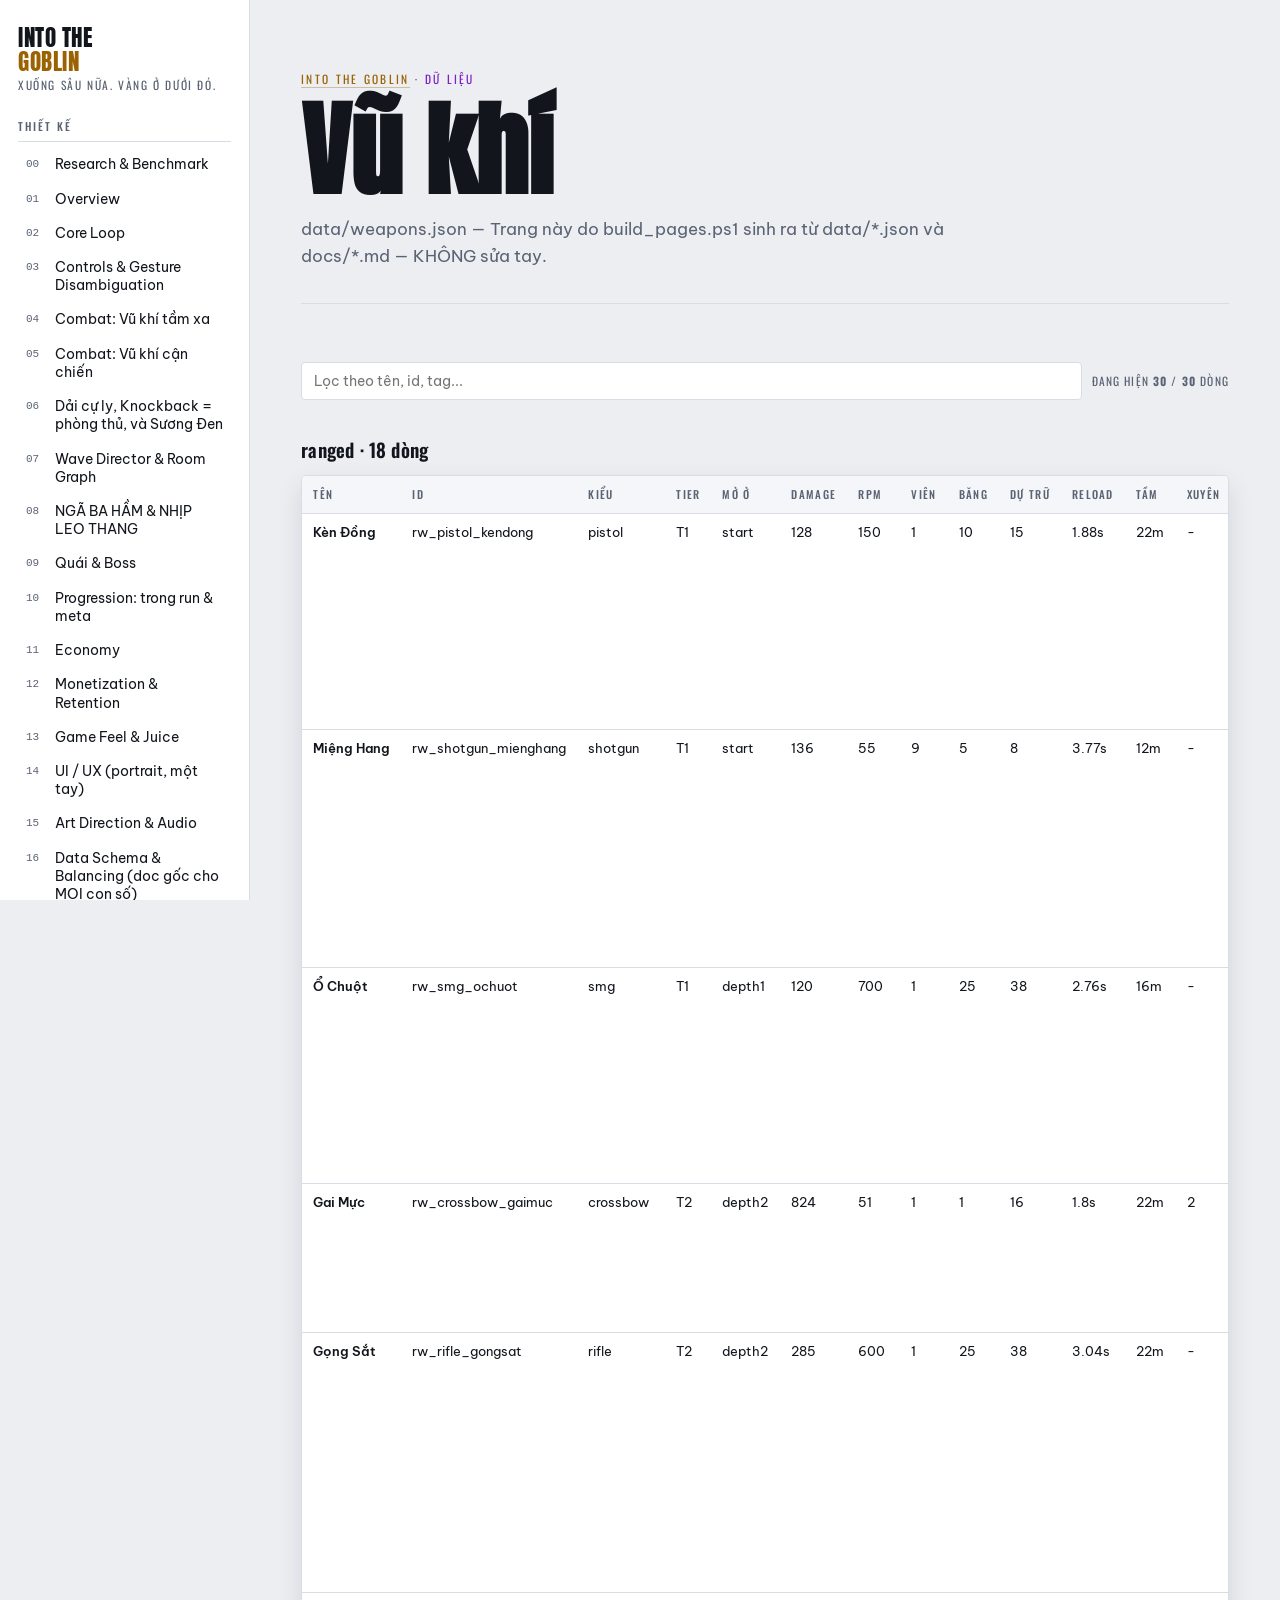
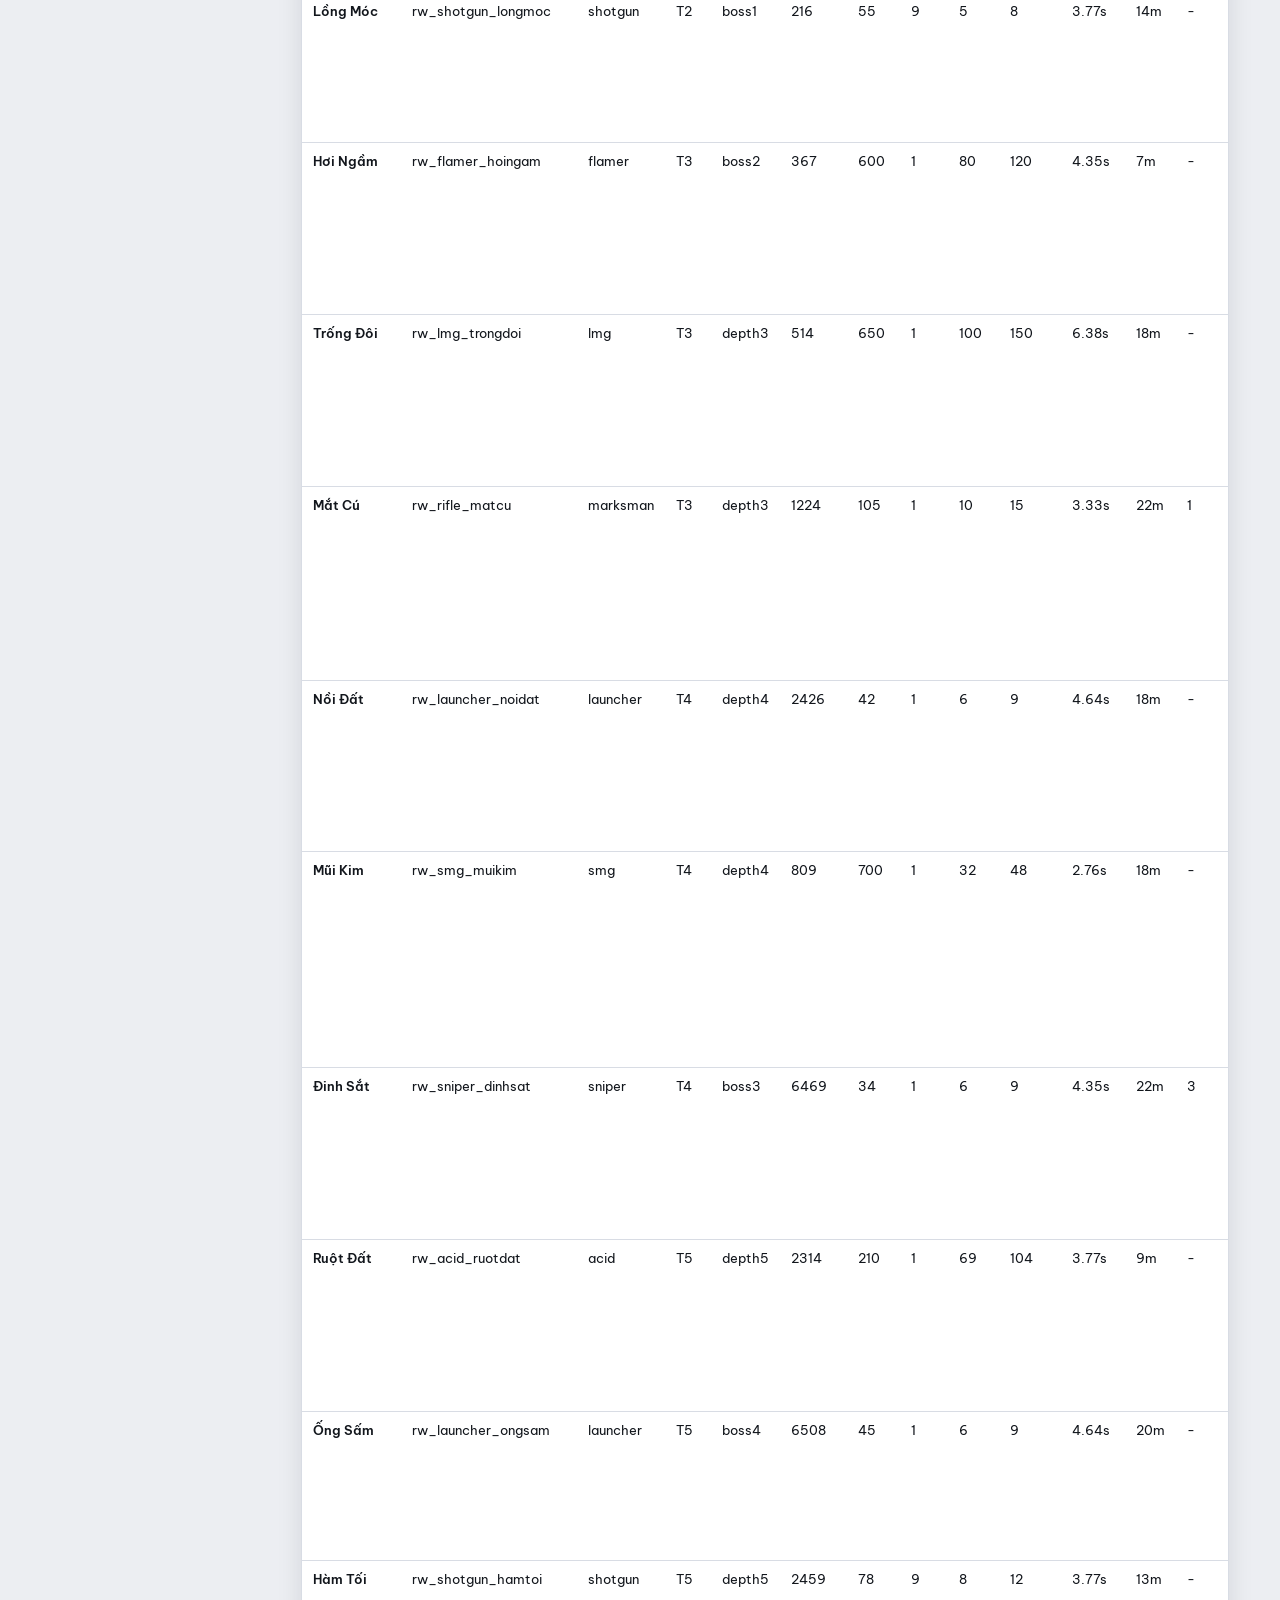
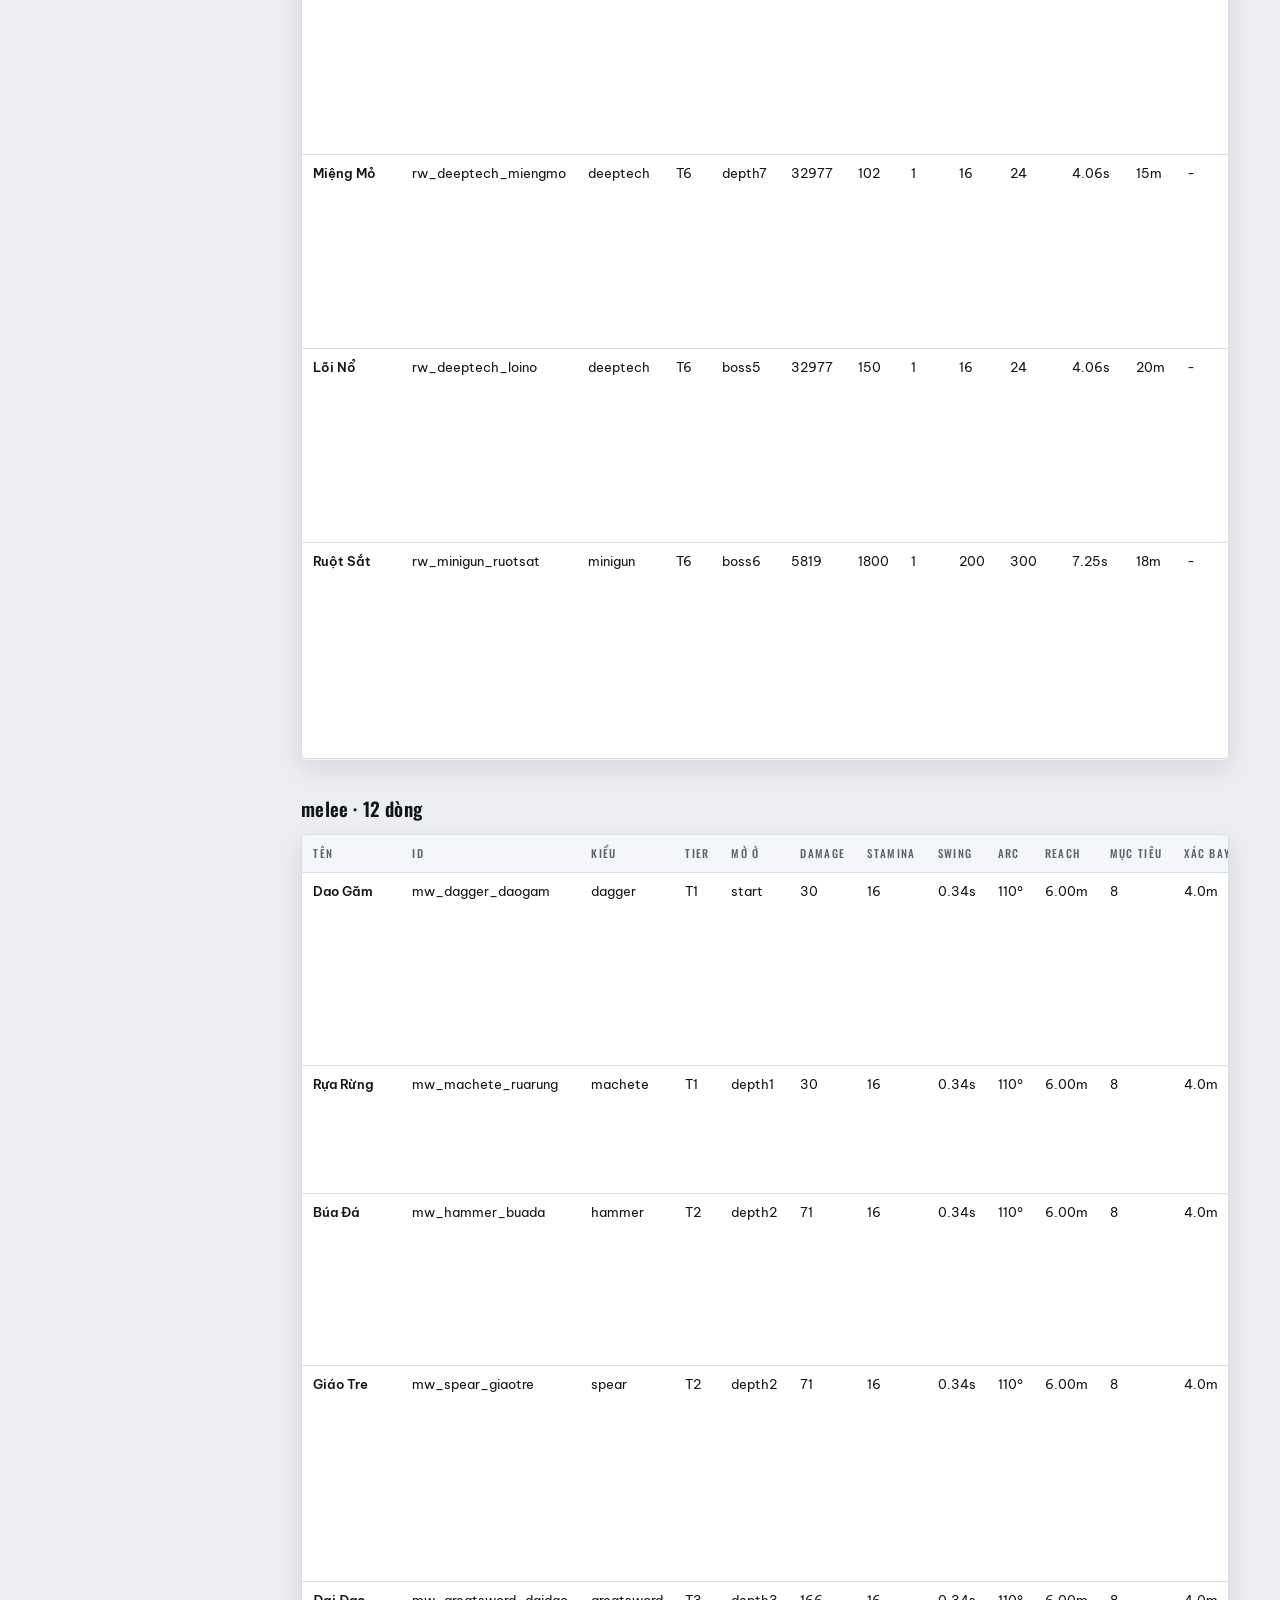
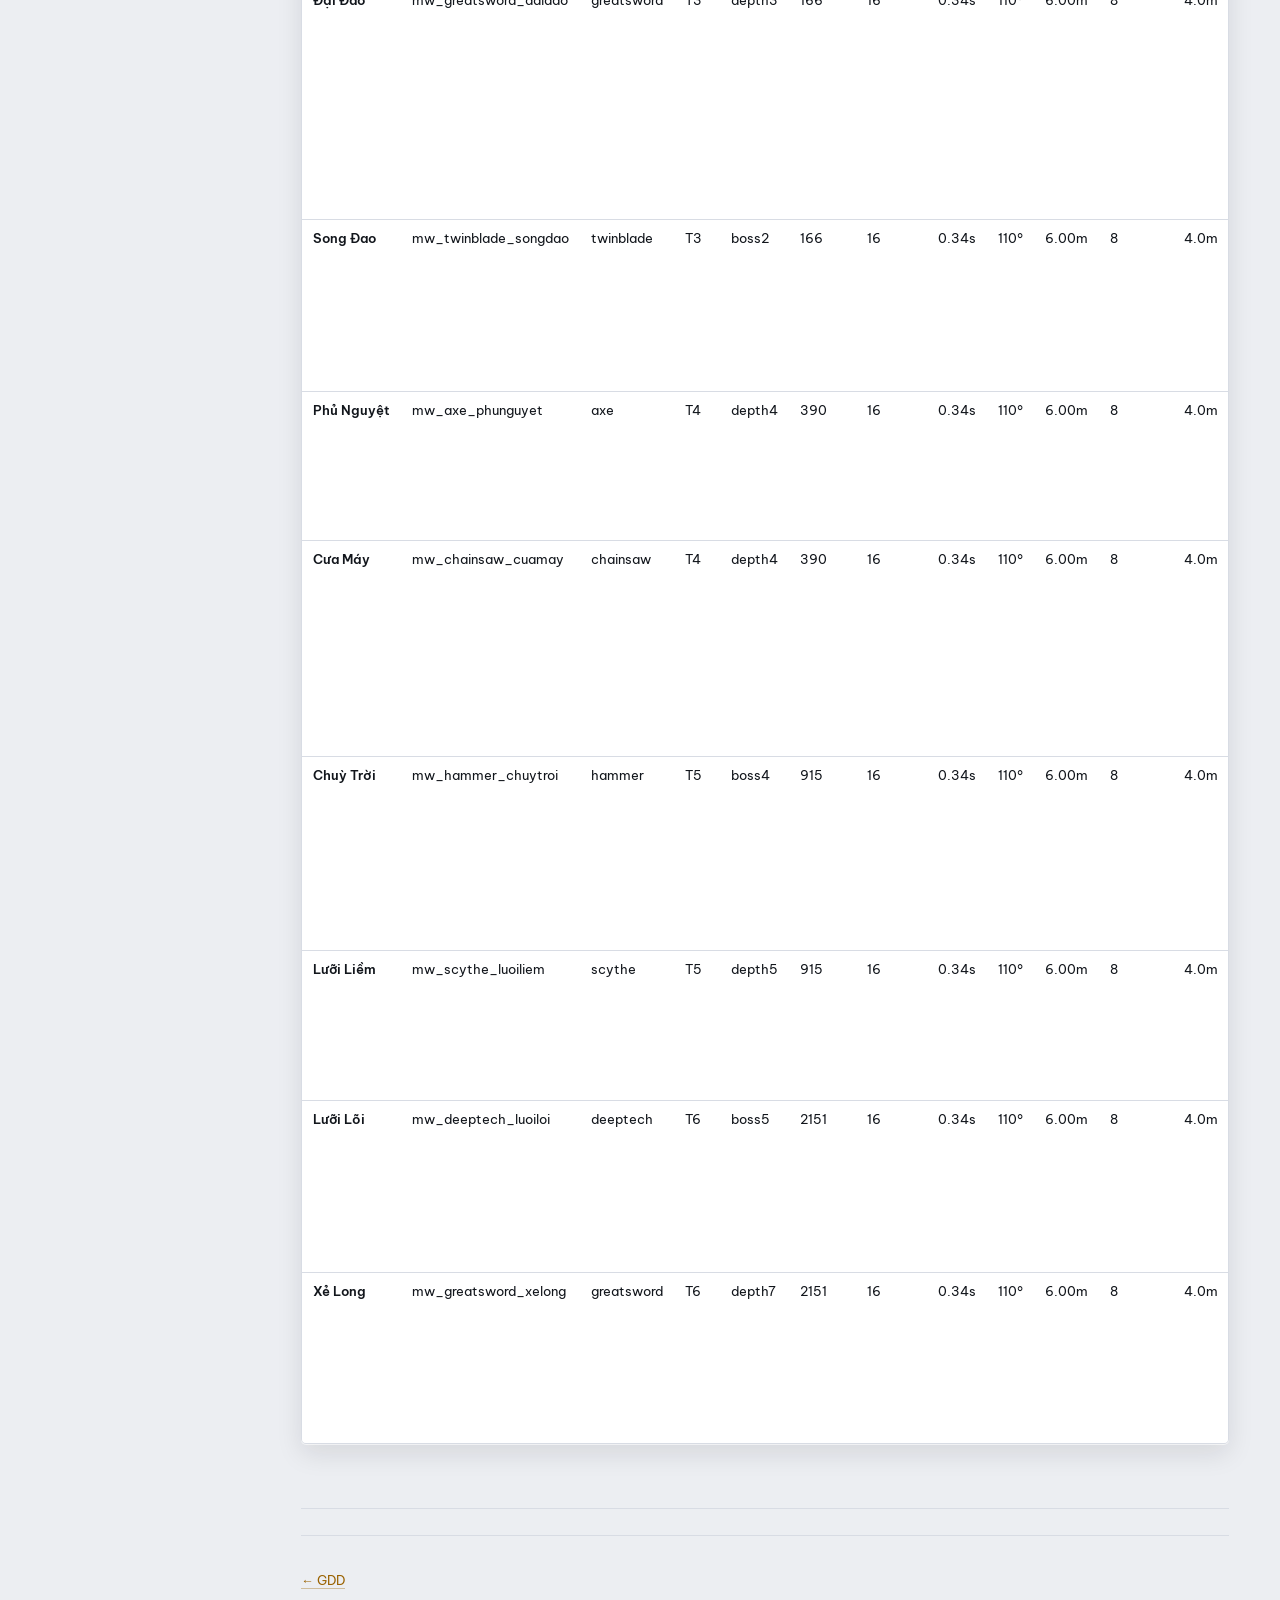
<file: weapons.html>
<!DOCTYPE html>
<html lang="vi">
<head>
<meta charset="utf-8" />
<meta name="viewport" content="width=device-width, initial-scale=1" />
<title>Vũ khí | Into the Goblin</title>
<style>
@import url("https://fonts.googleapis.com/css2?family=Anton&family=Oswald:wght@400;500;600&family=Be+Vietnam+Pro:ital,wght@0,300;0,400;0,600;0,700;1,400&display=swap");
:root{
  --ground:#0B0D10; --surface:#141821; --surface2:#1B212C; --line:#262E3B;
  --ink:#E7E9ED; --muted:#8B93A2;
  --gold:#FFC53D; --gold-deep:#FF8A00; --bell:#B14CFF; --danger:#FF4438; --ok:#3ED598;
  --shadow:0 1px 0 rgba(255,255,255,.03), 0 12px 32px rgba(0,0,0,.45);
  --rail:250px;
  --f-disp:"Anton",Impact,"Arial Narrow Bold",sans-serif;
  --f-lab:"Oswald","Arial Narrow",sans-serif;
  --f-body:"Be Vietnam Pro",-apple-system,Segoe UI,Roboto,sans-serif;
  --f-mono:ui-monospace,SFMono-Regular,Menlo,Consolas,monospace;
}
:root:not([data-theme="light"]){ color-scheme:dark; }
@media (prefers-color-scheme: light){
  :root:not([data-theme="dark"]){
    --ground:#ECEEF2; --surface:#FFFFFF; --surface2:#F5F6F9; --line:#D8DCE4;
    --ink:#12161C; --muted:#5A6373;
    --gold:#9A6200; --gold-deep:#C07800; --bell:#7A21C7; --danger:#C42B20; --ok:#0E7C55;
    --shadow:0 1px 0 rgba(255,255,255,.6), 0 10px 26px rgba(16,22,32,.10);
    color-scheme:light;
  }
}
:root[data-theme="light"]{
  --ground:#ECEEF2; --surface:#FFFFFF; --surface2:#F5F6F9; --line:#D8DCE4;
  --ink:#12161C; --muted:#5A6373;
  --gold:#9A6200; --gold-deep:#C07800; --bell:#7A21C7; --danger:#C42B20; --ok:#0E7C55;
  --shadow:0 1px 0 rgba(255,255,255,.6), 0 10px 26px rgba(16,22,32,.10);
  color-scheme:light;
}
*{box-sizing:border-box}
body{margin:0;background:var(--ground);color:var(--ink);font-family:var(--f-body);font-weight:400;line-height:1.65;-webkit-font-smoothing:antialiased}
a{color:var(--gold);text-decoration:none;border-bottom:1px solid color-mix(in srgb, var(--gold) 35%, transparent)}
a:hover{color:var(--gold-deep)}
a:focus-visible,button:focus-visible,input:focus-visible{outline:2px solid var(--bell);outline-offset:2px}
.wrap{display:grid;grid-template-columns:var(--rail) minmax(0,1fr);gap:0;min-height:100vh}
nav.rail{position:sticky;top:0;align-self:start;height:100vh;overflow-y:auto;padding:26px 18px 40px;border-right:1px solid var(--line);background:var(--surface)}
nav.rail .brand{font-family:var(--f-disp);font-size:23px;letter-spacing:.5px;line-height:1.05;color:var(--ink);margin:0 0 2px}
nav.rail .brand span{color:var(--gold)}
nav.rail .tag{font-family:var(--f-lab);font-size:11.5px;letter-spacing:.14em;text-transform:uppercase;color:var(--muted);margin:0 0 22px}
nav.rail h4{font-family:var(--f-lab);font-weight:500;font-size:11px;letter-spacing:.18em;text-transform:uppercase;color:var(--muted);margin:20px 0 8px;padding-bottom:6px;border-bottom:1px solid var(--line)}
nav.rail ol{list-style:none;margin:0;padding:0;display:flex;flex-direction:column;gap:1px}
nav.rail a{display:flex;gap:9px;padding:5px 8px;border-radius:5px;border:0;color:var(--ink);font-size:13.5px;line-height:1.35}
nav.rail a:hover{background:var(--surface2);color:var(--gold)}
nav.rail a .n{font-family:var(--f-mono);font-size:11px;color:var(--muted);padding-top:2px;min-width:20px}
main{min-width:0;padding:0 clamp(18px,4vw,60px) 90px}
header.hero{padding:70px 0 34px;border-bottom:1px solid var(--line);margin-bottom:14px}
header.hero .eyebrow{font-family:var(--f-lab);font-size:11.5px;letter-spacing:.2em;text-transform:uppercase;color:var(--bell);margin:0 0 14px}
header.hero h1{font-family:var(--f-disp);font-size:clamp(46px,8.4vw,104px);line-height:.92;letter-spacing:-.5px;margin:0;text-wrap:balance}
header.hero h1 em{font-style:normal;color:var(--gold)}
header.hero .sub{max-width:62ch;color:var(--muted);font-size:16.5px;margin:16px 0 0}
header.hero .quote{font-family:var(--f-lab);font-weight:400;font-size:15px;letter-spacing:.06em;color:var(--gold);margin:20px 0 0;padding-left:14px;border-left:3px solid var(--gold)}
.chips{display:flex;flex-wrap:wrap;gap:8px;margin:26px 0 0;padding:0;list-style:none}
.chips li{background:var(--surface);border:1px solid var(--line);border-radius:3px;padding:7px 11px;display:flex;gap:7px;align-items:baseline}
.chips b{font-family:var(--f-disp);font-size:19px;color:var(--gold);font-variant-numeric:tabular-nums}
.chips span{font-family:var(--f-lab);font-size:11px;letter-spacing:.11em;text-transform:uppercase;color:var(--muted)}
section.doc{padding:44px 0;border-bottom:1px solid var(--line);scroll-margin-top:14px}
section.doc>h2{font-family:var(--f-disp);font-size:clamp(27px,3.4vw,40px);line-height:1.06;margin:0 0 4px;text-wrap:balance}
section.doc>.docnum{font-family:var(--f-mono);font-size:12px;color:var(--bell);letter-spacing:.1em;margin:0 0 6px}
section.doc>h2+.rule{height:2px;background:linear-gradient(90deg,var(--gold),transparent);margin:0 0 22px;max-width:220px}
.body{max-width:74ch}
.body.wide{max-width:none}
h3{font-family:var(--f-lab);font-weight:600;font-size:19px;letter-spacing:.01em;margin:34px 0 10px;color:var(--ink)}
h4{font-family:var(--f-lab);font-weight:500;font-size:15.5px;letter-spacing:.05em;text-transform:uppercase;color:var(--muted);margin:26px 0 8px}
h5{font-family:var(--f-lab);font-weight:600;font-size:14px;margin:20px 0 6px}
p{margin:0 0 13px}
ul,ol{margin:0 0 13px;padding-left:22px}
li{margin:0 0 5px}
li>.cont{display:block;color:var(--muted)}
strong{font-weight:700}
code{font-family:var(--f-mono);font-size:.87em;background:var(--surface2);border:1px solid var(--line);border-radius:3px;padding:1px 5px}
pre.ascii{font-family:var(--f-mono);font-size:12.2px;line-height:1.5;background:var(--surface);border:1px solid var(--line);border-left:3px solid var(--bell);border-radius:4px;padding:16px 18px;overflow-x:auto;margin:0 0 18px}
pre.ascii code{background:none;border:0;padding:0;font-size:inherit}
blockquote{margin:0 0 18px;padding:14px 18px;background:var(--surface);border-left:3px solid var(--gold);border-radius:0 4px 4px 0;color:var(--ink)}
blockquote p:last-child{margin:0}
hr{border:0;border-top:1px solid var(--line);margin:28px 0}
.tw{overflow-x:auto;margin:0 0 20px;border:1px solid var(--line);border-radius:5px;background:var(--surface);box-shadow:var(--shadow)}
table{border-collapse:collapse;width:100%;font-size:13.4px}
thead th{position:sticky;top:0;background:var(--surface2);font-family:var(--f-lab);font-weight:500;font-size:11px;letter-spacing:.12em;text-transform:uppercase;color:var(--muted);text-align:left;padding:9px 11px;border-bottom:1px solid var(--line);white-space:nowrap}
tbody td{padding:8px 11px;border-bottom:1px solid var(--line);vertical-align:top;font-variant-numeric:tabular-nums}
tbody tr:last-child td{border-bottom:0}
tbody tr:hover{background:var(--surface2)}
tbody td:first-child{font-weight:600;white-space:nowrap}
.filter{display:flex;gap:10px;align-items:center;flex-wrap:wrap;margin:0 0 14px}
.filter input{flex:1 1 240px;min-width:180px;background:var(--surface);color:var(--ink);border:1px solid var(--line);border-radius:4px;padding:9px 12px;font-family:var(--f-body);font-size:14px}
.filter .count{font-family:var(--f-lab);font-size:11.5px;letter-spacing:.1em;text-transform:uppercase;color:var(--muted)}
.ladder{display:flex;flex-direction:column;gap:3px;margin:0 0 12px;padding:18px;background:var(--surface);border:1px solid var(--line);border-radius:5px}
.rung{display:grid;grid-template-columns:38px 1fr 122px;gap:10px;align-items:center}
.rung .g{font-family:var(--f-mono);font-size:11.5px;color:var(--muted)}
.rung .bars{display:flex;flex-direction:column;gap:2px;min-width:0}
.rung .bar{display:block;height:7px;border-radius:1px;min-width:2px}
.bar.gold{background:linear-gradient(90deg,var(--gold),var(--gold-deep))}
.bar.bell{background:var(--bell);opacity:.75}
.rung .mult{font-family:var(--f-mono);font-size:11.5px;color:var(--ink);text-align:right;font-variant-numeric:tabular-nums}
.legend{font-size:12.5px;color:var(--muted)}
.legend .sw{display:inline-block;width:22px;height:7px;border-radius:1px;vertical-align:middle}
.legend .sw.gold{background:var(--gold)} .legend .sw.bell{background:var(--bell)}
.cards{display:grid;grid-template-columns:repeat(auto-fill,minmax(215px,1fr));gap:12px;margin:8px 0 0;padding:0;list-style:none}
.cards li{background:var(--surface);border:1px solid var(--line);border-radius:5px;padding:15px 16px}
.cards a{border:0;font-family:var(--f-lab);font-weight:600;font-size:15px;letter-spacing:.02em}
.cards p{margin:5px 0 0;font-size:12.8px;color:var(--muted)}
.stat{display:flex;gap:26px;flex-wrap:wrap;margin:0 0 20px;padding:16px 18px;background:var(--surface);border:1px solid var(--line);border-radius:5px}
.stat div{display:flex;flex-direction:column}
.stat b{font-family:var(--f-disp);font-size:26px;line-height:1;font-variant-numeric:tabular-nums}
.stat b.ok{color:var(--ok)} .stat b.warn{color:var(--gold)} .stat b.bad{color:var(--danger)}
.stat span{font-family:var(--f-lab);font-size:10.5px;letter-spacing:.14em;text-transform:uppercase;color:var(--muted);margin-top:4px}
footer{padding:34px 0 0;color:var(--muted);font-size:12.5px;border-top:1px solid var(--line);margin-top:26px}
.top{position:fixed;right:16px;bottom:16px;background:var(--surface);border:1px solid var(--line);border-radius:4px;padding:8px 12px;font-family:var(--f-lab);font-size:11px;letter-spacing:.12em;text-transform:uppercase;color:var(--muted)}
@media (max-width:900px){
  .wrap{grid-template-columns:1fr}
  nav.rail{position:static;height:auto;border-right:0;border-bottom:1px solid var(--line)}
  main{padding:0 18px 70px}
  header.hero{padding:34px 0 24px}
  .rung{grid-template-columns:32px 1fr 96px}
}
@media (prefers-reduced-motion:reduce){*{animation:none!important;transition:none!important}}
</style>
</head>
<body>
<div class="wrap">
<nav class="rail"><p class="brand">INTO THE<br /><span>GOBLIN</span></p><p class="tag">Xuống sâu nữa. Vàng ở dưới đó.</p>
<h4>Thiết kế</h4><ol>
<li><a href="GDD.html#doc-00"><span class="n">00</span><span>Research &amp; Benchmark</span></a></li>
<li><a href="GDD.html#doc-01"><span class="n">01</span><span>Overview</span></a></li>
<li><a href="GDD.html#doc-02"><span class="n">02</span><span>Core Loop</span></a></li>
<li><a href="GDD.html#doc-03"><span class="n">03</span><span>Controls &amp; Gesture Disambiguation</span></a></li>
<li><a href="GDD.html#doc-04"><span class="n">04</span><span>Combat: Vũ khí tầm xa</span></a></li>
<li><a href="GDD.html#doc-05"><span class="n">05</span><span>Combat: Vũ khí cận chiến</span></a></li>
<li><a href="GDD.html#doc-06"><span class="n">06</span><span>Dải cự ly, Knockback = phòng thủ, và Sương Đen</span></a></li>
<li><a href="GDD.html#doc-07"><span class="n">07</span><span>Wave Director &amp; Room Graph</span></a></li>
<li><a href="GDD.html#doc-08"><span class="n">08</span><span>NGÃ BA HẦM &amp; NHỊP LEO THANG</span></a></li>
<li><a href="GDD.html#doc-09"><span class="n">09</span><span>Quái &amp; Boss</span></a></li>
<li><a href="GDD.html#doc-10"><span class="n">10</span><span>Progression: trong run &amp; meta</span></a></li>
<li><a href="GDD.html#doc-11"><span class="n">11</span><span>Economy</span></a></li>
<li><a href="GDD.html#doc-12"><span class="n">12</span><span>Monetization &amp; Retention</span></a></li>
<li><a href="GDD.html#doc-13"><span class="n">13</span><span>Game Feel &amp; Juice</span></a></li>
<li><a href="GDD.html#doc-14"><span class="n">14</span><span>UI / UX (portrait, một tay)</span></a></li>
<li><a href="GDD.html#doc-15"><span class="n">15</span><span>Art Direction &amp; Audio</span></a></li>
<li><a href="GDD.html#doc-16"><span class="n">16</span><span>Data Schema &amp; Balancing (doc gốc cho MỌI con số)</span></a></li>
<li><a href="GDD.html#doc-17"><span class="n">17</span><span>Production Roadmap, Playtest &amp; Risk</span></a></li>
<li><a href="GDD.html#doc-18"><span class="n">18</span><span>Prototype three.js (playable)</span></a></li>
</ol>
<h4>Dữ liệu</h4><ol>
<li><a href="weapons.html"><span class="n">&#9679;</span><span>Vũ khí</span></a></li>
<li><a href="enemies.html"><span class="n">&#9679;</span><span>Quái &amp; Boss</span></a></li>
<li><a href="content.html"><span class="n">&#9679;</span><span>Hầm: Depth · Phòng · Wave</span></a></li>
<li><a href="meta.html"><span class="n">&#9679;</span><span>Thẻ · Bảo vật · Talent · Trại Mỏ</span></a></li>
<li><a href="economy.html"><span class="n">&#9679;</span><span>Kinh tế &amp; Kiếm tiền</span></a></li>
<li><a href="feel.html"><span class="n">&#9679;</span><span>Game Feel &amp; Điều khiển</span></a></li>
</ol>
<h4>Kiểm tra</h4><ol>
<li><a href="audit_report.md"><span class="n">&#9679;</span><span>audit_report.md</span></a></li>
<li><a href="balance_report.md"><span class="n">&#9679;</span><span>balance_report.md</span></a></li>
</ol></nav>

<main><header class="hero"><p class="eyebrow"><a href="GDD.html">INTO THE GOBLIN</a> &middot; Dữ liệu</p>
<h1>Vũ khí</h1><p class="sub">data/weapons.json &mdash; Trang này do build_pages.ps1 sinh ra từ data/*.json và docs/*.md — KHÔNG sửa tay.</p></header>
<section class="doc"><div class="filter"><input id="q" type="search" placeholder="Lọc theo tên, id, tag..." /><span class="count">Đang hiện <b id="qc"></b> dòng</span></div>
<h3>ranged &middot; 18 dòng</h3>
<div class="tw" data-table="ranged"><table>
<thead><tr><th>Tên</th><th>ID</th><th>Kiểu</th><th>Tier</th><th>Mở ở</th><th>Damage</th><th>RPM</th><th>Viên</th><th>Băng</th><th>Dự trữ</th><th>Reload</th><th>Tầm</th><th>Xuyên</th><th>Knockback</th><th>Crit</th><th>DPS bền</th><th>Tag</th><th>Mô tả</th></tr></thead><tbody>
<tr data-hay="kèn đồng rw_pistol_kendong pistol t1 start 128 150 1 10 15 1.88s 22m - 0.35m x2.5 218 precision, starter ổ quay sáu viên han gỉ. một phát một mạng goblin — nếu ngươi nhắm."><td>Kèn Đồng</td><td>rw_pistol_kendong</td><td>pistol</td><td>T1</td><td>start</td><td>128</td><td>150</td><td>1</td><td>10</td><td>15</td><td>1.88s</td><td>22m</td><td>-</td><td>0.35m</td><td>x2.5</td><td>218</td><td>precision, starter</td><td>Ổ quay sáu viên han gỉ. Một phát một mạng goblin — nếu ngươi nhắm.</td></tr>
<tr data-hay="miệng hang rw_shotgun_mienghang shotgun t1 start 136 55 9 5 8 3.77s 12m - 1.6m x2.0 663 spacing, crowd, starter nòng cưa ngắn. công cụ dãn cách tốt nhất trong hầm: một phát là cả hàng đầu lùi lại."><td>Miệng Hang</td><td>rw_shotgun_mienghang</td><td>shotgun</td><td>T1</td><td>start</td><td>136</td><td>55</td><td>9</td><td>5</td><td>8</td><td>3.77s</td><td>12m</td><td>-</td><td>1.6m</td><td>x2.0</td><td>663</td><td>spacing, crowd, starter</td><td>Nòng cưa ngắn. Công cụ dãn cách tốt nhất trong hầm: một phát là cả hàng đầu lùi lại.</td></tr>
<tr data-hay="ổ chuột rw_smg_ochuot smg t1 depth1 120 700 1 25 38 2.76s 16m - 0.15m x2.0 612 sustain, holddrag bắn như chuột gặm. giữ và rê ngón — để dành nhắm cho khẩu khác."><td>Ổ Chuột</td><td>rw_smg_ochuot</td><td>smg</td><td>T1</td><td>depth1</td><td>120</td><td>700</td><td>1</td><td>25</td><td>38</td><td>2.76s</td><td>16m</td><td>-</td><td>0.15m</td><td>x2.0</td><td>612</td><td>sustain, holddrag</td><td>Bắn như chuột gặm. Giữ và rê ngón — để dành nhắm cho khẩu khác.</td></tr>
<tr data-hay="gai mực rw_crossbow_gaimuc crossbow t2 depth2 824 51 1 1 16 1.8s 22m 2 1.1m x3.0 277 pierce, precision một mũi xuyên năm cái đầu. xếp hàng đi, lũ goblin."><td>Gai Mực</td><td>rw_crossbow_gaimuc</td><td>crossbow</td><td>T2</td><td>depth2</td><td>824</td><td>51</td><td>1</td><td>1</td><td>16</td><td>1.8s</td><td>22m</td><td>2</td><td>1.1m</td><td>x3.0</td><td>277</td><td>pierce, precision</td><td>Một mũi xuyên năm cái đầu. Xếp hàng đi, lũ goblin.</td></tr>
<tr data-hay="gọng sắt rw_rifle_gongsat rifle t2 depth2 285 600 1 25 38 3.04s 22m - 0.4m x2.5 1286 allround, midband khẩu không có nhược điểm và cũng không có gì đặc biệt. đó là điểm mạnh của nó."><td>Gọng Sắt</td><td>rw_rifle_gongsat</td><td>rifle</td><td>T2</td><td>depth2</td><td>285</td><td>600</td><td>1</td><td>25</td><td>38</td><td>3.04s</td><td>22m</td><td>-</td><td>0.4m</td><td>x2.5</td><td>1286</td><td>allround, midband</td><td>Khẩu không có nhược điểm và cũng không có gì đặc biệt. Đó là điểm mạnh của nó.</td></tr>
<tr data-hay="lồng móc rw_shotgun_longmoc shotgun t2 boss1 216 55 9 5 8 3.77s 14m - 1.9m x2.0 1054 spacing, crowd lên quy lát nghe như xương gãy. đẩy lùi cả một cửa vòm."><td>Lồng Móc</td><td>rw_shotgun_longmoc</td><td>shotgun</td><td>T2</td><td>boss1</td><td>216</td><td>55</td><td>9</td><td>5</td><td>8</td><td>3.77s</td><td>14m</td><td>-</td><td>1.9m</td><td>x2.0</td><td>1054</td><td>spacing, crowd</td><td>Lên quy lát nghe như xương gãy. Đẩy lùi cả một cửa vòm.</td></tr>
<tr data-hay="hơi ngầm rw_flamer_hoingam flamer t3 boss2 367 600 1 80 120 4.35s 7m - 0.0m x1.0 2377 dot, areadenial, nokb không đẩy được ai. nhưng lửa lan, và cả hành lang cháy theo."><td>Hơi Ngầm</td><td>rw_flamer_hoingam</td><td>flamer</td><td>T3</td><td>boss2</td><td>367</td><td>600</td><td>1</td><td>80</td><td>120</td><td>4.35s</td><td>7m</td><td>-</td><td>0.0m</td><td>x1.0</td><td>2377</td><td>dot, areadenial, nokb</td><td>Không đẩy được ai. Nhưng lửa lan, và cả hành lang cháy theo.</td></tr>
<tr data-hay="trống đôi rw_lmg_trongdoi lmg t3 depth3 514 650 1 100 150 6.38s 18m - 0.2m x1.8 3293 sustain, holddrag, crowd sáu mươi viên trong một băng trống. rê ngón qua cả wave, đừng thả."><td>Trống Đôi</td><td>rw_lmg_trongdoi</td><td>lmg</td><td>T3</td><td>depth3</td><td>514</td><td>650</td><td>1</td><td>100</td><td>150</td><td>6.38s</td><td>18m</td><td>-</td><td>0.2m</td><td>x1.8</td><td>3293</td><td>sustain, holddrag, crowd</td><td>Sáu mươi viên trong một băng trống. Rê ngón qua cả wave, đừng thả.</td></tr>
<tr data-hay="mắt cú rw_rifle_matcu marksman t3 depth3 1224 105 1 10 15 3.33s 22m 1 0.7m x3.0 1353 precision, headshot dành cho kẻ thích tap từng phát. headshot x3 và không tha ai."><td>Mắt Cú</td><td>rw_rifle_matcu</td><td>marksman</td><td>T3</td><td>depth3</td><td>1224</td><td>105</td><td>1</td><td>10</td><td>15</td><td>3.33s</td><td>22m</td><td>1</td><td>0.7m</td><td>x3.0</td><td>1353</td><td>precision, headshot</td><td>Dành cho kẻ thích tap từng phát. Headshot x3 và không tha ai.</td></tr>
<tr data-hay="nồi đất rw_launcher_noidat launcher t4 depth4 2426 42 1 6 9 4.64s 18m - 2.4m x1.5 1102 aoe, spacing, wavewipe nồi thuốc nổ ném bằng ống. đạn cực ít — mỗi phát phải đáng."><td>Nồi Đất</td><td>rw_launcher_noidat</td><td>launcher</td><td>T4</td><td>depth4</td><td>2426</td><td>42</td><td>1</td><td>6</td><td>9</td><td>4.64s</td><td>18m</td><td>-</td><td>2.4m</td><td>x1.5</td><td>1102</td><td>aoe, spacing, wavewipe</td><td>Nồi thuốc nổ ném bằng ống. Đạn cực ít — mỗi phát phải đáng.</td></tr>
<tr data-hay="mũi kim rw_smg_muikim smg t4 depth4 809 700 1 32 48 2.76s 18m - 0.1m x2.2 4704 sustain, crit nghìn mốt phát một phút. băng đạn bay hơi trước khi ngươi kịp nghĩ."><td>Mũi Kim</td><td>rw_smg_muikim</td><td>smg</td><td>T4</td><td>depth4</td><td>809</td><td>700</td><td>1</td><td>32</td><td>48</td><td>2.76s</td><td>18m</td><td>-</td><td>0.1m</td><td>x2.2</td><td>4704</td><td>sustain, crit</td><td>Nghìn mốt phát một phút. Băng đạn bay hơi trước khi ngươi kịp nghĩ.</td></tr>
<tr data-hay="đinh sắt rw_sniper_dinhsat sniper t4 boss3 6469 34 1 6 9 4.35s 22m 3 1.4m x4.0 2598 pierce, precision, boss xuyên tám con một phát và ghim con cuối vào tường."><td>Đinh Sắt</td><td>rw_sniper_dinhsat</td><td>sniper</td><td>T4</td><td>boss3</td><td>6469</td><td>34</td><td>1</td><td>6</td><td>9</td><td>4.35s</td><td>22m</td><td>3</td><td>1.4m</td><td>x4.0</td><td>2598</td><td>pierce, precision, boss</td><td>Xuyên tám con một phát và ghim con cuối vào tường.</td></tr>
<tr data-hay="ruột đất rw_acid_ruotdat acid t5 depth5 2314 210 1 69 104 3.77s 9m - 0.05m x1.0 6799 dot, areadenial, armorbreak axit ăn qua giáp. goblin khiên không còn là vấn đề."><td>Ruột Đất</td><td>rw_acid_ruotdat</td><td>acid</td><td>T5</td><td>depth5</td><td>2314</td><td>210</td><td>1</td><td>69</td><td>104</td><td>3.77s</td><td>9m</td><td>-</td><td>0.05m</td><td>x1.0</td><td>6799</td><td>dot, areadenial, armorbreak</td><td>Axit ăn qua giáp. Goblin Khiên không còn là vấn đề.</td></tr>
<tr data-hay="ống sấm rw_launcher_ongsam launcher t5 boss4 6508 45 1 6 9 4.64s 20m - 2.8m x1.5 3089 aoe, spacing, wavewipe bắn ra tiếng sấm. xác bay hết về phía dải xa."><td>Ống Sấm</td><td>rw_launcher_ongsam</td><td>launcher</td><td>T5</td><td>boss4</td><td>6508</td><td>45</td><td>1</td><td>6</td><td>9</td><td>4.64s</td><td>20m</td><td>-</td><td>2.8m</td><td>x1.5</td><td>3089</td><td>aoe, spacing, wavewipe</td><td>Bắn ra tiếng sấm. Xác bay hết về phía Dải Xa.</td></tr>
<tr data-hay="hàm tối rw_shotgun_hamtoi shotgun t5 depth5 2459 78 9 8 12 3.77s 13m - 1.5m x2.0 17841 spacing, crowd, auto shotgun tự động. giữ ngón và cả dải cận chiến biến thành sương."><td>Hàm Tối</td><td>rw_shotgun_hamtoi</td><td>shotgun</td><td>T5</td><td>depth5</td><td>2459</td><td>78</td><td>9</td><td>8</td><td>12</td><td>3.77s</td><td>13m</td><td>-</td><td>1.5m</td><td>x2.0</td><td>17841</td><td>spacing, crowd, auto</td><td>Shotgun tự động. Giữ ngón và cả dải Cận chiến biến thành sương.</td></tr>
<tr data-hay="miệng mỏ rw_deeptech_miengmo deeptech t6 depth7 32977 102 1 16 24 4.06s 15m - 2.2m x2.0 39166 gold, spacing, crowd nạp bằng vàng thay vì đạn. bắn ra mười hai mảnh quặng nóng đỏ."><td>Miệng Mỏ</td><td>rw_deeptech_miengmo</td><td>deeptech</td><td>T6</td><td>depth7</td><td>32977</td><td>102</td><td>1</td><td>16</td><td>24</td><td>4.06s</td><td>15m</td><td>-</td><td>2.2m</td><td>x2.0</td><td>39166</td><td>gold, spacing, crowd</td><td>Nạp bằng vàng thay vì đạn. Bắn ra mười hai mảnh quặng nóng đỏ.</td></tr>
<tr data-hay="lõi nổ rw_deeptech_loino deeptech t6 boss5 32977 150 1 16 24 4.06s 20m - 1.2m x2.5 50443 depth, scaling mỗi depth xuống sâu cho khẩu này +9% damage. càng sâu càng dữ."><td>Lõi Nổ</td><td>rw_deeptech_loino</td><td>deeptech</td><td>T6</td><td>boss5</td><td>32977</td><td>150</td><td>1</td><td>16</td><td>24</td><td>4.06s</td><td>20m</td><td>-</td><td>1.2m</td><td>x2.5</td><td>50443</td><td>depth, scaling</td><td>Mỗi Depth xuống sâu cho khẩu này +9% damage. Càng sâu càng dữ.</td></tr>
<tr data-hay="ruột sắt rw_minigun_ruotsat minigun t6 boss6 5819 1800 1 200 300 7.25s 18m - 0.25m x1.8 83626 sustain, holddrag, crowd một trăm năm mươi viên. bốn giây rưỡi reload — và đó là bốn giây rưỡi dùng dao."><td>Ruột Sắt</td><td>rw_minigun_ruotsat</td><td>minigun</td><td>T6</td><td>boss6</td><td>5819</td><td>1800</td><td>1</td><td>200</td><td>300</td><td>7.25s</td><td>18m</td><td>-</td><td>0.25m</td><td>x1.8</td><td>83626</td><td>sustain, holddrag, crowd</td><td>Một trăm năm mươi viên. Bốn giây rưỡi reload — và đó là bốn giây rưỡi dùng dao.</td></tr>
</tbody></table></div>

<h3>melee &middot; 12 dòng</h3>
<div class="tw" data-table="melee"><table>
<thead><tr><th>Tên</th><th>ID</th><th>Kiểu</th><th>Tier</th><th>Mở ở</th><th>Damage</th><th>Stamina</th><th>Swing</th><th>Arc</th><th>Reach</th><th>Mục tiêu</th><th>Xác bay</th><th>Knockback</th><th>Crit</th><th>DPS bền</th><th>Tag</th><th>Mô tả</th></tr></thead><tbody>
<tr data-hay="dao găm mw_dagger_daogam dagger t1 start 30 16 0.34s 110° 6.00m 8 4.0m 1.0m x2.5 116 cheap, starter rẻ stamina nhất. chém được nhiều mạng nhất trên mỗi thanh stamina."><td>Dao Găm</td><td>mw_dagger_daogam</td><td>dagger</td><td>T1</td><td>start</td><td>30</td><td>16</td><td>0.34s</td><td>110°</td><td>6.00m</td><td>8</td><td>4.0m</td><td>1.0m</td><td>x2.5</td><td>116</td><td>cheap, starter</td><td>Rẻ stamina nhất. Chém được nhiều mạng nhất trên mỗi thanh stamina.</td></tr>
<tr data-hay="rựa rừng mw_machete_ruarung machete t1 depth1 30 16 0.34s 110° 6.00m 8 4.0m 1.0m x2.5 116 allround, perfectslash ba con một nhát. cửa vào của chém hoàn hảo."><td>Rựa Rừng</td><td>mw_machete_ruarung</td><td>machete</td><td>T1</td><td>depth1</td><td>30</td><td>16</td><td>0.34s</td><td>110°</td><td>6.00m</td><td>8</td><td>4.0m</td><td>1.0m</td><td>x2.5</td><td>116</td><td>allround, perfectslash</td><td>Ba con một nhát. Cửa vào của Chém Hoàn Hảo.</td></tr>
<tr data-hay="búa đá mw_hammer_buada hammer t2 depth2 71 16 0.34s 110° 6.00m 8 4.0m 1.0m x2.5 276 shieldbreak, knockback bỏ qua khiên. goblin khiên tồn tại để cái búa này có việc làm."><td>Búa Đá</td><td>mw_hammer_buada</td><td>hammer</td><td>T2</td><td>depth2</td><td>71</td><td>16</td><td>0.34s</td><td>110°</td><td>6.00m</td><td>8</td><td>4.0m</td><td>1.0m</td><td>x2.5</td><td>276</td><td>shieldbreak, knockback</td><td>Bỏ qua khiên. Goblin Khiên tồn tại để cái búa này có việc làm.</td></tr>
<tr data-hay="giáo tre mw_spear_giaotre spear t2 depth2 71 16 0.34s 110° 6.00m 8 4.0m 1.0m x2.5 276 reach, safe, pierce tầm xa nhất trong các vũ khí cận chiến. chém mà không phải vào hẳn dải cận chiến."><td>Giáo Tre</td><td>mw_spear_giaotre</td><td>spear</td><td>T2</td><td>depth2</td><td>71</td><td>16</td><td>0.34s</td><td>110°</td><td>6.00m</td><td>8</td><td>4.0m</td><td>1.0m</td><td>x2.5</td><td>276</td><td>reach, safe, pierce</td><td>Tầm xa nhất trong các vũ khí cận chiến. Chém mà không phải vào hẳn dải Cận chiến.</td></tr>
<tr data-hay="đại đao mw_greatsword_daidao greatsword t3 depth3 166 16 0.34s 110° 6.00m 8 4.0m 1.0m x2.5 644 crowd, perfectslash, wavewipe một nhát quẹt, sáu goblin đứt đôi, xác bay theo hướng ngón tay. đây là cảnh trong trailer."><td>Đại Đao</td><td>mw_greatsword_daidao</td><td>greatsword</td><td>T3</td><td>depth3</td><td>166</td><td>16</td><td>0.34s</td><td>110°</td><td>6.00m</td><td>8</td><td>4.0m</td><td>1.0m</td><td>x2.5</td><td>644</td><td>crowd, perfectslash, wavewipe</td><td>Một nhát quẹt, sáu goblin đứt đôi, xác bay theo hướng ngón tay. Đây là cảnh trong trailer.</td></tr>
<tr data-hay="song đao mw_twinblade_songdao twinblade t3 boss2 166 16 0.34s 110° 6.00m 8 4.0m 1.0m x2.5 644 combo, cheap lên bậc combo nhanh gấp đôi. nhịp tay quyết định damage."><td>Song Đao</td><td>mw_twinblade_songdao</td><td>twinblade</td><td>T3</td><td>boss2</td><td>166</td><td>16</td><td>0.34s</td><td>110°</td><td>6.00m</td><td>8</td><td>4.0m</td><td>1.0m</td><td>x2.5</td><td>644</td><td>combo, cheap</td><td>Lên bậc combo nhanh gấp đôi. Nhịp tay quyết định damage.</td></tr>
<tr data-hay="phủ nguyệt mw_axe_phunguyet axe t4 depth4 390 16 0.34s 110° 6.00m 8 4.0m 1.0m x2.5 1514 allround, knockback, crowd lưỡi hình bán nguyệt. cân bằng giữa quét và đẩy."><td>Phủ Nguyệt</td><td>mw_axe_phunguyet</td><td>axe</td><td>T4</td><td>depth4</td><td>390</td><td>16</td><td>0.34s</td><td>110°</td><td>6.00m</td><td>8</td><td>4.0m</td><td>1.0m</td><td>x2.5</td><td>1514</td><td>allround, knockback, crowd</td><td>Lưỡi hình bán nguyệt. Cân bằng giữa quét và đẩy.</td></tr>
<tr data-hay="cưa máy mw_chainsaw_cuamay chainsaw t4 depth4 390 16 0.34s 110° 6.00m 8 4.0m 1.0m x2.5 1514 hold, sustain, gore không quẹt — giữ. tiêu stamina theo giây, cắt liên tục, máu ngập màn hình."><td>Cưa Máy</td><td>mw_chainsaw_cuamay</td><td>chainsaw</td><td>T4</td><td>depth4</td><td>390</td><td>16</td><td>0.34s</td><td>110°</td><td>6.00m</td><td>8</td><td>4.0m</td><td>1.0m</td><td>x2.5</td><td>1514</td><td>hold, sustain, gore</td><td>Không quẹt — giữ. Tiêu stamina theo giây, cắt liên tục, máu ngập màn hình.</td></tr>
<tr data-hay="chuỳ trời mw_hammer_chuytroi hammer t5 boss4 915 16 0.34s 110° 6.00m 8 4.0m 1.0m x2.5 3551 knockback, shieldbreak, burst knockback mạnh nhất game. xác bay mười một mét và kéo cả hàng sau theo."><td>Chuỳ Trời</td><td>mw_hammer_chuytroi</td><td>hammer</td><td>T5</td><td>boss4</td><td>915</td><td>16</td><td>0.34s</td><td>110°</td><td>6.00m</td><td>8</td><td>4.0m</td><td>1.0m</td><td>x2.5</td><td>3551</td><td>knockback, shieldbreak, burst</td><td>Knockback mạnh nhất game. Xác bay mười một mét và kéo cả hàng sau theo.</td></tr>
<tr data-hay="lưỡi liềm mw_scythe_luoiliem scythe t5 depth5 915 16 0.34s 110° 6.00m 8 4.0m 1.0m x2.5 3551 crowd, perfectslash, wavewipe gần như một vòng tròn. chém hoàn hảo gần như mọi nhát."><td>Lưỡi Liềm</td><td>mw_scythe_luoiliem</td><td>scythe</td><td>T5</td><td>depth5</td><td>915</td><td>16</td><td>0.34s</td><td>110°</td><td>6.00m</td><td>8</td><td>4.0m</td><td>1.0m</td><td>x2.5</td><td>3551</td><td>crowd, perfectslash, wavewipe</td><td>Gần như một vòng tròn. Chém Hoàn Hảo gần như mọi nhát.</td></tr>
<tr data-hay="lưỡi lõi mw_deeptech_luoiloi deeptech t6 boss5 2151 16 0.34s 110° 6.00m 8 4.0m 1.0m x2.5 8349 depth, stamina, scaling từ depth 5 trở xuống, mỗi mạng chém hồi 6 stamina. càng sâu càng bền."><td>Lưỡi Lõi</td><td>mw_deeptech_luoiloi</td><td>deeptech</td><td>T6</td><td>boss5</td><td>2151</td><td>16</td><td>0.34s</td><td>110°</td><td>6.00m</td><td>8</td><td>4.0m</td><td>1.0m</td><td>x2.5</td><td>8349</td><td>depth, stamina, scaling</td><td>Từ Depth 5 trở xuống, mỗi mạng chém hồi 6 stamina. Càng sâu càng bền.</td></tr>
<tr data-hay="xẻ long mw_greatsword_xelong greatsword t6 depth7 2151 16 0.34s 110° 6.00m 8 4.0m 1.0m x2.5 8349 crowd, perfectslash, wavewipe, endgame tám con một nhát. hầm không đủ rộng cho đường quẹt của nó."><td>Xẻ Long</td><td>mw_greatsword_xelong</td><td>greatsword</td><td>T6</td><td>depth7</td><td>2151</td><td>16</td><td>0.34s</td><td>110°</td><td>6.00m</td><td>8</td><td>4.0m</td><td>1.0m</td><td>x2.5</td><td>8349</td><td>crowd, perfectslash, wavewipe, endgame</td><td>Tám con một nhát. Hầm không đủ rộng cho đường quẹt của nó.</td></tr>
</tbody></table></div>

</section><footer><p><a href="GDD.html">&larr; GDD</a></p></footer></main></div>
<script>
(function(){
  var inp=document.getElementById('q');if(!inp)return;
  var out=document.getElementById('qc');
  function run(){
    var v=inp.value.trim().toLowerCase(),shown=0,total=0;
    document.querySelectorAll('tbody tr[data-hay]').forEach(function(tr){
      total++;var hit=!v||tr.getAttribute('data-hay').indexOf(v)>-1;
      tr.style.display=hit?'':'none';if(hit)shown++;
    });
    if(out)out.textContent=shown+' / '+total;
  }
  inp.addEventListener('input',run);run();
})();
</script>

</body>
</html>
</file>
